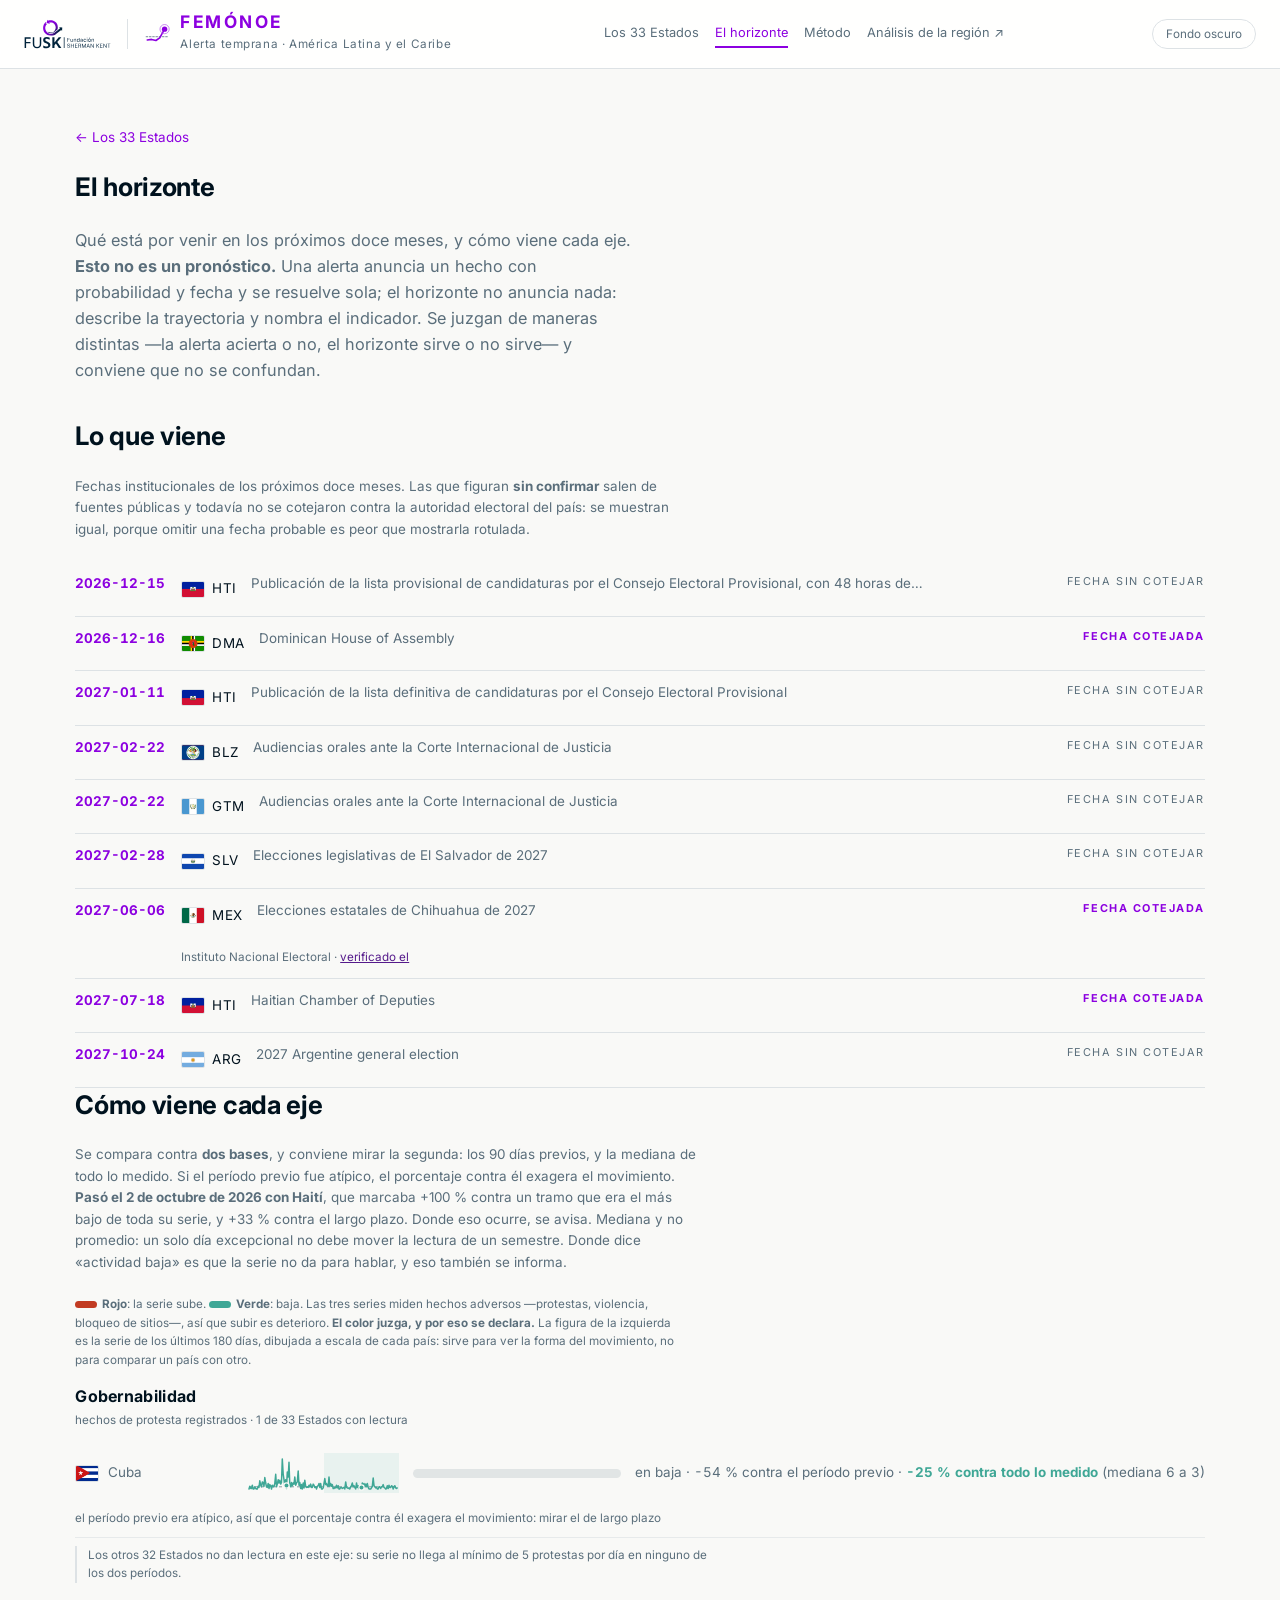
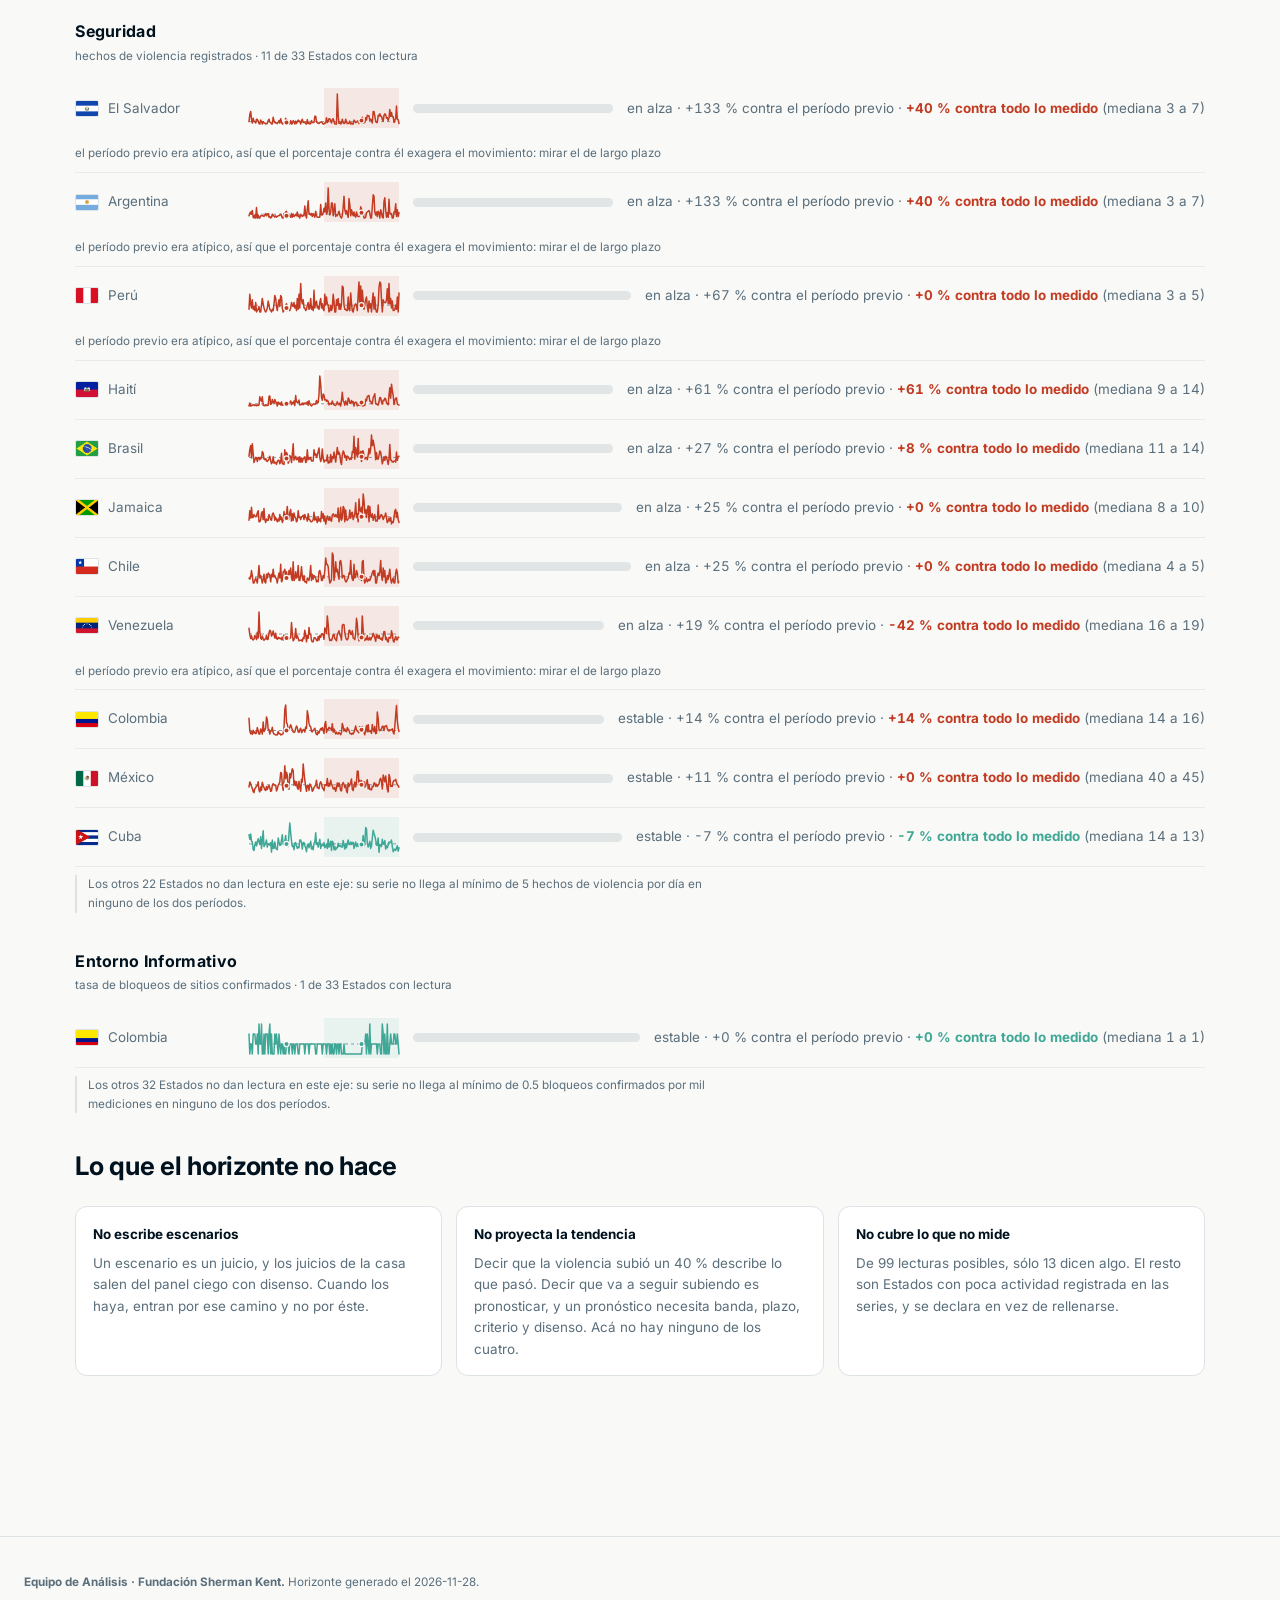
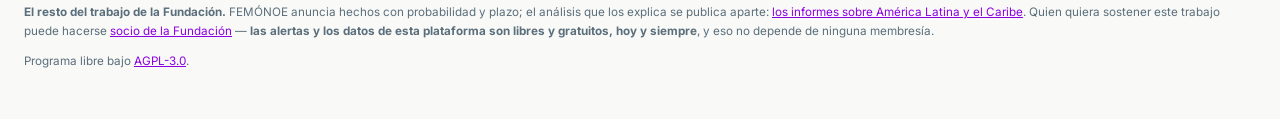
<file: horizonte.html>
<!doctype html>
<html lang="es">
<head>
<meta charset="utf-8">
<meta name="viewport" content="width=device-width, initial-scale=1">
<!-- Medicion. Es la MISMA etiqueta de la Fundacion que ya usa SIWA: una sola
     propiedad y un solo flujo para las tres plataformas, que se separan despues
     por nombre de host. Si la propiedad cambia, se cambia SOLO esta linea.
     * anonymize_ip: la IP del visitante se recorta antes de guardarse.
     * linker.domains nombra los CUATRO dominios de la casa. Sin eso, un salto
       entre plataformas crea un usuario nuevo y una sesion nueva, y el dato de
       que las plataformas se alimentan entre si no se podria demostrar.
     * El evento de entrada NO se dispara aca. La casa lo crea del lado de
       Analytics, como `siwa_entrada`, a partir de page_view y la direccion.
     * PENDIENTE DE LA DIRECCION: esto instala cookies de medicion; corresponde
       el aviso de privacidad y el consentimiento (Ley 25.326). -->
<script>
  window.FEMONOE_GA = "G-L9ZDDH81GB";
</script>
<script async src="https://www.googletagmanager.com/gtag/js?id=G-L9ZDDH81GB"></script>
<script>
  window.dataLayer = window.dataLayer || [];
  function gtag(){dataLayer.push(arguments);}
  gtag('js', new Date());
  gtag('config', window.FEMONOE_GA, {
    anonymize_ip: true,
    linker: { domains: ['fundacionkent.org', 'siwa.fundacionkent.org',
                        'femonoe.fundacionkent.org', 'ysyry.fundacionkent.org'] }
  });
</script>
<title>El horizonte · FEMÓNOE</title>
<meta name="description" content="Lo que viene en los 33 Estados: calendario institucional, cómo viene cada eje y qué está mirando la plataforma.">
<!-- Cómo se ve el enlace al compartirse. La tarjeta la genera
     `herramientas/tarjeta_redes.py` con la paleta del manual: no es un PNG
     suelto que alguien dibujó una vez. -->
<meta property="og:type" content="website">
<meta property="og:site_name" content="FEMÓNOE · Fundación Sherman Kent">
<meta property="og:locale" content="es_AR">
<meta property="og:title" content="El horizonte · FEMÓNOE">
<meta property="og:description" content="Lo que viene en los 33 Estados: calendario institucional, cómo viene cada eje y qué está mirando la plataforma.">
<link rel="canonical" href="https://femonoe.fundacionkent.org/horizonte.html">
<meta property="og:url" content="https://femonoe.fundacionkent.org/horizonte.html">
<meta property="og:image" content="https://femonoe.fundacionkent.org/marca/femonoe-compartir.png?v=b9ab0bce">
<meta property="og:image:width" content="1200">
<meta property="og:image:height" content="630">
<meta property="og:image:alt" content="FEMÓNOE · alerta temprana para América Latina y el Caribe">
<meta name="twitter:card" content="summary_large_image">
<meta name="twitter:title" content="El horizonte · FEMÓNOE">
<meta name="twitter:description" content="Lo que viene en los 33 Estados: calendario institucional, cómo viene cada eje y qué está mirando la plataforma.">
<meta name="twitter:image" content="https://femonoe.fundacionkent.org/marca/femonoe-compartir.png?v=b9ab0bce">
<meta name="description" content="Qué viene en los próximos doce meses en América
  Latina y el Caribe, y cómo viene cada eje. No es un pronóstico: es qué mirar.">
<link rel="preconnect" href="https://fonts.gstatic.com" crossorigin>
<link rel="stylesheet" href="https://fonts.googleapis.com/css2?family=Inter:wght@400;500;700&display=swap">
<link rel="stylesheet" href="estilos.css?v=2e6076b7">
</head>
<body>

<div class="franja">
  <div class="marca">
    <a href="https://fundacionkent.org/?utm_source=femonoe&amp;utm_medium=referral&amp;utm_campaign=tablero" target="_blank" rel="noopener"
       title="Ir a la web de la Fundación Sherman Kent">
      <img class="logo claro" src="marca/fusk-lockup-color.svg" alt="Fundación Sherman Kent">
      <img class="logo oscuro" src="marca/fusk-lockup-blanco.svg" alt="Fundación Sherman Kent"></a>
    <div class="sep"></div>
    <a class="nombre" href="index.html" title="Volver a la portada de FEMÓNOE">
      <img class="icono" src="marca/femonoe-marca.svg" alt="">
      <div><h1>FEMÓNOE</h1><small>Alerta temprana · América Latina y el Caribe</small></div>
    </a>
  </div>
  <nav class="franja-nav"><a href="index.html">Los 33 Estados</a>
    <span class="nav-aqui" aria-current="page">El horizonte</span>
    <a href="metodo.html">Método</a>
    <a href="https://fundacionkent.org/articulos/?utm_source=femonoe&amp;utm_medium=referral&amp;utm_campaign=franja" target="_blank" rel="noopener">Análisis de la región ↗</a></nav>
  <div class="franja-derecha">
    <button type="button" id="tema" class="tema" aria-pressed="false">Fondo oscuro</button>
  </div>
</div>

<main class="dictamen ancho">
  <a class="volver" href="index.html">&larr; Los 33 Estados</a>

  <div class="hero">
    <h2>El horizonte</h2>
    <p>Qué está por venir en los próximos doce meses, y cómo viene cada eje.
      <b>Esto no es un pronóstico.</b> Una alerta anuncia un hecho con
      probabilidad y fecha y se resuelve sola; el horizonte no anuncia nada:
      describe la trayectoria y nombra el indicador. Se juzgan de maneras
      distintas —la alerta acierta o no, el horizonte sirve o no sirve— y
      conviene que no se confundan.</p>
  </div>

  <h2>Lo que viene</h2>
  <p class="referencia">Fechas institucionales de los próximos doce meses. Las
    que figuran <b>sin confirmar</b> salen de fuentes públicas y todavía no se
    cotejaron contra la autoridad electoral del país: se muestran igual, porque
    omitir una fecha probable es peor que mostrarla rotulada.</p>
  <ul class="calendario"><li><time>2026-12-15</time><span class="pais"><img class="bandera" src="banderas/HTI.png" alt="" width="24" height="17" loading="lazy"><span class="iso">HTI</span></span><span class="que">Publicación de la lista provisional de candidaturas por el Consejo Electoral Provisional, con 48 horas de…</span><span class="sello porconf">fecha sin cotejar</span></li><li><time>2026-12-16</time><span class="pais"><img class="bandera" src="banderas/DMA.png" alt="" width="24" height="17" loading="lazy"><span class="iso">DMA</span></span><span class="que">Dominican House of Assembly</span><span class="sello ok">fecha cotejada</span></li><li><time>2027-01-11</time><span class="pais"><img class="bandera" src="banderas/HTI.png" alt="" width="24" height="17" loading="lazy"><span class="iso">HTI</span></span><span class="que">Publicación de la lista definitiva de candidaturas por el Consejo Electoral Provisional</span><span class="sello porconf">fecha sin cotejar</span></li><li><time>2027-02-22</time><span class="pais"><img class="bandera" src="banderas/BLZ.png" alt="" width="24" height="17" loading="lazy"><span class="iso">BLZ</span></span><span class="que">Audiencias orales ante la Corte Internacional de Justicia</span><span class="sello porconf">fecha sin cotejar</span></li><li><time>2027-02-22</time><span class="pais"><img class="bandera" src="banderas/GTM.png" alt="" width="24" height="17" loading="lazy"><span class="iso">GTM</span></span><span class="que">Audiencias orales ante la Corte Internacional de Justicia</span><span class="sello porconf">fecha sin cotejar</span></li><li><time>2027-02-28</time><span class="pais"><img class="bandera" src="banderas/SLV.png" alt="" width="24" height="17" loading="lazy"><span class="iso">SLV</span></span><span class="que">Elecciones legislativas de El Salvador de 2027</span><span class="sello porconf">fecha sin cotejar</span></li><li><time>2027-06-06</time><span class="pais"><img class="bandera" src="banderas/MEX.png" alt="" width="24" height="17" loading="lazy"><span class="iso">MEX</span></span><span class="que">Elecciones estatales de Chihuahua de 2027</span><span class="sello ok">fecha cotejada</span><span class="nota-fecha">Instituto Nacional Electoral · <a href="" target="_blank" rel="noopener">verificado el </a></span></li><li><time>2027-07-18</time><span class="pais"><img class="bandera" src="banderas/HTI.png" alt="" width="24" height="17" loading="lazy"><span class="iso">HTI</span></span><span class="que">Haitian Chamber of Deputies</span><span class="sello ok">fecha cotejada</span></li><li><time>2027-10-24</time><span class="pais"><img class="bandera" src="banderas/ARG.png" alt="" width="24" height="17" loading="lazy"><span class="iso">ARG</span></span><span class="que">2027 Argentine general election</span><span class="sello porconf">fecha sin cotejar</span></li></ul>

  <h2>Cómo viene cada eje</h2>
  <p class="referencia">Se compara contra <b>dos bases</b>, y conviene mirar la
    segunda: los 90 días previos, y la mediana de todo lo medido. Si el
    período previo fue atípico, el porcentaje contra él exagera el movimiento.
    <b>Pasó el 2 de octubre de 2026 con Haití</b>, que marcaba +100 % contra un
    tramo que era el más bajo de toda su serie, y +33 % contra el largo plazo.
    Donde eso ocurre, se avisa. Mediana y no promedio: un solo día excepcional no
    debe mover la lectura de un semestre. Donde dice «actividad baja» es que la
    serie no da para hablar, y eso también se informa.</p>
  <p class="leyenda-color"><span class="llave sube"></span><b>Rojo</b>: la serie
    sube. <span class="llave baja"></span><b>Verde</b>: baja. Las tres series
    miden hechos adversos —protestas, violencia, bloqueo de sitios—, así que
    subir es deterioro. <b>El color juzga, y por eso se declara.</b> La figura
    de la izquierda es la serie de los últimos 180 días, dibujada a escala de
    cada país: sirve para ver la forma del movimiento, no para comparar un país
    con otro.</p>
  <section class="bloque-eje"><h3>gobernabilidad</h3><p class="de-donde" title="serie: eventos_protesta">hechos de protesta registrados · 1 de 33 Estados con lectura</p><ul class="bandas"><li class="baja revela"><span class="banda"><img class="bandera" src="banderas/CUB.png" alt="" width="24" height="17" loading="lazy"><span>Cuba</span></span><svg class="chispa baja" viewBox="0 0 150 40" width="150" height="40" role="img"><title>Cuba · gobernabilidad. Los 180 días de la serie. El tramo sombreado es el período reciente, que se compara con el anterior: mediana 6 a 3. La línea punteada es la mediana de todo lo medido.</title><rect class="tramo" x="75.0" y="0" width="75.0" height="40"/><line class="mediana" x1="0" y1="33.8" x2="150" y2="33.8"/><polyline class="linea trazo" points="0.0,36.0 0.8,33.3 1.7,35.5 2.5,35.5 3.3,32.2 4.2,36.0 5.0,36.0 5.8,33.8 6.7,35.5 7.5,36.0 8.3,36.0 9.2,33.3 10.0,34.4 10.8,27.8 11.7,32.2 12.5,33.8 13.3,28.9 14.2,29.5 15.0,33.3 15.8,24.5 16.7,30.0 17.5,33.8 18.3,34.4 19.2,30.5 20.0,35.5 20.8,31.6 21.7,32.7 22.5,36.0 23.3,32.2 24.2,33.8 25.0,33.3 25.8,30.5 26.7,21.3 27.5,33.8 28.3,31.1 29.2,26.7 30.0,30.0 30.8,27.3 31.7,31.1 32.5,29.5 33.3,6.0 34.2,21.3 35.0,26.7 35.8,33.8 36.7,26.7 37.5,35.5 38.3,19.1 39.2,24.0 40.0,9.3 40.8,32.2 41.7,33.8 42.5,29.5 43.3,32.7 44.2,30.0 45.0,31.1 45.8,24.0 46.7,32.2 47.5,30.0 48.3,28.9 49.2,18.0 50.0,32.2 50.8,29.5 51.7,35.5 52.5,31.6 53.3,36.0 54.2,30.0 55.0,34.9 55.8,27.3 56.7,33.3 57.5,34.4 58.3,33.8 59.2,34.4 60.0,32.2 60.8,33.8 61.7,31.1 62.5,34.4 63.3,34.4 64.2,31.1 65.0,32.2 65.8,34.4 66.7,33.8 67.5,36.0 68.3,33.3 69.2,32.7 70.0,30.5 70.8,34.4 71.7,30.5 72.5,36.0 73.3,36.0 74.2,34.9 75.0,30.5 75.8,25.6 76.7,31.6 77.5,30.5 78.3,32.7 79.2,33.3 80.0,24.0 80.8,33.3 81.7,30.5 82.5,33.3 83.3,31.6 84.2,35.5 85.0,35.5 85.8,34.4 86.7,34.9 87.5,32.2 88.3,34.9 89.2,32.7 90.0,36.0 90.8,36.0 91.7,34.4 92.5,34.4 93.3,35.5 94.2,34.9 95.0,34.4 95.8,36.0 96.7,28.9 97.5,34.4 98.3,34.9 99.2,35.5 100.0,34.9 100.8,36.0 101.7,33.8 102.5,32.7 103.3,30.0 104.2,33.8 105.0,32.7 105.8,34.4 106.7,36.0 107.5,30.0 108.3,34.4 109.2,32.7 110.0,35.5 110.8,35.5 111.7,36.0 112.5,34.9 113.3,30.0 114.2,34.4 115.0,30.5 115.8,33.8 116.7,31.1 117.5,33.8 118.3,30.5 119.2,34.4 120.0,36.0 120.8,36.0 121.7,36.0 122.5,34.9 123.3,33.3 124.2,25.1 125.0,32.7 125.8,33.8 126.7,34.9 127.5,34.4 128.3,36.0 129.2,36.0 130.0,33.8 130.8,33.8 131.7,35.5 132.5,33.8 133.3,33.8 134.2,31.6 135.0,34.4 135.8,34.9 136.7,36.0 137.5,35.5 138.3,32.7 139.2,35.5 140.0,32.2 140.8,34.4 141.7,34.4 142.5,32.7 143.3,33.3 144.2,36.0 145.0,33.8 145.8,32.7 146.7,34.9 147.5,35.5 148.3,34.9 149.2,34.4 150.0,34.9" stroke-dasharray="635" style="--largo:635"/><circle class="punto" cx="37.5" cy="32.5" r="2.6"/><circle class="punto" cx="112.5" cy="34.4" r="2.6"/></svg><span class="riel"><span class="lleno avanza" style="--hasta:54%"></span></span><span class="cuenta">en baja · -54 % contra el período previo · <b>-25 % contra todo lo medido</b> (mediana 6 a 3)</span><span class="nota-fecha">el período previo era atípico, así que el porcentaje contra él exagera el movimiento: mirar el de largo plazo</span></li></ul><p class="callados">Los otros 32 Estados no dan lectura en este eje: su serie no llega al mínimo de 5 protestas por día en ninguno de los dos períodos.</p></section><section class="bloque-eje"><h3>seguridad</h3><p class="de-donde" title="serie: eventos_violencia">hechos de violencia registrados · 11 de 33 Estados con lectura</p><ul class="bandas"><li class="sube revela"><span class="banda"><img class="bandera" src="banderas/SLV.png" alt="" width="24" height="17" loading="lazy"><span>El Salvador</span></span><svg class="chispa sube" viewBox="0 0 150 40" width="150" height="40" role="img"><title>El Salvador · seguridad. Los 180 días de la serie. El tramo sombreado es el período reciente, que se compara con el anterior: mediana 3 a 7. La línea punteada es la mediana de todo lo medido.</title><rect class="tramo" x="75.0" y="0" width="75.0" height="40"/><line class="mediana" x1="0" y1="33.6" x2="150" y2="33.6"/><polyline class="linea trazo" points="0.0,33.6 0.8,26.8 1.7,23.4 2.5,31.2 3.3,35.0 4.2,30.2 5.0,33.6 5.8,33.6 6.7,35.0 7.5,31.2 8.3,31.2 9.2,33.1 10.0,35.5 10.8,36.0 11.7,32.1 12.5,33.6 13.3,36.0 14.2,33.6 15.0,35.0 15.8,35.0 16.7,36.0 17.5,35.5 18.3,35.5 19.2,32.6 20.0,31.2 20.8,34.1 21.7,34.5 22.5,36.0 23.3,36.0 24.2,29.2 25.0,33.1 25.8,34.5 26.7,35.0 27.5,35.0 28.3,35.5 29.2,34.1 30.0,32.6 30.8,35.0 31.7,30.7 32.5,34.1 33.3,36.0 34.2,35.5 35.0,35.5 35.8,34.1 36.7,30.2 37.5,35.0 38.3,32.1 39.2,32.6 40.0,36.0 40.8,35.5 41.7,32.6 42.5,36.0 43.3,35.5 44.2,32.6 45.0,33.6 45.8,36.0 46.7,33.1 47.5,35.5 48.3,33.6 49.2,32.1 50.0,33.6 50.8,33.1 51.7,36.0 52.5,33.1 53.3,31.2 54.2,34.5 55.0,34.5 55.8,34.1 56.7,35.5 57.5,36.0 58.3,31.6 59.2,35.5 60.0,34.5 60.8,36.0 61.7,35.5 62.5,32.6 63.3,34.5 64.2,34.5 65.0,34.5 65.8,28.3 66.7,28.3 67.5,33.6 68.3,35.0 69.2,35.0 70.0,35.5 70.8,34.5 71.7,34.1 72.5,34.1 73.3,35.0 74.2,36.0 75.0,36.0 75.8,35.0 76.7,35.0 77.5,29.7 78.3,34.5 79.2,33.1 80.0,30.7 80.8,30.7 81.7,33.1 82.5,35.0 83.3,31.6 84.2,30.7 85.0,33.6 85.8,36.0 86.7,35.5 87.5,36.0 88.3,6.0 89.2,27.8 90.0,35.5 90.8,34.1 91.7,36.0 92.5,35.0 93.3,31.2 94.2,34.5 95.0,35.5 95.8,35.0 96.7,31.2 97.5,34.5 98.3,35.5 99.2,35.5 100.0,35.0 100.8,33.1 101.7,36.0 102.5,35.0 103.3,36.0 104.2,36.0 105.0,32.1 105.8,33.1 106.7,34.5 107.5,34.5 108.3,33.1 109.2,33.1 110.0,35.5 110.8,32.6 111.7,34.5 112.5,32.1 113.3,29.2 114.2,35.0 115.0,34.5 115.8,34.5 116.7,29.7 117.5,32.1 118.3,27.3 119.2,27.8 120.0,27.8 120.8,32.6 121.7,31.2 122.5,32.1 123.3,35.0 124.2,23.4 125.0,23.4 125.8,27.8 126.7,33.6 127.5,34.5 128.3,34.5 129.2,27.3 130.0,28.3 130.8,25.8 131.7,28.3 132.5,28.3 133.3,31.6 134.2,33.1 135.0,27.3 135.8,25.8 136.7,26.8 137.5,30.2 138.3,29.7 139.2,32.6 140.0,29.7 140.8,21.5 141.7,28.3 142.5,24.4 143.3,28.7 144.2,28.7 145.0,34.5 145.8,32.6 146.7,30.2 147.5,18.1 148.3,31.2 149.2,31.6 150.0,35.5" stroke-dasharray="520" style="--largo:520"/><circle class="punto" cx="37.5" cy="34.5" r="2.6"/><circle class="punto" cx="112.5" cy="32.6" r="2.6"/></svg><span class="riel"><span class="lleno avanza" style="--hasta:100%"></span></span><span class="cuenta">en alza · +133 % contra el período previo · <b>+40 % contra todo lo medido</b> (mediana 3 a 7)</span><span class="nota-fecha">el período previo era atípico, así que el porcentaje contra él exagera el movimiento: mirar el de largo plazo</span></li><li class="sube revela"><span class="banda"><img class="bandera" src="banderas/ARG.png" alt="" width="24" height="17" loading="lazy"><span>Argentina</span></span><svg class="chispa sube" viewBox="0 0 150 40" width="150" height="40" role="img"><title>Argentina · seguridad. Los 180 días de la serie. El tramo sombreado es el período reciente, que se compara con el anterior: mediana 3 a 7. La línea punteada es la mediana de todo lo medido.</title><rect class="tramo" x="75.0" y="0" width="75.0" height="40"/><line class="mediana" x1="0" y1="32.2" x2="150" y2="32.2"/><polyline class="linea trazo" points="0.0,33.8 0.8,31.5 1.7,30.0 2.5,32.2 3.3,28.5 4.2,35.2 5.0,36.0 5.8,33.0 6.7,36.0 7.5,25.5 8.3,36.0 9.2,33.0 10.0,36.0 10.8,36.0 11.7,33.8 12.5,33.8 13.3,33.8 14.2,33.8 15.0,34.5 15.8,33.0 16.7,31.5 17.5,33.8 18.3,32.2 19.2,31.5 20.0,35.2 20.8,34.5 21.7,36.0 22.5,35.2 23.3,32.2 24.2,33.8 25.0,33.8 25.8,35.2 26.7,33.8 27.5,35.2 28.3,34.5 29.2,33.8 30.0,33.8 30.8,33.0 31.7,32.2 32.5,33.8 33.3,36.0 34.2,36.0 35.0,31.5 35.8,32.2 36.7,30.0 37.5,29.2 38.3,33.8 39.2,31.5 40.0,32.2 40.8,34.5 41.7,35.2 42.5,31.5 43.3,35.2 44.2,32.2 45.0,34.5 45.8,33.8 46.7,32.2 47.5,33.8 48.3,30.0 49.2,34.5 50.0,33.8 50.8,36.0 51.7,32.2 52.5,33.8 53.3,34.5 54.2,33.0 55.0,33.8 55.8,24.0 56.7,33.0 57.5,36.0 58.3,27.0 59.2,18.8 60.0,32.2 60.8,31.5 61.7,33.0 62.5,31.5 63.3,34.5 64.2,31.5 65.0,33.0 65.8,35.2 66.7,29.2 67.5,33.8 68.3,35.2 69.2,35.2 70.0,35.2 70.8,35.2 71.7,22.5 72.5,33.0 73.3,33.0 74.2,30.8 75.0,26.2 75.8,30.0 76.7,21.0 77.5,32.2 78.3,30.0 79.2,6.0 80.0,27.0 80.8,33.0 81.7,30.0 82.5,21.0 83.3,21.0 84.2,33.8 85.0,28.5 85.8,21.8 86.7,34.5 87.5,33.0 88.3,33.8 89.2,31.5 90.0,29.2 90.8,33.0 91.7,35.2 92.5,36.0 93.3,33.8 94.2,24.8 95.0,14.2 95.8,27.8 96.7,31.5 97.5,28.5 98.3,32.2 99.2,35.2 100.0,16.5 100.8,22.5 101.7,33.8 102.5,27.8 103.3,30.8 104.2,33.8 105.0,30.0 105.8,33.8 106.7,35.2 107.5,30.0 108.3,33.8 109.2,34.5 110.0,34.5 110.8,33.8 111.7,24.8 112.5,27.0 113.3,29.2 114.2,30.0 115.0,36.0 115.8,36.0 116.7,35.2 117.5,30.8 118.3,30.0 119.2,29.2 120.0,28.5 120.8,30.8 121.7,36.0 122.5,36.0 123.3,24.8 124.2,12.8 125.0,14.2 125.8,30.0 126.7,33.0 127.5,30.0 128.3,34.5 129.2,29.2 130.0,30.8 130.8,36.0 131.7,27.8 132.5,30.8 133.3,35.2 134.2,36.0 135.0,19.5 135.8,15.8 136.7,28.5 137.5,35.2 138.3,30.8 139.2,35.2 140.0,17.2 140.8,30.8 141.7,32.2 142.5,31.5 143.3,36.0 144.2,36.0 145.0,30.0 145.8,30.8 146.7,21.8 147.5,34.5 148.3,27.8 149.2,34.5 150.0,30.8" stroke-dasharray="788" style="--largo:788"/><circle class="punto" cx="37.5" cy="33.8" r="2.6"/><circle class="punto" cx="112.5" cy="30.8" r="2.6"/></svg><span class="riel"><span class="lleno avanza" style="--hasta:100%"></span></span><span class="cuenta">en alza · +133 % contra el período previo · <b>+40 % contra todo lo medido</b> (mediana 3 a 7)</span><span class="nota-fecha">el período previo era atípico, así que el porcentaje contra él exagera el movimiento: mirar el de largo plazo</span></li><li class="sube revela"><span class="banda"><img class="bandera" src="banderas/PER.png" alt="" width="24" height="17" loading="lazy"><span>Perú</span></span><svg class="chispa sube" viewBox="0 0 150 40" width="150" height="40" role="img"><title>Perú · seguridad. Los 180 días de la serie. El tramo sombreado es el período reciente, que se compara con el anterior: mediana 3 a 5. La línea punteada es la mediana de todo lo medido.</title><rect class="tramo" x="75.0" y="0" width="75.0" height="40"/><line class="mediana" x1="0" y1="29.2" x2="150" y2="29.2"/><polyline class="linea trazo" points="0.0,33.3 0.8,18.3 1.7,27.8 2.5,31.9 3.3,23.7 4.2,33.3 5.0,30.5 5.8,34.6 6.7,26.5 7.5,36.0 8.3,34.6 9.2,33.3 10.0,30.5 10.8,36.0 11.7,36.0 12.5,29.2 13.3,22.4 14.2,27.8 15.0,31.9 15.8,34.6 16.7,36.0 17.5,34.6 18.3,31.9 19.2,25.1 20.0,29.2 20.8,33.3 21.7,34.6 22.5,36.0 23.3,33.3 24.2,34.6 25.0,27.8 25.8,19.6 26.7,22.4 27.5,30.5 28.3,34.6 29.2,27.8 30.0,23.7 30.8,30.5 31.7,19.6 32.5,21.0 33.3,31.9 34.2,36.0 35.0,34.6 35.8,33.3 36.7,30.5 37.5,27.8 38.3,34.6 39.2,31.9 40.0,33.3 40.8,34.6 41.7,31.9 42.5,26.5 43.3,29.2 44.2,30.5 45.0,26.5 45.8,31.9 46.7,29.2 47.5,34.6 48.3,22.4 49.2,33.3 50.0,18.3 50.8,31.9 51.7,7.4 52.5,23.7 53.3,27.8 54.2,23.7 55.0,31.9 55.8,31.9 56.7,34.6 57.5,33.3 58.3,29.2 59.2,26.5 60.0,33.3 60.8,31.9 61.7,22.4 62.5,33.3 63.3,30.5 64.2,34.6 65.0,14.2 65.8,31.9 66.7,26.5 67.5,25.1 68.3,31.9 69.2,30.5 70.0,33.3 70.8,26.5 71.7,22.4 72.5,31.9 73.3,27.8 74.2,33.3 75.0,34.6 75.8,18.3 76.7,29.2 77.5,21.0 78.3,27.8 79.2,29.2 80.0,36.0 80.8,34.6 81.7,29.2 82.5,34.6 83.3,31.9 84.2,18.3 85.0,25.1 85.8,36.0 86.7,36.0 87.5,23.7 88.3,29.2 89.2,22.4 90.0,33.3 90.8,27.8 91.7,33.3 92.5,27.8 93.3,10.1 94.2,11.5 95.0,29.2 95.8,33.3 96.7,33.3 97.5,34.6 98.3,34.6 99.2,21.0 100.0,33.3 100.8,34.6 101.7,16.9 102.5,27.8 103.3,34.6 104.2,36.0 105.0,31.9 105.8,29.2 106.7,27.8 107.5,29.2 108.3,34.6 109.2,18.3 110.0,6.0 110.8,30.5 111.7,10.1 112.5,29.2 113.3,14.2 114.2,25.1 115.0,33.3 115.8,27.8 116.7,23.7 117.5,21.0 118.3,30.5 119.2,36.0 120.0,25.1 120.8,31.9 121.7,27.8 122.5,36.0 123.3,25.1 124.2,16.9 125.0,33.3 125.8,21.0 126.7,33.3 127.5,36.0 128.3,36.0 129.2,29.2 130.0,11.5 130.8,6.0 131.7,7.4 132.5,23.7 133.3,36.0 134.2,23.7 135.0,26.5 135.8,26.5 136.7,26.5 137.5,23.7 138.3,12.8 139.2,27.8 140.0,7.4 140.8,27.8 141.7,22.4 142.5,31.9 143.3,25.1 144.2,34.6 145.0,34.6 145.8,33.3 146.7,29.2 147.5,33.3 148.3,21.0 149.2,36.0 150.0,16.9" stroke-dasharray="1274" style="--largo:1274"/><circle class="punto" cx="37.5" cy="31.9" r="2.6"/><circle class="punto" cx="112.5" cy="29.2" r="2.6"/></svg><span class="riel"><span class="lleno avanza" style="--hasta:67%"></span></span><span class="cuenta">en alza · +67 % contra el período previo · <b>+0 % contra todo lo medido</b> (mediana 3 a 5)</span><span class="nota-fecha">el período previo era atípico, así que el porcentaje contra él exagera el movimiento: mirar el de largo plazo</span></li><li class="sube revela"><span class="banda"><img class="bandera" src="banderas/HTI.png" alt="" width="24" height="17" loading="lazy"><span>Haití</span></span><svg class="chispa sube" viewBox="0 0 150 40" width="150" height="40" role="img"><title>Haití · seguridad. Los 180 días de la serie. El tramo sombreado es el período reciente, que se compara con el anterior: mediana 9 a 14. La línea punteada es la mediana de todo lo medido.</title><rect class="tramo" x="75.0" y="0" width="75.0" height="40"/><line class="mediana" x1="0" y1="33.8" x2="150" y2="33.8"/><polyline class="linea trazo" points="0.0,36.0 0.8,33.0 1.7,36.0 2.5,35.8 3.3,35.2 4.2,34.8 5.0,35.0 5.8,35.5 6.7,35.0 7.5,35.8 8.3,34.8 9.2,35.5 10.0,35.0 10.8,26.8 11.7,30.0 12.5,31.2 13.3,26.8 14.2,35.2 15.0,35.5 15.8,35.8 16.7,34.5 17.5,35.5 18.3,35.5 19.2,35.2 20.0,26.5 20.8,26.0 21.7,34.5 22.5,33.8 23.3,29.5 24.2,32.5 25.0,33.2 25.8,29.5 26.7,32.0 27.5,32.5 28.3,36.0 29.2,32.0 30.0,34.0 30.8,33.0 31.7,35.0 32.5,32.0 33.3,35.2 34.2,35.2 35.0,34.8 35.8,34.8 36.7,34.2 37.5,32.5 38.3,32.2 39.2,34.0 40.0,34.2 40.8,32.5 41.7,31.0 42.5,34.8 43.3,32.5 44.2,33.5 45.0,31.0 45.8,35.5 46.7,25.5 47.5,32.0 48.3,32.0 49.2,32.5 50.0,30.0 50.8,35.0 51.7,34.5 52.5,34.5 53.3,33.0 54.2,34.8 55.0,33.0 55.8,33.8 56.7,33.0 57.5,34.0 58.3,31.8 59.2,35.2 60.0,30.8 60.8,33.8 61.7,35.2 62.5,36.0 63.3,34.8 64.2,34.2 65.0,33.8 65.8,34.5 66.7,33.8 67.5,30.5 68.3,33.0 69.2,32.5 70.0,24.5 70.8,6.0 71.7,14.2 72.5,27.5 73.3,30.2 74.2,24.0 75.0,25.2 75.8,30.0 76.7,29.5 77.5,31.2 78.3,30.2 79.2,31.5 80.0,34.8 80.8,34.0 81.7,33.5 82.5,34.2 83.3,31.0 84.2,33.5 85.0,34.8 85.8,35.2 86.7,35.5 87.5,34.0 88.3,31.8 89.2,34.2 90.0,34.8 90.8,33.0 91.7,36.0 92.5,30.2 93.3,22.2 94.2,31.0 95.0,32.0 95.8,35.2 96.7,31.0 97.5,33.8 98.3,35.0 99.2,28.0 100.0,29.2 100.8,33.2 101.7,33.2 102.5,30.5 103.3,32.5 104.2,31.5 105.0,36.0 105.8,32.8 106.7,32.2 107.5,32.5 108.3,35.8 109.2,35.2 110.0,35.0 110.8,35.2 111.7,34.8 112.5,34.2 113.3,35.5 114.2,36.0 115.0,34.8 115.8,35.5 116.7,29.2 117.5,30.8 118.3,26.5 119.2,26.0 120.0,25.5 120.8,31.2 121.7,31.2 122.5,33.5 123.3,33.8 124.2,27.5 125.0,25.8 125.8,23.8 126.7,33.8 127.5,34.0 128.3,34.8 129.2,35.0 130.0,31.8 130.8,27.5 131.7,28.0 132.5,32.2 133.3,34.0 134.2,30.2 135.0,30.8 135.8,28.2 136.7,28.8 137.5,32.8 138.3,34.0 139.2,34.8 140.0,25.0 140.8,17.8 141.7,28.2 142.5,14.2 143.3,20.5 144.2,25.5 145.0,34.5 145.8,30.8 146.7,28.2 147.5,27.8 148.3,34.0 149.2,34.8 150.0,35.0" stroke-dasharray="530" style="--largo:530"/><circle class="punto" cx="37.5" cy="33.8" r="2.6"/><circle class="punto" cx="112.5" cy="32.4" r="2.6"/></svg><span class="riel"><span class="lleno avanza" style="--hasta:61%"></span></span><span class="cuenta">en alza · +61 % contra el período previo · <b>+61 % contra todo lo medido</b> (mediana 9 a 14)</span></li><li class="sube revela"><span class="banda"><img class="bandera" src="banderas/BRA.png" alt="" width="24" height="17" loading="lazy"><span>Brasil</span></span><svg class="chispa sube" viewBox="0 0 150 40" width="150" height="40" role="img"><title>Brasil · seguridad. Los 180 días de la serie. El tramo sombreado es el período reciente, que se compara con el anterior: mediana 11 a 14. La línea punteada es la mediana de todo lo medido.</title><rect class="tramo" x="75.0" y="0" width="75.0" height="40"/><line class="mediana" x1="0" y1="28.4" x2="150" y2="28.4"/><polyline class="linea trazo" points="0.0,27.2 0.8,20.7 1.7,16.6 2.5,28.9 3.3,14.8 4.2,24.8 5.0,33.6 5.8,31.3 6.7,28.4 7.5,28.9 8.3,32.5 9.2,28.9 10.0,28.4 10.8,30.7 11.7,28.4 12.5,29.5 13.3,22.5 14.2,24.2 15.0,30.1 15.8,30.7 16.7,29.5 17.5,31.9 18.3,32.5 19.2,31.3 20.0,30.1 20.8,27.2 21.7,31.9 22.5,34.8 23.3,33.1 24.2,27.8 25.0,34.2 25.8,33.1 26.7,33.6 27.5,35.4 28.3,32.5 29.2,31.3 30.0,31.3 30.8,34.8 31.7,32.5 32.5,24.2 33.3,34.8 34.2,34.8 35.0,35.4 35.8,20.7 36.7,30.7 37.5,23.6 38.3,25.4 39.2,34.2 40.0,31.9 40.8,26.6 41.7,27.8 42.5,33.6 43.3,25.4 44.2,14.8 45.0,31.3 45.8,29.5 46.7,27.2 47.5,30.7 48.3,30.1 49.2,28.4 50.0,33.1 50.8,27.8 51.7,33.1 52.5,28.9 53.3,33.1 54.2,29.5 55.0,29.5 55.8,27.8 56.7,33.6 57.5,32.5 58.3,20.7 59.2,30.7 60.0,28.4 60.8,30.1 61.7,28.4 62.5,31.9 63.3,31.9 64.2,31.9 65.0,20.7 65.8,26.0 66.7,24.8 67.5,28.4 68.3,26.0 69.2,22.5 70.0,18.9 70.8,28.4 71.7,32.5 72.5,29.5 73.3,20.1 74.2,29.5 75.0,33.1 75.8,31.3 76.7,31.3 77.5,31.9 78.3,26.0 79.2,34.2 80.0,32.5 80.8,33.6 81.7,25.4 82.5,33.1 83.3,27.8 84.2,29.5 85.0,23.1 85.8,27.8 86.7,33.1 87.5,25.4 88.3,18.4 89.2,25.4 90.0,23.1 90.8,25.4 91.7,33.1 92.5,35.4 93.3,26.0 94.2,21.9 95.0,23.6 95.8,28.4 96.7,26.6 97.5,31.3 98.3,27.2 99.2,27.8 100.0,29.5 100.8,30.7 101.7,28.9 102.5,30.1 103.3,22.5 104.2,23.6 105.0,7.2 105.8,30.1 106.7,18.4 107.5,23.6 108.3,27.8 109.2,9.5 110.0,27.2 110.8,28.9 111.7,22.5 112.5,32.5 113.3,21.9 114.2,21.9 115.0,27.2 115.8,30.1 116.7,28.4 117.5,28.4 118.3,30.7 119.2,26.0 120.0,19.5 120.8,24.8 121.7,19.5 122.5,6.0 123.3,16.6 124.2,11.3 125.0,16.0 125.8,20.7 126.7,30.7 127.5,23.6 128.3,30.1 129.2,30.1 130.0,26.6 130.8,21.9 131.7,23.1 132.5,28.9 133.3,34.8 134.2,31.3 135.0,27.8 135.8,31.3 136.7,27.2 137.5,28.4 138.3,31.3 139.2,35.4 140.0,30.1 140.8,15.4 141.7,31.3 142.5,31.3 143.3,33.1 144.2,33.1 145.0,31.9 145.8,31.9 146.7,33.1 147.5,23.1 148.3,31.3 149.2,27.8 150.0,27.2" stroke-dasharray="893" style="--largo:893"/><circle class="punto" cx="37.5" cy="29.5" r="2.6"/><circle class="punto" cx="112.5" cy="27.8" r="2.6"/></svg><span class="riel"><span class="lleno avanza" style="--hasta:27%"></span></span><span class="cuenta">en alza · +27 % contra el período previo · <b>+8 % contra todo lo medido</b> (mediana 11 a 14)</span></li><li class="sube revela"><span class="banda"><img class="bandera" src="banderas/JAM.png" alt="" width="24" height="17" loading="lazy"><span>Jamaica</span></span><svg class="chispa sube" viewBox="0 0 150 40" width="150" height="40" role="img"><title>Jamaica · seguridad. Los 180 días de la serie. El tramo sombreado es el período reciente, que se compara con el anterior: mediana 8 a 10. La línea punteada es la mediana de todo lo medido.</title><rect class="tramo" x="75.0" y="0" width="75.0" height="40"/><line class="mediana" x1="0" y1="28.7" x2="150" y2="28.7"/><polyline class="linea trazo" points="0.0,32.3 0.8,22.8 1.7,30.1 2.5,19.2 3.3,29.4 4.2,29.4 5.0,26.5 5.8,28.0 6.7,28.7 7.5,28.0 8.3,25.0 9.2,22.8 10.0,33.8 10.8,33.8 11.7,31.6 12.5,25.0 13.3,23.6 14.2,31.6 15.0,20.6 15.8,31.6 16.7,34.5 17.5,30.9 18.3,32.3 19.2,32.3 20.0,26.5 20.8,28.7 21.7,31.6 22.5,32.3 23.3,26.5 24.2,25.0 25.0,27.2 25.8,32.3 26.7,29.4 27.5,31.6 28.3,33.8 29.2,30.9 30.0,33.1 30.8,26.5 31.7,31.6 32.5,29.4 33.3,34.5 34.2,32.3 35.0,23.6 35.8,30.9 36.7,26.5 37.5,25.8 38.3,18.4 39.2,31.6 40.0,31.6 40.8,24.3 41.7,21.4 42.5,33.1 43.3,25.8 44.2,32.3 45.0,25.0 45.8,28.7 46.7,30.1 47.5,33.8 48.3,32.3 49.2,22.8 50.0,29.4 50.8,28.7 51.7,31.6 52.5,28.7 53.3,28.7 54.2,27.2 55.0,31.6 55.8,26.5 56.7,29.4 57.5,30.1 58.3,33.1 59.2,25.8 60.0,31.6 60.8,31.6 61.7,33.8 62.5,33.8 63.3,33.1 64.2,31.6 65.0,24.3 65.8,32.3 66.7,29.4 67.5,31.6 68.3,34.5 69.2,28.7 70.0,33.1 70.8,30.9 71.7,33.8 72.5,23.6 73.3,30.1 74.2,25.8 75.0,33.1 75.8,28.0 76.7,36.0 77.5,32.3 78.3,28.0 79.2,30.9 80.0,32.3 80.8,28.7 81.7,32.3 82.5,33.1 83.3,27.2 84.2,25.8 85.0,27.2 85.8,28.7 86.7,26.5 87.5,28.0 88.3,29.4 89.2,19.9 90.0,33.8 90.8,30.9 91.7,19.2 92.5,32.3 93.3,30.1 94.2,18.4 95.0,19.9 95.8,33.8 96.7,22.1 97.5,31.6 98.3,32.3 99.2,30.9 100.0,30.1 100.8,22.1 101.7,30.1 102.5,25.0 103.3,24.3 104.2,31.6 105.0,28.7 105.8,25.8 106.7,14.8 107.5,29.4 108.3,25.8 109.2,33.8 110.0,11.1 110.8,22.1 111.7,23.6 112.5,19.2 113.3,25.8 114.2,6.0 115.0,12.6 115.8,25.0 116.7,21.4 117.5,29.4 118.3,22.1 119.2,17.7 120.0,33.8 120.8,18.4 121.7,28.0 122.5,29.4 123.3,25.8 124.2,32.3 125.0,28.7 125.8,26.5 126.7,33.1 127.5,33.1 128.3,33.1 129.2,17.0 130.0,30.9 130.8,30.1 131.7,27.2 132.5,26.5 133.3,28.0 134.2,31.6 135.0,29.4 135.8,28.0 136.7,25.0 137.5,30.1 138.3,34.5 139.2,33.1 140.0,30.1 140.8,33.1 141.7,29.4 142.5,36.0 143.3,33.8 144.2,34.5 145.0,30.1 145.8,22.8 146.7,21.4 147.5,29.4 148.3,24.3 149.2,31.6 150.0,34.5" stroke-dasharray="929" style="--largo:929"/><circle class="punto" cx="37.5" cy="30.1" r="2.6"/><circle class="punto" cx="112.5" cy="28.7" r="2.6"/></svg><span class="riel"><span class="lleno avanza" style="--hasta:25%"></span></span><span class="cuenta">en alza · +25 % contra el período previo · <b>+0 % contra todo lo medido</b> (mediana 8 a 10)</span></li><li class="sube revela"><span class="banda"><img class="bandera" src="banderas/CHL.png" alt="" width="24" height="17" loading="lazy"><span>Chile</span></span><svg class="chispa sube" viewBox="0 0 150 40" width="150" height="40" role="img"><title>Chile · seguridad. Los 180 días de la serie. El tramo sombreado es el período reciente, que se compara con el anterior: mediana 4 a 5. La línea punteada es la mediana de todo lo medido.</title><rect class="tramo" x="75.0" y="0" width="75.0" height="40"/><line class="mediana" x1="0" y1="29.8" x2="150" y2="29.8"/><polyline class="linea trazo" points="0.0,31.0 0.8,32.2 1.7,29.8 2.5,23.5 3.3,28.5 4.2,36.0 5.0,36.0 5.8,33.5 6.7,31.0 7.5,33.5 8.3,36.0 9.2,28.5 10.0,18.5 10.8,31.0 11.7,28.5 12.5,32.2 13.3,36.0 14.2,32.2 15.0,27.2 15.8,34.8 16.7,36.0 17.5,27.2 18.3,31.0 19.2,26.0 20.0,27.2 20.8,28.5 21.7,34.8 22.5,27.2 23.3,29.8 24.2,22.2 25.0,29.8 25.8,28.5 26.7,31.0 27.5,32.2 28.3,36.0 29.2,29.8 30.0,26.0 30.8,31.0 31.7,17.2 32.5,34.8 33.3,33.5 34.2,24.8 35.0,24.8 35.8,22.2 36.7,31.0 37.5,24.8 38.3,32.2 39.2,29.8 40.0,23.5 40.8,27.2 41.7,21.0 42.5,31.0 43.3,33.5 44.2,14.8 45.0,33.5 45.8,32.2 46.7,24.8 47.5,31.0 48.3,29.8 49.2,18.5 50.0,33.5 50.8,33.5 51.7,28.5 52.5,19.8 53.3,29.8 54.2,33.5 55.0,28.5 55.8,34.8 56.7,34.8 57.5,36.0 58.3,31.0 59.2,32.2 60.0,33.5 60.8,28.5 61.7,18.5 62.5,33.5 63.3,27.2 64.2,32.2 65.0,28.5 65.8,29.8 66.7,31.0 67.5,34.8 68.3,33.5 69.2,34.8 70.0,24.8 70.8,23.5 71.7,27.2 72.5,33.5 73.3,33.5 74.2,28.5 75.0,31.0 75.8,23.5 76.7,11.0 77.5,17.2 78.3,17.2 79.2,19.8 80.0,29.8 80.8,36.0 81.7,34.8 82.5,32.2 83.3,6.0 84.2,8.5 85.0,33.5 85.8,27.2 86.7,14.8 87.5,24.8 88.3,22.2 89.2,28.5 90.0,32.2 90.8,14.8 91.7,13.5 92.5,18.5 93.3,31.0 94.2,28.5 95.0,28.5 95.8,32.2 96.7,34.8 97.5,34.8 98.3,32.2 99.2,31.0 100.0,26.0 100.8,27.2 101.7,13.5 102.5,27.2 103.3,32.2 104.2,33.5 105.0,17.2 105.8,31.0 106.7,29.8 107.5,23.5 108.3,26.0 109.2,29.8 110.0,31.0 110.8,32.2 111.7,31.0 112.5,33.5 113.3,14.8 114.2,13.5 115.0,32.2 115.8,36.0 116.7,33.5 117.5,31.0 118.3,34.8 119.2,33.5 120.0,32.2 120.8,33.5 121.7,31.0 122.5,28.5 123.3,26.0 124.2,23.5 125.0,28.5 125.8,23.5 126.7,36.0 127.5,36.0 128.3,29.8 129.2,26.0 130.0,28.5 130.8,24.8 131.7,13.5 132.5,28.5 133.3,33.5 134.2,21.0 135.0,29.8 135.8,23.5 136.7,36.0 137.5,34.8 138.3,28.5 139.2,32.2 140.0,27.2 140.8,22.2 141.7,32.2 142.5,36.0 143.3,33.5 144.2,31.0 145.0,36.0 145.8,36.0 146.7,26.0 147.5,22.2 148.3,26.0 149.2,36.0 150.0,33.5" stroke-dasharray="1031" style="--largo:1031"/><circle class="punto" cx="37.5" cy="31.0" r="2.6"/><circle class="punto" cx="112.5" cy="29.8" r="2.6"/></svg><span class="riel"><span class="lleno avanza" style="--hasta:25%"></span></span><span class="cuenta">en alza · +25 % contra el período previo · <b>+0 % contra todo lo medido</b> (mediana 4 a 5)</span></li><li class="sube revela"><span class="banda"><img class="bandera" src="banderas/VEN.png" alt="" width="24" height="17" loading="lazy"><span>Venezuela</span></span><svg class="chispa sube" viewBox="0 0 150 40" width="150" height="40" role="img"><title>Venezuela · seguridad. Los 180 días de la serie. El tramo sombreado es el período reciente, que se compara con el anterior: mediana 16 a 19. La línea punteada es la mediana de todo lo medido.</title><rect class="tramo" x="75.0" y="0" width="75.0" height="40"/><line class="mediana" x1="0" y1="28.0" x2="150" y2="28.0"/><polyline class="linea trazo" points="0.0,22.3 0.8,28.4 1.7,32.6 2.5,29.7 3.3,33.1 4.2,34.0 5.0,33.1 5.8,29.4 6.7,31.4 7.5,33.6 8.3,26.2 9.2,32.1 10.0,6.0 10.8,25.3 11.7,32.1 12.5,33.3 13.3,30.1 14.2,32.8 15.0,34.3 15.8,33.1 16.7,33.1 17.5,29.2 18.3,33.6 19.2,33.1 20.0,27.0 20.8,24.3 21.7,25.3 22.5,30.1 23.3,28.4 24.2,25.0 25.0,28.7 25.8,32.1 26.7,27.2 27.5,32.3 28.3,33.3 29.2,31.4 30.0,32.6 30.8,31.9 31.7,32.6 32.5,33.6 33.3,31.1 34.2,34.0 35.0,28.9 35.8,32.1 36.7,32.8 37.5,32.8 38.3,33.1 39.2,31.6 40.0,32.8 40.8,32.6 41.7,31.6 42.5,16.5 43.3,27.2 44.2,34.8 45.0,33.6 45.8,31.4 46.7,22.6 47.5,32.3 48.3,29.7 49.2,32.6 50.0,34.8 50.8,34.5 51.7,34.3 52.5,33.8 53.3,35.3 54.2,31.6 55.0,32.6 55.8,24.3 56.7,28.4 57.5,35.8 58.3,29.4 59.2,32.3 60.0,21.6 60.8,28.2 61.7,28.7 62.5,34.3 63.3,35.8 64.2,35.8 65.0,31.9 65.8,31.6 66.7,32.6 67.5,34.3 68.3,34.8 69.2,30.4 70.0,34.0 70.8,29.4 71.7,31.4 72.5,28.0 73.3,27.7 74.2,29.2 75.0,33.3 75.8,22.1 76.7,22.8 77.5,27.5 78.3,9.9 79.2,18.7 80.0,30.4 80.8,34.5 81.7,34.0 82.5,34.5 83.3,32.3 84.2,28.4 85.0,28.7 85.8,32.6 86.7,33.3 87.5,34.8 88.3,28.2 89.2,27.0 90.0,24.8 90.8,28.4 91.7,30.4 92.5,34.0 93.3,19.2 94.2,18.4 95.0,18.7 95.8,26.7 96.7,31.4 97.5,33.6 98.3,33.8 99.2,32.1 100.0,24.5 100.8,24.3 101.7,28.2 102.5,28.4 103.3,24.8 104.2,32.1 105.0,32.6 105.8,33.6 106.7,27.2 107.5,12.3 108.3,17.7 109.2,31.1 110.0,34.8 110.8,29.2 111.7,33.3 112.5,31.4 113.3,10.1 114.2,24.3 115.0,32.8 115.8,34.5 116.7,32.3 117.5,33.6 118.3,29.7 119.2,34.0 120.0,33.8 120.8,31.4 121.7,34.0 122.5,31.9 123.3,30.9 124.2,27.2 125.0,29.2 125.8,31.9 126.7,35.3 127.5,28.9 128.3,29.7 129.2,32.3 130.0,29.2 130.8,32.3 131.7,33.3 132.5,32.1 133.3,34.3 134.2,30.1 135.0,25.5 135.8,25.8 136.7,33.6 137.5,31.6 138.3,34.8 139.2,36.0 140.0,31.4 140.8,31.6 141.7,32.1 142.5,24.8 143.3,28.2 144.2,34.8 145.0,36.0 145.8,33.1 146.7,30.4 147.5,33.8 148.3,33.8 149.2,30.9 150.0,31.9" stroke-dasharray="726" style="--largo:726"/><circle class="punto" cx="37.5" cy="32.1" r="2.6"/><circle class="punto" cx="112.5" cy="31.4" r="2.6"/></svg><span class="riel"><span class="lleno avanza" style="--hasta:19%"></span></span><span class="cuenta">en alza · +19 % contra el período previo · <b>-42 % contra todo lo medido</b> (mediana 16 a 19)</span><span class="nota-fecha">el período previo era atípico, así que el porcentaje contra él exagera el movimiento: mirar el de largo plazo</span></li><li class="sube revela"><span class="banda"><img class="bandera" src="banderas/COL.png" alt="" width="24" height="17" loading="lazy"><span>Colombia</span></span><svg class="chispa sube" viewBox="0 0 150 40" width="150" height="40" role="img"><title>Colombia · seguridad. Los 180 días de la serie. El tramo sombreado es el período reciente, que se compara con el anterior: mediana 14 a 16. La línea punteada es la mediana de todo lo medido.</title><rect class="tramo" x="75.0" y="0" width="75.0" height="40"/><line class="mediana" x1="0" y1="31.5" x2="150" y2="31.5"/><polyline class="linea trazo" points="0.0,19.2 0.8,32.1 1.7,34.7 2.5,32.8 3.3,35.4 4.2,31.2 5.0,34.1 5.8,32.8 6.7,34.7 7.5,33.7 8.3,28.6 9.2,31.8 10.0,35.0 10.8,35.0 11.7,29.9 12.5,31.2 13.3,35.0 14.2,23.1 15.0,32.5 15.8,31.2 16.7,28.9 17.5,17.9 18.3,20.8 19.2,30.2 20.0,30.5 20.8,35.0 21.7,31.8 22.5,31.8 23.3,28.3 24.2,33.7 25.0,35.0 25.8,35.4 26.7,36.0 27.5,36.0 28.3,35.7 29.2,32.5 30.0,34.7 30.8,34.4 31.7,36.0 32.5,35.4 33.3,35.4 34.2,34.4 35.0,28.6 35.8,10.5 36.7,6.0 37.5,23.7 38.3,25.0 39.2,30.5 40.0,30.8 40.8,28.3 41.7,25.7 42.5,28.3 43.3,30.8 44.2,33.1 45.0,33.4 45.8,33.1 46.7,29.2 47.5,27.0 48.3,28.9 49.2,32.8 50.0,33.4 50.8,30.8 51.7,29.2 52.5,33.7 53.3,32.5 54.2,30.5 55.0,30.5 55.8,33.1 56.7,27.9 57.5,29.5 58.3,11.8 59.2,16.6 60.0,24.4 60.8,27.0 61.7,27.9 62.5,32.5 63.3,32.8 64.2,31.2 65.0,30.5 65.8,29.2 66.7,33.4 67.5,35.4 68.3,35.7 69.2,32.5 70.0,34.1 70.8,31.8 71.7,29.5 72.5,30.5 73.3,28.6 74.2,31.2 75.0,34.4 75.8,25.4 76.7,22.5 77.5,33.4 78.3,30.2 79.2,30.5 80.0,28.3 80.8,29.5 81.7,29.2 82.5,31.5 83.3,24.7 84.2,33.1 85.0,29.9 85.8,32.8 86.7,35.0 87.5,33.1 88.3,34.7 89.2,35.0 90.0,33.4 90.8,34.4 91.7,35.7 92.5,33.4 93.3,24.4 94.2,27.6 95.0,32.1 95.8,29.9 96.7,32.1 97.5,32.8 98.3,28.6 99.2,30.2 100.0,31.2 100.8,34.4 101.7,34.4 102.5,35.4 103.3,34.1 104.2,35.0 105.0,33.4 105.8,30.5 106.7,27.0 107.5,31.2 108.3,32.1 109.2,33.1 110.0,33.7 110.8,27.6 111.7,29.9 112.5,29.2 113.3,27.6 114.2,31.8 115.0,33.4 115.8,35.7 116.7,30.8 117.5,26.6 118.3,32.8 119.2,25.7 120.0,32.8 120.8,32.1 121.7,32.1 122.5,34.4 123.3,25.4 124.2,30.8 125.0,32.8 125.8,27.6 126.7,34.7 127.5,34.1 128.3,13.1 129.2,19.5 130.0,30.8 130.8,31.8 131.7,30.8 132.5,29.9 133.3,27.3 134.2,27.3 135.0,31.5 135.8,27.3 136.7,27.3 137.5,26.6 138.3,29.9 139.2,30.8 140.0,32.1 140.8,30.8 141.7,31.2 142.5,30.8 143.3,29.9 144.2,33.4 145.0,35.0 145.8,27.6 146.7,15.7 147.5,6.6 148.3,21.8 149.2,29.2 150.0,32.5" stroke-dasharray="654" style="--largo:654"/><circle class="punto" cx="37.5" cy="31.5" r="2.6"/><circle class="punto" cx="112.5" cy="30.8" r="2.6"/></svg><span class="riel"><span class="lleno avanza" style="--hasta:14%"></span></span><span class="cuenta">estable · +14 % contra el período previo · <b>+14 % contra todo lo medido</b> (mediana 14 a 16)</span></li><li class="sube revela"><span class="banda"><img class="bandera" src="banderas/MEX.png" alt="" width="24" height="17" loading="lazy"><span>México</span></span><svg class="chispa sube" viewBox="0 0 150 40" width="150" height="40" role="img"><title>México · seguridad. Los 180 días de la serie. El tramo sombreado es el período reciente, que se compara con el anterior: mediana 40 a 45. La línea punteada es la mediana de todo lo medido.</title><rect class="tramo" x="75.0" y="0" width="75.0" height="40"/><line class="mediana" x1="0" y1="26.8" x2="150" y2="26.8"/><polyline class="linea trazo" points="0.0,29.0 0.8,23.9 1.7,25.7 2.5,28.2 3.3,30.5 4.2,33.5 5.0,34.6 5.8,30.5 6.7,29.8 7.5,27.8 8.3,27.8 9.2,23.7 10.0,32.3 10.8,33.9 11.7,29.0 12.5,32.3 13.3,24.3 14.2,27.8 15.0,29.4 15.8,31.7 16.7,32.5 17.5,28.4 18.3,31.5 19.2,29.0 20.0,27.4 20.8,29.8 21.7,33.3 22.5,32.9 23.3,27.4 24.2,25.7 25.0,26.8 25.8,27.4 26.7,27.2 27.5,32.9 28.3,31.1 29.2,27.2 30.0,25.9 30.8,23.9 31.7,14.6 32.5,15.2 33.3,26.5 34.2,32.3 35.0,22.0 35.8,7.8 36.7,20.8 37.5,14.2 38.3,17.3 39.2,30.7 40.0,31.1 40.8,15.5 41.7,20.0 42.5,15.0 43.3,10.7 44.2,12.6 45.0,27.2 45.8,23.1 46.7,27.6 47.5,23.7 48.3,29.6 49.2,31.3 50.0,23.3 50.8,28.8 51.7,33.3 52.5,21.2 53.3,24.1 54.2,6.0 55.0,14.8 55.8,22.2 56.7,28.8 57.5,33.3 58.3,27.2 59.2,27.4 60.0,32.5 60.8,25.9 61.7,27.6 62.5,29.0 63.3,33.3 64.2,32.1 65.0,29.6 65.8,28.4 66.7,26.8 67.5,22.2 68.3,29.8 69.2,29.8 70.0,30.7 70.8,25.9 71.7,23.7 72.5,25.5 73.3,29.8 74.2,30.9 75.0,32.7 75.8,26.8 76.7,26.8 77.5,27.4 78.3,20.4 79.2,28.4 80.0,25.3 80.8,28.0 81.7,22.2 82.5,26.1 83.3,27.8 84.2,30.7 85.0,31.1 85.8,29.4 86.7,33.3 87.5,30.2 88.3,24.9 89.2,28.6 90.0,24.9 90.8,27.8 91.7,32.5 92.5,32.9 93.3,26.3 94.2,24.5 95.0,26.3 95.8,29.6 96.7,27.2 97.5,32.9 98.3,34.8 99.2,24.9 100.0,28.4 100.8,27.2 101.7,24.3 102.5,21.0 103.3,31.3 104.2,32.7 105.0,28.0 105.8,24.1 106.7,28.8 107.5,23.9 108.3,13.0 109.2,13.4 110.0,26.8 110.8,22.2 111.7,25.7 112.5,22.6 113.3,27.0 114.2,28.0 115.0,23.7 115.8,29.0 116.7,27.6 117.5,23.9 118.3,21.8 119.2,30.7 120.0,26.5 120.8,31.5 121.7,31.3 122.5,31.9 123.3,28.4 124.2,28.8 125.0,24.9 125.8,24.9 126.7,28.2 127.5,26.3 128.3,28.4 129.2,27.0 130.0,26.1 130.8,21.8 131.7,20.2 132.5,23.5 133.3,30.9 134.2,16.9 135.0,20.4 135.8,23.7 136.7,17.9 137.5,25.5 138.3,31.3 139.2,33.9 140.0,16.5 140.8,19.2 141.7,28.4 142.5,28.0 143.3,28.2 144.2,23.7 145.0,22.4 145.8,22.4 146.7,21.4 147.5,24.5 148.3,26.8 149.2,27.6 150.0,29.4" stroke-dasharray="771" style="--largo:771"/><circle class="punto" cx="37.5" cy="27.7" r="2.6"/><circle class="punto" cx="112.5" cy="26.8" r="2.6"/></svg><span class="riel"><span class="lleno avanza" style="--hasta:11%"></span></span><span class="cuenta">estable · +11 % contra el período previo · <b>+0 % contra todo lo medido</b> (mediana 40 a 45)</span></li><li class="baja revela"><span class="banda"><img class="bandera" src="banderas/CUB.png" alt="" width="24" height="17" loading="lazy"><span>Cuba</span></span><svg class="chispa baja" viewBox="0 0 150 40" width="150" height="40" role="img"><title>Cuba · seguridad. Los 180 días de la serie. El tramo sombreado es el período reciente, que se compara con el anterior: mediana 14 a 13. La línea punteada es la mediana de todo lo medido.</title><rect class="tramo" x="75.0" y="0" width="75.0" height="40"/><line class="mediana" x1="0" y1="26.9" x2="150" y2="26.9"/><polyline class="linea trazo" points="0.0,17.7 0.8,22.3 1.7,17.1 2.5,24.3 3.3,24.9 4.2,32.7 5.0,33.4 5.8,28.2 6.7,24.9 7.5,28.8 8.3,24.9 9.2,21.7 10.0,24.9 10.8,27.5 11.7,19.7 12.5,31.4 13.3,23.6 14.2,13.8 15.0,29.5 15.8,28.2 16.7,25.6 17.5,23.0 18.3,30.1 19.2,26.9 20.0,26.9 20.8,28.2 21.7,25.6 22.5,35.3 23.3,23.0 24.2,31.4 25.0,31.4 25.8,24.9 26.7,30.8 27.5,32.1 28.3,32.7 29.2,21.0 30.0,24.9 30.8,28.2 31.7,28.2 32.5,23.0 33.3,17.7 34.2,27.5 35.0,26.9 35.8,24.3 36.7,18.4 37.5,28.8 38.3,24.3 39.2,29.5 40.0,16.4 40.8,6.0 41.7,16.4 42.5,23.6 43.3,29.5 44.2,28.8 45.0,32.7 45.8,26.2 46.7,25.6 47.5,28.8 48.3,31.4 49.2,29.5 50.0,30.8 50.8,23.0 51.7,23.0 52.5,25.6 53.3,32.1 54.2,25.6 55.0,25.6 55.8,28.8 56.7,30.8 57.5,34.7 58.3,28.2 59.2,26.9 60.0,30.8 60.8,28.2 61.7,24.3 62.5,32.1 63.3,29.5 64.2,32.7 65.0,26.2 65.8,25.6 66.7,15.8 67.5,27.5 68.3,25.6 69.2,30.1 70.0,26.2 70.8,22.3 71.7,31.4 72.5,28.2 73.3,27.5 74.2,28.8 75.0,25.6 75.8,30.8 76.7,29.5 77.5,26.9 78.3,31.4 79.2,22.3 80.0,30.1 80.8,28.2 81.7,24.3 82.5,33.4 83.3,24.3 84.2,25.6 85.0,32.7 85.8,29.5 86.7,32.7 87.5,30.8 88.3,30.8 89.2,26.2 90.0,29.5 90.8,28.8 91.7,28.8 92.5,30.1 93.3,30.1 94.2,23.6 95.0,27.5 95.8,32.1 96.7,26.9 97.5,30.8 98.3,26.2 99.2,23.0 100.0,27.5 100.8,27.5 101.7,24.9 102.5,27.5 103.3,25.6 104.2,25.6 105.0,31.4 105.8,27.5 106.7,24.9 107.5,29.5 108.3,26.9 109.2,29.5 110.0,27.5 110.8,26.9 111.7,29.5 112.5,30.1 113.3,26.9 114.2,18.4 115.0,28.8 115.8,27.5 116.7,10.6 117.5,11.9 118.3,26.2 119.2,30.1 120.0,27.5 120.8,24.3 121.7,31.4 122.5,28.8 123.3,21.0 124.2,13.2 125.0,16.4 125.8,19.0 126.7,23.0 127.5,28.2 128.3,28.2 129.2,21.0 130.0,35.3 130.8,27.5 131.7,28.2 132.5,29.5 133.3,22.3 134.2,26.9 135.0,26.9 135.8,23.6 136.7,32.1 137.5,28.8 138.3,30.8 139.2,28.2 140.0,24.9 140.8,25.6 141.7,25.6 142.5,23.0 143.3,29.5 144.2,34.7 145.0,33.4 145.8,32.1 146.7,33.4 147.5,30.8 148.3,28.8 149.2,34.0 150.0,30.8" stroke-dasharray="820" style="--largo:820"/><circle class="punto" cx="37.5" cy="26.9" r="2.6"/><circle class="punto" cx="112.5" cy="27.5" r="2.6"/></svg><span class="riel"><span class="lleno avanza" style="--hasta:7%"></span></span><span class="cuenta">estable · -7 % contra el período previo · <b>-7 % contra todo lo medido</b> (mediana 14 a 13)</span></li></ul><p class="callados">Los otros 22 Estados no dan lectura en este eje: su serie no llega al mínimo de 5 hechos de violencia por día en ninguno de los dos períodos.</p></section><section class="bloque-eje"><h3>entorno informativo</h3><p class="de-donde" title="serie: ooni_tasa">tasa de bloqueos de sitios confirmados · 1 de 33 Estados con lectura</p><ul class="bandas"><li class="baja revela"><span class="banda"><img class="bandera" src="banderas/COL.png" alt="" width="24" height="17" loading="lazy"><span>Colombia</span></span><svg class="chispa baja" viewBox="0 0 150 40" width="150" height="40" role="img"><title>Colombia · entorno informativo. Los 180 días de la serie. El tramo sombreado es el período reciente, que se compara con el anterior: mediana 1 a 1. La línea punteada es la mediana de todo lo medido.</title><rect class="tramo" x="75.0" y="0" width="75.0" height="40"/><line class="mediana" x1="0" y1="26.0" x2="150" y2="26.0"/><polyline class="linea trazo" points="0.0,16.0 0.8,36.0 1.7,26.0 2.5,26.0 3.3,36.0 4.2,16.0 5.0,16.0 5.8,16.0 6.7,26.0 7.5,26.0 8.3,16.0 9.2,36.0 10.0,6.0 10.8,26.0 11.7,26.0 12.5,6.0 13.3,36.0 14.2,36.0 15.0,16.0 15.8,36.0 16.7,16.0 17.5,16.0 18.3,16.0 19.2,36.0 20.0,16.0 20.8,6.0 21.7,36.0 22.5,16.0 23.3,36.0 24.2,36.0 25.0,36.0 25.8,16.0 26.7,26.0 27.5,16.0 28.3,26.0 29.2,36.0 30.0,16.0 30.8,26.0 31.7,36.0 32.5,26.0 33.3,26.0 34.2,36.0 35.0,26.0 35.8,36.0 36.7,36.0 37.5,26.0 38.3,26.0 39.2,26.0 40.0,36.0 40.8,26.0 41.7,26.0 42.5,26.0 43.3,36.0 44.2,26.0 45.0,26.0 45.8,36.0 46.7,26.0 47.5,26.0 48.3,26.0 49.2,36.0 50.0,36.0 50.8,26.0 51.7,26.0 52.5,26.0 53.3,26.0 54.2,26.0 55.0,26.0 55.8,36.0 56.7,26.0 57.5,26.0 58.3,26.0 59.2,26.0 60.0,36.0 60.8,26.0 61.7,26.0 62.5,26.0 63.3,26.0 64.2,26.0 65.0,26.0 65.8,26.0 66.7,36.0 67.5,36.0 68.3,26.0 69.2,26.0 70.0,26.0 70.8,26.0 71.7,26.0 72.5,26.0 73.3,36.0 74.2,26.0 75.0,26.0 75.8,26.0 76.7,26.0 77.5,36.0 78.3,26.0 79.2,26.0 80.0,26.0 80.8,36.0 81.7,26.0 82.5,36.0 83.3,26.0 84.2,36.0 85.0,36.0 85.8,26.0 86.7,26.0 87.5,36.0 88.3,26.0 89.2,26.0 90.0,36.0 90.8,26.0 91.7,26.0 92.5,36.0 93.3,36.0 94.2,36.0 95.0,26.0 95.8,36.0 96.7,36.0 97.5,36.0 98.3,36.0 99.2,36.0 100.0,36.0 100.8,36.0 101.7,36.0 102.5,36.0 103.3,36.0 104.2,36.0 105.0,36.0 105.8,36.0 106.7,36.0 107.5,36.0 108.3,36.0 109.2,36.0 110.0,36.0 110.8,36.0 111.7,36.0 112.5,36.0 113.3,26.0 114.2,26.0 115.0,26.0 115.8,26.0 116.7,16.0 117.5,36.0 118.3,16.0 119.2,26.0 120.0,36.0 120.8,6.0 121.7,36.0 122.5,26.0 123.3,26.0 124.2,26.0 125.0,26.0 125.8,26.0 126.7,26.0 127.5,26.0 128.3,36.0 129.2,26.0 130.0,26.0 130.8,26.0 131.7,36.0 132.5,36.0 133.3,6.0 134.2,16.0 135.0,36.0 135.8,16.0 136.7,36.0 137.5,36.0 138.3,6.0 139.2,36.0 140.0,36.0 140.8,26.0 141.7,16.0 142.5,26.0 143.3,26.0 144.2,26.0 145.0,16.0 145.8,16.0 146.7,26.0 147.5,26.0 148.3,16.0 149.2,26.0 150.0,36.0" stroke-dasharray="1337" style="--largo:1337"/><circle class="punto" cx="37.5" cy="26.0" r="2.6"/><circle class="punto" cx="112.5" cy="26.0" r="2.6"/></svg><span class="riel"><span class="lleno avanza" style="--hasta:0%"></span></span><span class="cuenta">estable · +0 % contra el período previo · <b>+0 % contra todo lo medido</b> (mediana 1 a 1)</span></li></ul><p class="callados">Los otros 32 Estados no dan lectura en este eje: su serie no llega al mínimo de 0.5 bloqueos confirmados por mil mediciones en ninguno de los dos períodos.</p></section>

  <h2>Lo que el horizonte no hace</h2>
  <ul class="no-hace">
    <li><b>No escribe escenarios</b><p>Un escenario es un juicio, y los juicios
      de la casa salen del panel ciego con disenso. Cuando los haya, entran por
      ese camino y no por éste.</p></li>
    <li><b>No proyecta la tendencia</b><p>Decir que la violencia subió un 40 %
      describe lo que pasó. Decir que va a seguir subiendo es pronosticar, y un
      pronóstico necesita banda, plazo, criterio y disenso. Acá no hay ninguno
      de los cuatro.</p></li>
    <li><b>No cubre lo que no mide</b><p>De 99 lecturas posibles, sólo
      13 dicen algo. El resto son Estados con poca actividad registrada
      en las series, y se declara en vez de rellenarse.</p></li>
  </ul>
</main>

<footer>
  <b>Equipo de Análisis · Fundación Sherman Kent.</b> Horizonte generado el 2026-11-28.

  <p><b>El resto del trabajo de la Fundación.</b> FEMÓNOE anuncia
  hechos con probabilidad y plazo; el análisis que los explica se publica aparte:
  <a href="https://fundacionkent.org/articulos/?utm_source=femonoe&amp;utm_medium=referral&amp;utm_campaign=pie" target="_blank" rel="noopener">los informes sobre América
  Latina y el Caribe</a>. Quien quiera sostener este trabajo puede hacerse
  <a href="https://fundacionkent.org/membresias/?utm_source=femonoe&amp;utm_medium=referral&amp;utm_campaign=pie" target="_blank" rel="noopener">socio de la Fundación</a>
  — <b>las alertas y los datos de esta plataforma son libres y gratuitos, hoy y
  siempre</b>, y eso no depende de ninguna membresía.</p>
  <p>Programa libre bajo <a href="https://www.gnu.org/licenses/agpl-3.0.html"
  target="_blank" rel="noopener">AGPL-3.0</a>.</p>
</footer>

<script>
  (function () {
    var raiz = document.documentElement, boton = document.getElementById("tema");
    function poner(modo) {
      raiz.setAttribute("data-tema", modo);
      boton.textContent = modo === "oscuro" ? "Fondo claro" : "Fondo oscuro";
      boton.setAttribute("aria-pressed", modo === "oscuro" ? "true" : "false");
    }
    var guardado = null;
    try { guardado = localStorage.getItem("femonoe-tema"); } catch (e) { guardado = null; }
    poner(guardado === "oscuro" ? "oscuro" : "claro");
    boton.onclick = function () {
      var nuevo = raiz.getAttribute("data-tema") === "oscuro" ? "claro" : "oscuro";
      poner(nuevo);
      try { localStorage.setItem("femonoe-tema", nuevo); } catch (e) { /* sin memoria */ }
    };
  })();</script>
<script>
  // Lo que llega a la vista, entra.
  //
  // **Por qué no usa `IntersectionObserver`.** Es la herramienta correcta para
  // esto, pero el 2/10/2026 no entregó una sola llamada en el entorno donde la
  // Oficina verifica, ni siquiera creada a mano sobre un elemento a la vista.
  // Puede ser una limitación de ese entorno y no del navegador del lector —
  // pero **una función que no se puede comprobar no se publica**. Un recorrido
  // sobre la posición de cada pieza es más tosco, se puede medir, y con unas
  // decenas de piezas no cuesta nada.
  //
  // El estado por defecto del sitio es «todo a la vista»: si este programa no
  // corre, no se pierde nada. La animación se agrega; nunca se resta.
  (function () {
    var piezas = [].slice.call(document.querySelectorAll(".revela"));
    if (!piezas.length) { return; }
    var pedido = false;
    function mirar() {
      pedido = false;
      var alto = window.innerHeight || document.documentElement.clientHeight;
      for (var i = piezas.length - 1; i >= 0; i--) {
        var r = piezas[i].getBoundingClientRect();
        // Entra cuando su borde superior cruza el 92 % de la pantalla: un poco
        // antes de llegar abajo del todo, para que no aparezca de golpe.
        //
        // **Sin exigir que siga a la vista.** La primera versión pedía además
        // `r.bottom > 0`, y entonces una pieza que se pasaba de largo sin haber
        // sido mirada —por un salto de ancla, por una vuelta atrás, por rodar
        // rápido— quedaba invisible para siempre. Una animación de entrada que
        // puede dejar una sección en blanco no es una animación: es un defecto.
        if (r.top < alto * 0.92) {
          piezas[i].classList.add("visible");
          piezas.splice(i, 1);          // entra una vez y se deja de mirar
        }
      }
      if (!piezas.length) {
        window.removeEventListener("scroll", pedir);
        window.removeEventListener("resize", pedir);
      }
    }
    // Sin `requestAnimationFrame`: el 2/10/2026 no se entregó de forma fiable
    // en el entorno donde la Oficina verifica, y una entrada que a veces no
    // ocurre deja secciones en blanco. El freno por tiempo es más tosco y se
    // puede medir. Con unas decenas de piezas, el costo es imperceptible.
    var ultimo = 0;
    function pedir() {
      var ahora = Date.now();
      if (pedido || ahora - ultimo < 80) { return; }
      ultimo = ahora;
      pedido = true;
      setTimeout(mirar, 0);
    }
    window.addEventListener("scroll", pedir, { passive: true });
    window.addEventListener("resize", pedir);
    mirar();
  })();
</script>
</body>
</html>
</file>
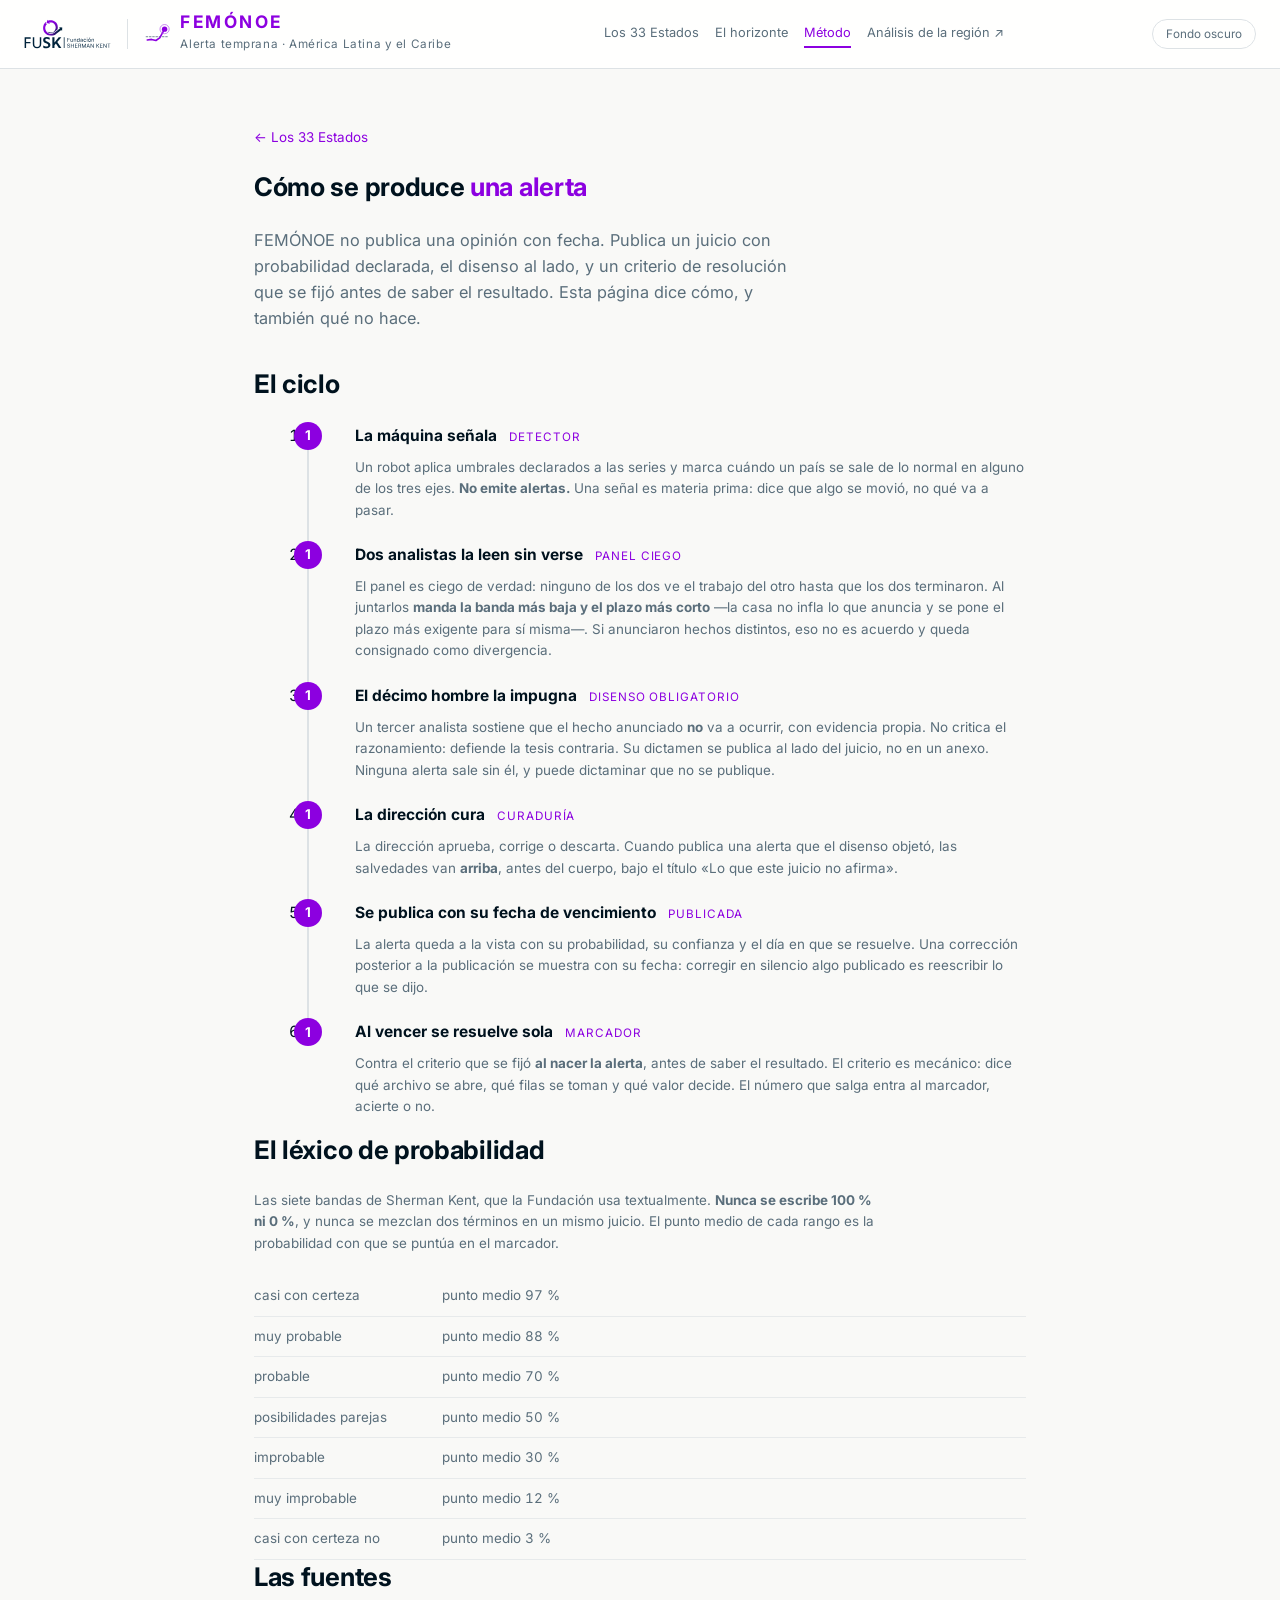
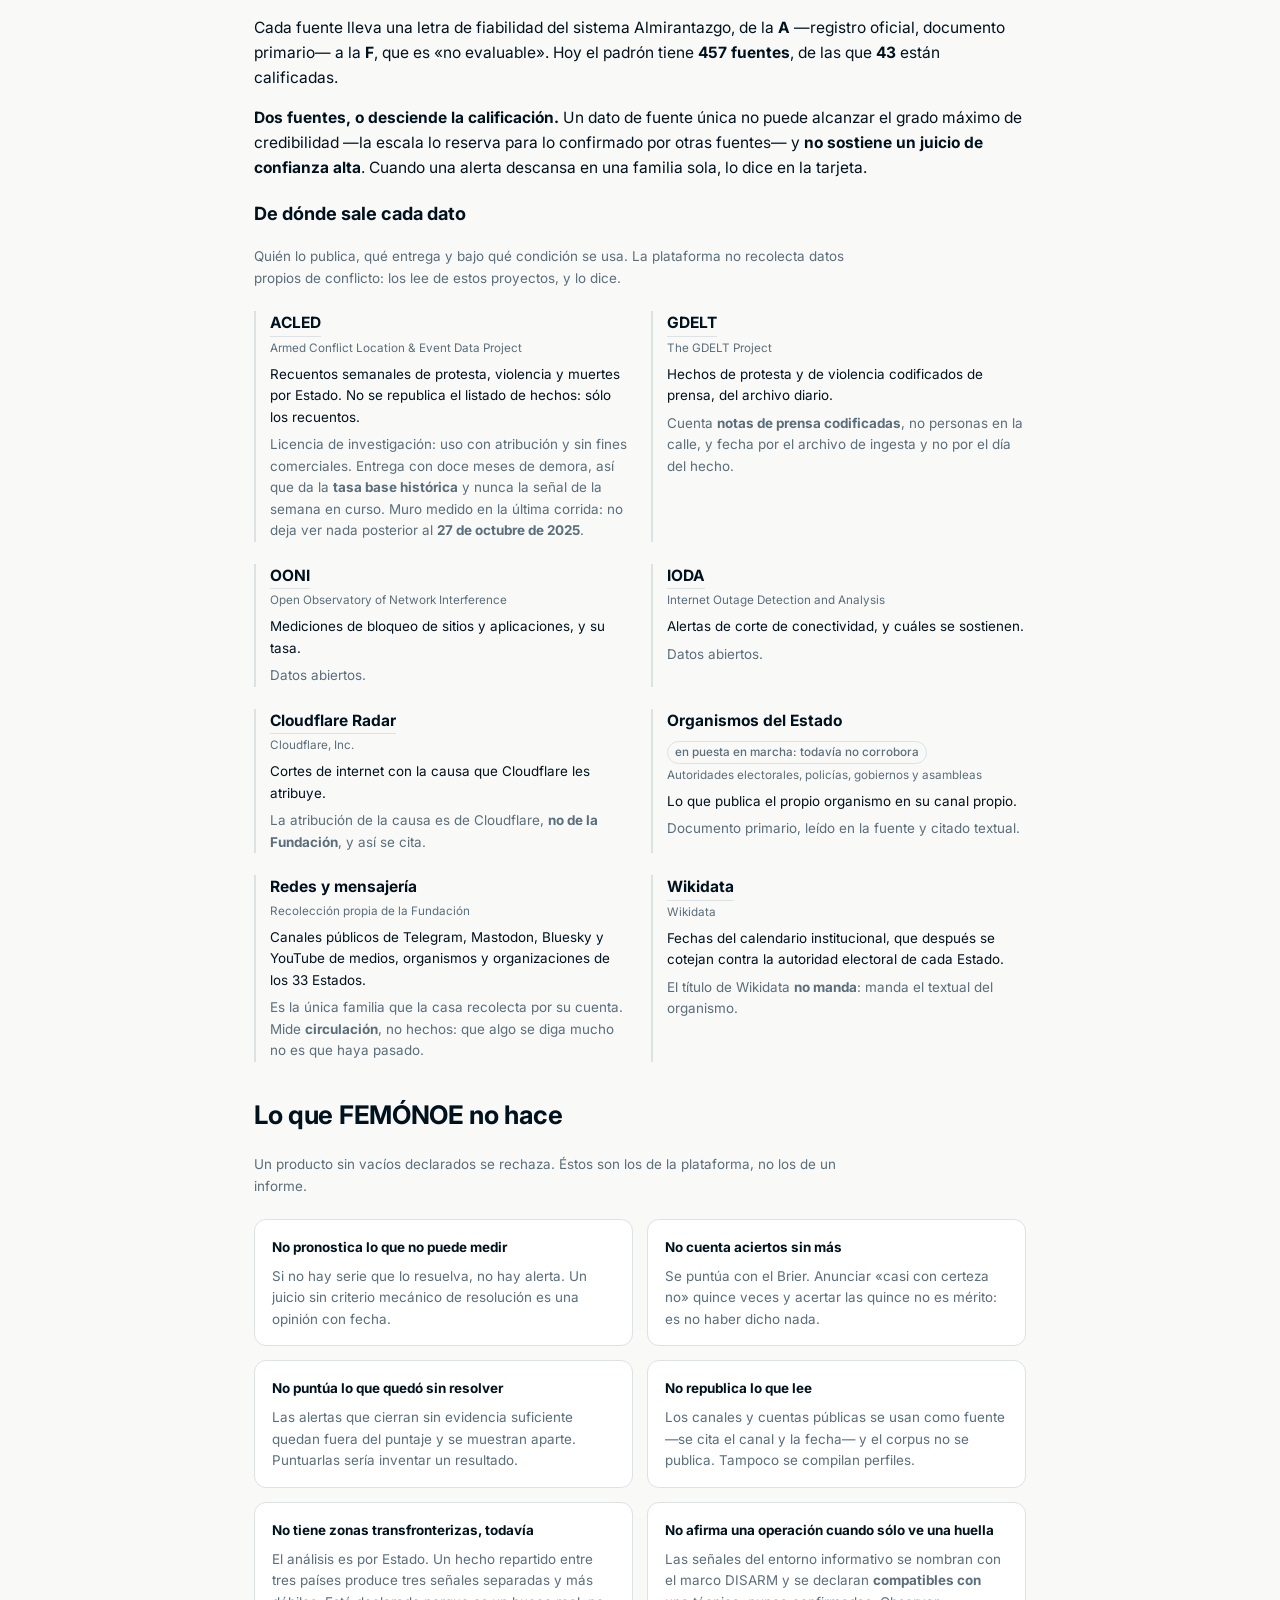
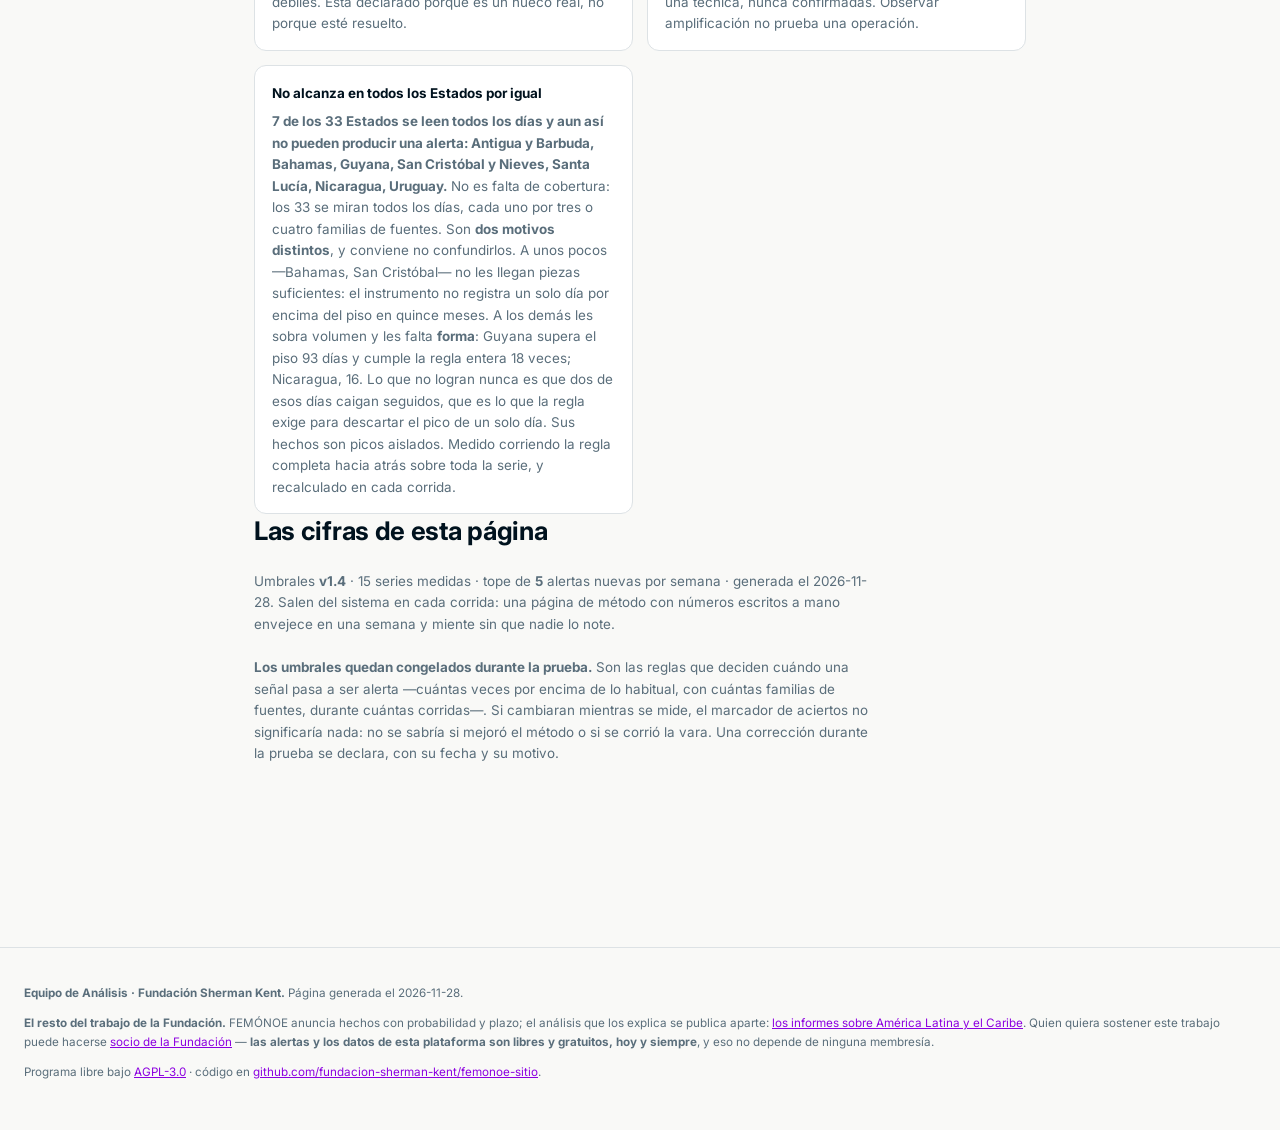
<file: metodo.html>
<!doctype html>
<html lang="es">
<head>
<meta charset="utf-8">
<meta name="viewport" content="width=device-width, initial-scale=1">
<!-- Medicion. Es la MISMA etiqueta de la Fundacion que ya usa SIWA: una sola
     propiedad y un solo flujo para las tres plataformas, que se separan despues
     por nombre de host. Si la propiedad cambia, se cambia SOLO esta linea.
     * anonymize_ip: la IP del visitante se recorta antes de guardarse.
     * linker.domains nombra los CUATRO dominios de la casa. Sin eso, un salto
       entre plataformas crea un usuario nuevo y una sesion nueva, y el dato de
       que las plataformas se alimentan entre si no se podria demostrar.
     * El evento de entrada NO se dispara aca. La casa lo crea del lado de
       Analytics, como `siwa_entrada`, a partir de page_view y la direccion.
     * PENDIENTE DE LA DIRECCION: esto instala cookies de medicion; corresponde
       el aviso de privacidad y el consentimiento (Ley 25.326). -->
<script>
  window.FEMONOE_GA = "G-L9ZDDH81GB";
</script>
<script async src="https://www.googletagmanager.com/gtag/js?id=G-L9ZDDH81GB"></script>
<script>
  window.dataLayer = window.dataLayer || [];
  function gtag(){dataLayer.push(arguments);}
  gtag('js', new Date());
  gtag('config', window.FEMONOE_GA, {
    anonymize_ip: true,
    linker: { domains: ['fundacionkent.org', 'siwa.fundacionkent.org',
                        'femonoe.fundacionkent.org', 'ysyry.fundacionkent.org'] }
  });
</script>
<title>Cómo trabaja FEMÓNOE · método</title>
<meta name="description" content="La máquina señala, dos analistas la leen sin verse, el décimo hombre la impugna y al vencer se resuelve sola contra el criterio fijado al nacer.">
<!-- Cómo se ve el enlace al compartirse. La tarjeta la genera
     `herramientas/tarjeta_redes.py` con la paleta del manual: no es un PNG
     suelto que alguien dibujó una vez. -->
<meta property="og:type" content="website">
<meta property="og:site_name" content="FEMÓNOE · Fundación Sherman Kent">
<meta property="og:locale" content="es_AR">
<meta property="og:title" content="Cómo trabaja FEMÓNOE · el método">
<meta property="og:description" content="La máquina señala, dos analistas la leen sin verse, el décimo hombre la impugna y al vencer se resuelve sola contra el criterio fijado al nacer.">
<link rel="canonical" href="https://femonoe.fundacionkent.org/metodo.html">
<meta property="og:url" content="https://femonoe.fundacionkent.org/metodo.html">
<meta property="og:image" content="https://femonoe.fundacionkent.org/marca/femonoe-compartir.png?v=b9ab0bce">
<meta property="og:image:width" content="1200">
<meta property="og:image:height" content="630">
<meta property="og:image:alt" content="FEMÓNOE · alerta temprana para América Latina y el Caribe">
<meta name="twitter:card" content="summary_large_image">
<meta name="twitter:title" content="Cómo trabaja FEMÓNOE · el método">
<meta name="twitter:description" content="La máquina señala, dos analistas la leen sin verse, el décimo hombre la impugna y al vencer se resuelve sola contra el criterio fijado al nacer.">
<meta name="twitter:image" content="https://femonoe.fundacionkent.org/marca/femonoe-compartir.png?v=b9ab0bce">
<meta name="description" content="El ciclo de una alerta de FEMÓNOE: panel ciego,
  disenso publicado y criterio de resolución fijado antes de saber el resultado.">
<link rel="preconnect" href="https://fonts.gstatic.com" crossorigin>
<link rel="stylesheet" href="https://fonts.googleapis.com/css2?family=Inter:wght@400;500;700&display=swap">
<link rel="stylesheet" href="estilos.css?v=2e6076b7">
</head>
<body>

<div class="franja">
  <div class="marca">
    <a href="https://fundacionkent.org/?utm_source=femonoe&amp;utm_medium=referral&amp;utm_campaign=tablero" target="_blank" rel="noopener"
       title="Ir a la web de la Fundación Sherman Kent">
      <img class="logo claro" src="marca/fusk-lockup-color.svg" alt="Fundación Sherman Kent">
      <img class="logo oscuro" src="marca/fusk-lockup-blanco.svg" alt="Fundación Sherman Kent"></a>
    <div class="sep"></div>
    <a class="nombre" href="index.html" title="Volver a la portada de FEMÓNOE">
      <img class="icono" src="marca/femonoe-marca.svg" alt="">
      <div><h1>FEMÓNOE</h1><small>Alerta temprana · América Latina y el Caribe</small></div>
    </a>
  </div>
  <nav class="franja-nav"><a href="index.html">Los 33 Estados</a>
    <a href="horizonte.html">El horizonte</a>
    <span class="nav-aqui" aria-current="page">Método</span>
    <a href="https://fundacionkent.org/articulos/?utm_source=femonoe&amp;utm_medium=referral&amp;utm_campaign=franja" target="_blank" rel="noopener">Análisis de la región ↗</a></nav>
  <div class="franja-derecha">
    <button type="button" id="tema" class="tema" aria-pressed="false">Fondo oscuro</button>
  </div>
</div>

<main class="dictamen">
  <a class="volver" href="index.html">&larr; Los 33 Estados</a>

  <div class="hero">
    <h2>Cómo se produce <em>una alerta</em></h2>
    <p>FEMÓNOE no publica una opinión con fecha. Publica un juicio con
      probabilidad declarada, el disenso al lado, y un criterio de resolución
      que se fijó antes de saber el resultado. Esta página dice cómo, y también
      qué no hace.</p>
  </div>

  <h2 class="revela">El ciclo</h2>
  <ol class="ciclo"><li><b>La máquina señala</b> <span class="etapa">detector</span><p>Un robot aplica umbrales declarados a las series y marca cuándo un país se sale de lo normal en alguno de los tres ejes. <b>No emite alertas.</b> Una señal es materia prima: dice que algo se movió, no qué va a pasar.</p></li><li><b>Dos analistas la leen sin verse</b> <span class="etapa">panel ciego</span><p>El panel es ciego de verdad: ninguno de los dos ve el trabajo del otro hasta que los dos terminaron. Al juntarlos <b>manda la banda más baja y el plazo más corto</b> —la casa no infla lo que anuncia y se pone el plazo más exigente para sí misma—. Si anunciaron hechos distintos, eso no es acuerdo y queda consignado como divergencia.</p></li><li><b>El décimo hombre la impugna</b> <span class="etapa">disenso obligatorio</span><p>Un tercer analista sostiene que el hecho anunciado <b>no</b> va a ocurrir, con evidencia propia. No critica el razonamiento: defiende la tesis contraria. Su dictamen se publica al lado del juicio, no en un anexo. Ninguna alerta sale sin él, y puede dictaminar que no se publique.</p></li><li><b>La dirección cura</b> <span class="etapa">curaduría</span><p>La dirección aprueba, corrige o descarta. Cuando publica una alerta que el disenso objetó, las salvedades van <b>arriba</b>, antes del cuerpo, bajo el título «Lo que este juicio no afirma».</p></li><li><b>Se publica con su fecha de vencimiento</b> <span class="etapa">publicada</span><p>La alerta queda a la vista con su probabilidad, su confianza y el día en que se resuelve. Una corrección posterior a la publicación se muestra con su fecha: corregir en silencio algo publicado es reescribir lo que se dijo.</p></li><li><b>Al vencer se resuelve sola</b> <span class="etapa">marcador</span><p>Contra el criterio que se fijó <b>al nacer la alerta</b>, antes de saber el resultado. El criterio es mecánico: dice qué archivo se abre, qué filas se toman y qué valor decide. El número que salga entra al marcador, acierte o no.</p></li></ol>

  <h2 class="revela">El léxico de probabilidad</h2>
  <p class="referencia">Las siete bandas de Sherman Kent, que la Fundación usa
    textualmente. <b>Nunca se escribe 100 % ni 0 %</b>, y nunca se mezclan dos
    términos en un mismo juicio. El punto medio de cada rango es la probabilidad
    con que se puntúa en el marcador.</p>
  <ul class="bandas"><li><span class="banda">casi con certeza</span><span class="riel"><span class="anuncio" style="left:97%"></span></span><span class="cuenta">punto medio 97 %</span></li><li><span class="banda">muy probable</span><span class="riel"><span class="anuncio" style="left:88%"></span></span><span class="cuenta">punto medio 88 %</span></li><li><span class="banda">probable</span><span class="riel"><span class="anuncio" style="left:70%"></span></span><span class="cuenta">punto medio 70 %</span></li><li><span class="banda">posibilidades parejas</span><span class="riel"><span class="anuncio" style="left:50%"></span></span><span class="cuenta">punto medio 50 %</span></li><li><span class="banda">improbable</span><span class="riel"><span class="anuncio" style="left:30%"></span></span><span class="cuenta">punto medio 30 %</span></li><li><span class="banda">muy improbable</span><span class="riel"><span class="anuncio" style="left:12%"></span></span><span class="cuenta">punto medio 12 %</span></li><li><span class="banda">casi con certeza no</span><span class="riel"><span class="anuncio" style="left:3%"></span></span><span class="cuenta">punto medio 3 %</span></li></ul>

  <h2 class="revela">Las fuentes</h2>
  <p>Cada fuente lleva una letra de fiabilidad del sistema Almirantazgo, de la
    <b>A</b> —registro oficial, documento primario— a la <b>F</b>, que es
    «no evaluable». Hoy el padrón tiene <b>457 fuentes</b>, de las que
    <b>43</b> están calificadas.</p>
  <p><b>Dos fuentes, o desciende la calificación.</b> Un dato de fuente única no
    puede alcanzar el grado máximo de credibilidad —la escala lo reserva para lo
    confirmado por otras fuentes— y <b>no sostiene un juicio de confianza
    alta</b>. Cuando una alerta descansa en una familia sola, lo dice en la
    tarjeta.</p>

  <h3>De dónde sale cada dato</h3>
  <p class="referencia">Quién lo publica, qué entrega y bajo qué condición se usa.
    La plataforma no recolecta datos propios de conflicto: los lee de estos
    proyectos, y lo dice.</p>
  <ul class="creditos"><li><h4><a href="https://acleddata.com/" rel="noopener">ACLED</a></h4><p class="quien">Armed Conflict Location &amp; Event Data Project</p><p>Recuentos semanales de protesta, violencia y muertes por Estado. No se republica el listado de hechos: sólo los recuentos.</p><p class="condicion">Licencia de investigación: uso con atribución y sin fines comerciales. Entrega con doce meses de demora, así que da la <b>tasa base histórica</b> y nunca la señal de la semana en curso. Muro medido en la última corrida: no deja ver nada posterior al <b>27 de octubre de 2025</b>.</p></li><li><h4><a href="https://www.gdeltproject.org/" rel="noopener">GDELT</a></h4><p class="quien">The GDELT Project</p><p>Hechos de protesta y de violencia codificados de prensa, del archivo diario.</p><p class="condicion">Cuenta <b>notas de prensa codificadas</b>, no personas en la calle, y fecha por el archivo de ingesta y no por el día del hecho.</p></li><li><h4><a href="https://ooni.org/" rel="noopener">OONI</a></h4><p class="quien">Open Observatory of Network Interference</p><p>Mediciones de bloqueo de sitios y aplicaciones, y su tasa.</p><p class="condicion">Datos abiertos.</p></li><li><h4><a href="https://ioda.inetintel.cc.gatech.edu/" rel="noopener">IODA</a></h4><p class="quien">Internet Outage Detection and Analysis</p><p>Alertas de corte de conectividad, y cuáles se sostienen.</p><p class="condicion">Datos abiertos.</p></li><li><h4><a href="https://radar.cloudflare.com/" rel="noopener">Cloudflare Radar</a></h4><p class="quien">Cloudflare, Inc.</p><p>Cortes de internet con la causa que Cloudflare les atribuye.</p><p class="condicion">La atribución de la causa es de Cloudflare, <b>no de la Fundación</b>, y así se cita.</p></li><li><h4><b>Organismos del Estado</b><span class="puesta">en puesta en marcha: todavía no corrobora</span></h4><p class="quien">Autoridades electorales, policías, gobiernos y asambleas</p><p>Lo que publica el propio organismo en su canal propio.</p><p class="condicion">Documento primario, leído en la fuente y citado textual.</p></li><li><h4><b>Redes y mensajería</b></h4><p class="quien">Recolección propia de la Fundación</p><p>Canales públicos de Telegram, Mastodon, Bluesky y YouTube de medios, organismos y organizaciones de los 33 Estados.</p><p class="condicion">Es la única familia que la casa recolecta por su cuenta. Mide <b>circulación</b>, no hechos: que algo se diga mucho no es que haya pasado.</p></li><li><h4><a href="https://www.wikidata.org/" rel="noopener">Wikidata</a></h4><p class="quien">Wikidata</p><p>Fechas del calendario institucional, que después se cotejan contra la autoridad electoral de cada Estado.</p><p class="condicion">El título de Wikidata <b>no manda</b>: manda el textual del organismo.</p></li></ul>

  <h2 class="revela">Lo que FEMÓNOE no hace</h2>
  <p class="referencia">Un producto sin vacíos declarados se rechaza. Éstos son
    los de la plataforma, no los de un informe.</p>
  <ul class="no-hace"><li><b>No pronostica lo que no puede medir</b><p>Si no hay serie que lo resuelva, no hay alerta. Un juicio sin criterio mecánico de resolución es una opinión con fecha.</p></li><li><b>No cuenta aciertos sin más</b><p>Se puntúa con el Brier. Anunciar «casi con certeza no» quince veces y acertar las quince no es mérito: es no haber dicho nada.</p></li><li><b>No puntúa lo que quedó sin resolver</b><p>Las alertas que cierran sin evidencia suficiente quedan fuera del puntaje y se muestran aparte. Puntuarlas sería inventar un resultado.</p></li><li><b>No republica lo que lee</b><p>Los canales y cuentas públicas se usan como fuente —se cita el canal y la fecha— y el corpus no se publica. Tampoco se compilan perfiles.</p></li><li><b>No tiene zonas transfronterizas, todavía</b><p>El análisis es por Estado. Un hecho repartido entre tres países produce tres señales separadas y más débiles. Está declarado porque es un hueco real, no porque esté resuelto.</p></li><li><b>No afirma una operación cuando sólo ve una huella</b><p>Las señales del entorno informativo se nombran con el marco DISARM y se declaran <b>compatibles con</b> una técnica, nunca confirmadas. Observar amplificación no prueba una operación.</p></li><li><b>No alcanza en todos los Estados por igual</b><p><b>7 de los 33 Estados se leen todos los días y aun así no pueden producir una alerta: Antigua y Barbuda, Bahamas, Guyana, San Cristóbal y Nieves, Santa Lucía, Nicaragua, Uruguay.</b> No es falta de cobertura: los 33 se miran todos los días, cada uno por tres o cuatro familias de fuentes. Son <b>dos motivos distintos</b>, y conviene no confundirlos. A unos pocos —Bahamas, San Cristóbal— no les llegan piezas suficientes: el instrumento no registra un solo día por encima del piso en quince meses. A los demás les sobra volumen y les falta <b>forma</b>: Guyana supera el piso 93 días y cumple la regla entera 18 veces; Nicaragua, 16. Lo que no logran nunca es que dos de esos días caigan seguidos, que es lo que la regla exige para descartar el pico de un solo día. Sus hechos son picos aislados. Medido corriendo la regla completa hacia atrás sobre toda la serie, y recalculado en cada corrida.</p></li></ul>

  <h2 class="revela">Las cifras de esta página</h2>
  <p class="referencia">Umbrales <b>v1.4</b> · 15 series medidas ·
    tope de <b>5</b> alertas nuevas por semana · generada el 2026-11-28.
    Salen del sistema en cada corrida: una página de método con números
    escritos a mano envejece en una semana y miente sin que nadie lo note.</p>
  <p class="referencia"><b>Los umbrales quedan congelados durante la prueba.</b>
    Son las reglas que deciden cuándo una señal pasa a ser alerta —cuántas veces
    por encima de lo habitual, con cuántas familias de fuentes, durante cuántas
    corridas—. Si cambiaran mientras se mide, el marcador de aciertos no
    significaría nada: no se sabría si mejoró el método o si se corrió la vara.
    Una corrección durante la prueba se declara, con su fecha y su motivo.</p>
</main>

<footer>
  <b>Equipo de Análisis · Fundación Sherman Kent.</b> Página generada el 2026-11-28.

  <p><b>El resto del trabajo de la Fundación.</b> FEMÓNOE anuncia
  hechos con probabilidad y plazo; el análisis que los explica se publica aparte:
  <a href="https://fundacionkent.org/articulos/?utm_source=femonoe&amp;utm_medium=referral&amp;utm_campaign=pie" target="_blank" rel="noopener">los informes sobre América
  Latina y el Caribe</a>. Quien quiera sostener este trabajo puede hacerse
  <a href="https://fundacionkent.org/membresias/?utm_source=femonoe&amp;utm_medium=referral&amp;utm_campaign=pie" target="_blank" rel="noopener">socio de la Fundación</a>
  — <b>las alertas y los datos de esta plataforma son libres y gratuitos, hoy y
  siempre</b>, y eso no depende de ninguna membresía.</p>

  <p>Programa libre bajo <a href="https://www.gnu.org/licenses/agpl-3.0.html"
  target="_blank" rel="noopener">AGPL-3.0</a> · código en
  <a href="https://github.com/fundacion-sherman-kent/femonoe-sitio" target="_blank"
  rel="noopener">github.com/fundacion-sherman-kent/femonoe-sitio</a>.</p>
</footer>

<script>
  (function () {
    var raiz = document.documentElement, boton = document.getElementById("tema");
    function poner(modo) {
      raiz.setAttribute("data-tema", modo);
      boton.textContent = modo === "oscuro" ? "Fondo claro" : "Fondo oscuro";
      boton.setAttribute("aria-pressed", modo === "oscuro" ? "true" : "false");
    }
    var guardado = null;
    try { guardado = localStorage.getItem("femonoe-tema"); } catch (e) { guardado = null; }
    poner(guardado === "oscuro" ? "oscuro" : "claro");
    boton.onclick = function () {
      var nuevo = raiz.getAttribute("data-tema") === "oscuro" ? "claro" : "oscuro";
      poner(nuevo);
      try { localStorage.setItem("femonoe-tema", nuevo); } catch (e) { /* sin memoria */ }
    };
  })();</script>
<script>
  // Lo que llega a la vista, entra.
  //
  // **Por qué no usa `IntersectionObserver`.** Es la herramienta correcta para
  // esto, pero el 2/10/2026 no entregó una sola llamada en el entorno donde la
  // Oficina verifica, ni siquiera creada a mano sobre un elemento a la vista.
  // Puede ser una limitación de ese entorno y no del navegador del lector —
  // pero **una función que no se puede comprobar no se publica**. Un recorrido
  // sobre la posición de cada pieza es más tosco, se puede medir, y con unas
  // decenas de piezas no cuesta nada.
  //
  // El estado por defecto del sitio es «todo a la vista»: si este programa no
  // corre, no se pierde nada. La animación se agrega; nunca se resta.
  (function () {
    var piezas = [].slice.call(document.querySelectorAll(".revela"));
    if (!piezas.length) { return; }
    var pedido = false;
    function mirar() {
      pedido = false;
      var alto = window.innerHeight || document.documentElement.clientHeight;
      for (var i = piezas.length - 1; i >= 0; i--) {
        var r = piezas[i].getBoundingClientRect();
        // Entra cuando su borde superior cruza el 92 % de la pantalla: un poco
        // antes de llegar abajo del todo, para que no aparezca de golpe.
        //
        // **Sin exigir que siga a la vista.** La primera versión pedía además
        // `r.bottom > 0`, y entonces una pieza que se pasaba de largo sin haber
        // sido mirada —por un salto de ancla, por una vuelta atrás, por rodar
        // rápido— quedaba invisible para siempre. Una animación de entrada que
        // puede dejar una sección en blanco no es una animación: es un defecto.
        if (r.top < alto * 0.92) {
          piezas[i].classList.add("visible");
          piezas.splice(i, 1);          // entra una vez y se deja de mirar
        }
      }
      if (!piezas.length) {
        window.removeEventListener("scroll", pedir);
        window.removeEventListener("resize", pedir);
      }
    }
    // Sin `requestAnimationFrame`: el 2/10/2026 no se entregó de forma fiable
    // en el entorno donde la Oficina verifica, y una entrada que a veces no
    // ocurre deja secciones en blanco. El freno por tiempo es más tosco y se
    // puede medir. Con unas decenas de piezas, el costo es imperceptible.
    var ultimo = 0;
    function pedir() {
      var ahora = Date.now();
      if (pedido || ahora - ultimo < 80) { return; }
      ultimo = ahora;
      pedido = true;
      setTimeout(mirar, 0);
    }
    window.addEventListener("scroll", pedir, { passive: true });
    window.addEventListener("resize", pedir);
    mirar();
  })();
</script>
</body>
</html>
</file>
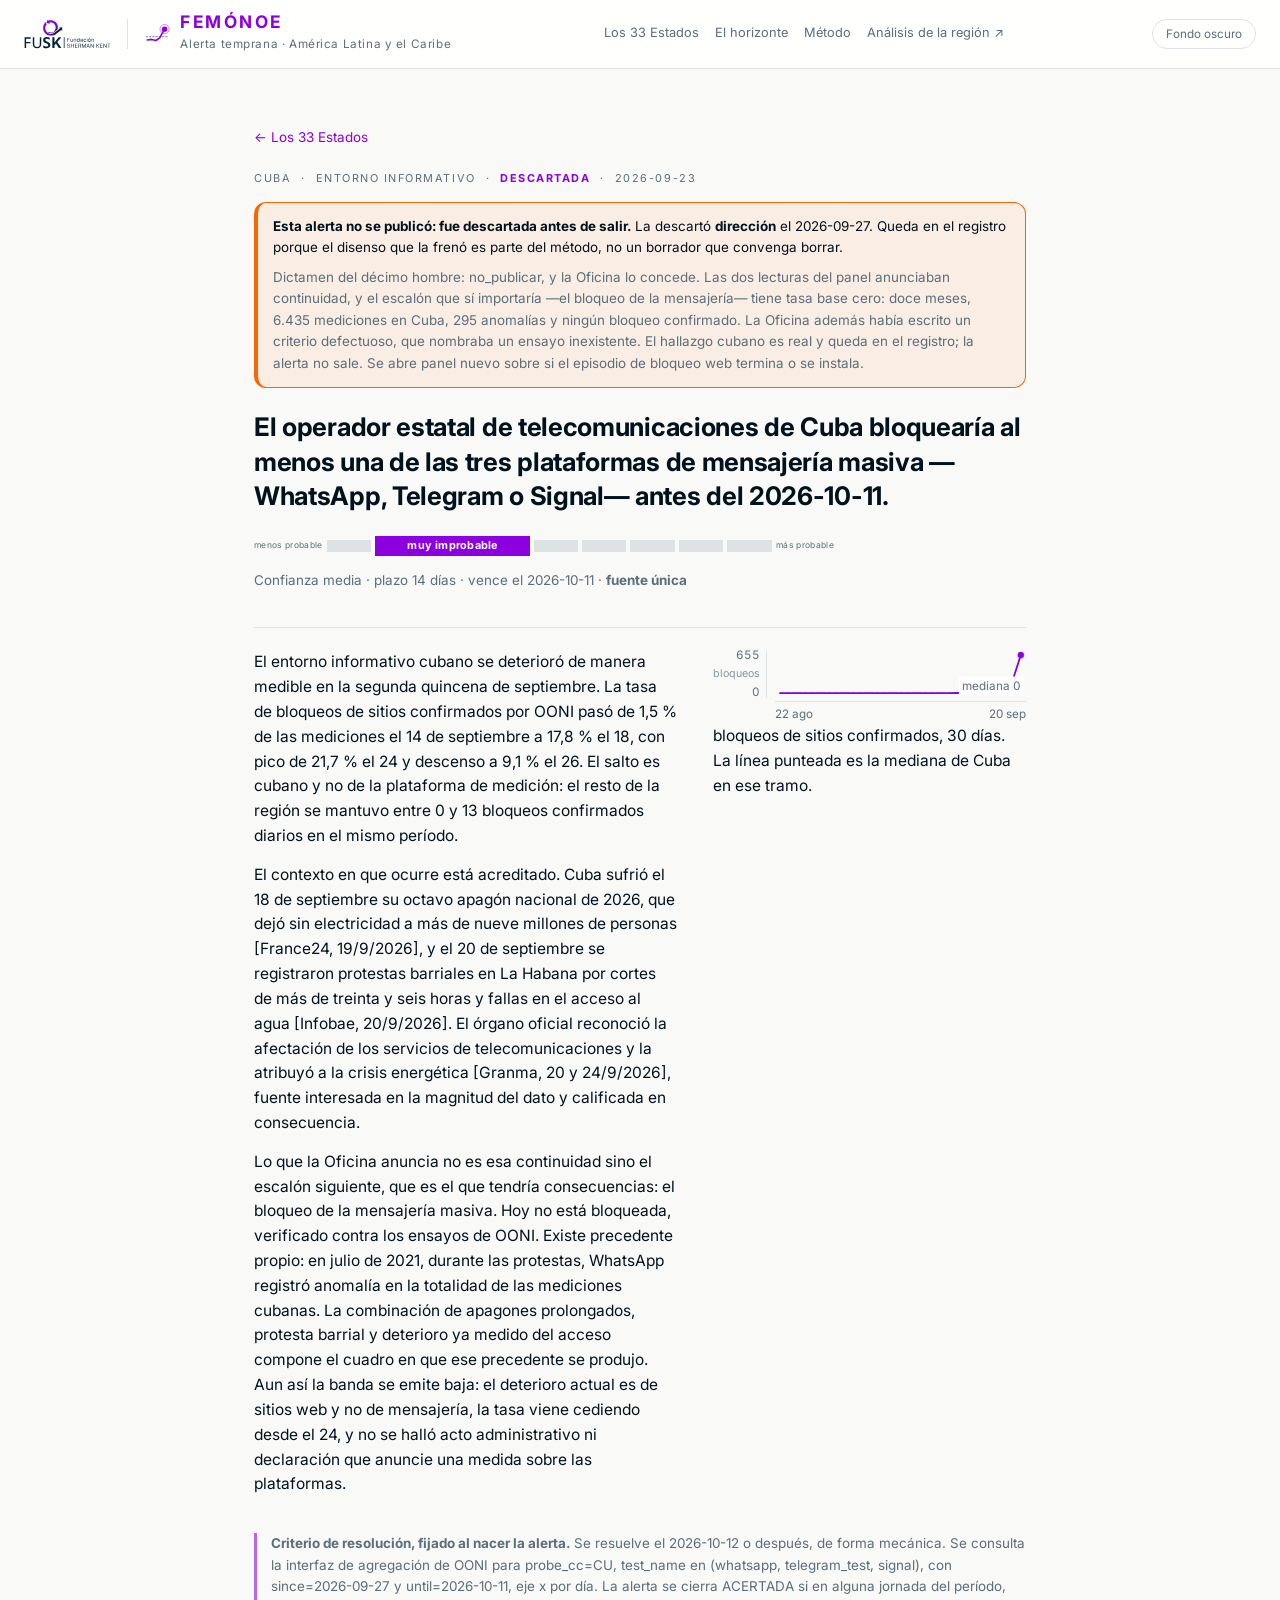
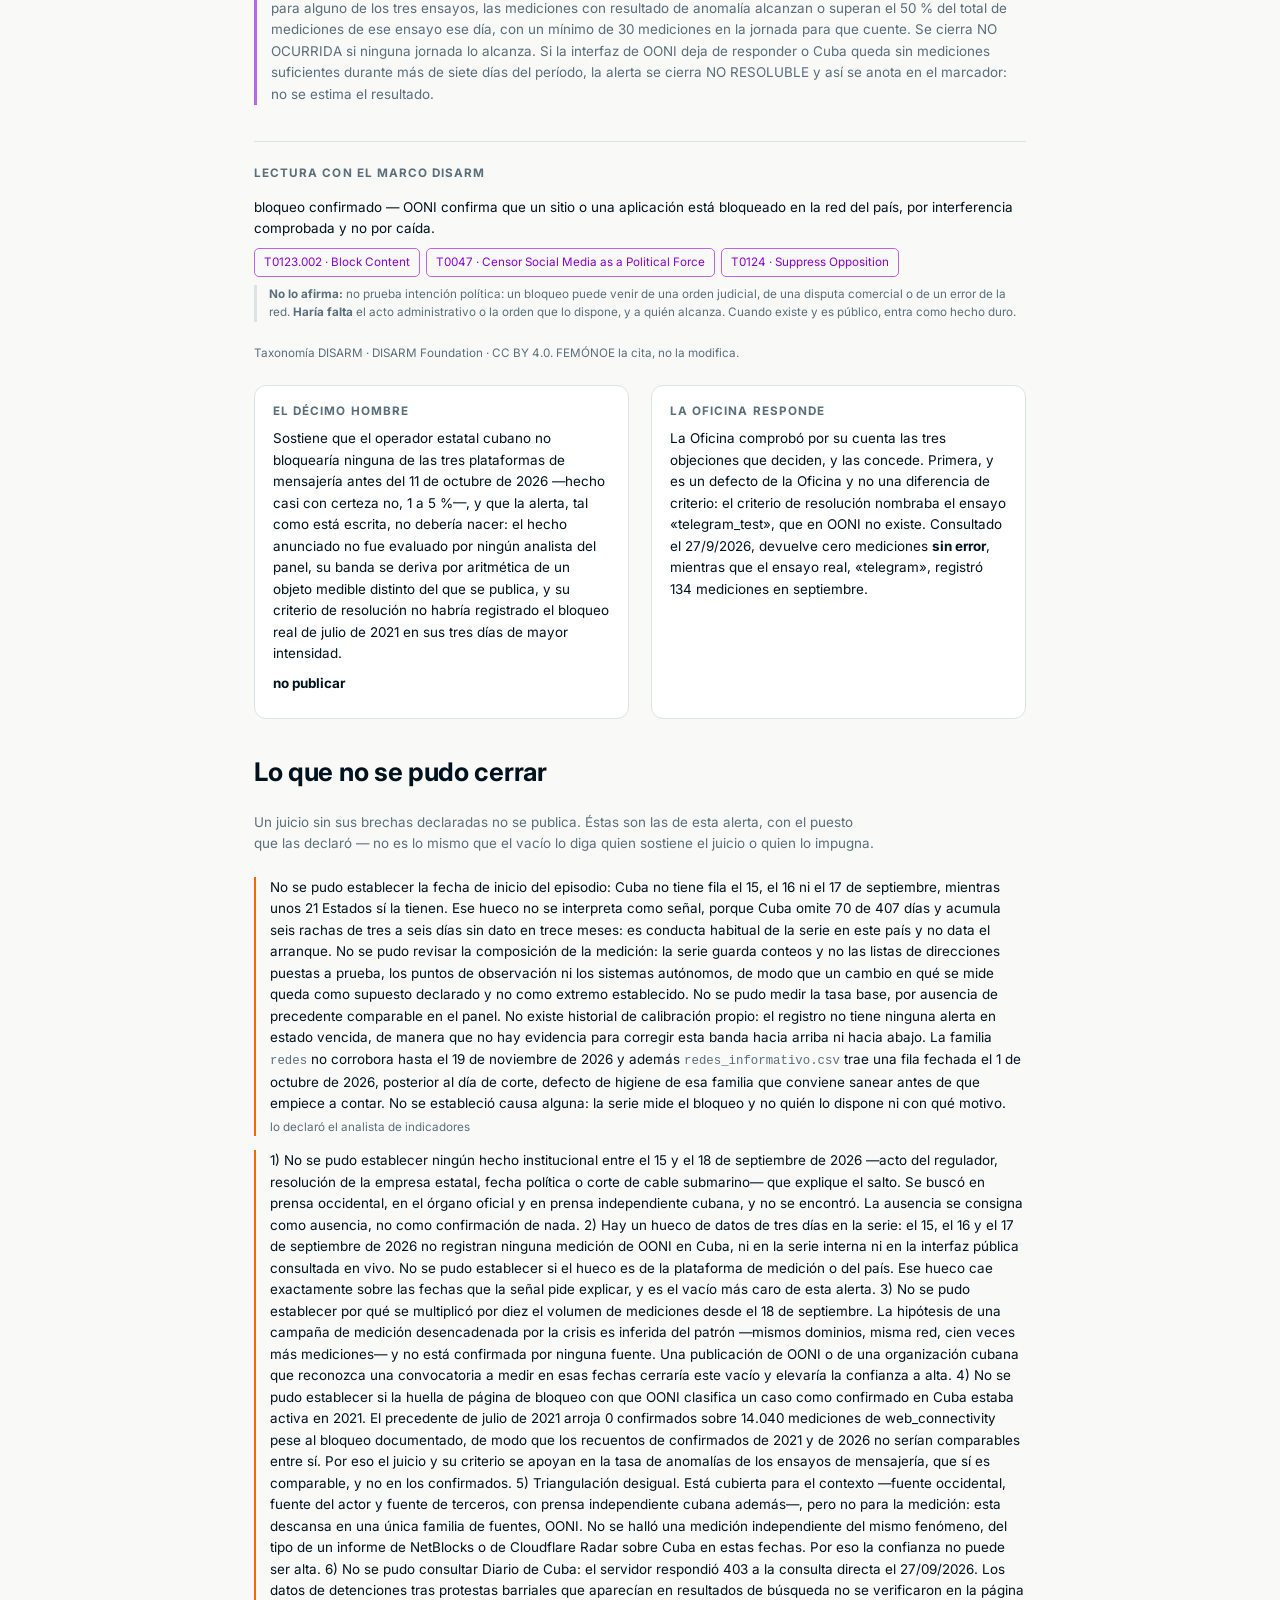
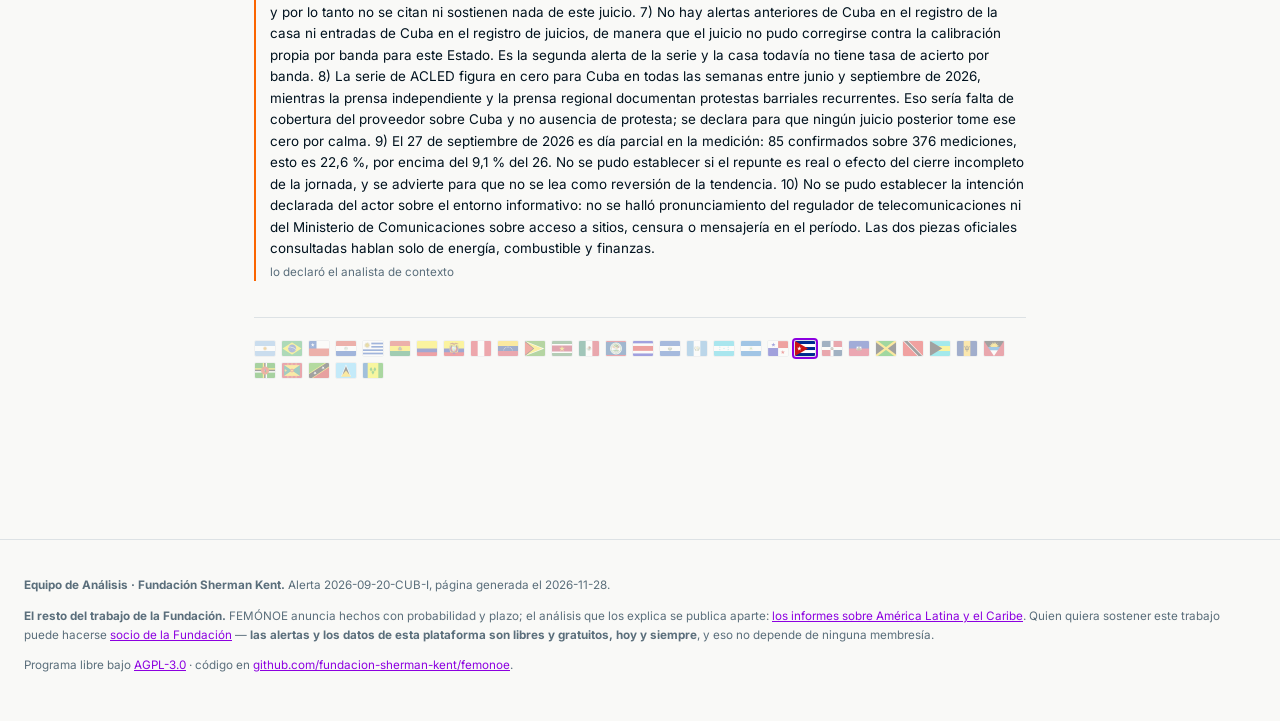
<file: alerta/2026-09-20-CUB-I.html>
<!doctype html>
<html lang="es">
<head>
<meta charset="utf-8">
<meta name="viewport" content="width=device-width, initial-scale=1">
<!-- Medicion. Es la MISMA etiqueta de la Fundacion que ya usa SIWA: una sola
     propiedad y un solo flujo para las tres plataformas, que se separan despues
     por nombre de host. Si la propiedad cambia, se cambia SOLO esta linea.
     * anonymize_ip: la IP del visitante se recorta antes de guardarse.
     * linker.domains nombra los CUATRO dominios de la casa. Sin eso, un salto
       entre plataformas crea un usuario nuevo y una sesion nueva, y el dato de
       que las plataformas se alimentan entre si no se podria demostrar.
     * El evento de entrada NO se dispara aca. La casa lo crea del lado de
       Analytics, como `siwa_entrada`, a partir de page_view y la direccion.
     * PENDIENTE DE LA DIRECCION: esto instala cookies de medicion; corresponde
       el aviso de privacidad y el consentimiento (Ley 25.326). -->
<script>
  window.FEMONOE_GA = "G-L9ZDDH81GB";
</script>
<script async src="https://www.googletagmanager.com/gtag/js?id=G-L9ZDDH81GB"></script>
<script>
  window.dataLayer = window.dataLayer || [];
  function gtag(){dataLayer.push(arguments);}
  gtag('js', new Date());
  gtag('config', window.FEMONOE_GA, {
    anonymize_ip: true,
    linker: { domains: ['fundacionkent.org', 'siwa.fundacionkent.org',
                        'femonoe.fundacionkent.org', 'ysyry.fundacionkent.org'] }
  });
  // LIMPIA LA DIRECCION DESPUES DE QUE ANALYTICS LA LEYO.
  //
  // El enlace de la casa es `https://femonoe.fundacionkent.org/` y nada mas.
  // Lo largo lo agrega Google: cuando alguien llega desde otro dominio de la
  // Fundacion, el *linker* de Analytics pega un parametro `_gl` de unos cien
  // caracteres. Quien copia la direccion de la barra comparte ESO, y un enlace
  // asi parece roto o rastreador y se comparte menos.
  //
  // `gtag('config')` ya consumio el parametro arriba, de forma sincronica, asi
  // que sacarlo de la barra no rompe la medicion entre dominios: la sesion ya
  // quedo unida. Se saca SOLO `_gl`; los `utm_` se dejan, porque son la unica
  // manera de saber que campana trajo a alguien.
  try {
    var u = new URL(window.location.href);
    if (u.searchParams.has('_gl')) {
      u.searchParams.delete('_gl');
      history.replaceState(null, '', u.pathname + (u.search || '') + u.hash);
    }
  } catch (e) { /* una barra rara no justifica romper la pagina */ }
</script>
<title>Cuba · entorno informativo · FEMÓNOE</title>
<meta name="description" content="Una alerta de FEMÓNOE, con su probabilidad declarada, su plazo, el dictamen del décimo hombre y el criterio fijado al nacer.">
<!-- Cómo se ve el enlace al compartirse. La tarjeta la genera
     `herramientas/tarjeta_redes.py` con la paleta del manual: no es un PNG
     suelto que alguien dibujó una vez. -->
<meta property="og:type" content="website">
<meta property="og:site_name" content="FEMÓNOE · Fundación Sherman Kent">
<meta property="og:locale" content="es_AR">
<meta property="og:title" content="Cuba · entorno informativo · FEMÓNOE">
<meta property="og:description" content="Una alerta de FEMÓNOE, con su probabilidad declarada, su plazo, el dictamen del décimo hombre y el criterio fijado al nacer.">
<link rel="canonical" href="https://femonoe.fundacionkent.org/alerta/2026-09-20-CUB-I.html">
<meta property="og:url" content="https://femonoe.fundacionkent.org/alerta/2026-09-20-CUB-I.html">
<meta property="og:image" content="https://femonoe.fundacionkent.org/marca/femonoe-compartir.png?v=b9ab0bce">
<meta property="og:image:width" content="1200">
<meta property="og:image:height" content="630">
<meta property="og:image:alt" content="FEMÓNOE · alerta temprana para América Latina y el Caribe">
<meta name="twitter:card" content="summary_large_image">
<meta name="twitter:title" content="Cuba · entorno informativo · FEMÓNOE">
<meta name="twitter:description" content="Una alerta de FEMÓNOE, con su probabilidad declarada, su plazo, el dictamen del décimo hombre y el criterio fijado al nacer.">
<meta name="twitter:image" content="https://femonoe.fundacionkent.org/marca/femonoe-compartir.png?v=b9ab0bce">
<link rel="preconnect" href="https://fonts.gstatic.com" crossorigin>
<link rel="stylesheet" href="https://fonts.googleapis.com/css2?family=Inter:wght@400;500;700&display=swap">
<link rel="stylesheet" href="../estilos.css?v=2e6076b7">
</head>
<body>

<div class="franja">
  <div class="marca">
    <a href="https://fundacionkent.org/?utm_source=femonoe&amp;utm_medium=referral&amp;utm_campaign=tablero" target="_blank" rel="noopener"
       title="Ir a la web de la Fundación Sherman Kent">
      <img class="logo claro" src="../marca/fusk-lockup-color.svg" alt="Fundación Sherman Kent">
      <img class="logo oscuro" src="../marca/fusk-lockup-blanco.svg" alt="Fundación Sherman Kent"></a>
    <div class="sep"></div>
    <a class="nombre" href="../index.html" title="Volver a la portada de FEMÓNOE">
      <img class="icono" src="../marca/femonoe-marca.svg" alt="">
      <div><h1>FEMÓNOE</h1><small>Alerta temprana · América Latina y el Caribe</small></div>
    </a>
  </div>
  <nav class="franja-nav"><a href="../index.html">Los 33 Estados</a>
    <a href="../horizonte.html">El horizonte</a>
    <a href="../metodo.html">Método</a>
    <a href="https://fundacionkent.org/articulos/?utm_source=femonoe&amp;utm_medium=referral&amp;utm_campaign=franja" target="_blank" rel="noopener">Análisis de la región ↗</a></nav>
  <div class="franja-derecha">
    <button type="button" id="tema" class="tema" aria-pressed="false">Fondo oscuro</button>
  </div>
</div>

<main class="dictamen">
  <a class="volver" href="../index.html">&larr; Los 33 Estados</a>
  <div class="sello"><span>Cuba</span> · <span>entorno informativo</span> ·
    <b>descartada</b> · <span>2026-09-23</span></div>
  <div class="descarte" role="note"><b>Esta alerta no se publicó: fue descartada antes de salir.</b> La descartó <b>dirección</b> el 2026-09-27. Queda en el registro porque el disenso que la frenó es parte del método, no un borrador que convenga borrar.<p>Dictamen del décimo hombre: no_publicar, y la Oficina lo concede. Las dos lecturas del panel anunciaban continuidad, y el escalón que sí importaría —el bloqueo de la mensajería— tiene tasa base cero: doce meses, 6.435 mediciones en Cuba, 295 anomalías y ningún bloqueo confirmado. La Oficina además había escrito un criterio defectuoso, que nombraba un ensayo inexistente. El hallazgo cubano es real y queda en el registro; la alerta no sale. Se abre panel nuevo sobre si el episodio de bloqueo web termina o se instala.</p></div>
  <h2>El operador estatal de telecomunicaciones de Cuba bloquearía al menos una de las tres plataformas de mensajería masiva —WhatsApp, Telegram o Signal— antes del 2026-10-11.</h2>
  <div class="kent" role="img" aria-label="Probabilidad: muy improbable"><small>menos probable</small><span class="paso" title="casi con certeza no"></span><span class="paso aqui" title="muy improbable">muy improbable</span><span class="paso" title="improbable"></span><span class="paso" title="posibilidades parejas"></span><span class="paso" title="probable"></span><span class="paso" title="muy probable"></span><span class="paso" title="casi con certeza"></span><small>más probable</small></div>
  <p class="resumen">Confianza media · plazo 14 días · vence el 2026-10-11 · <b>fuente única</b></p>

  

  <div class="cuerpo">
    <div><p>El entorno informativo cubano se deterioró de manera medible en la segunda quincena de septiembre. La tasa de bloqueos de sitios confirmados por OONI pasó de 1,5 % de las mediciones el 14 de septiembre a 17,8 % el 18, con pico de 21,7 % el 24 y descenso a 9,1 % el 26. El salto es cubano y no de la plataforma de medición: el resto de la región se mantuvo entre 0 y 13 bloqueos confirmados diarios en el mismo período.</p><p>El contexto en que ocurre está acreditado. Cuba sufrió el 18 de septiembre su octavo apagón nacional de 2026, que dejó sin electricidad a más de nueve millones de personas [France24, 19/9/2026], y el 20 de septiembre se registraron protestas barriales en La Habana por cortes de más de treinta y seis horas y fallas en el acceso al agua [Infobae, 20/9/2026]. El órgano oficial reconoció la afectación de los servicios de telecomunicaciones y la atribuyó a la crisis energética [Granma, 20 y 24/9/2026], fuente interesada en la magnitud del dato y calificada en consecuencia.</p><p>Lo que la Oficina anuncia no es esa continuidad sino el escalón siguiente, que es el que tendría consecuencias: el bloqueo de la mensajería masiva. Hoy no está bloqueada, verificado contra los ensayos de OONI. Existe precedente propio: en julio de 2021, durante las protestas, WhatsApp registró anomalía en la totalidad de las mediciones cubanas. La combinación de apagones prolongados, protesta barrial y deterioro ya medido del acceso compone el cuadro en que ese precedente se produjo. Aun así la banda se emite baja: el deterioro actual es de sitios web y no de mensajería, la tasa viene cediendo desde el 24, y no se halló acto administrativo ni declaración que anuncie una medida sobre las plataformas.</p></div>
    <figure style="margin:0"><div class="serie"><div class="eje-y"><span>655</span><span class="unidad">bloqueos</span><span>0</span></div><div class="trama"><svg class="chispa" viewBox="0 0 250 48" role="img" preserveAspectRatio="none" aria-label="Los últimos 31 días de la serie"><line x1="5" y1="43.0" x2="245" y2="43.0" stroke="var(--acero)" stroke-width="1" stroke-dasharray="3 3"/><polyline class="trazo" points="5.0,43.0 13.0,43.0 21.0,43.0 29.0,43.0 37.0,43.0 45.0,43.0 53.0,43.0 61.0,43.0 69.0,43.0 77.0,43.0 85.0,43.0 93.0,43.0 101.0,43.0 109.0,43.0 117.0,43.0 125.0,43.0 133.0,43.0 141.0,43.0 149.0,42.9 157.0,43.0 165.0,43.0 173.0,43.0 181.0,42.7 189.0,43.0 197.0,42.9 205.0,43.0 213.0,43.0 221.0,43.0 229.0,29.9 237.0,29.9 245.0,5.0" fill="none" stroke="var(--violeta)" stroke-width="1.8" stroke-linejoin="round" stroke-linecap="round" stroke-dasharray="266" style="--largo:266"/><circle class="punta" cx="245.0" cy="5.0" r="3.2" fill="var(--violeta)"/></svg><span class="rot-mediana" style="--y:100.0%">mediana 0</span></div><div class="eje-x"><span>22 ago</span><span>20 sep</span></div></div><figcaption title="serie: ooni_confirmados">bloqueos de sitios confirmados, 30 días. La línea punteada es la mediana de Cuba en ese tramo.</figcaption></figure>
  </div>

  

  <p class="criterio"><b>Criterio de resolución, fijado al nacer la alerta.</b>
    Se resuelve el 2026-10-12 o después, de forma mecánica. Se consulta la interfaz de agregación de OONI para probe_cc=CU, test_name en (whatsapp, telegram_test, signal), con since=2026-09-27 y until=2026-10-11, eje x por día. La alerta se cierra ACERTADA si en alguna jornada del período, para alguno de los tres ensayos, las mediciones con resultado de anomalía alcanzan o superan el 50 % del total de mediciones de ese ensayo ese día, con un mínimo de 30 mediciones en la jornada para que cuente. Se cierra NO OCURRIDA si ninguna jornada lo alcanza. Si la interfaz de OONI deja de responder o Cuba queda sin mediciones suficientes durante más de siete días del período, la alerta se cierra NO RESOLUBLE y así se anota en el marcador: no se estima el resultado.</p>

  <section class="disarm"><h3>Lectura con el marco DISARM</h3><p class="observable">bloqueo confirmado — OONI confirma que un sitio o una aplicación está bloqueado en la red del país, por interferencia comprobada y no por caída.</p><div class="tecnicas"><span class="tecnica" title="TA18">T0123.002 · Block Content</span><span class="tecnica" title="TA18">T0047 · Censor Social Media as a Political Force</span><span class="tecnica" title="TA18">T0124 · Suppress Opposition</span></div><p class="salvedad"><b>No lo afirma:</b> no prueba intención política: un bloqueo puede venir de una orden judicial, de una disputa comercial o de un error de la red. <b>Haría falta</b> el acto administrativo o la orden que lo dispone, y a quién alcanza. Cuando existe y es público, entra como hecho duro.</p><p class="credito">Taxonomía DISARM · DISARM Foundation · CC BY 4.0. FEMÓNOE la cita, no la modifica.</p></section>

  <div class="dos-voces"><div><h3>El décimo hombre</h3><p>Sostiene que el operador estatal cubano no bloquearía ninguna de las tres plataformas de mensajería antes del 11 de octubre de 2026 —hecho casi con certeza no, 1 a 5 %—, y que la alerta, tal como está escrita, no debería nacer: el hecho anunciado no fue evaluado por ningún analista del panel, su banda se deriva por aritmética de un objeto medible distinto del que se publica, y su criterio de resolución no habría registrado el bloqueo real de julio de 2021 en sus tres días de mayor intensidad.</p><p><b>no publicar</b></p></div><div><h3>La Oficina responde</h3><p>La Oficina comprobó por su cuenta las tres objeciones que deciden, y las concede. Primera, y es un defecto de la Oficina y no una diferencia de criterio: el criterio de resolución nombraba el ensayo «telegram_test», que en OONI no existe. Consultado el 27/9/2026, devuelve cero mediciones <b>sin error</b>, mientras que el ensayo real, «telegram», registró 134 mediciones en septiembre.</p></div></div>

  <section class="vacios"><h2>Lo que no se pudo cerrar</h2><p class="referencia">Un juicio sin sus brechas declaradas no se publica. Éstas son las de esta alerta, con el puesto que las declaró — no es lo mismo que el vacío lo diga quien sostiene el juicio o quien lo impugna.</p><ul><li>No se pudo establecer la fecha de inicio del episodio: Cuba no tiene fila el 15, el 16 ni el 17 de septiembre, mientras unos 21 Estados sí la tienen. Ese hueco no se interpreta como señal, porque Cuba omite 70 de 407 días y acumula seis rachas de tres a seis días sin dato en trece meses: es conducta habitual de la serie en este país y no data el arranque. No se pudo revisar la composición de la medición: la serie guarda conteos y no las listas de direcciones puestas a prueba, los puntos de observación ni los sistemas autónomos, de modo que un cambio en qué se mide queda como supuesto declarado y no como extremo establecido. No se pudo medir la tasa base, por ausencia de precedente comparable en el panel. No existe historial de calibración propio: el registro no tiene ninguna alerta en estado vencida, de manera que no hay evidencia para corregir esta banda hacia arriba ni hacia abajo. La familia <code>redes</code> no corrobora hasta el 19 de noviembre de 2026 y además <code>redes_informativo.csv</code> trae una fila fechada el 1 de octubre de 2026, posterior al día de corte, defecto de higiene de esa familia que conviene sanear antes de que empiece a contar. No se estableció causa alguna: la serie mide el bloqueo y no quién lo dispone ni con qué motivo.<span class="quien">lo declaró el analista de indicadores</span></li><li>1) No se pudo establecer ningún hecho institucional entre el 15 y el 18 de septiembre de 2026 —acto del regulador, resolución de la empresa estatal, fecha política o corte de cable submarino— que explique el salto. Se buscó en prensa occidental, en el órgano oficial y en prensa independiente cubana, y no se encontró. La ausencia se consigna como ausencia, no como confirmación de nada. 2) Hay un hueco de datos de tres días en la serie: el 15, el 16 y el 17 de septiembre de 2026 no registran ninguna medición de OONI en Cuba, ni en la serie interna ni en la interfaz pública consultada en vivo. No se pudo establecer si el hueco es de la plataforma de medición o del país. Ese hueco cae exactamente sobre las fechas que la señal pide explicar, y es el vacío más caro de esta alerta. 3) No se pudo establecer por qué se multiplicó por diez el volumen de mediciones desde el 18 de septiembre. La hipótesis de una campaña de medición desencadenada por la crisis es inferida del patrón —mismos dominios, misma red, cien veces más mediciones— y no está confirmada por ninguna fuente. Una publicación de OONI o de una organización cubana que reconozca una convocatoria a medir en esas fechas cerraría este vacío y elevaría la confianza a alta. 4) No se pudo establecer si la huella de página de bloqueo con que OONI clasifica un caso como confirmado en Cuba estaba activa en 2021. El precedente de julio de 2021 arroja 0 confirmados sobre 14.040 mediciones de web_connectivity pese al bloqueo documentado, de modo que los recuentos de confirmados de 2021 y de 2026 no serían comparables entre sí. Por eso el juicio y su criterio se apoyan en la tasa de anomalías de los ensayos de mensajería, que sí es comparable, y no en los confirmados. 5) Triangulación desigual. Está cubierta para el contexto —fuente occidental, fuente del actor y fuente de terceros, con prensa independiente cubana además—, pero no para la medición: esta descansa en una única familia de fuentes, OONI. No se halló una medición independiente del mismo fenómeno, del tipo de un informe de NetBlocks o de Cloudflare Radar sobre Cuba en estas fechas. Por eso la confianza no puede ser alta. 6) No se pudo consultar Diario de Cuba: el servidor respondió 403 a la consulta directa el 27/09/2026. Los datos de detenciones tras protestas barriales que aparecían en resultados de búsqueda no se verificaron en la página y por lo tanto no se citan ni sostienen nada de este juicio. 7) No hay alertas anteriores de Cuba en el registro de la casa ni entradas de Cuba en el registro de juicios, de manera que el juicio no pudo corregirse contra la calibración propia por banda para este Estado. Es la segunda alerta de la serie y la casa todavía no tiene tasa de acierto por banda. 8) La serie de ACLED figura en cero para Cuba en todas las semanas entre junio y septiembre de 2026, mientras la prensa independiente y la prensa regional documentan protestas barriales recurrentes. Eso sería falta de cobertura del proveedor sobre Cuba y no ausencia de protesta; se declara para que ningún juicio posterior tome ese cero por calma. 9) El 27 de septiembre de 2026 es día parcial en la medición: 85 confirmados sobre 376 mediciones, esto es 22,6 %, por encima del 9,1 % del 26. No se pudo establecer si el repunte es real o efecto del cierre incompleto de la jornada, y se advierte para que no se lea como reversión de la tendencia. 10) No se pudo establecer la intención declarada del actor sobre el entorno informativo: no se halló pronunciamiento del regulador de telecomunicaciones ni del Ministerio de Comunicaciones sobre acceso a sitios, censura o mensajería en el período. Las dos piezas oficiales consultadas hablan solo de energía, combustible y finanzas.<span class="quien">lo declaró el analista de contexto</span></li></ul></section>

  <div class="tira" title="Los 33 Estados; en violeta, el de esta alerta"><img src="../banderas/ARG.png" alt="Argentina"><img src="../banderas/BRA.png" alt="Brasil"><img src="../banderas/CHL.png" alt="Chile"><img src="../banderas/PRY.png" alt="Paraguay"><img src="../banderas/URY.png" alt="Uruguay"><img src="../banderas/BOL.png" alt="Bolivia"><img src="../banderas/COL.png" alt="Colombia"><img src="../banderas/ECU.png" alt="Ecuador"><img src="../banderas/PER.png" alt="Perú"><img src="../banderas/VEN.png" alt="Venezuela"><img src="../banderas/GUY.png" alt="Guyana"><img src="../banderas/SUR.png" alt="Surinam"><img src="../banderas/MEX.png" alt="México"><img src="../banderas/BLZ.png" alt="Belice"><img src="../banderas/CRI.png" alt="Costa Rica"><img src="../banderas/SLV.png" alt="El Salvador"><img src="../banderas/GTM.png" alt="Guatemala"><img src="../banderas/HND.png" alt="Honduras"><img src="../banderas/NIC.png" alt="Nicaragua"><img src="../banderas/PAN.png" alt="Panamá"><img src="../banderas/CUB.png" alt="Cuba" class="viva"><img src="../banderas/DOM.png" alt="República Dominicana"><img src="../banderas/HTI.png" alt="Haití"><img src="../banderas/JAM.png" alt="Jamaica"><img src="../banderas/TTO.png" alt="Trinidad y Tobago"><img src="../banderas/BHS.png" alt="Bahamas"><img src="../banderas/BRB.png" alt="Barbados"><img src="../banderas/ATG.png" alt="Antigua y Barbuda"><img src="../banderas/DMA.png" alt="Dominica"><img src="../banderas/GRD.png" alt="Granada"><img src="../banderas/KNA.png" alt="San Cristóbal y Nieves"><img src="../banderas/LCA.png" alt="Santa Lucía"><img src="../banderas/VCT.png" alt="San Vicente y las Granadinas"></div>
</main>

<script>
  (function () {
    var raiz = document.documentElement, boton = document.getElementById("tema");
    function poner(modo) {
      raiz.setAttribute("data-tema", modo);
      boton.textContent = modo === "oscuro" ? "Fondo claro" : "Fondo oscuro";
      boton.setAttribute("aria-pressed", modo === "oscuro" ? "true" : "false");
    }
    var guardado = null;
    try { guardado = localStorage.getItem("femonoe-tema"); } catch (e) { guardado = null; }
    poner(guardado === "oscuro" ? "oscuro" : "claro");
    boton.onclick = function () {
      var nuevo = raiz.getAttribute("data-tema") === "oscuro" ? "claro" : "oscuro";
      poner(nuevo);
      try { localStorage.setItem("femonoe-tema", nuevo); } catch (e) { /* sin memoria */ }
    };
  })();</script>

<footer>
  <b>Equipo de Análisis · Fundación Sherman Kent.</b> Alerta 2026-09-20-CUB-I, página generada el 2026-11-28.

  <p><b>El resto del trabajo de la Fundación.</b> FEMÓNOE anuncia
  hechos con probabilidad y plazo; el análisis que los explica se publica aparte:
  <a href="https://fundacionkent.org/articulos/?utm_source=femonoe&amp;utm_medium=referral&amp;utm_campaign=pie" target="_blank" rel="noopener">los informes sobre América
  Latina y el Caribe</a>. Quien quiera sostener este trabajo puede hacerse
  <a href="https://fundacionkent.org/membresias/?utm_source=femonoe&amp;utm_medium=referral&amp;utm_campaign=pie" target="_blank" rel="noopener">socio de la Fundación</a>
  — <b>las alertas y los datos de esta plataforma son libres y gratuitos, hoy y
  siempre</b>, y eso no depende de ninguna membresía.</p>

  <p>Programa libre bajo <a href="https://www.gnu.org/licenses/agpl-3.0.html" target="_blank"
  rel="noopener">AGPL-3.0</a> · código en
  <a href="https://github.com/fundacion-sherman-kent/femonoe" target="_blank"
  rel="noopener">github.com/fundacion-sherman-kent/femonoe</a>.</p>
</footer>
<script>
  // Lo que llega a la vista, entra.
  //
  // **Por qué no usa `IntersectionObserver`.** Es la herramienta correcta para
  // esto, pero el 2/10/2026 no entregó una sola llamada en el entorno donde la
  // Oficina verifica, ni siquiera creada a mano sobre un elemento a la vista.
  // Puede ser una limitación de ese entorno y no del navegador del lector —
  // pero **una función que no se puede comprobar no se publica**. Un recorrido
  // sobre la posición de cada pieza es más tosco, se puede medir, y con unas
  // decenas de piezas no cuesta nada.
  //
  // El estado por defecto del sitio es «todo a la vista»: si este programa no
  // corre, no se pierde nada. La animación se agrega; nunca se resta.
  (function () {
    var piezas = [].slice.call(document.querySelectorAll(".revela"));
    if (!piezas.length) { return; }
    var pedido = false;
    function mirar() {
      pedido = false;
      var alto = window.innerHeight || document.documentElement.clientHeight;
      for (var i = piezas.length - 1; i >= 0; i--) {
        var r = piezas[i].getBoundingClientRect();
        // Entra cuando su borde superior cruza el 92 % de la pantalla: un poco
        // antes de llegar abajo del todo, para que no aparezca de golpe.
        //
        // **Sin exigir que siga a la vista.** La primera versión pedía además
        // `r.bottom > 0`, y entonces una pieza que se pasaba de largo sin haber
        // sido mirada —por un salto de ancla, por una vuelta atrás, por rodar
        // rápido— quedaba invisible para siempre. Una animación de entrada que
        // puede dejar una sección en blanco no es una animación: es un defecto.
        if (r.top < alto * 0.92) {
          piezas[i].classList.add("visible");
          piezas.splice(i, 1);          // entra una vez y se deja de mirar
        }
      }
      if (!piezas.length) {
        window.removeEventListener("scroll", pedir);
        window.removeEventListener("resize", pedir);
      }
    }
    // Sin `requestAnimationFrame`: el 2/10/2026 no se entregó de forma fiable
    // en el entorno donde la Oficina verifica, y una entrada que a veces no
    // ocurre deja secciones en blanco. El freno por tiempo es más tosco y se
    // puede medir. Con unas decenas de piezas, el costo es imperceptible.
    var ultimo = 0;
    function pedir() {
      var ahora = Date.now();
      if (pedido || ahora - ultimo < 80) { return; }
      ultimo = ahora;
      pedido = true;
      setTimeout(mirar, 0);
    }
    window.addEventListener("scroll", pedir, { passive: true });
    window.addEventListener("resize", pedir);
    mirar();
  })();
</script>
</body>
</html>
</file>
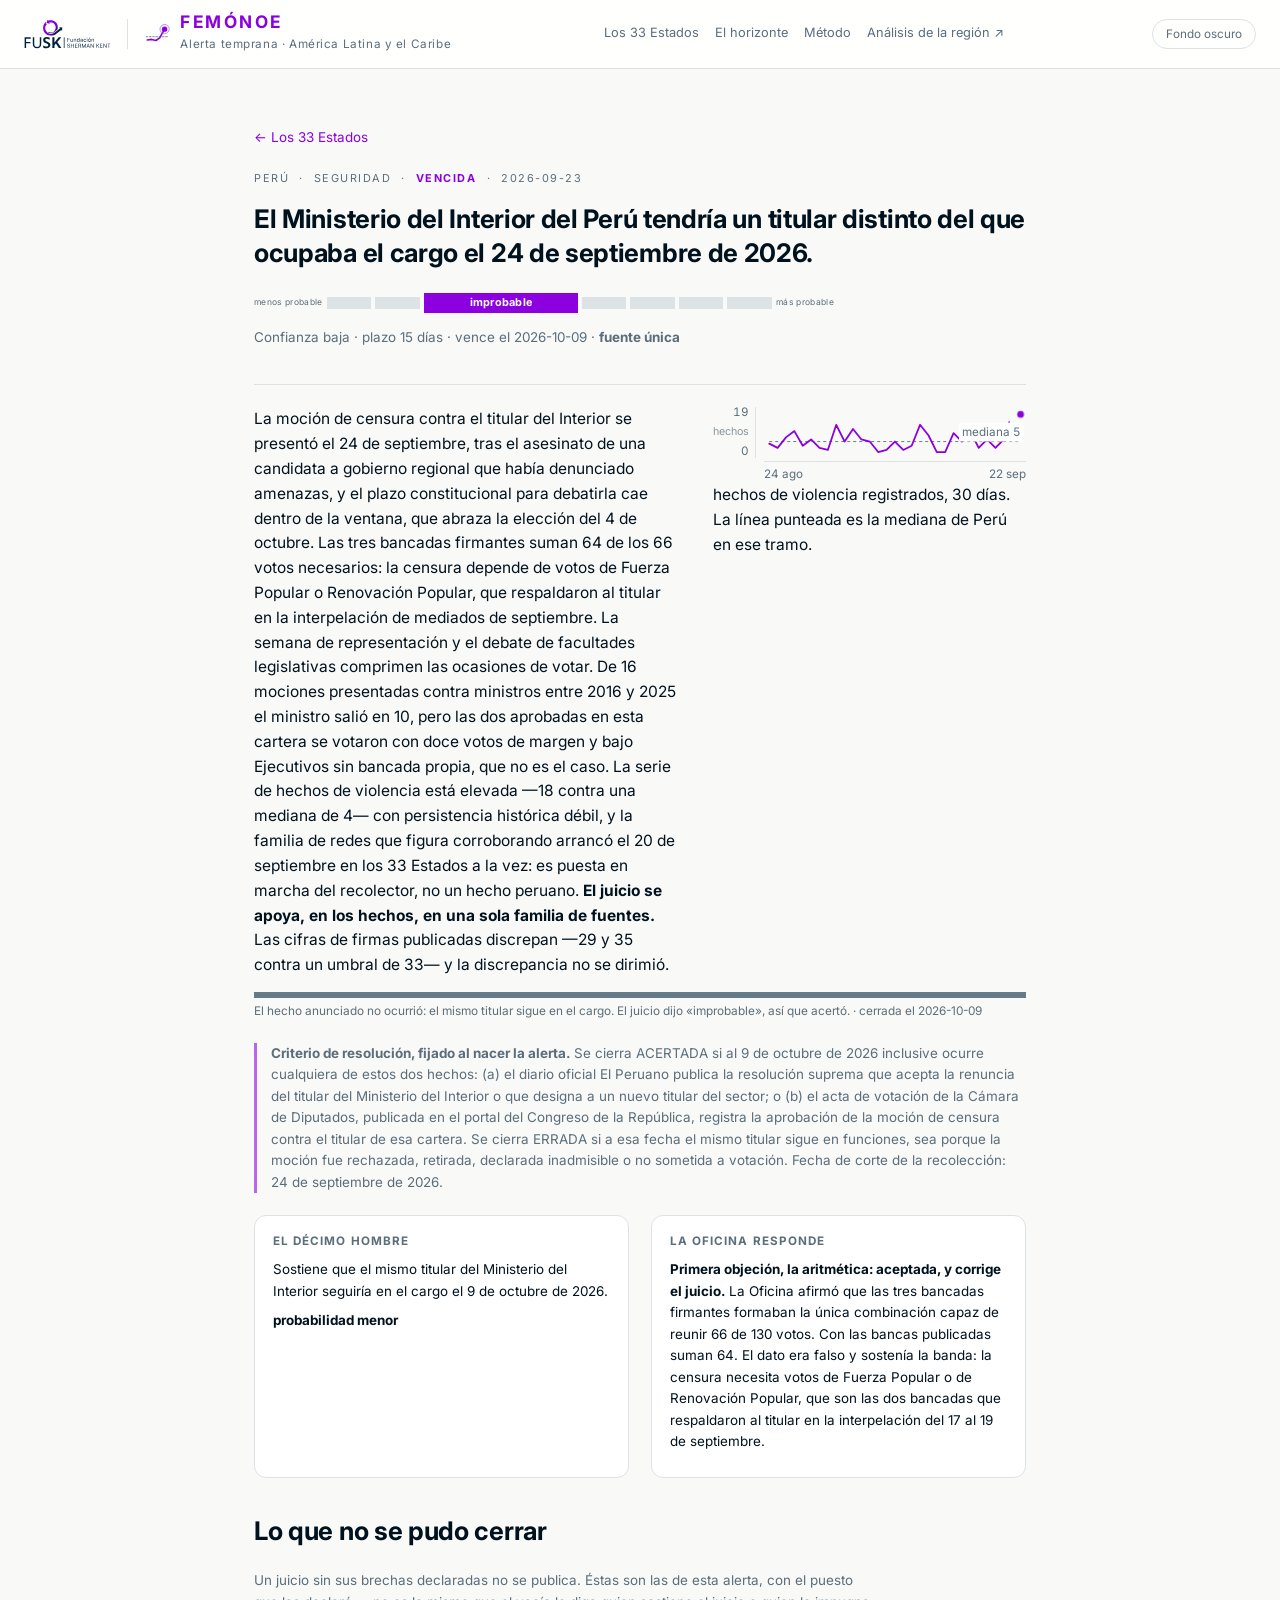
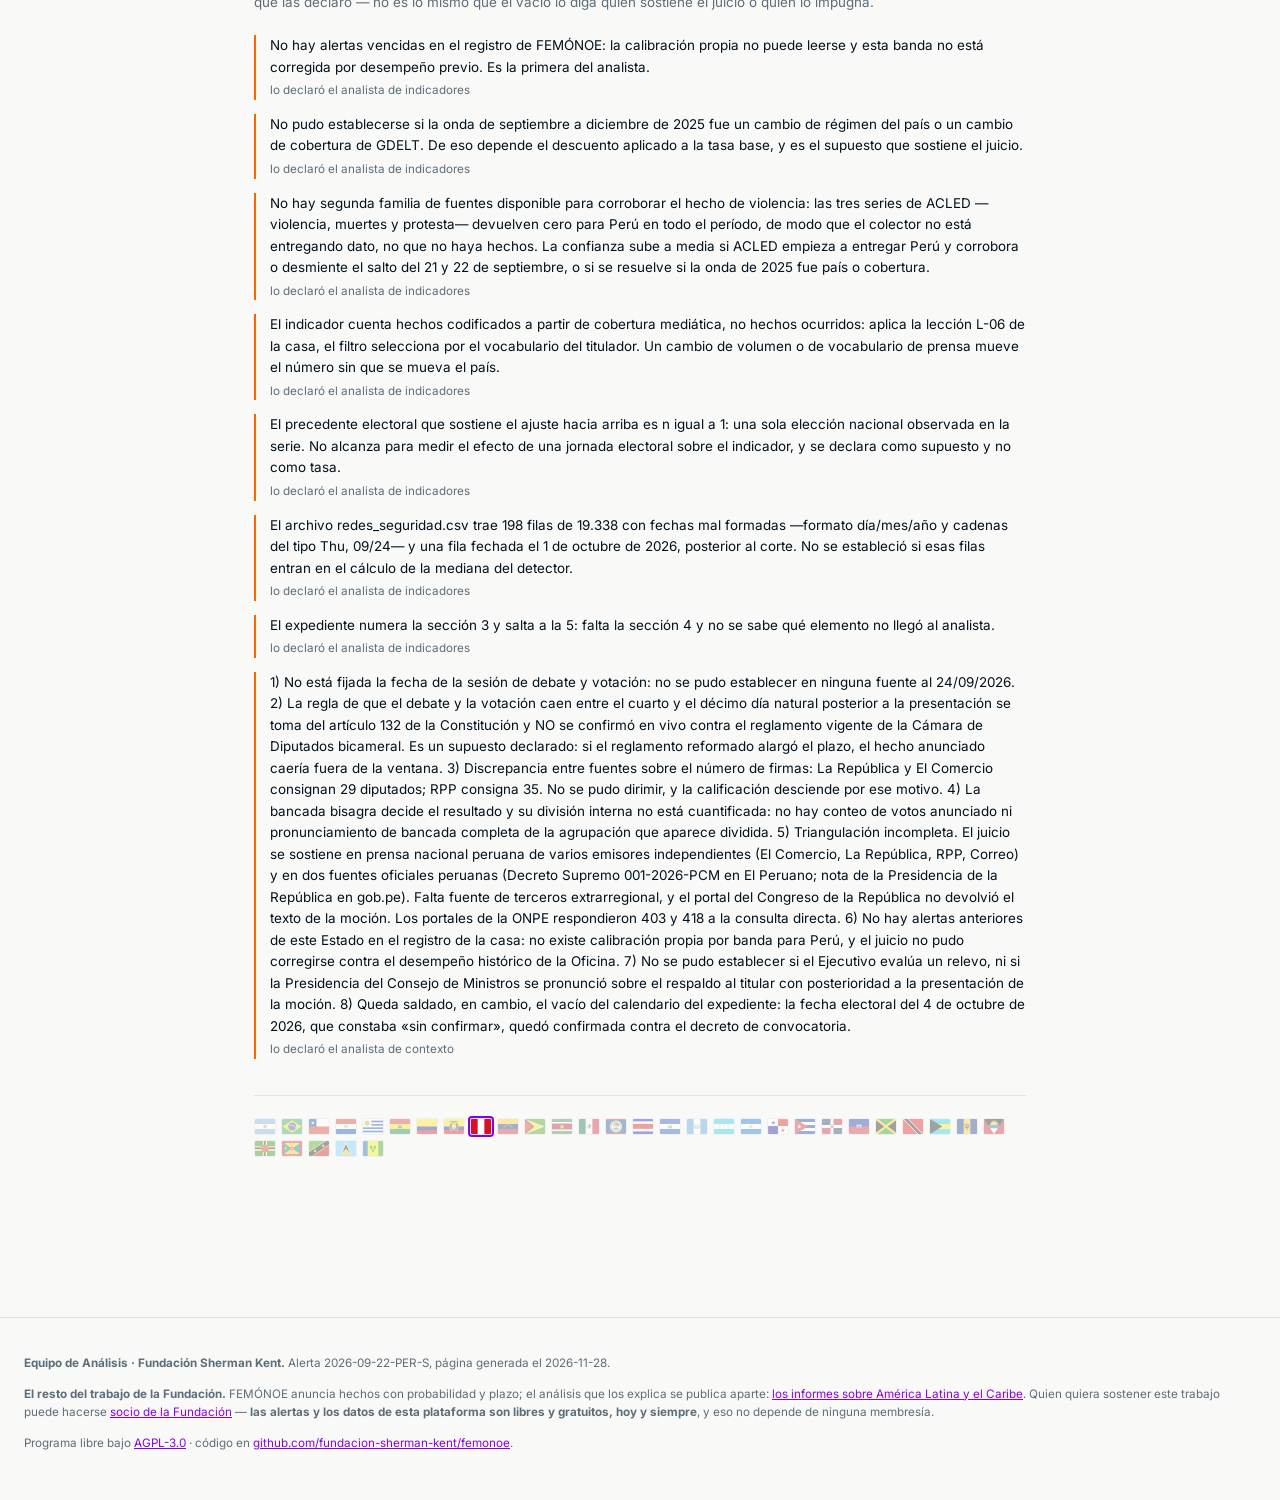
<file: alerta/2026-09-22-PER-S.html>
<!doctype html>
<html lang="es">
<head>
<meta charset="utf-8">
<meta name="viewport" content="width=device-width, initial-scale=1">
<!-- Medicion. Es la MISMA etiqueta de la Fundacion que ya usa SIWA: una sola
     propiedad y un solo flujo para las tres plataformas, que se separan despues
     por nombre de host. Si la propiedad cambia, se cambia SOLO esta linea.
     * anonymize_ip: la IP del visitante se recorta antes de guardarse.
     * linker.domains nombra los CUATRO dominios de la casa. Sin eso, un salto
       entre plataformas crea un usuario nuevo y una sesion nueva, y el dato de
       que las plataformas se alimentan entre si no se podria demostrar.
     * El evento de entrada NO se dispara aca. La casa lo crea del lado de
       Analytics, como `siwa_entrada`, a partir de page_view y la direccion.
     * PENDIENTE DE LA DIRECCION: esto instala cookies de medicion; corresponde
       el aviso de privacidad y el consentimiento (Ley 25.326). -->
<script>
  window.FEMONOE_GA = "G-L9ZDDH81GB";
</script>
<script async src="https://www.googletagmanager.com/gtag/js?id=G-L9ZDDH81GB"></script>
<script>
  window.dataLayer = window.dataLayer || [];
  function gtag(){dataLayer.push(arguments);}
  gtag('js', new Date());
  gtag('config', window.FEMONOE_GA, {
    anonymize_ip: true,
    linker: { domains: ['fundacionkent.org', 'siwa.fundacionkent.org',
                        'femonoe.fundacionkent.org', 'ysyry.fundacionkent.org'] }
  });
  // LIMPIA LA DIRECCION DESPUES DE QUE ANALYTICS LA LEYO.
  //
  // El enlace de la casa es `https://femonoe.fundacionkent.org/` y nada mas.
  // Lo largo lo agrega Google: cuando alguien llega desde otro dominio de la
  // Fundacion, el *linker* de Analytics pega un parametro `_gl` de unos cien
  // caracteres. Quien copia la direccion de la barra comparte ESO, y un enlace
  // asi parece roto o rastreador y se comparte menos.
  //
  // `gtag('config')` ya consumio el parametro arriba, de forma sincronica, asi
  // que sacarlo de la barra no rompe la medicion entre dominios: la sesion ya
  // quedo unida. Se saca SOLO `_gl`; los `utm_` se dejan, porque son la unica
  // manera de saber que campana trajo a alguien.
  try {
    var u = new URL(window.location.href);
    if (u.searchParams.has('_gl')) {
      u.searchParams.delete('_gl');
      history.replaceState(null, '', u.pathname + (u.search || '') + u.hash);
    }
  } catch (e) { /* una barra rara no justifica romper la pagina */ }
</script>
<title>Perú · seguridad · FEMÓNOE</title>
<meta name="description" content="Una alerta de FEMÓNOE, con su probabilidad declarada, su plazo, el dictamen del décimo hombre y el criterio fijado al nacer.">
<!-- Cómo se ve el enlace al compartirse. La tarjeta la genera
     `herramientas/tarjeta_redes.py` con la paleta del manual: no es un PNG
     suelto que alguien dibujó una vez. -->
<meta property="og:type" content="website">
<meta property="og:site_name" content="FEMÓNOE · Fundación Sherman Kent">
<meta property="og:locale" content="es_AR">
<meta property="og:title" content="Perú · seguridad · FEMÓNOE">
<meta property="og:description" content="Una alerta de FEMÓNOE, con su probabilidad declarada, su plazo, el dictamen del décimo hombre y el criterio fijado al nacer.">
<link rel="canonical" href="https://femonoe.fundacionkent.org/alerta/2026-09-22-PER-S.html">
<meta property="og:url" content="https://femonoe.fundacionkent.org/alerta/2026-09-22-PER-S.html">
<meta property="og:image" content="https://femonoe.fundacionkent.org/marca/femonoe-compartir.png?v=b9ab0bce">
<meta property="og:image:width" content="1200">
<meta property="og:image:height" content="630">
<meta property="og:image:alt" content="FEMÓNOE · alerta temprana para América Latina y el Caribe">
<meta name="twitter:card" content="summary_large_image">
<meta name="twitter:title" content="Perú · seguridad · FEMÓNOE">
<meta name="twitter:description" content="Una alerta de FEMÓNOE, con su probabilidad declarada, su plazo, el dictamen del décimo hombre y el criterio fijado al nacer.">
<meta name="twitter:image" content="https://femonoe.fundacionkent.org/marca/femonoe-compartir.png?v=b9ab0bce">
<link rel="preconnect" href="https://fonts.gstatic.com" crossorigin>
<link rel="stylesheet" href="https://fonts.googleapis.com/css2?family=Inter:wght@400;500;700&display=swap">
<link rel="stylesheet" href="../estilos.css?v=2e6076b7">
</head>
<body>

<div class="franja">
  <div class="marca">
    <a href="https://fundacionkent.org/?utm_source=femonoe&amp;utm_medium=referral&amp;utm_campaign=tablero" target="_blank" rel="noopener"
       title="Ir a la web de la Fundación Sherman Kent">
      <img class="logo claro" src="../marca/fusk-lockup-color.svg" alt="Fundación Sherman Kent">
      <img class="logo oscuro" src="../marca/fusk-lockup-blanco.svg" alt="Fundación Sherman Kent"></a>
    <div class="sep"></div>
    <a class="nombre" href="../index.html" title="Volver a la portada de FEMÓNOE">
      <img class="icono" src="../marca/femonoe-marca.svg" alt="">
      <div><h1>FEMÓNOE</h1><small>Alerta temprana · América Latina y el Caribe</small></div>
    </a>
  </div>
  <nav class="franja-nav"><a href="../index.html">Los 33 Estados</a>
    <a href="../horizonte.html">El horizonte</a>
    <a href="../metodo.html">Método</a>
    <a href="https://fundacionkent.org/articulos/?utm_source=femonoe&amp;utm_medium=referral&amp;utm_campaign=franja" target="_blank" rel="noopener">Análisis de la región ↗</a></nav>
  <div class="franja-derecha">
    <button type="button" id="tema" class="tema" aria-pressed="false">Fondo oscuro</button>
  </div>
</div>

<main class="dictamen">
  <a class="volver" href="../index.html">&larr; Los 33 Estados</a>
  <div class="sello"><span>Perú</span> · <span>seguridad</span> ·
    <b>vencida</b> · <span>2026-09-23</span></div>
  
  <h2>El Ministerio del Interior del Perú tendría un titular distinto del que ocupaba el cargo el 24 de septiembre de 2026.</h2>
  <div class="kent" role="img" aria-label="Probabilidad: improbable"><small>menos probable</small><span class="paso" title="casi con certeza no"></span><span class="paso" title="muy improbable"></span><span class="paso aqui" title="improbable">improbable</span><span class="paso" title="posibilidades parejas"></span><span class="paso" title="probable"></span><span class="paso" title="muy probable"></span><span class="paso" title="casi con certeza"></span><small>más probable</small></div>
  <p class="resumen">Confianza baja · plazo 15 días · vence el 2026-10-09 · <b>fuente única</b></p>

  

  <div class="cuerpo">
    <div><p>La moción de censura contra el titular del Interior se presentó el 24 de septiembre, tras el asesinato de una candidata a gobierno regional que había denunciado amenazas, y el plazo constitucional para debatirla cae dentro de la ventana, que abraza la elección del 4 de octubre. Las tres bancadas firmantes suman 64 de los 66 votos necesarios: la censura depende de votos de Fuerza Popular o Renovación Popular, que respaldaron al titular en la interpelación de mediados de septiembre. La semana de representación y el debate de facultades legislativas comprimen las ocasiones de votar. De 16 mociones presentadas contra ministros entre 2016 y 2025 el ministro salió en 10, pero las dos aprobadas en esta cartera se votaron con doce votos de margen y bajo Ejecutivos sin bancada propia, que no es el caso. La serie de hechos de violencia está elevada —18 contra una mediana de 4— con persistencia histórica débil, y la familia de redes que figura corroborando arrancó el 20 de septiembre en los 33 Estados a la vez: es puesta en marcha del recolector, no un hecho peruano. <b>El juicio se apoya, en los hechos, en una sola familia de fuentes.</b> Las cifras de firmas publicadas discrepan —29 y 35 contra un umbral de 33— y la discrepancia no se dirimió.</p></div>
    <figure style="margin:0"><div class="serie"><div class="eje-y"><span>19</span><span class="unidad">hechos</span><span>0</span></div><div class="trama"><svg class="chispa" viewBox="0 0 250 48" role="img" preserveAspectRatio="none" aria-label="Los últimos 31 días de la serie"><line x1="5" y1="33.0" x2="245" y2="33.0" stroke="var(--acero)" stroke-width="1" stroke-dasharray="3 3"/><polyline class="trazo" points="5.0,35.0 13.0,39.0 21.0,29.0 29.0,23.0 37.0,37.0 45.0,31.0 53.0,39.0 61.0,41.0 69.0,17.0 77.0,33.0 85.0,21.0 93.0,31.0 101.0,33.0 109.0,43.0 117.0,41.0 125.0,33.0 133.0,41.0 141.0,37.0 149.0,17.0 157.0,27.0 165.0,43.0 173.0,43.0 181.0,25.0 189.0,33.0 197.0,23.0 205.0,39.0 213.0,31.0 221.0,39.0 229.0,31.0 237.0,5.0 245.0,7.0" fill="none" stroke="var(--violeta)" stroke-width="1.8" stroke-linejoin="round" stroke-linecap="round" stroke-dasharray="400" style="--largo:400"/><circle class="punta" cx="245.0" cy="7.0" r="3.2" fill="var(--violeta)"/></svg><span class="rot-mediana" style="--y:73.7%">mediana 5</span></div><div class="eje-x"><span>24 ago</span><span>22 sep</span></div></div><figcaption title="serie: eventos_violencia">hechos de violencia registrados, 30 días. La línea punteada es la mediana de Perú en ese tramo.</figcaption></figure>
  </div>

  <div class="plazo"><div class="riel"><span class="lleno no-ocurrio" style="width:100%"></span></div><small>El hecho anunciado no ocurrió: el mismo titular sigue en el cargo. El juicio dijo «improbable», así que acertó. · cerrada el 2026-10-09</small></div>

  <p class="criterio"><b>Criterio de resolución, fijado al nacer la alerta.</b>
    Se cierra ACERTADA si al 9 de octubre de 2026 inclusive ocurre cualquiera de estos dos hechos: (a) el diario oficial El Peruano publica la resolución suprema que acepta la renuncia del titular del Ministerio del Interior o que designa a un nuevo titular del sector; o (b) el acta de votación de la Cámara de Diputados, publicada en el portal del Congreso de la República, registra la aprobación de la moción de censura contra el titular de esa cartera. Se cierra ERRADA si a esa fecha el mismo titular sigue en funciones, sea porque la moción fue rechazada, retirada, declarada inadmisible o no sometida a votación. Fecha de corte de la recolección: 24 de septiembre de 2026.</p>

  

  <div class="dos-voces"><div><h3>El décimo hombre</h3><p>Sostiene que el mismo titular del Ministerio del Interior seguiría en el cargo el 9 de octubre de 2026.</p><p><b>probabilidad menor</b></p></div><div><h3>La Oficina responde</h3><p><b>Primera objeción, la aritmética: aceptada, y corrige el juicio.</b> La Oficina afirmó que las tres bancadas firmantes formaban la única combinación capaz de reunir 66 de 130 votos. Con las bancas publicadas suman 64. El dato era falso y sostenía la banda: la censura necesita votos de Fuerza Popular o de Renovación Popular, que son las dos bancadas que respaldaron al titular en la interpelación del 17 al 19 de septiembre.</p></div></div>

  <section class="vacios"><h2>Lo que no se pudo cerrar</h2><p class="referencia">Un juicio sin sus brechas declaradas no se publica. Éstas son las de esta alerta, con el puesto que las declaró — no es lo mismo que el vacío lo diga quien sostiene el juicio o quien lo impugna.</p><ul><li>No hay alertas vencidas en el registro de FEMÓNOE: la calibración propia no puede leerse y esta banda no está corregida por desempeño previo. Es la primera del analista.<span class="quien">lo declaró el analista de indicadores</span></li><li>No pudo establecerse si la onda de septiembre a diciembre de 2025 fue un cambio de régimen del país o un cambio de cobertura de GDELT. De eso depende el descuento aplicado a la tasa base, y es el supuesto que sostiene el juicio.<span class="quien">lo declaró el analista de indicadores</span></li><li>No hay segunda familia de fuentes disponible para corroborar el hecho de violencia: las tres series de ACLED —violencia, muertes y protesta— devuelven cero para Perú en todo el período, de modo que el colector no está entregando dato, no que no haya hechos. La confianza sube a media si ACLED empieza a entregar Perú y corrobora o desmiente el salto del 21 y 22 de septiembre, o si se resuelve si la onda de 2025 fue país o cobertura.<span class="quien">lo declaró el analista de indicadores</span></li><li>El indicador cuenta hechos codificados a partir de cobertura mediática, no hechos ocurridos: aplica la lección L-06 de la casa, el filtro selecciona por el vocabulario del titulador. Un cambio de volumen o de vocabulario de prensa mueve el número sin que se mueva el país.<span class="quien">lo declaró el analista de indicadores</span></li><li>El precedente electoral que sostiene el ajuste hacia arriba es n igual a 1: una sola elección nacional observada en la serie. No alcanza para medir el efecto de una jornada electoral sobre el indicador, y se declara como supuesto y no como tasa.<span class="quien">lo declaró el analista de indicadores</span></li><li>El archivo redes_seguridad.csv trae 198 filas de 19.338 con fechas mal formadas —formato día/mes/año y cadenas del tipo Thu, 09/24— y una fila fechada el 1 de octubre de 2026, posterior al corte. No se estableció si esas filas entran en el cálculo de la mediana del detector.<span class="quien">lo declaró el analista de indicadores</span></li><li>El expediente numera la sección 3 y salta a la 5: falta la sección 4 y no se sabe qué elemento no llegó al analista.<span class="quien">lo declaró el analista de indicadores</span></li><li>1) No está fijada la fecha de la sesión de debate y votación: no se pudo establecer en ninguna fuente al 24/09/2026. 2) La regla de que el debate y la votación caen entre el cuarto y el décimo día natural posterior a la presentación se toma del artículo 132 de la Constitución y NO se confirmó en vivo contra el reglamento vigente de la Cámara de Diputados bicameral. Es un supuesto declarado: si el reglamento reformado alargó el plazo, el hecho anunciado caería fuera de la ventana. 3) Discrepancia entre fuentes sobre el número de firmas: La República y El Comercio consignan 29 diputados; RPP consigna 35. No se pudo dirimir, y la calificación desciende por ese motivo. 4) La bancada bisagra decide el resultado y su división interna no está cuantificada: no hay conteo de votos anunciado ni pronunciamiento de bancada completa de la agrupación que aparece dividida. 5) Triangulación incompleta. El juicio se sostiene en prensa nacional peruana de varios emisores independientes (El Comercio, La República, RPP, Correo) y en dos fuentes oficiales peruanas (Decreto Supremo 001-2026-PCM en El Peruano; nota de la Presidencia de la República en gob.pe). Falta fuente de terceros extrarregional, y el portal del Congreso de la República no devolvió el texto de la moción. Los portales de la ONPE respondieron 403 y 418 a la consulta directa. 6) No hay alertas anteriores de este Estado en el registro de la casa: no existe calibración propia por banda para Perú, y el juicio no pudo corregirse contra el desempeño histórico de la Oficina. 7) No se pudo establecer si el Ejecutivo evalúa un relevo, ni si la Presidencia del Consejo de Ministros se pronunció sobre el respaldo al titular con posterioridad a la presentación de la moción. 8) Queda saldado, en cambio, el vacío del calendario del expediente: la fecha electoral del 4 de octubre de 2026, que constaba «sin confirmar», quedó confirmada contra el decreto de convocatoria.<span class="quien">lo declaró el analista de contexto</span></li></ul></section>

  <div class="tira" title="Los 33 Estados; en violeta, el de esta alerta"><img src="../banderas/ARG.png" alt="Argentina"><img src="../banderas/BRA.png" alt="Brasil"><img src="../banderas/CHL.png" alt="Chile"><img src="../banderas/PRY.png" alt="Paraguay"><img src="../banderas/URY.png" alt="Uruguay"><img src="../banderas/BOL.png" alt="Bolivia"><img src="../banderas/COL.png" alt="Colombia"><img src="../banderas/ECU.png" alt="Ecuador"><img src="../banderas/PER.png" alt="Perú" class="viva"><img src="../banderas/VEN.png" alt="Venezuela"><img src="../banderas/GUY.png" alt="Guyana"><img src="../banderas/SUR.png" alt="Surinam"><img src="../banderas/MEX.png" alt="México"><img src="../banderas/BLZ.png" alt="Belice"><img src="../banderas/CRI.png" alt="Costa Rica"><img src="../banderas/SLV.png" alt="El Salvador"><img src="../banderas/GTM.png" alt="Guatemala"><img src="../banderas/HND.png" alt="Honduras"><img src="../banderas/NIC.png" alt="Nicaragua"><img src="../banderas/PAN.png" alt="Panamá"><img src="../banderas/CUB.png" alt="Cuba"><img src="../banderas/DOM.png" alt="República Dominicana"><img src="../banderas/HTI.png" alt="Haití"><img src="../banderas/JAM.png" alt="Jamaica"><img src="../banderas/TTO.png" alt="Trinidad y Tobago"><img src="../banderas/BHS.png" alt="Bahamas"><img src="../banderas/BRB.png" alt="Barbados"><img src="../banderas/ATG.png" alt="Antigua y Barbuda"><img src="../banderas/DMA.png" alt="Dominica"><img src="../banderas/GRD.png" alt="Granada"><img src="../banderas/KNA.png" alt="San Cristóbal y Nieves"><img src="../banderas/LCA.png" alt="Santa Lucía"><img src="../banderas/VCT.png" alt="San Vicente y las Granadinas"></div>
</main>

<script>
  (function () {
    var raiz = document.documentElement, boton = document.getElementById("tema");
    function poner(modo) {
      raiz.setAttribute("data-tema", modo);
      boton.textContent = modo === "oscuro" ? "Fondo claro" : "Fondo oscuro";
      boton.setAttribute("aria-pressed", modo === "oscuro" ? "true" : "false");
    }
    var guardado = null;
    try { guardado = localStorage.getItem("femonoe-tema"); } catch (e) { guardado = null; }
    poner(guardado === "oscuro" ? "oscuro" : "claro");
    boton.onclick = function () {
      var nuevo = raiz.getAttribute("data-tema") === "oscuro" ? "claro" : "oscuro";
      poner(nuevo);
      try { localStorage.setItem("femonoe-tema", nuevo); } catch (e) { /* sin memoria */ }
    };
  })();</script>

<footer>
  <b>Equipo de Análisis · Fundación Sherman Kent.</b> Alerta 2026-09-22-PER-S, página generada el 2026-11-28.

  <p><b>El resto del trabajo de la Fundación.</b> FEMÓNOE anuncia
  hechos con probabilidad y plazo; el análisis que los explica se publica aparte:
  <a href="https://fundacionkent.org/articulos/?utm_source=femonoe&amp;utm_medium=referral&amp;utm_campaign=pie" target="_blank" rel="noopener">los informes sobre América
  Latina y el Caribe</a>. Quien quiera sostener este trabajo puede hacerse
  <a href="https://fundacionkent.org/membresias/?utm_source=femonoe&amp;utm_medium=referral&amp;utm_campaign=pie" target="_blank" rel="noopener">socio de la Fundación</a>
  — <b>las alertas y los datos de esta plataforma son libres y gratuitos, hoy y
  siempre</b>, y eso no depende de ninguna membresía.</p>

  <p>Programa libre bajo <a href="https://www.gnu.org/licenses/agpl-3.0.html" target="_blank"
  rel="noopener">AGPL-3.0</a> · código en
  <a href="https://github.com/fundacion-sherman-kent/femonoe" target="_blank"
  rel="noopener">github.com/fundacion-sherman-kent/femonoe</a>.</p>
</footer>
<script>
  // Lo que llega a la vista, entra.
  //
  // **Por qué no usa `IntersectionObserver`.** Es la herramienta correcta para
  // esto, pero el 2/10/2026 no entregó una sola llamada en el entorno donde la
  // Oficina verifica, ni siquiera creada a mano sobre un elemento a la vista.
  // Puede ser una limitación de ese entorno y no del navegador del lector —
  // pero **una función que no se puede comprobar no se publica**. Un recorrido
  // sobre la posición de cada pieza es más tosco, se puede medir, y con unas
  // decenas de piezas no cuesta nada.
  //
  // El estado por defecto del sitio es «todo a la vista»: si este programa no
  // corre, no se pierde nada. La animación se agrega; nunca se resta.
  (function () {
    var piezas = [].slice.call(document.querySelectorAll(".revela"));
    if (!piezas.length) { return; }
    var pedido = false;
    function mirar() {
      pedido = false;
      var alto = window.innerHeight || document.documentElement.clientHeight;
      for (var i = piezas.length - 1; i >= 0; i--) {
        var r = piezas[i].getBoundingClientRect();
        // Entra cuando su borde superior cruza el 92 % de la pantalla: un poco
        // antes de llegar abajo del todo, para que no aparezca de golpe.
        //
        // **Sin exigir que siga a la vista.** La primera versión pedía además
        // `r.bottom > 0`, y entonces una pieza que se pasaba de largo sin haber
        // sido mirada —por un salto de ancla, por una vuelta atrás, por rodar
        // rápido— quedaba invisible para siempre. Una animación de entrada que
        // puede dejar una sección en blanco no es una animación: es un defecto.
        if (r.top < alto * 0.92) {
          piezas[i].classList.add("visible");
          piezas.splice(i, 1);          // entra una vez y se deja de mirar
        }
      }
      if (!piezas.length) {
        window.removeEventListener("scroll", pedir);
        window.removeEventListener("resize", pedir);
      }
    }
    // Sin `requestAnimationFrame`: el 2/10/2026 no se entregó de forma fiable
    // en el entorno donde la Oficina verifica, y una entrada que a veces no
    // ocurre deja secciones en blanco. El freno por tiempo es más tosco y se
    // puede medir. Con unas decenas de piezas, el costo es imperceptible.
    var ultimo = 0;
    function pedir() {
      var ahora = Date.now();
      if (pedido || ahora - ultimo < 80) { return; }
      ultimo = ahora;
      pedido = true;
      setTimeout(mirar, 0);
    }
    window.addEventListener("scroll", pedir, { passive: true });
    window.addEventListener("resize", pedir);
    mirar();
  })();
</script>
</body>
</html>
</file>
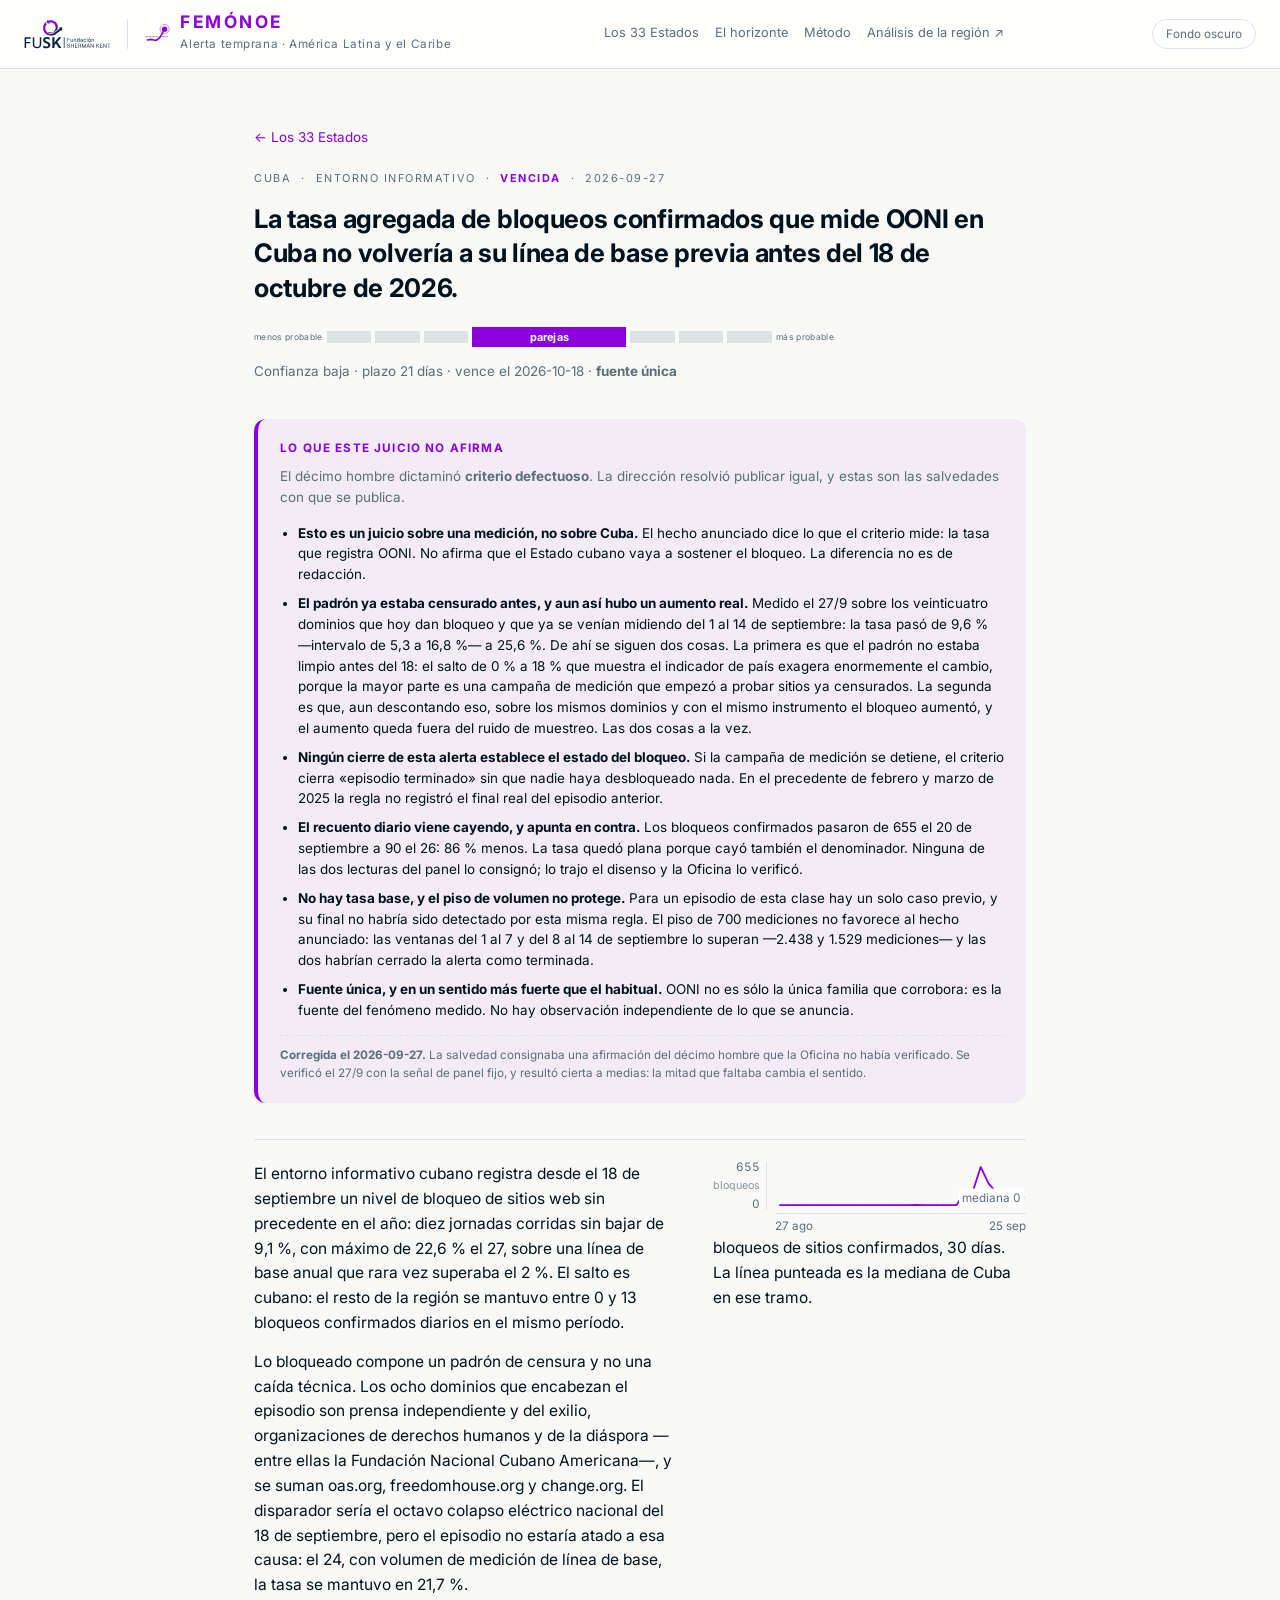
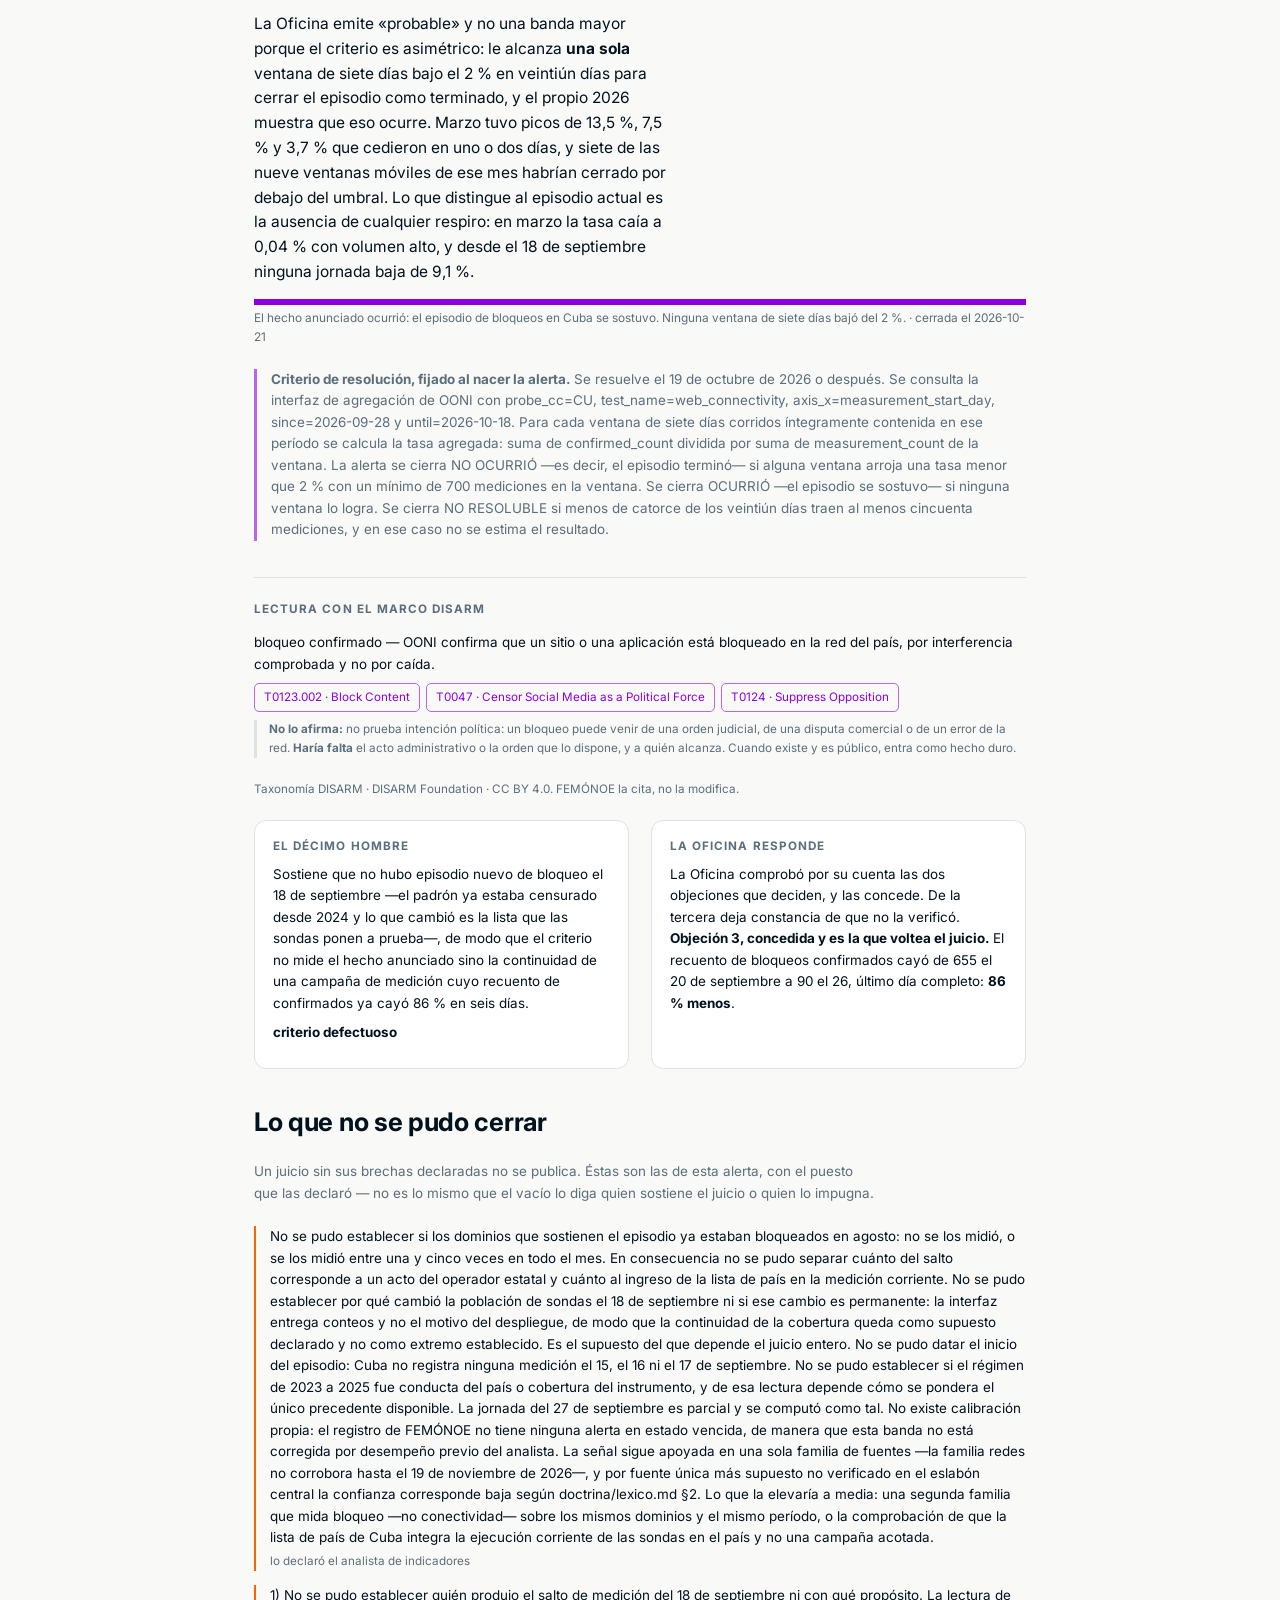
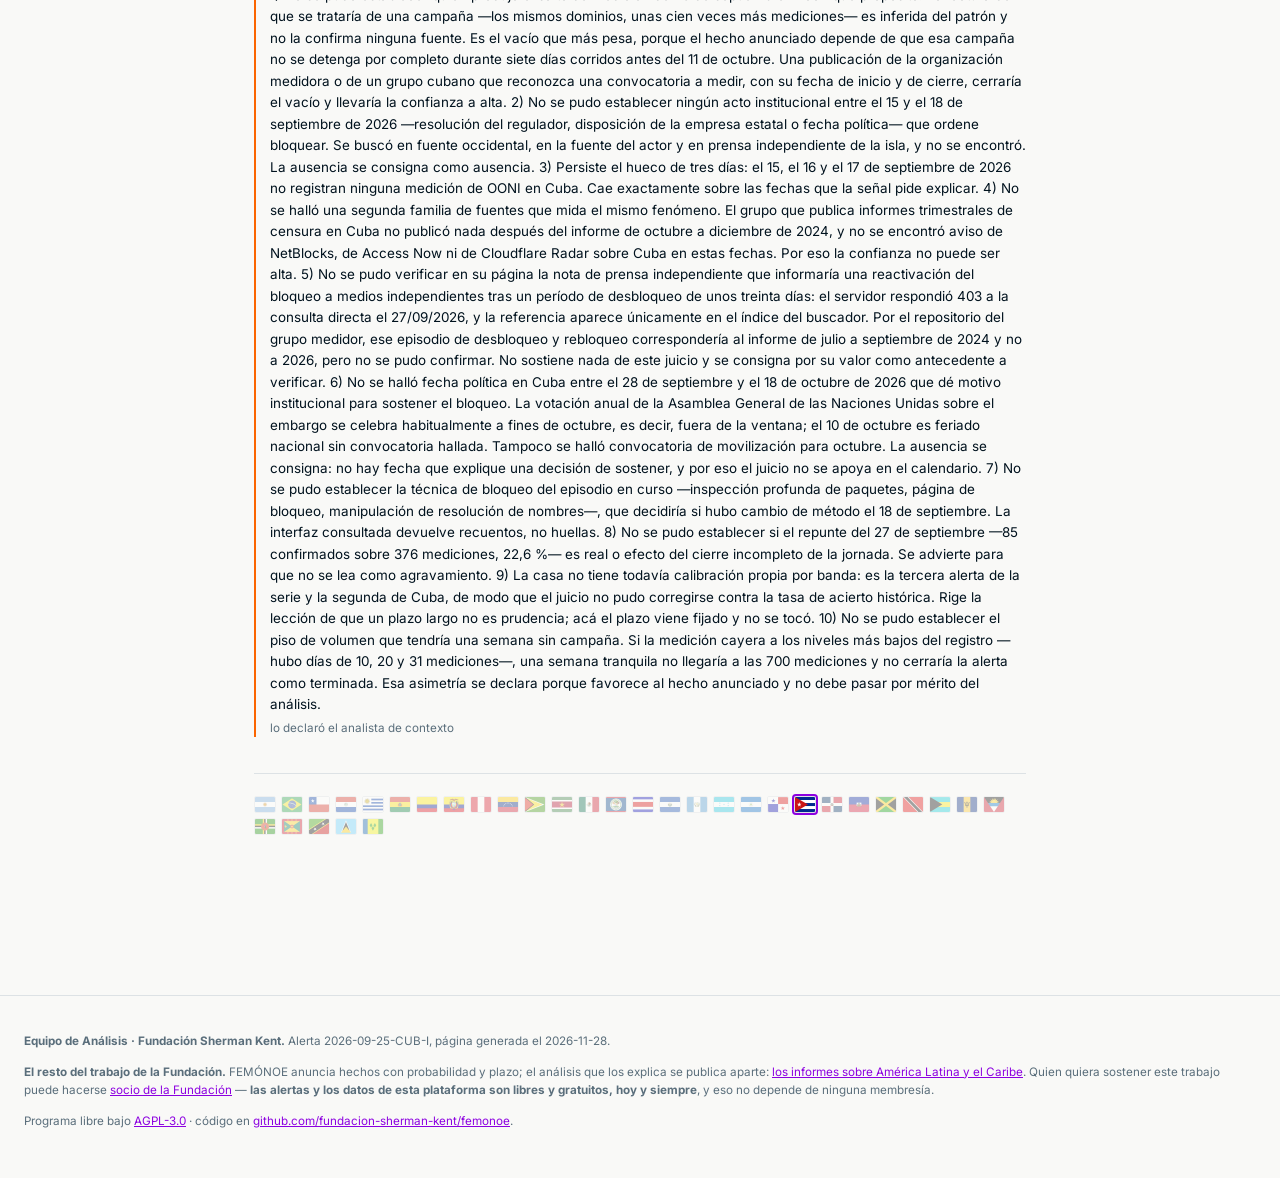
<file: alerta/2026-09-25-CUB-I.html>
<!doctype html>
<html lang="es">
<head>
<meta charset="utf-8">
<meta name="viewport" content="width=device-width, initial-scale=1">
<!-- Medicion. Es la MISMA etiqueta de la Fundacion que ya usa SIWA: una sola
     propiedad y un solo flujo para las tres plataformas, que se separan despues
     por nombre de host. Si la propiedad cambia, se cambia SOLO esta linea.
     * anonymize_ip: la IP del visitante se recorta antes de guardarse.
     * linker.domains nombra los CUATRO dominios de la casa. Sin eso, un salto
       entre plataformas crea un usuario nuevo y una sesion nueva, y el dato de
       que las plataformas se alimentan entre si no se podria demostrar.
     * El evento de entrada NO se dispara aca. La casa lo crea del lado de
       Analytics, como `siwa_entrada`, a partir de page_view y la direccion.
     * PENDIENTE DE LA DIRECCION: esto instala cookies de medicion; corresponde
       el aviso de privacidad y el consentimiento (Ley 25.326). -->
<script>
  window.FEMONOE_GA = "G-L9ZDDH81GB";
</script>
<script async src="https://www.googletagmanager.com/gtag/js?id=G-L9ZDDH81GB"></script>
<script>
  window.dataLayer = window.dataLayer || [];
  function gtag(){dataLayer.push(arguments);}
  gtag('js', new Date());
  gtag('config', window.FEMONOE_GA, {
    anonymize_ip: true,
    linker: { domains: ['fundacionkent.org', 'siwa.fundacionkent.org',
                        'femonoe.fundacionkent.org', 'ysyry.fundacionkent.org'] }
  });
  // LIMPIA LA DIRECCION DESPUES DE QUE ANALYTICS LA LEYO.
  //
  // El enlace de la casa es `https://femonoe.fundacionkent.org/` y nada mas.
  // Lo largo lo agrega Google: cuando alguien llega desde otro dominio de la
  // Fundacion, el *linker* de Analytics pega un parametro `_gl` de unos cien
  // caracteres. Quien copia la direccion de la barra comparte ESO, y un enlace
  // asi parece roto o rastreador y se comparte menos.
  //
  // `gtag('config')` ya consumio el parametro arriba, de forma sincronica, asi
  // que sacarlo de la barra no rompe la medicion entre dominios: la sesion ya
  // quedo unida. Se saca SOLO `_gl`; los `utm_` se dejan, porque son la unica
  // manera de saber que campana trajo a alguien.
  try {
    var u = new URL(window.location.href);
    if (u.searchParams.has('_gl')) {
      u.searchParams.delete('_gl');
      history.replaceState(null, '', u.pathname + (u.search || '') + u.hash);
    }
  } catch (e) { /* una barra rara no justifica romper la pagina */ }
</script>
<title>Cuba · entorno informativo · FEMÓNOE</title>
<meta name="description" content="Una alerta de FEMÓNOE, con su probabilidad declarada, su plazo, el dictamen del décimo hombre y el criterio fijado al nacer.">
<!-- Cómo se ve el enlace al compartirse. La tarjeta la genera
     `herramientas/tarjeta_redes.py` con la paleta del manual: no es un PNG
     suelto que alguien dibujó una vez. -->
<meta property="og:type" content="website">
<meta property="og:site_name" content="FEMÓNOE · Fundación Sherman Kent">
<meta property="og:locale" content="es_AR">
<meta property="og:title" content="Cuba · entorno informativo · FEMÓNOE">
<meta property="og:description" content="Una alerta de FEMÓNOE, con su probabilidad declarada, su plazo, el dictamen del décimo hombre y el criterio fijado al nacer.">
<link rel="canonical" href="https://femonoe.fundacionkent.org/alerta/2026-09-25-CUB-I.html">
<meta property="og:url" content="https://femonoe.fundacionkent.org/alerta/2026-09-25-CUB-I.html">
<meta property="og:image" content="https://femonoe.fundacionkent.org/marca/femonoe-compartir.png?v=b9ab0bce">
<meta property="og:image:width" content="1200">
<meta property="og:image:height" content="630">
<meta property="og:image:alt" content="FEMÓNOE · alerta temprana para América Latina y el Caribe">
<meta name="twitter:card" content="summary_large_image">
<meta name="twitter:title" content="Cuba · entorno informativo · FEMÓNOE">
<meta name="twitter:description" content="Una alerta de FEMÓNOE, con su probabilidad declarada, su plazo, el dictamen del décimo hombre y el criterio fijado al nacer.">
<meta name="twitter:image" content="https://femonoe.fundacionkent.org/marca/femonoe-compartir.png?v=b9ab0bce">
<link rel="preconnect" href="https://fonts.gstatic.com" crossorigin>
<link rel="stylesheet" href="https://fonts.googleapis.com/css2?family=Inter:wght@400;500;700&display=swap">
<link rel="stylesheet" href="../estilos.css?v=2e6076b7">
</head>
<body>

<div class="franja">
  <div class="marca">
    <a href="https://fundacionkent.org/?utm_source=femonoe&amp;utm_medium=referral&amp;utm_campaign=tablero" target="_blank" rel="noopener"
       title="Ir a la web de la Fundación Sherman Kent">
      <img class="logo claro" src="../marca/fusk-lockup-color.svg" alt="Fundación Sherman Kent">
      <img class="logo oscuro" src="../marca/fusk-lockup-blanco.svg" alt="Fundación Sherman Kent"></a>
    <div class="sep"></div>
    <a class="nombre" href="../index.html" title="Volver a la portada de FEMÓNOE">
      <img class="icono" src="../marca/femonoe-marca.svg" alt="">
      <div><h1>FEMÓNOE</h1><small>Alerta temprana · América Latina y el Caribe</small></div>
    </a>
  </div>
  <nav class="franja-nav"><a href="../index.html">Los 33 Estados</a>
    <a href="../horizonte.html">El horizonte</a>
    <a href="../metodo.html">Método</a>
    <a href="https://fundacionkent.org/articulos/?utm_source=femonoe&amp;utm_medium=referral&amp;utm_campaign=franja" target="_blank" rel="noopener">Análisis de la región ↗</a></nav>
  <div class="franja-derecha">
    <button type="button" id="tema" class="tema" aria-pressed="false">Fondo oscuro</button>
  </div>
</div>

<main class="dictamen">
  <a class="volver" href="../index.html">&larr; Los 33 Estados</a>
  <div class="sello"><span>Cuba</span> · <span>entorno informativo</span> ·
    <b>vencida</b> · <span>2026-09-27</span></div>
  
  <h2>La tasa agregada de bloqueos confirmados que mide OONI en Cuba no volvería a su línea de base previa antes del 18 de octubre de 2026.</h2>
  <div class="kent" role="img" aria-label="Probabilidad: posibilidades parejas"><small>menos probable</small><span class="paso" title="casi con certeza no"></span><span class="paso" title="muy improbable"></span><span class="paso" title="improbable"></span><span class="paso aqui" title="posibilidades parejas">parejas</span><span class="paso" title="probable"></span><span class="paso" title="muy probable"></span><span class="paso" title="casi con certeza"></span><small>más probable</small></div>
  <p class="resumen">Confianza baja · plazo 21 días · vence el 2026-10-18 · <b>fuente única</b></p>

  <section class="salvedades"><h3>Lo que este juicio no afirma</h3><p class="porque">El décimo hombre dictaminó <b>criterio defectuoso</b>. La dirección resolvió publicar igual, y estas son las salvedades con que se publica.</p><ul><li><b>Esto es un juicio sobre una medición, no sobre Cuba.</b> El hecho anunciado dice lo que el criterio mide: la tasa que registra OONI. No afirma que el Estado cubano vaya a sostener el bloqueo. La diferencia no es de redacción.</li><li><b>El padrón ya estaba censurado antes, y aun así hubo un aumento real.</b> Medido el 27/9 sobre los veinticuatro dominios que hoy dan bloqueo y que ya se venían midiendo del 1 al 14 de septiembre: la tasa pasó de 9,6 % —intervalo de 5,3 a 16,8 %— a 25,6 %. De ahí se siguen dos cosas. La primera es que el padrón no estaba limpio antes del 18: el salto de 0 % a 18 % que muestra el indicador de país exagera enormemente el cambio, porque la mayor parte es una campaña de medición que empezó a probar sitios ya censurados. La segunda es que, aun descontando eso, sobre los mismos dominios y con el mismo instrumento el bloqueo aumentó, y el aumento queda fuera del ruido de muestreo. Las dos cosas a la vez.</li><li><b>Ningún cierre de esta alerta establece el estado del bloqueo.</b> Si la campaña de medición se detiene, el criterio cierra «episodio terminado» sin que nadie haya desbloqueado nada. En el precedente de febrero y marzo de 2025 la regla no registró el final real del episodio anterior.</li><li><b>El recuento diario viene cayendo, y apunta en contra.</b> Los bloqueos confirmados pasaron de 655 el 20 de septiembre a 90 el 26: 86 % menos. La tasa quedó plana porque cayó también el denominador. Ninguna de las dos lecturas del panel lo consignó; lo trajo el disenso y la Oficina lo verificó.</li><li><b>No hay tasa base, y el piso de volumen no protege.</b> Para un episodio de esta clase hay un solo caso previo, y su final no habría sido detectado por esta misma regla. El piso de 700 mediciones no favorece al hecho anunciado: las ventanas del 1 al 7 y del 8 al 14 de septiembre lo superan —2.438 y 1.529 mediciones— y las dos habrían cerrado la alerta como terminada.</li><li><b>Fuente única, y en un sentido más fuerte que el habitual.</b> OONI no es sólo la única familia que corrobora: es la fuente del fenómeno medido. No hay observación independiente de lo que se anuncia.</li></ul><p class="corregida"><b>Corregida el 2026-09-27.</b> La salvedad consignaba una afirmación del décimo hombre que la Oficina no había verificado. Se verificó el 27/9 con la señal de panel fijo, y resultó cierta a medias: la mitad que faltaba cambia el sentido.</p></section>

  <div class="cuerpo">
    <div><p>El entorno informativo cubano registra desde el 18 de septiembre un nivel de bloqueo de sitios web sin precedente en el año: diez jornadas corridas sin bajar de 9,1 %, con máximo de 22,6 % el 27, sobre una línea de base anual que rara vez superaba el 2 %. El salto es cubano: el resto de la región se mantuvo entre 0 y 13 bloqueos confirmados diarios en el mismo período.</p><p>Lo bloqueado compone un padrón de censura y no una caída técnica. Los ocho dominios que encabezan el episodio son prensa independiente y del exilio, organizaciones de derechos humanos y de la diáspora —entre ellas la Fundación Nacional Cubano Americana—, y se suman oas.org, freedomhouse.org y change.org. El disparador sería el octavo colapso eléctrico nacional del 18 de septiembre, pero el episodio no estaría atado a esa causa: el 24, con volumen de medición de línea de base, la tasa se mantuvo en 21,7 %.</p><p>La Oficina emite «probable» y no una banda mayor porque el criterio es asimétrico: le alcanza <b>una sola</b> ventana de siete días bajo el 2 % en veintiún días para cerrar el episodio como terminado, y el propio 2026 muestra que eso ocurre. Marzo tuvo picos de 13,5 %, 7,5 % y 3,7 % que cedieron en uno o dos días, y siete de las nueve ventanas móviles de ese mes habrían cerrado por debajo del umbral. Lo que distingue al episodio actual es la ausencia de cualquier respiro: en marzo la tasa caía a 0,04 % con volumen alto, y desde el 18 de septiembre ninguna jornada baja de 9,1 %.</p></div>
    <figure style="margin:0"><div class="serie"><div class="eje-y"><span>655</span><span class="unidad">bloqueos</span><span>0</span></div><div class="trama"><svg class="chispa" viewBox="0 0 250 48" role="img" preserveAspectRatio="none" aria-label="Los últimos 31 días de la serie"><line x1="5" y1="43.0" x2="245" y2="43.0" stroke="var(--acero)" stroke-width="1" stroke-dasharray="3 3"/><polyline class="trazo" points="5.0,43.0 13.0,43.0 21.0,43.0 29.0,43.0 37.0,43.0 45.0,43.0 53.0,43.0 61.0,43.0 69.0,43.0 77.0,43.0 85.0,43.0 93.0,43.0 101.0,43.0 109.0,42.9 117.0,43.0 125.0,43.0 133.0,43.0 141.0,42.7 149.0,43.0 157.0,42.9 165.0,43.0 173.0,43.0 181.0,43.0 189.0,29.9 197.0,29.9 205.0,5.0 213.0,21.5 221.0,30.8 229.0,31.5 237.0,35.6 245.0,35.6" fill="none" stroke="var(--violeta)" stroke-width="1.8" stroke-linejoin="round" stroke-linecap="round" stroke-dasharray="281" style="--largo:281"/><circle class="punta" cx="245.0" cy="35.6" r="3.2" fill="var(--violeta)"/></svg><span class="rot-mediana" style="--y:100.0%">mediana 0</span></div><div class="eje-x"><span>27 ago</span><span>25 sep</span></div></div><figcaption title="serie: ooni_confirmados">bloqueos de sitios confirmados, 30 días. La línea punteada es la mediana de Cuba en ese tramo.</figcaption></figure>
  </div>

  <div class="plazo"><div class="riel"><span class="lleno ocurrio" style="width:100%"></span></div><small>El hecho anunciado ocurrió: el episodio de bloqueos en Cuba se sostuvo. Ninguna ventana de siete días bajó del 2 %. · cerrada el 2026-10-21</small></div>

  <p class="criterio"><b>Criterio de resolución, fijado al nacer la alerta.</b>
    Se resuelve el 19 de octubre de 2026 o después. Se consulta la interfaz de agregación de OONI con probe_cc=CU, test_name=web_connectivity, axis_x=measurement_start_day, since=2026-09-28 y until=2026-10-18. Para cada ventana de siete días corridos íntegramente contenida en ese período se calcula la tasa agregada: suma de confirmed_count dividida por suma de measurement_count de la ventana. La alerta se cierra NO OCURRIÓ —es decir, el episodio terminó— si alguna ventana arroja una tasa menor que 2 % con un mínimo de 700 mediciones en la ventana. Se cierra OCURRIÓ —el episodio se sostuvo— si ninguna ventana lo logra. Se cierra NO RESOLUBLE si menos de catorce de los veintiún días traen al menos cincuenta mediciones, y en ese caso no se estima el resultado.</p>

  <section class="disarm"><h3>Lectura con el marco DISARM</h3><p class="observable">bloqueo confirmado — OONI confirma que un sitio o una aplicación está bloqueado en la red del país, por interferencia comprobada y no por caída.</p><div class="tecnicas"><span class="tecnica" title="TA18">T0123.002 · Block Content</span><span class="tecnica" title="TA18">T0047 · Censor Social Media as a Political Force</span><span class="tecnica" title="TA18">T0124 · Suppress Opposition</span></div><p class="salvedad"><b>No lo afirma:</b> no prueba intención política: un bloqueo puede venir de una orden judicial, de una disputa comercial o de un error de la red. <b>Haría falta</b> el acto administrativo o la orden que lo dispone, y a quién alcanza. Cuando existe y es público, entra como hecho duro.</p><p class="credito">Taxonomía DISARM · DISARM Foundation · CC BY 4.0. FEMÓNOE la cita, no la modifica.</p></section>

  <div class="dos-voces"><div><h3>El décimo hombre</h3><p>Sostiene que no hubo episodio nuevo de bloqueo el 18 de septiembre —el padrón ya estaba censurado desde 2024 y lo que cambió es la lista que las sondas ponen a prueba—, de modo que el criterio no mide el hecho anunciado sino la continuidad de una campaña de medición cuyo recuento de confirmados ya cayó 86 % en seis días.</p><p><b>criterio defectuoso</b></p></div><div><h3>La Oficina responde</h3><p>La Oficina comprobó por su cuenta las dos objeciones que deciden, y las concede. De la tercera deja constancia de que no la verificó. <b>Objeción 3, concedida y es la que voltea el juicio.</b> El recuento de bloqueos confirmados cayó de 655 el 20 de septiembre a 90 el 26, último día completo: <b>86 % menos</b>.</p></div></div>

  <section class="vacios"><h2>Lo que no se pudo cerrar</h2><p class="referencia">Un juicio sin sus brechas declaradas no se publica. Éstas son las de esta alerta, con el puesto que las declaró — no es lo mismo que el vacío lo diga quien sostiene el juicio o quien lo impugna.</p><ul><li>No se pudo establecer si los dominios que sostienen el episodio ya estaban bloqueados en agosto: no se los midió, o se los midió entre una y cinco veces en todo el mes. En consecuencia no se pudo separar cuánto del salto corresponde a un acto del operador estatal y cuánto al ingreso de la lista de país en la medición corriente. No se pudo establecer por qué cambió la población de sondas el 18 de septiembre ni si ese cambio es permanente: la interfaz entrega conteos y no el motivo del despliegue, de modo que la continuidad de la cobertura queda como supuesto declarado y no como extremo establecido. Es el supuesto del que depende el juicio entero. No se pudo datar el inicio del episodio: Cuba no registra ninguna medición el 15, el 16 ni el 17 de septiembre. No se pudo establecer si el régimen de 2023 a 2025 fue conducta del país o cobertura del instrumento, y de esa lectura depende cómo se pondera el único precedente disponible. La jornada del 27 de septiembre es parcial y se computó como tal. No existe calibración propia: el registro de FEMÓNOE no tiene ninguna alerta en estado vencida, de manera que esta banda no está corregida por desempeño previo del analista. La señal sigue apoyada en una sola familia de fuentes —la familia redes no corrobora hasta el 19 de noviembre de 2026—, y por fuente única más supuesto no verificado en el eslabón central la confianza corresponde baja según doctrina/lexico.md §2. Lo que la elevaría a media: una segunda familia que mida bloqueo —no conectividad— sobre los mismos dominios y el mismo período, o la comprobación de que la lista de país de Cuba integra la ejecución corriente de las sondas en el país y no una campaña acotada.<span class="quien">lo declaró el analista de indicadores</span></li><li>1) No se pudo establecer quién produjo el salto de medición del 18 de septiembre ni con qué propósito. La lectura de que se trataría de una campaña —los mismos dominios, unas cien veces más mediciones— es inferida del patrón y no la confirma ninguna fuente. Es el vacío que más pesa, porque el hecho anunciado depende de que esa campaña no se detenga por completo durante siete días corridos antes del 11 de octubre. Una publicación de la organización medidora o de un grupo cubano que reconozca una convocatoria a medir, con su fecha de inicio y de cierre, cerraría el vacío y llevaría la confianza a alta. 2) No se pudo establecer ningún acto institucional entre el 15 y el 18 de septiembre de 2026 —resolución del regulador, disposición de la empresa estatal o fecha política— que ordene bloquear. Se buscó en fuente occidental, en la fuente del actor y en prensa independiente de la isla, y no se encontró. La ausencia se consigna como ausencia. 3) Persiste el hueco de tres días: el 15, el 16 y el 17 de septiembre de 2026 no registran ninguna medición de OONI en Cuba. Cae exactamente sobre las fechas que la señal pide explicar. 4) No se halló una segunda familia de fuentes que mida el mismo fenómeno. El grupo que publica informes trimestrales de censura en Cuba no publicó nada después del informe de octubre a diciembre de 2024, y no se encontró aviso de NetBlocks, de Access Now ni de Cloudflare Radar sobre Cuba en estas fechas. Por eso la confianza no puede ser alta. 5) No se pudo verificar en su página la nota de prensa independiente que informaría una reactivación del bloqueo a medios independientes tras un período de desbloqueo de unos treinta días: el servidor respondió 403 a la consulta directa el 27/09/2026, y la referencia aparece únicamente en el índice del buscador. Por el repositorio del grupo medidor, ese episodio de desbloqueo y rebloqueo correspondería al informe de julio a septiembre de 2024 y no a 2026, pero no se pudo confirmar. No sostiene nada de este juicio y se consigna por su valor como antecedente a verificar. 6) No se halló fecha política en Cuba entre el 28 de septiembre y el 18 de octubre de 2026 que dé motivo institucional para sostener el bloqueo. La votación anual de la Asamblea General de las Naciones Unidas sobre el embargo se celebra habitualmente a fines de octubre, es decir, fuera de la ventana; el 10 de octubre es feriado nacional sin convocatoria hallada. Tampoco se halló convocatoria de movilización para octubre. La ausencia se consigna: no hay fecha que explique una decisión de sostener, y por eso el juicio no se apoya en el calendario. 7) No se pudo establecer la técnica de bloqueo del episodio en curso —inspección profunda de paquetes, página de bloqueo, manipulación de resolución de nombres—, que decidiría si hubo cambio de método el 18 de septiembre. La interfaz consultada devuelve recuentos, no huellas. 8) No se pudo establecer si el repunte del 27 de septiembre —85 confirmados sobre 376 mediciones, 22,6 %— es real o efecto del cierre incompleto de la jornada. Se advierte para que no se lea como agravamiento. 9) La casa no tiene todavía calibración propia por banda: es la tercera alerta de la serie y la segunda de Cuba, de modo que el juicio no pudo corregirse contra la tasa de acierto histórica. Rige la lección de que un plazo largo no es prudencia; acá el plazo viene fijado y no se tocó. 10) No se pudo establecer el piso de volumen que tendría una semana sin campaña. Si la medición cayera a los niveles más bajos del registro —hubo días de 10, 20 y 31 mediciones—, una semana tranquila no llegaría a las 700 mediciones y no cerraría la alerta como terminada. Esa asimetría se declara porque favorece al hecho anunciado y no debe pasar por mérito del análisis.<span class="quien">lo declaró el analista de contexto</span></li></ul></section>

  <div class="tira" title="Los 33 Estados; en violeta, el de esta alerta"><img src="../banderas/ARG.png" alt="Argentina"><img src="../banderas/BRA.png" alt="Brasil"><img src="../banderas/CHL.png" alt="Chile"><img src="../banderas/PRY.png" alt="Paraguay"><img src="../banderas/URY.png" alt="Uruguay"><img src="../banderas/BOL.png" alt="Bolivia"><img src="../banderas/COL.png" alt="Colombia"><img src="../banderas/ECU.png" alt="Ecuador"><img src="../banderas/PER.png" alt="Perú"><img src="../banderas/VEN.png" alt="Venezuela"><img src="../banderas/GUY.png" alt="Guyana"><img src="../banderas/SUR.png" alt="Surinam"><img src="../banderas/MEX.png" alt="México"><img src="../banderas/BLZ.png" alt="Belice"><img src="../banderas/CRI.png" alt="Costa Rica"><img src="../banderas/SLV.png" alt="El Salvador"><img src="../banderas/GTM.png" alt="Guatemala"><img src="../banderas/HND.png" alt="Honduras"><img src="../banderas/NIC.png" alt="Nicaragua"><img src="../banderas/PAN.png" alt="Panamá"><img src="../banderas/CUB.png" alt="Cuba" class="viva"><img src="../banderas/DOM.png" alt="República Dominicana"><img src="../banderas/HTI.png" alt="Haití"><img src="../banderas/JAM.png" alt="Jamaica"><img src="../banderas/TTO.png" alt="Trinidad y Tobago"><img src="../banderas/BHS.png" alt="Bahamas"><img src="../banderas/BRB.png" alt="Barbados"><img src="../banderas/ATG.png" alt="Antigua y Barbuda"><img src="../banderas/DMA.png" alt="Dominica"><img src="../banderas/GRD.png" alt="Granada"><img src="../banderas/KNA.png" alt="San Cristóbal y Nieves"><img src="../banderas/LCA.png" alt="Santa Lucía"><img src="../banderas/VCT.png" alt="San Vicente y las Granadinas"></div>
</main>

<script>
  (function () {
    var raiz = document.documentElement, boton = document.getElementById("tema");
    function poner(modo) {
      raiz.setAttribute("data-tema", modo);
      boton.textContent = modo === "oscuro" ? "Fondo claro" : "Fondo oscuro";
      boton.setAttribute("aria-pressed", modo === "oscuro" ? "true" : "false");
    }
    var guardado = null;
    try { guardado = localStorage.getItem("femonoe-tema"); } catch (e) { guardado = null; }
    poner(guardado === "oscuro" ? "oscuro" : "claro");
    boton.onclick = function () {
      var nuevo = raiz.getAttribute("data-tema") === "oscuro" ? "claro" : "oscuro";
      poner(nuevo);
      try { localStorage.setItem("femonoe-tema", nuevo); } catch (e) { /* sin memoria */ }
    };
  })();</script>

<footer>
  <b>Equipo de Análisis · Fundación Sherman Kent.</b> Alerta 2026-09-25-CUB-I, página generada el 2026-11-28.

  <p><b>El resto del trabajo de la Fundación.</b> FEMÓNOE anuncia
  hechos con probabilidad y plazo; el análisis que los explica se publica aparte:
  <a href="https://fundacionkent.org/articulos/?utm_source=femonoe&amp;utm_medium=referral&amp;utm_campaign=pie" target="_blank" rel="noopener">los informes sobre América
  Latina y el Caribe</a>. Quien quiera sostener este trabajo puede hacerse
  <a href="https://fundacionkent.org/membresias/?utm_source=femonoe&amp;utm_medium=referral&amp;utm_campaign=pie" target="_blank" rel="noopener">socio de la Fundación</a>
  — <b>las alertas y los datos de esta plataforma son libres y gratuitos, hoy y
  siempre</b>, y eso no depende de ninguna membresía.</p>

  <p>Programa libre bajo <a href="https://www.gnu.org/licenses/agpl-3.0.html" target="_blank"
  rel="noopener">AGPL-3.0</a> · código en
  <a href="https://github.com/fundacion-sherman-kent/femonoe" target="_blank"
  rel="noopener">github.com/fundacion-sherman-kent/femonoe</a>.</p>
</footer>
<script>
  // Lo que llega a la vista, entra.
  //
  // **Por qué no usa `IntersectionObserver`.** Es la herramienta correcta para
  // esto, pero el 2/10/2026 no entregó una sola llamada en el entorno donde la
  // Oficina verifica, ni siquiera creada a mano sobre un elemento a la vista.
  // Puede ser una limitación de ese entorno y no del navegador del lector —
  // pero **una función que no se puede comprobar no se publica**. Un recorrido
  // sobre la posición de cada pieza es más tosco, se puede medir, y con unas
  // decenas de piezas no cuesta nada.
  //
  // El estado por defecto del sitio es «todo a la vista»: si este programa no
  // corre, no se pierde nada. La animación se agrega; nunca se resta.
  (function () {
    var piezas = [].slice.call(document.querySelectorAll(".revela"));
    if (!piezas.length) { return; }
    var pedido = false;
    function mirar() {
      pedido = false;
      var alto = window.innerHeight || document.documentElement.clientHeight;
      for (var i = piezas.length - 1; i >= 0; i--) {
        var r = piezas[i].getBoundingClientRect();
        // Entra cuando su borde superior cruza el 92 % de la pantalla: un poco
        // antes de llegar abajo del todo, para que no aparezca de golpe.
        //
        // **Sin exigir que siga a la vista.** La primera versión pedía además
        // `r.bottom > 0`, y entonces una pieza que se pasaba de largo sin haber
        // sido mirada —por un salto de ancla, por una vuelta atrás, por rodar
        // rápido— quedaba invisible para siempre. Una animación de entrada que
        // puede dejar una sección en blanco no es una animación: es un defecto.
        if (r.top < alto * 0.92) {
          piezas[i].classList.add("visible");
          piezas.splice(i, 1);          // entra una vez y se deja de mirar
        }
      }
      if (!piezas.length) {
        window.removeEventListener("scroll", pedir);
        window.removeEventListener("resize", pedir);
      }
    }
    // Sin `requestAnimationFrame`: el 2/10/2026 no se entregó de forma fiable
    // en el entorno donde la Oficina verifica, y una entrada que a veces no
    // ocurre deja secciones en blanco. El freno por tiempo es más tosco y se
    // puede medir. Con unas decenas de piezas, el costo es imperceptible.
    var ultimo = 0;
    function pedir() {
      var ahora = Date.now();
      if (pedido || ahora - ultimo < 80) { return; }
      ultimo = ahora;
      pedido = true;
      setTimeout(mirar, 0);
    }
    window.addEventListener("scroll", pedir, { passive: true });
    window.addEventListener("resize", pedir);
    mirar();
  })();
</script>
</body>
</html>
</file>
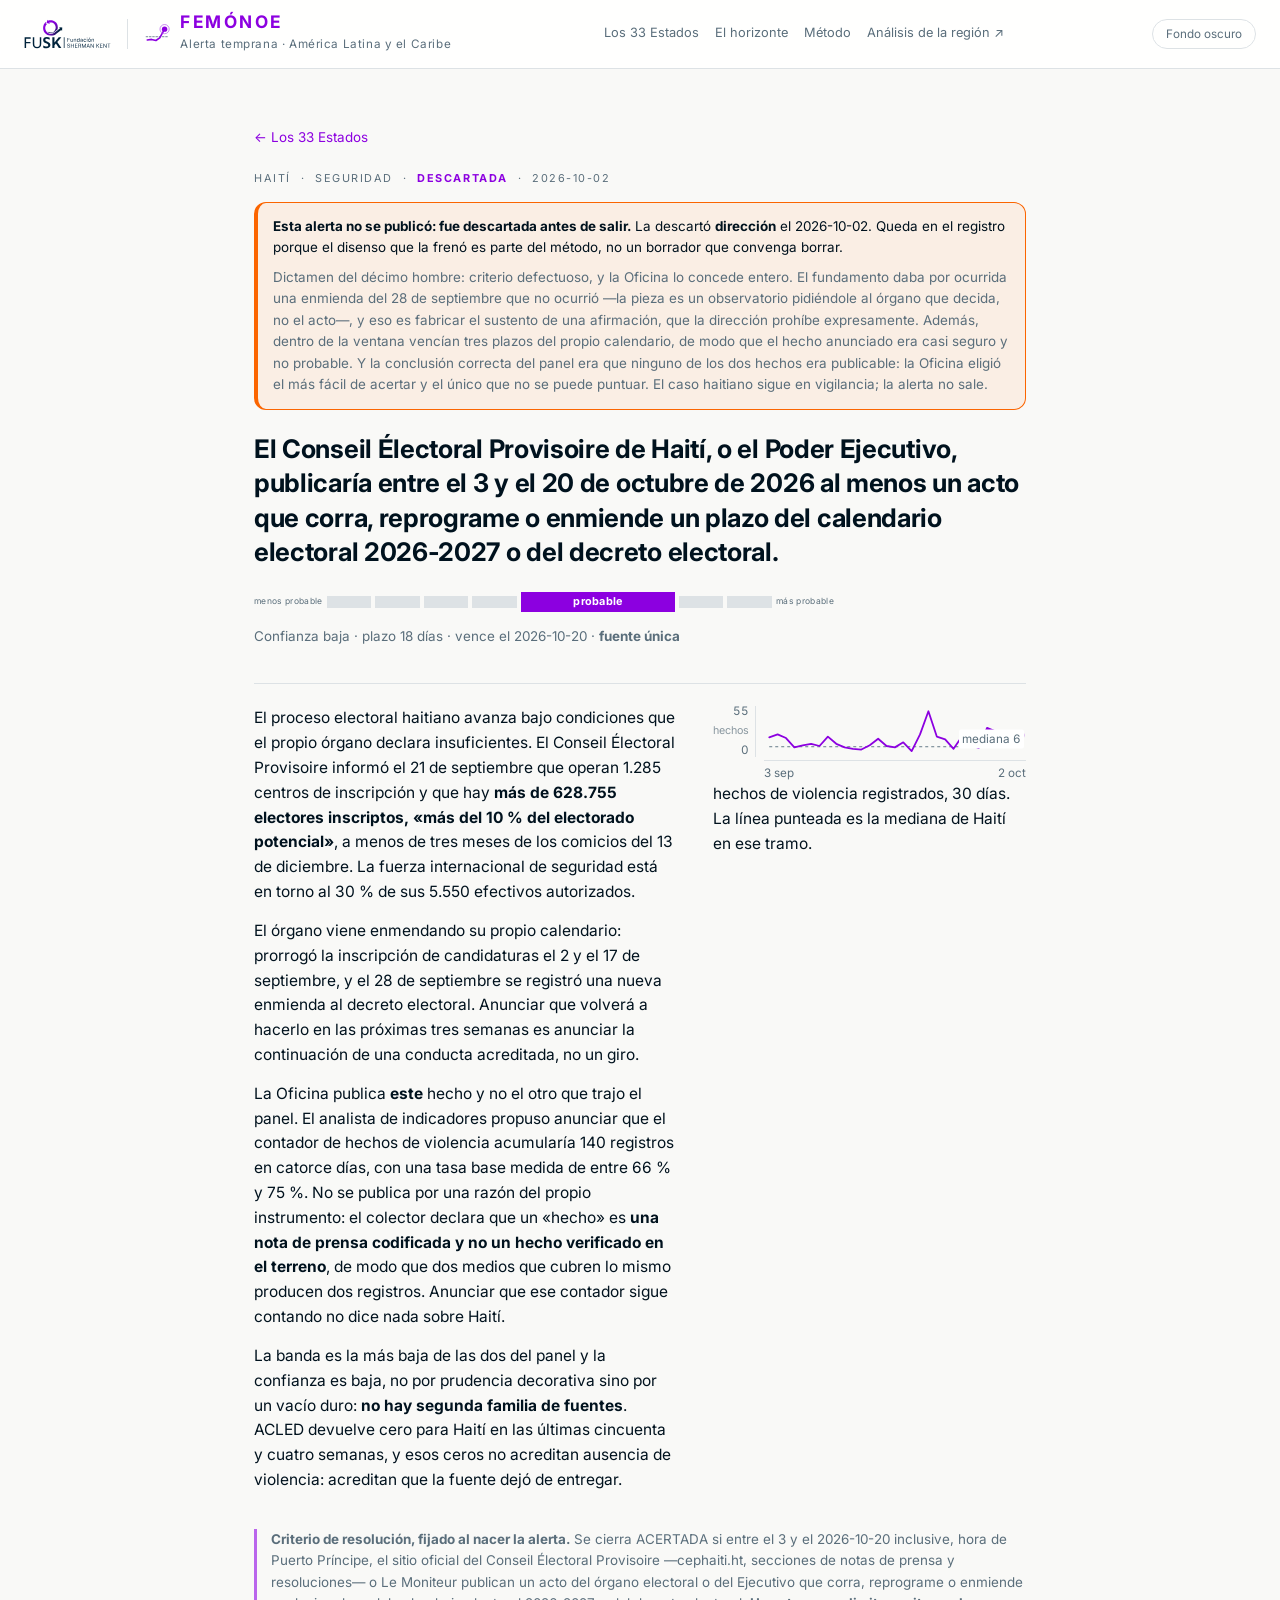
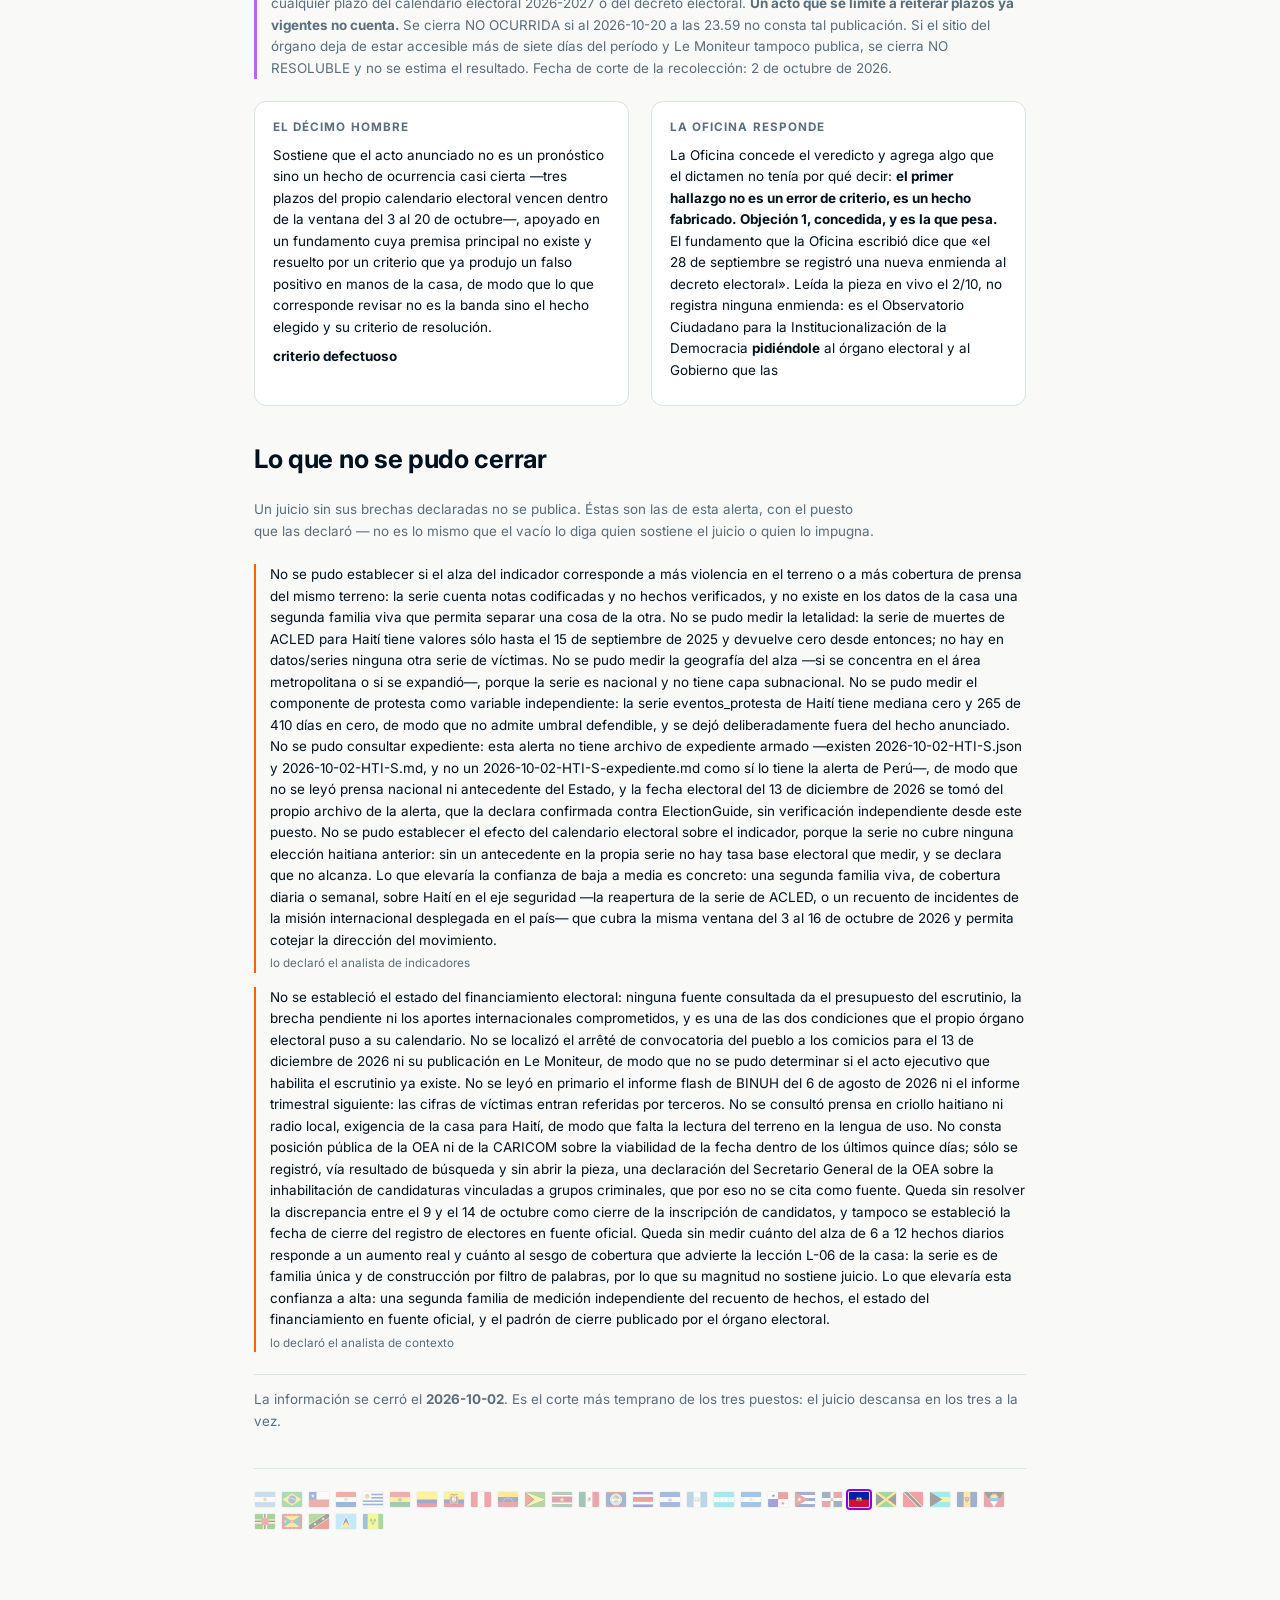
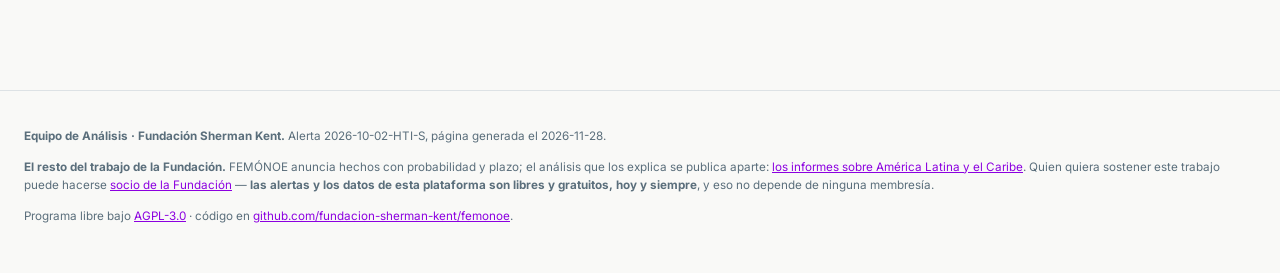
<file: alerta/2026-10-02-HTI-S.html>
<!doctype html>
<html lang="es">
<head>
<meta charset="utf-8">
<meta name="viewport" content="width=device-width, initial-scale=1">
<!-- Medicion. Es la MISMA etiqueta de la Fundacion que ya usa SIWA: una sola
     propiedad y un solo flujo para las tres plataformas, que se separan despues
     por nombre de host. Si la propiedad cambia, se cambia SOLO esta linea.
     * anonymize_ip: la IP del visitante se recorta antes de guardarse.
     * linker.domains nombra los CUATRO dominios de la casa. Sin eso, un salto
       entre plataformas crea un usuario nuevo y una sesion nueva, y el dato de
       que las plataformas se alimentan entre si no se podria demostrar.
     * El evento de entrada NO se dispara aca. La casa lo crea del lado de
       Analytics, como `siwa_entrada`, a partir de page_view y la direccion.
     * PENDIENTE DE LA DIRECCION: esto instala cookies de medicion; corresponde
       el aviso de privacidad y el consentimiento (Ley 25.326). -->
<script>
  window.FEMONOE_GA = "G-L9ZDDH81GB";
</script>
<script async src="https://www.googletagmanager.com/gtag/js?id=G-L9ZDDH81GB"></script>
<script>
  window.dataLayer = window.dataLayer || [];
  function gtag(){dataLayer.push(arguments);}
  gtag('js', new Date());
  gtag('config', window.FEMONOE_GA, {
    anonymize_ip: true,
    linker: { domains: ['fundacionkent.org', 'siwa.fundacionkent.org',
                        'femonoe.fundacionkent.org', 'ysyry.fundacionkent.org'] }
  });
  // LIMPIA LA DIRECCION DESPUES DE QUE ANALYTICS LA LEYO.
  //
  // El enlace de la casa es `https://femonoe.fundacionkent.org/` y nada mas.
  // Lo largo lo agrega Google: cuando alguien llega desde otro dominio de la
  // Fundacion, el *linker* de Analytics pega un parametro `_gl` de unos cien
  // caracteres. Quien copia la direccion de la barra comparte ESO, y un enlace
  // asi parece roto o rastreador y se comparte menos.
  //
  // `gtag('config')` ya consumio el parametro arriba, de forma sincronica, asi
  // que sacarlo de la barra no rompe la medicion entre dominios: la sesion ya
  // quedo unida. Se saca SOLO `_gl`; los `utm_` se dejan, porque son la unica
  // manera de saber que campana trajo a alguien.
  try {
    var u = new URL(window.location.href);
    if (u.searchParams.has('_gl')) {
      u.searchParams.delete('_gl');
      history.replaceState(null, '', u.pathname + (u.search || '') + u.hash);
    }
  } catch (e) { /* una barra rara no justifica romper la pagina */ }
</script>
<title>Haití · seguridad · FEMÓNOE</title>
<meta name="description" content="Una alerta de FEMÓNOE, con su probabilidad declarada, su plazo, el dictamen del décimo hombre y el criterio fijado al nacer.">
<!-- Cómo se ve el enlace al compartirse. La tarjeta la genera
     `herramientas/tarjeta_redes.py` con la paleta del manual: no es un PNG
     suelto que alguien dibujó una vez. -->
<meta property="og:type" content="website">
<meta property="og:site_name" content="FEMÓNOE · Fundación Sherman Kent">
<meta property="og:locale" content="es_AR">
<meta property="og:title" content="Haití · seguridad · FEMÓNOE">
<meta property="og:description" content="Una alerta de FEMÓNOE, con su probabilidad declarada, su plazo, el dictamen del décimo hombre y el criterio fijado al nacer.">
<link rel="canonical" href="https://femonoe.fundacionkent.org/alerta/2026-10-02-HTI-S.html">
<meta property="og:url" content="https://femonoe.fundacionkent.org/alerta/2026-10-02-HTI-S.html">
<meta property="og:image" content="https://femonoe.fundacionkent.org/marca/femonoe-compartir.png?v=b9ab0bce">
<meta property="og:image:width" content="1200">
<meta property="og:image:height" content="630">
<meta property="og:image:alt" content="FEMÓNOE · alerta temprana para América Latina y el Caribe">
<meta name="twitter:card" content="summary_large_image">
<meta name="twitter:title" content="Haití · seguridad · FEMÓNOE">
<meta name="twitter:description" content="Una alerta de FEMÓNOE, con su probabilidad declarada, su plazo, el dictamen del décimo hombre y el criterio fijado al nacer.">
<meta name="twitter:image" content="https://femonoe.fundacionkent.org/marca/femonoe-compartir.png?v=b9ab0bce">
<link rel="preconnect" href="https://fonts.gstatic.com" crossorigin>
<link rel="stylesheet" href="https://fonts.googleapis.com/css2?family=Inter:wght@400;500;700&display=swap">
<link rel="stylesheet" href="../estilos.css?v=2e6076b7">
</head>
<body>

<div class="franja">
  <div class="marca">
    <a href="https://fundacionkent.org/?utm_source=femonoe&amp;utm_medium=referral&amp;utm_campaign=tablero" target="_blank" rel="noopener"
       title="Ir a la web de la Fundación Sherman Kent">
      <img class="logo claro" src="../marca/fusk-lockup-color.svg" alt="Fundación Sherman Kent">
      <img class="logo oscuro" src="../marca/fusk-lockup-blanco.svg" alt="Fundación Sherman Kent"></a>
    <div class="sep"></div>
    <a class="nombre" href="../index.html" title="Volver a la portada de FEMÓNOE">
      <img class="icono" src="../marca/femonoe-marca.svg" alt="">
      <div><h1>FEMÓNOE</h1><small>Alerta temprana · América Latina y el Caribe</small></div>
    </a>
  </div>
  <nav class="franja-nav"><a href="../index.html">Los 33 Estados</a>
    <a href="../horizonte.html">El horizonte</a>
    <a href="../metodo.html">Método</a>
    <a href="https://fundacionkent.org/articulos/?utm_source=femonoe&amp;utm_medium=referral&amp;utm_campaign=franja" target="_blank" rel="noopener">Análisis de la región ↗</a></nav>
  <div class="franja-derecha">
    <button type="button" id="tema" class="tema" aria-pressed="false">Fondo oscuro</button>
  </div>
</div>

<main class="dictamen">
  <a class="volver" href="../index.html">&larr; Los 33 Estados</a>
  <div class="sello"><span>Haití</span> · <span>seguridad</span> ·
    <b>descartada</b> · <span>2026-10-02</span></div>
  <div class="descarte" role="note"><b>Esta alerta no se publicó: fue descartada antes de salir.</b> La descartó <b>dirección</b> el 2026-10-02. Queda en el registro porque el disenso que la frenó es parte del método, no un borrador que convenga borrar.<p>Dictamen del décimo hombre: criterio defectuoso, y la Oficina lo concede entero. El fundamento daba por ocurrida una enmienda del 28 de septiembre que no ocurrió —la pieza es un observatorio pidiéndole al órgano que decida, no el acto—, y eso es fabricar el sustento de una afirmación, que la dirección prohíbe expresamente. Además, dentro de la ventana vencían tres plazos del propio calendario, de modo que el hecho anunciado era casi seguro y no probable. Y la conclusión correcta del panel era que ninguno de los dos hechos era publicable: la Oficina eligió el más fácil de acertar y el único que no se puede puntuar. El caso haitiano sigue en vigilancia; la alerta no sale.</p></div>
  <h2>El Conseil Électoral Provisoire de Haití, o el Poder Ejecutivo, publicaría entre el 3 y el 20 de octubre de 2026 al menos un acto que corra, reprograme o enmiende un plazo del calendario electoral 2026-2027 o del decreto electoral.</h2>
  <div class="kent" role="img" aria-label="Probabilidad: probable"><small>menos probable</small><span class="paso" title="casi con certeza no"></span><span class="paso" title="muy improbable"></span><span class="paso" title="improbable"></span><span class="paso" title="posibilidades parejas"></span><span class="paso aqui" title="probable">probable</span><span class="paso" title="muy probable"></span><span class="paso" title="casi con certeza"></span><small>más probable</small></div>
  <p class="resumen">Confianza baja · plazo 18 días · vence el 2026-10-20 · <b>fuente única</b></p>

  

  <div class="cuerpo">
    <div><p>El proceso electoral haitiano avanza bajo condiciones que el propio órgano declara insuficientes. El Conseil Électoral Provisoire informó el 21 de septiembre que operan 1.285 centros de inscripción y que hay <b>más de 628.755 electores inscriptos, «más del 10 % del electorado potencial»</b>, a menos de tres meses de los comicios del 13 de diciembre. La fuerza internacional de seguridad está en torno al 30 % de sus 5.550 efectivos autorizados.</p><p>El órgano viene enmendando su propio calendario: prorrogó la inscripción de candidaturas el 2 y el 17 de septiembre, y el 28 de septiembre se registró una nueva enmienda al decreto electoral. Anunciar que volverá a hacerlo en las próximas tres semanas es anunciar la continuación de una conducta acreditada, no un giro.</p><p>La Oficina publica <b>este</b> hecho y no el otro que trajo el panel. El analista de indicadores propuso anunciar que el contador de hechos de violencia acumularía 140 registros en catorce días, con una tasa base medida de entre 66 % y 75 %. No se publica por una razón del propio instrumento: el colector declara que un «hecho» es <b>una nota de prensa codificada y no un hecho verificado en el terreno</b>, de modo que dos medios que cubren lo mismo producen dos registros. Anunciar que ese contador sigue contando no dice nada sobre Haití.</p><p>La banda es la más baja de las dos del panel y la confianza es baja, no por prudencia decorativa sino por un vacío duro: <b>no hay segunda familia de fuentes</b>. ACLED devuelve cero para Haití en las últimas cincuenta y cuatro semanas, y esos ceros no acreditan ausencia de violencia: acreditan que la fuente dejó de entregar.</p></div>
    <figure style="margin:0"><div class="serie"><div class="eje-y"><span>55</span><span class="unidad">hechos</span><span>0</span></div><div class="trama"><svg class="chispa" viewBox="0 0 250 48" role="img" preserveAspectRatio="none" aria-label="Los últimos 31 días de la serie"><line x1="5" y1="38.9" x2="245" y2="38.9" stroke="var(--acero)" stroke-width="1" stroke-dasharray="3 3"/><polyline class="trazo" points="5.0,29.9 13.0,27.1 21.0,30.6 29.0,39.5 37.0,37.5 45.0,36.1 53.0,38.2 61.0,29.2 69.0,36.1 77.0,39.5 85.0,40.9 93.0,41.6 101.0,37.5 109.0,31.3 117.0,38.2 125.0,39.5 133.0,34.7 141.0,43.0 149.0,27.1 157.0,5.0 165.0,29.2 173.0,31.9 181.0,40.9 189.0,29.2 197.0,36.8 205.0,40.2 213.0,20.9 221.0,24.3 229.0,35.4 237.0,35.4 245.0,27.8" fill="none" stroke="var(--violeta)" stroke-width="1.8" stroke-linejoin="round" stroke-linecap="round" stroke-dasharray="344" style="--largo:344"/><circle class="punta" cx="245.0" cy="27.8" r="3.2" fill="var(--violeta)"/></svg><span class="rot-mediana" style="--y:89.1%">mediana 6</span></div><div class="eje-x"><span>3 sep</span><span>2 oct</span></div></div><figcaption title="serie: eventos_violencia">hechos de violencia registrados, 30 días. La línea punteada es la mediana de Haití en ese tramo.</figcaption></figure>
  </div>

  

  <p class="criterio"><b>Criterio de resolución, fijado al nacer la alerta.</b>
    Se cierra ACERTADA si entre el 3 y el 2026-10-20 inclusive, hora de Puerto Príncipe, el sitio oficial del Conseil Électoral Provisoire —cephaiti.ht, secciones de notas de prensa y resoluciones— o Le Moniteur publican un acto del órgano electoral o del Ejecutivo que corra, reprograme o enmiende cualquier plazo del calendario electoral 2026-2027 o del decreto electoral. <b>Un acto que se limite a reiterar plazos ya vigentes no cuenta.</b> Se cierra NO OCURRIDA si al 2026-10-20 a las 23.59 no consta tal publicación. Si el sitio del órgano deja de estar accesible más de siete días del período y Le Moniteur tampoco publica, se cierra NO RESOLUBLE y no se estima el resultado. Fecha de corte de la recolección: 2 de octubre de 2026.</p>

  

  <div class="dos-voces"><div><h3>El décimo hombre</h3><p>Sostiene que el acto anunciado no es un pronóstico sino un hecho de ocurrencia casi cierta —tres plazos del propio calendario electoral vencen dentro de la ventana del 3 al 20 de octubre—, apoyado en un fundamento cuya premisa principal no existe y resuelto por un criterio que ya produjo un falso positivo en manos de la casa, de modo que lo que corresponde revisar no es la banda sino el hecho elegido y su criterio de resolución.</p><p><b>criterio defectuoso</b></p></div><div><h3>La Oficina responde</h3><p>La Oficina concede el veredicto y agrega algo que el dictamen no tenía por qué decir: <b>el primer hallazgo no es un error de criterio, es un hecho fabricado.</b> <b>Objeción 1, concedida, y es la que pesa.</b> El fundamento que la Oficina escribió dice que «el 28 de septiembre se registró una nueva enmienda al decreto electoral». Leída la pieza en vivo el 2/10, no registra ninguna enmienda: es el Observatorio Ciudadano para la Institucionalización de la Democracia <b>pidiéndole</b> al órgano electoral y al Gobierno que las</p></div></div>

  <section class="vacios"><h2>Lo que no se pudo cerrar</h2><p class="referencia">Un juicio sin sus brechas declaradas no se publica. Éstas son las de esta alerta, con el puesto que las declaró — no es lo mismo que el vacío lo diga quien sostiene el juicio o quien lo impugna.</p><ul><li>No se pudo establecer si el alza del indicador corresponde a más violencia en el terreno o a más cobertura de prensa del mismo terreno: la serie cuenta notas codificadas y no hechos verificados, y no existe en los datos de la casa una segunda familia viva que permita separar una cosa de la otra. No se pudo medir la letalidad: la serie de muertes de ACLED para Haití tiene valores sólo hasta el 15 de septiembre de 2025 y devuelve cero desde entonces; no hay en datos/series ninguna otra serie de víctimas. No se pudo medir la geografía del alza —si se concentra en el área metropolitana o si se expandió—, porque la serie es nacional y no tiene capa subnacional. No se pudo medir el componente de protesta como variable independiente: la serie eventos_protesta de Haití tiene mediana cero y 265 de 410 días en cero, de modo que no admite umbral defendible, y se dejó deliberadamente fuera del hecho anunciado. No se pudo consultar expediente: esta alerta no tiene archivo de expediente armado —existen 2026-10-02-HTI-S.json y 2026-10-02-HTI-S.md, y no un 2026-10-02-HTI-S-expediente.md como sí lo tiene la alerta de Perú—, de modo que no se leyó prensa nacional ni antecedente del Estado, y la fecha electoral del 13 de diciembre de 2026 se tomó del propio archivo de la alerta, que la declara confirmada contra ElectionGuide, sin verificación independiente desde este puesto. No se pudo establecer el efecto del calendario electoral sobre el indicador, porque la serie no cubre ninguna elección haitiana anterior: sin un antecedente en la propia serie no hay tasa base electoral que medir, y se declara que no alcanza. Lo que elevaría la confianza de baja a media es concreto: una segunda familia viva, de cobertura diaria o semanal, sobre Haití en el eje seguridad —la reapertura de la serie de ACLED, o un recuento de incidentes de la misión internacional desplegada en el país— que cubra la misma ventana del 3 al 16 de octubre de 2026 y permita cotejar la dirección del movimiento.<span class="quien">lo declaró el analista de indicadores</span></li><li>No se estableció el estado del financiamiento electoral: ninguna fuente consultada da el presupuesto del escrutinio, la brecha pendiente ni los aportes internacionales comprometidos, y es una de las dos condiciones que el propio órgano electoral puso a su calendario. No se localizó el arrêté de convocatoria del pueblo a los comicios para el 13 de diciembre de 2026 ni su publicación en Le Moniteur, de modo que no se pudo determinar si el acto ejecutivo que habilita el escrutinio ya existe. No se leyó en primario el informe flash de BINUH del 6 de agosto de 2026 ni el informe trimestral siguiente: las cifras de víctimas entran referidas por terceros. No se consultó prensa en criollo haitiano ni radio local, exigencia de la casa para Haití, de modo que falta la lectura del terreno en la lengua de uso. No consta posición pública de la OEA ni de la CARICOM sobre la viabilidad de la fecha dentro de los últimos quince días; sólo se registró, vía resultado de búsqueda y sin abrir la pieza, una declaración del Secretario General de la OEA sobre la inhabilitación de candidaturas vinculadas a grupos criminales, que por eso no se cita como fuente. Queda sin resolver la discrepancia entre el 9 y el 14 de octubre como cierre de la inscripción de candidatos, y tampoco se estableció la fecha de cierre del registro de electores en fuente oficial. Queda sin medir cuánto del alza de 6 a 12 hechos diarios responde a un aumento real y cuánto al sesgo de cobertura que advierte la lección L-06 de la casa: la serie es de familia única y de construcción por filtro de palabras, por lo que su magnitud no sostiene juicio. Lo que elevaría esta confianza a alta: una segunda familia de medición independiente del recuento de hechos, el estado del financiamiento en fuente oficial, y el padrón de cierre publicado por el órgano electoral.<span class="quien">lo declaró el analista de contexto</span></li></ul><p class="corte">La información se cerró el <b>2026-10-02</b>. Es el corte más temprano de los tres puestos: el juicio descansa en los tres a la vez.</p></section>

  <div class="tira" title="Los 33 Estados; en violeta, el de esta alerta"><img src="../banderas/ARG.png" alt="Argentina"><img src="../banderas/BRA.png" alt="Brasil"><img src="../banderas/CHL.png" alt="Chile"><img src="../banderas/PRY.png" alt="Paraguay"><img src="../banderas/URY.png" alt="Uruguay"><img src="../banderas/BOL.png" alt="Bolivia"><img src="../banderas/COL.png" alt="Colombia"><img src="../banderas/ECU.png" alt="Ecuador"><img src="../banderas/PER.png" alt="Perú"><img src="../banderas/VEN.png" alt="Venezuela"><img src="../banderas/GUY.png" alt="Guyana"><img src="../banderas/SUR.png" alt="Surinam"><img src="../banderas/MEX.png" alt="México"><img src="../banderas/BLZ.png" alt="Belice"><img src="../banderas/CRI.png" alt="Costa Rica"><img src="../banderas/SLV.png" alt="El Salvador"><img src="../banderas/GTM.png" alt="Guatemala"><img src="../banderas/HND.png" alt="Honduras"><img src="../banderas/NIC.png" alt="Nicaragua"><img src="../banderas/PAN.png" alt="Panamá"><img src="../banderas/CUB.png" alt="Cuba"><img src="../banderas/DOM.png" alt="República Dominicana"><img src="../banderas/HTI.png" alt="Haití" class="viva"><img src="../banderas/JAM.png" alt="Jamaica"><img src="../banderas/TTO.png" alt="Trinidad y Tobago"><img src="../banderas/BHS.png" alt="Bahamas"><img src="../banderas/BRB.png" alt="Barbados"><img src="../banderas/ATG.png" alt="Antigua y Barbuda"><img src="../banderas/DMA.png" alt="Dominica"><img src="../banderas/GRD.png" alt="Granada"><img src="../banderas/KNA.png" alt="San Cristóbal y Nieves"><img src="../banderas/LCA.png" alt="Santa Lucía"><img src="../banderas/VCT.png" alt="San Vicente y las Granadinas"></div>
</main>

<script>
  (function () {
    var raiz = document.documentElement, boton = document.getElementById("tema");
    function poner(modo) {
      raiz.setAttribute("data-tema", modo);
      boton.textContent = modo === "oscuro" ? "Fondo claro" : "Fondo oscuro";
      boton.setAttribute("aria-pressed", modo === "oscuro" ? "true" : "false");
    }
    var guardado = null;
    try { guardado = localStorage.getItem("femonoe-tema"); } catch (e) { guardado = null; }
    poner(guardado === "oscuro" ? "oscuro" : "claro");
    boton.onclick = function () {
      var nuevo = raiz.getAttribute("data-tema") === "oscuro" ? "claro" : "oscuro";
      poner(nuevo);
      try { localStorage.setItem("femonoe-tema", nuevo); } catch (e) { /* sin memoria */ }
    };
  })();</script>

<footer>
  <b>Equipo de Análisis · Fundación Sherman Kent.</b> Alerta 2026-10-02-HTI-S, página generada el 2026-11-28.

  <p><b>El resto del trabajo de la Fundación.</b> FEMÓNOE anuncia
  hechos con probabilidad y plazo; el análisis que los explica se publica aparte:
  <a href="https://fundacionkent.org/articulos/?utm_source=femonoe&amp;utm_medium=referral&amp;utm_campaign=pie" target="_blank" rel="noopener">los informes sobre América
  Latina y el Caribe</a>. Quien quiera sostener este trabajo puede hacerse
  <a href="https://fundacionkent.org/membresias/?utm_source=femonoe&amp;utm_medium=referral&amp;utm_campaign=pie" target="_blank" rel="noopener">socio de la Fundación</a>
  — <b>las alertas y los datos de esta plataforma son libres y gratuitos, hoy y
  siempre</b>, y eso no depende de ninguna membresía.</p>

  <p>Programa libre bajo <a href="https://www.gnu.org/licenses/agpl-3.0.html" target="_blank"
  rel="noopener">AGPL-3.0</a> · código en
  <a href="https://github.com/fundacion-sherman-kent/femonoe" target="_blank"
  rel="noopener">github.com/fundacion-sherman-kent/femonoe</a>.</p>
</footer>
<script>
  // Lo que llega a la vista, entra.
  //
  // **Por qué no usa `IntersectionObserver`.** Es la herramienta correcta para
  // esto, pero el 2/10/2026 no entregó una sola llamada en el entorno donde la
  // Oficina verifica, ni siquiera creada a mano sobre un elemento a la vista.
  // Puede ser una limitación de ese entorno y no del navegador del lector —
  // pero **una función que no se puede comprobar no se publica**. Un recorrido
  // sobre la posición de cada pieza es más tosco, se puede medir, y con unas
  // decenas de piezas no cuesta nada.
  //
  // El estado por defecto del sitio es «todo a la vista»: si este programa no
  // corre, no se pierde nada. La animación se agrega; nunca se resta.
  (function () {
    var piezas = [].slice.call(document.querySelectorAll(".revela"));
    if (!piezas.length) { return; }
    var pedido = false;
    function mirar() {
      pedido = false;
      var alto = window.innerHeight || document.documentElement.clientHeight;
      for (var i = piezas.length - 1; i >= 0; i--) {
        var r = piezas[i].getBoundingClientRect();
        // Entra cuando su borde superior cruza el 92 % de la pantalla: un poco
        // antes de llegar abajo del todo, para que no aparezca de golpe.
        //
        // **Sin exigir que siga a la vista.** La primera versión pedía además
        // `r.bottom > 0`, y entonces una pieza que se pasaba de largo sin haber
        // sido mirada —por un salto de ancla, por una vuelta atrás, por rodar
        // rápido— quedaba invisible para siempre. Una animación de entrada que
        // puede dejar una sección en blanco no es una animación: es un defecto.
        if (r.top < alto * 0.92) {
          piezas[i].classList.add("visible");
          piezas.splice(i, 1);          // entra una vez y se deja de mirar
        }
      }
      if (!piezas.length) {
        window.removeEventListener("scroll", pedir);
        window.removeEventListener("resize", pedir);
      }
    }
    // Sin `requestAnimationFrame`: el 2/10/2026 no se entregó de forma fiable
    // en el entorno donde la Oficina verifica, y una entrada que a veces no
    // ocurre deja secciones en blanco. El freno por tiempo es más tosco y se
    // puede medir. Con unas decenas de piezas, el costo es imperceptible.
    var ultimo = 0;
    function pedir() {
      var ahora = Date.now();
      if (pedido || ahora - ultimo < 80) { return; }
      ultimo = ahora;
      pedido = true;
      setTimeout(mirar, 0);
    }
    window.addEventListener("scroll", pedir, { passive: true });
    window.addEventListener("resize", pedir);
    mirar();
  })();
</script>
</body>
</html>
</file>
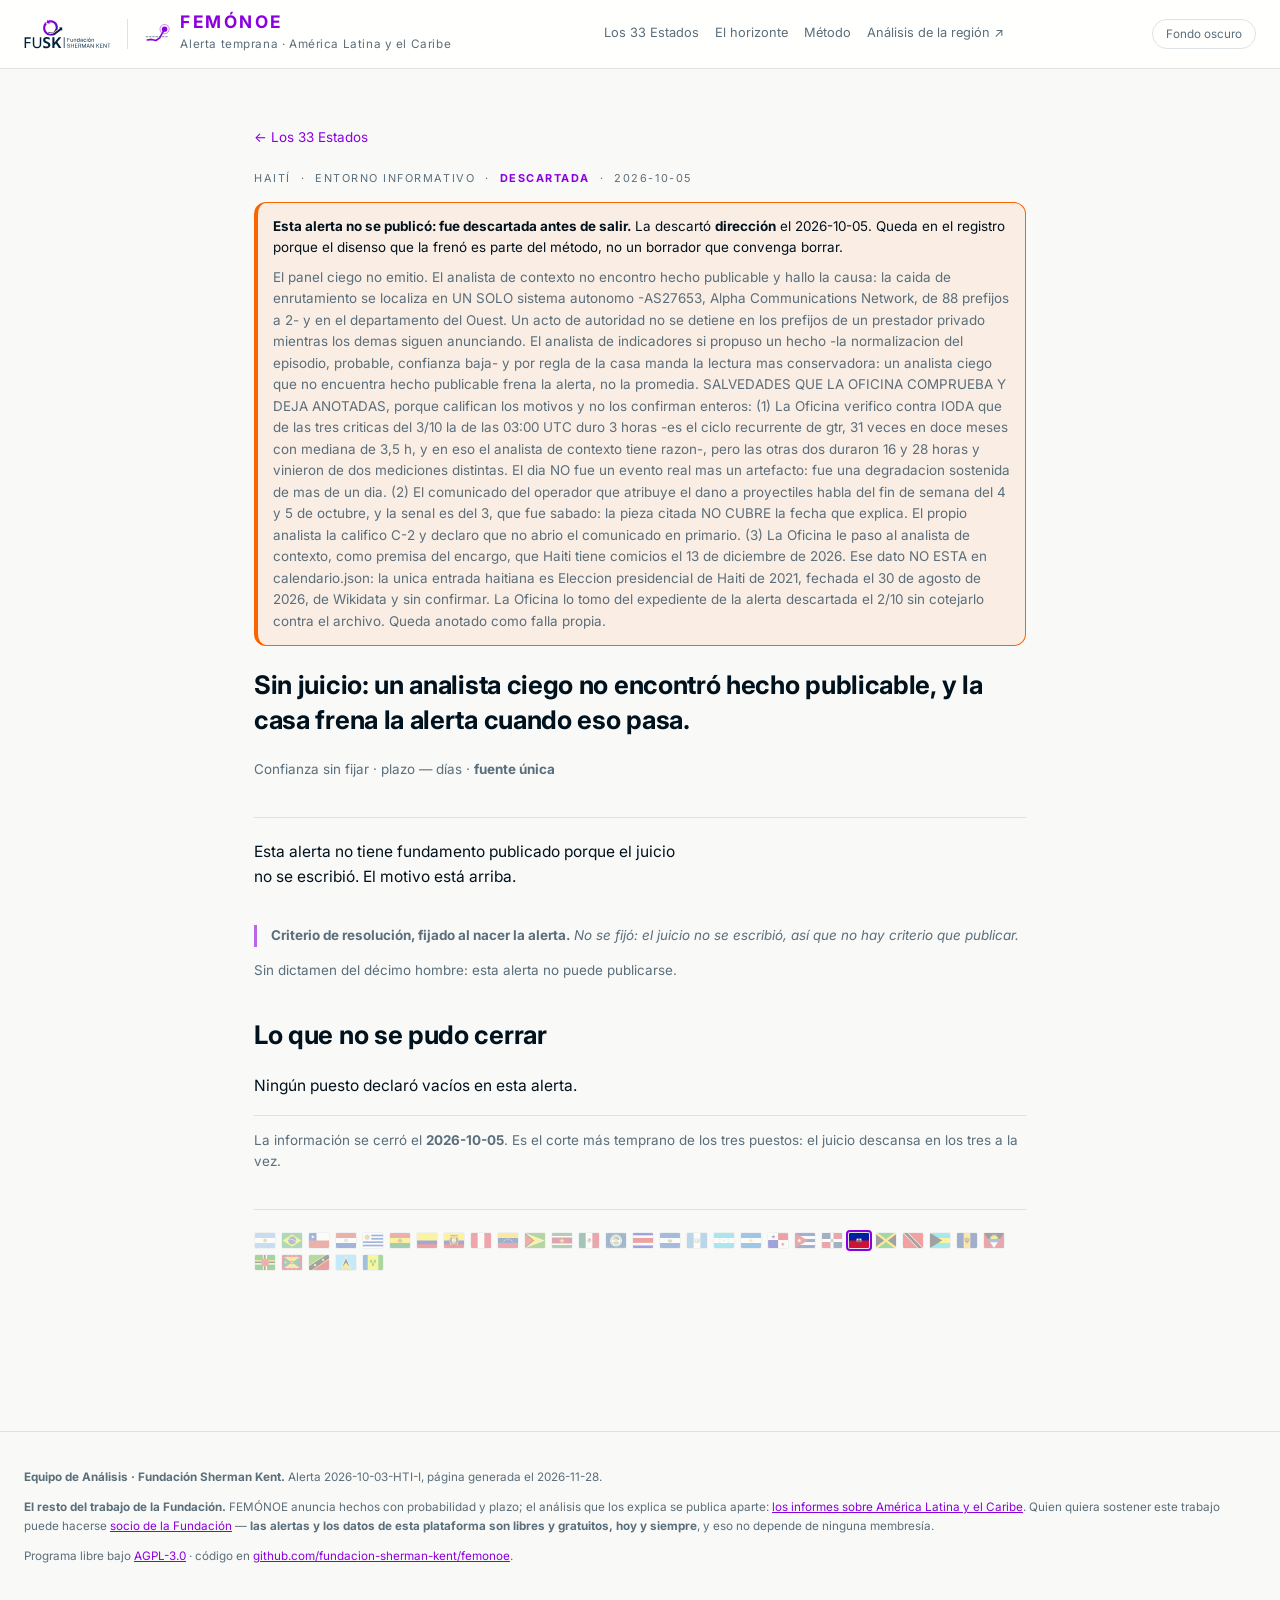
<file: alerta/2026-10-03-HTI-I.html>
<!doctype html>
<html lang="es">
<head>
<meta charset="utf-8">
<meta name="viewport" content="width=device-width, initial-scale=1">
<!-- Medicion. Es la MISMA etiqueta de la Fundacion que ya usa SIWA: una sola
     propiedad y un solo flujo para las tres plataformas, que se separan despues
     por nombre de host. Si la propiedad cambia, se cambia SOLO esta linea.
     * anonymize_ip: la IP del visitante se recorta antes de guardarse.
     * linker.domains nombra los CUATRO dominios de la casa. Sin eso, un salto
       entre plataformas crea un usuario nuevo y una sesion nueva, y el dato de
       que las plataformas se alimentan entre si no se podria demostrar.
     * El evento de entrada NO se dispara aca. La casa lo crea del lado de
       Analytics, como `siwa_entrada`, a partir de page_view y la direccion.
     * PENDIENTE DE LA DIRECCION: esto instala cookies de medicion; corresponde
       el aviso de privacidad y el consentimiento (Ley 25.326). -->
<script>
  window.FEMONOE_GA = "G-L9ZDDH81GB";
</script>
<script async src="https://www.googletagmanager.com/gtag/js?id=G-L9ZDDH81GB"></script>
<script>
  window.dataLayer = window.dataLayer || [];
  function gtag(){dataLayer.push(arguments);}
  gtag('js', new Date());
  gtag('config', window.FEMONOE_GA, {
    anonymize_ip: true,
    linker: { domains: ['fundacionkent.org', 'siwa.fundacionkent.org',
                        'femonoe.fundacionkent.org', 'ysyry.fundacionkent.org'] }
  });
  // LIMPIA LA DIRECCION DESPUES DE QUE ANALYTICS LA LEYO.
  //
  // El enlace de la casa es `https://femonoe.fundacionkent.org/` y nada mas.
  // Lo largo lo agrega Google: cuando alguien llega desde otro dominio de la
  // Fundacion, el *linker* de Analytics pega un parametro `_gl` de unos cien
  // caracteres. Quien copia la direccion de la barra comparte ESO, y un enlace
  // asi parece roto o rastreador y se comparte menos.
  //
  // `gtag('config')` ya consumio el parametro arriba, de forma sincronica, asi
  // que sacarlo de la barra no rompe la medicion entre dominios: la sesion ya
  // quedo unida. Se saca SOLO `_gl`; los `utm_` se dejan, porque son la unica
  // manera de saber que campana trajo a alguien.
  try {
    var u = new URL(window.location.href);
    if (u.searchParams.has('_gl')) {
      u.searchParams.delete('_gl');
      history.replaceState(null, '', u.pathname + (u.search || '') + u.hash);
    }
  } catch (e) { /* una barra rara no justifica romper la pagina */ }
</script>
<title>Haití · entorno informativo · FEMÓNOE</title>
<meta name="description" content="Una alerta de FEMÓNOE, con su probabilidad declarada, su plazo, el dictamen del décimo hombre y el criterio fijado al nacer.">
<!-- Cómo se ve el enlace al compartirse. La tarjeta la genera
     `herramientas/tarjeta_redes.py` con la paleta del manual: no es un PNG
     suelto que alguien dibujó una vez. -->
<meta property="og:type" content="website">
<meta property="og:site_name" content="FEMÓNOE · Fundación Sherman Kent">
<meta property="og:locale" content="es_AR">
<meta property="og:title" content="Haití · entorno informativo · FEMÓNOE">
<meta property="og:description" content="Una alerta de FEMÓNOE, con su probabilidad declarada, su plazo, el dictamen del décimo hombre y el criterio fijado al nacer.">
<link rel="canonical" href="https://femonoe.fundacionkent.org/alerta/2026-10-03-HTI-I.html">
<meta property="og:url" content="https://femonoe.fundacionkent.org/alerta/2026-10-03-HTI-I.html">
<meta property="og:image" content="https://femonoe.fundacionkent.org/marca/femonoe-compartir.png?v=b9ab0bce">
<meta property="og:image:width" content="1200">
<meta property="og:image:height" content="630">
<meta property="og:image:alt" content="FEMÓNOE · alerta temprana para América Latina y el Caribe">
<meta name="twitter:card" content="summary_large_image">
<meta name="twitter:title" content="Haití · entorno informativo · FEMÓNOE">
<meta name="twitter:description" content="Una alerta de FEMÓNOE, con su probabilidad declarada, su plazo, el dictamen del décimo hombre y el criterio fijado al nacer.">
<meta name="twitter:image" content="https://femonoe.fundacionkent.org/marca/femonoe-compartir.png?v=b9ab0bce">
<link rel="preconnect" href="https://fonts.gstatic.com" crossorigin>
<link rel="stylesheet" href="https://fonts.googleapis.com/css2?family=Inter:wght@400;500;700&display=swap">
<link rel="stylesheet" href="../estilos.css?v=2e6076b7">
</head>
<body>

<div class="franja">
  <div class="marca">
    <a href="https://fundacionkent.org/?utm_source=femonoe&amp;utm_medium=referral&amp;utm_campaign=tablero" target="_blank" rel="noopener"
       title="Ir a la web de la Fundación Sherman Kent">
      <img class="logo claro" src="../marca/fusk-lockup-color.svg" alt="Fundación Sherman Kent">
      <img class="logo oscuro" src="../marca/fusk-lockup-blanco.svg" alt="Fundación Sherman Kent"></a>
    <div class="sep"></div>
    <a class="nombre" href="../index.html" title="Volver a la portada de FEMÓNOE">
      <img class="icono" src="../marca/femonoe-marca.svg" alt="">
      <div><h1>FEMÓNOE</h1><small>Alerta temprana · América Latina y el Caribe</small></div>
    </a>
  </div>
  <nav class="franja-nav"><a href="../index.html">Los 33 Estados</a>
    <a href="../horizonte.html">El horizonte</a>
    <a href="../metodo.html">Método</a>
    <a href="https://fundacionkent.org/articulos/?utm_source=femonoe&amp;utm_medium=referral&amp;utm_campaign=franja" target="_blank" rel="noopener">Análisis de la región ↗</a></nav>
  <div class="franja-derecha">
    <button type="button" id="tema" class="tema" aria-pressed="false">Fondo oscuro</button>
  </div>
</div>

<main class="dictamen">
  <a class="volver" href="../index.html">&larr; Los 33 Estados</a>
  <div class="sello"><span>Haití</span> · <span>entorno informativo</span> ·
    <b>descartada</b> · <span>2026-10-05</span></div>
  <div class="descarte" role="note"><b>Esta alerta no se publicó: fue descartada antes de salir.</b> La descartó <b>dirección</b> el 2026-10-05. Queda en el registro porque el disenso que la frenó es parte del método, no un borrador que convenga borrar.<p>El panel ciego no emitio. El analista de contexto no encontro hecho publicable y hallo la causa: la caida de enrutamiento se localiza en UN SOLO sistema autonomo -AS27653, Alpha Communications Network, de 88 prefijos a 2- y en el departamento del Ouest. Un acto de autoridad no se detiene en los prefijos de un prestador privado mientras los demas siguen anunciando. El analista de indicadores si propuso un hecho -la normalizacion del episodio, probable, confianza baja- y por regla de la casa manda la lectura mas conservadora: un analista ciego que no encuentra hecho publicable frena la alerta, no la promedia. SALVEDADES QUE LA OFICINA COMPRUEBA Y DEJA ANOTADAS, porque califican los motivos y no los confirman enteros: (1) La Oficina verifico contra IODA que de las tres criticas del 3/10 la de las 03:00 UTC duro 3 horas -es el ciclo recurrente de gtr, 31 veces en doce meses con mediana de 3,5 h, y en eso el analista de contexto tiene razon-, pero las otras dos duraron 16 y 28 horas y vinieron de dos mediciones distintas. El dia NO fue un evento real mas un artefacto: fue una degradacion sostenida de mas de un dia. (2) El comunicado del operador que atribuye el dano a proyectiles habla del fin de semana del 4 y 5 de octubre, y la senal es del 3, que fue sabado: la pieza citada NO CUBRE la fecha que explica. El propio analista la califico C-2 y declaro que no abrio el comunicado en primario. (3) La Oficina le paso al analista de contexto, como premisa del encargo, que Haiti tiene comicios el 13 de diciembre de 2026. Ese dato NO ESTA en calendario.json: la unica entrada haitiana es Eleccion presidencial de Haiti de 2021, fechada el 30 de agosto de 2026, de Wikidata y sin confirmar. La Oficina lo tomo del expediente de la alerta descartada el 2/10 sin cotejarlo contra el archivo. Queda anotado como falla propia.</p></div>
  <h2>Sin juicio: un analista ciego no encontró hecho publicable, y la casa frena la alerta cuando eso pasa.</h2>
  
  <p class="resumen">Confianza sin fijar · plazo — días · <b>fuente única</b></p>

  

  <div class="cuerpo">
    <div><p class="pendiente">Esta alerta no tiene fundamento publicado porque el juicio no se escribió. El motivo está arriba.</p></div>
    <figure style="margin:0"></figure>
  </div>

  

  <p class="criterio"><b>Criterio de resolución, fijado al nacer la alerta.</b>
    <i class="pendiente">No se fijó: el juicio no se escribió, así que no hay criterio que publicar.</i></p>

  

  <p class="disenso falta">Sin dictamen del décimo hombre: esta alerta no puede publicarse.</p>

  <section class="vacios"><h2>Lo que no se pudo cerrar</h2><p>Ningún puesto declaró vacíos en esta alerta.</p><p class="corte">La información se cerró el <b>2026-10-05</b>. Es el corte más temprano de los tres puestos: el juicio descansa en los tres a la vez.</p></section>

  <div class="tira" title="Los 33 Estados; en violeta, el de esta alerta"><img src="../banderas/ARG.png" alt="Argentina"><img src="../banderas/BRA.png" alt="Brasil"><img src="../banderas/CHL.png" alt="Chile"><img src="../banderas/PRY.png" alt="Paraguay"><img src="../banderas/URY.png" alt="Uruguay"><img src="../banderas/BOL.png" alt="Bolivia"><img src="../banderas/COL.png" alt="Colombia"><img src="../banderas/ECU.png" alt="Ecuador"><img src="../banderas/PER.png" alt="Perú"><img src="../banderas/VEN.png" alt="Venezuela"><img src="../banderas/GUY.png" alt="Guyana"><img src="../banderas/SUR.png" alt="Surinam"><img src="../banderas/MEX.png" alt="México"><img src="../banderas/BLZ.png" alt="Belice"><img src="../banderas/CRI.png" alt="Costa Rica"><img src="../banderas/SLV.png" alt="El Salvador"><img src="../banderas/GTM.png" alt="Guatemala"><img src="../banderas/HND.png" alt="Honduras"><img src="../banderas/NIC.png" alt="Nicaragua"><img src="../banderas/PAN.png" alt="Panamá"><img src="../banderas/CUB.png" alt="Cuba"><img src="../banderas/DOM.png" alt="República Dominicana"><img src="../banderas/HTI.png" alt="Haití" class="viva"><img src="../banderas/JAM.png" alt="Jamaica"><img src="../banderas/TTO.png" alt="Trinidad y Tobago"><img src="../banderas/BHS.png" alt="Bahamas"><img src="../banderas/BRB.png" alt="Barbados"><img src="../banderas/ATG.png" alt="Antigua y Barbuda"><img src="../banderas/DMA.png" alt="Dominica"><img src="../banderas/GRD.png" alt="Granada"><img src="../banderas/KNA.png" alt="San Cristóbal y Nieves"><img src="../banderas/LCA.png" alt="Santa Lucía"><img src="../banderas/VCT.png" alt="San Vicente y las Granadinas"></div>
</main>

<script>
  (function () {
    var raiz = document.documentElement, boton = document.getElementById("tema");
    function poner(modo) {
      raiz.setAttribute("data-tema", modo);
      boton.textContent = modo === "oscuro" ? "Fondo claro" : "Fondo oscuro";
      boton.setAttribute("aria-pressed", modo === "oscuro" ? "true" : "false");
    }
    var guardado = null;
    try { guardado = localStorage.getItem("femonoe-tema"); } catch (e) { guardado = null; }
    poner(guardado === "oscuro" ? "oscuro" : "claro");
    boton.onclick = function () {
      var nuevo = raiz.getAttribute("data-tema") === "oscuro" ? "claro" : "oscuro";
      poner(nuevo);
      try { localStorage.setItem("femonoe-tema", nuevo); } catch (e) { /* sin memoria */ }
    };
  })();</script>

<footer>
  <b>Equipo de Análisis · Fundación Sherman Kent.</b> Alerta 2026-10-03-HTI-I, página generada el 2026-11-28.

  <p><b>El resto del trabajo de la Fundación.</b> FEMÓNOE anuncia
  hechos con probabilidad y plazo; el análisis que los explica se publica aparte:
  <a href="https://fundacionkent.org/articulos/?utm_source=femonoe&amp;utm_medium=referral&amp;utm_campaign=pie" target="_blank" rel="noopener">los informes sobre América
  Latina y el Caribe</a>. Quien quiera sostener este trabajo puede hacerse
  <a href="https://fundacionkent.org/membresias/?utm_source=femonoe&amp;utm_medium=referral&amp;utm_campaign=pie" target="_blank" rel="noopener">socio de la Fundación</a>
  — <b>las alertas y los datos de esta plataforma son libres y gratuitos, hoy y
  siempre</b>, y eso no depende de ninguna membresía.</p>

  <p>Programa libre bajo <a href="https://www.gnu.org/licenses/agpl-3.0.html" target="_blank"
  rel="noopener">AGPL-3.0</a> · código en
  <a href="https://github.com/fundacion-sherman-kent/femonoe" target="_blank"
  rel="noopener">github.com/fundacion-sherman-kent/femonoe</a>.</p>
</footer>
<script>
  // Lo que llega a la vista, entra.
  //
  // **Por qué no usa `IntersectionObserver`.** Es la herramienta correcta para
  // esto, pero el 2/10/2026 no entregó una sola llamada en el entorno donde la
  // Oficina verifica, ni siquiera creada a mano sobre un elemento a la vista.
  // Puede ser una limitación de ese entorno y no del navegador del lector —
  // pero **una función que no se puede comprobar no se publica**. Un recorrido
  // sobre la posición de cada pieza es más tosco, se puede medir, y con unas
  // decenas de piezas no cuesta nada.
  //
  // El estado por defecto del sitio es «todo a la vista»: si este programa no
  // corre, no se pierde nada. La animación se agrega; nunca se resta.
  (function () {
    var piezas = [].slice.call(document.querySelectorAll(".revela"));
    if (!piezas.length) { return; }
    var pedido = false;
    function mirar() {
      pedido = false;
      var alto = window.innerHeight || document.documentElement.clientHeight;
      for (var i = piezas.length - 1; i >= 0; i--) {
        var r = piezas[i].getBoundingClientRect();
        // Entra cuando su borde superior cruza el 92 % de la pantalla: un poco
        // antes de llegar abajo del todo, para que no aparezca de golpe.
        //
        // **Sin exigir que siga a la vista.** La primera versión pedía además
        // `r.bottom > 0`, y entonces una pieza que se pasaba de largo sin haber
        // sido mirada —por un salto de ancla, por una vuelta atrás, por rodar
        // rápido— quedaba invisible para siempre. Una animación de entrada que
        // puede dejar una sección en blanco no es una animación: es un defecto.
        if (r.top < alto * 0.92) {
          piezas[i].classList.add("visible");
          piezas.splice(i, 1);          // entra una vez y se deja de mirar
        }
      }
      if (!piezas.length) {
        window.removeEventListener("scroll", pedir);
        window.removeEventListener("resize", pedir);
      }
    }
    // Sin `requestAnimationFrame`: el 2/10/2026 no se entregó de forma fiable
    // en el entorno donde la Oficina verifica, y una entrada que a veces no
    // ocurre deja secciones en blanco. El freno por tiempo es más tosco y se
    // puede medir. Con unas decenas de piezas, el costo es imperceptible.
    var ultimo = 0;
    function pedir() {
      var ahora = Date.now();
      if (pedido || ahora - ultimo < 80) { return; }
      ultimo = ahora;
      pedido = true;
      setTimeout(mirar, 0);
    }
    window.addEventListener("scroll", pedir, { passive: true });
    window.addEventListener("resize", pedir);
    mirar();
  })();
</script>
</body>
</html>
</file>
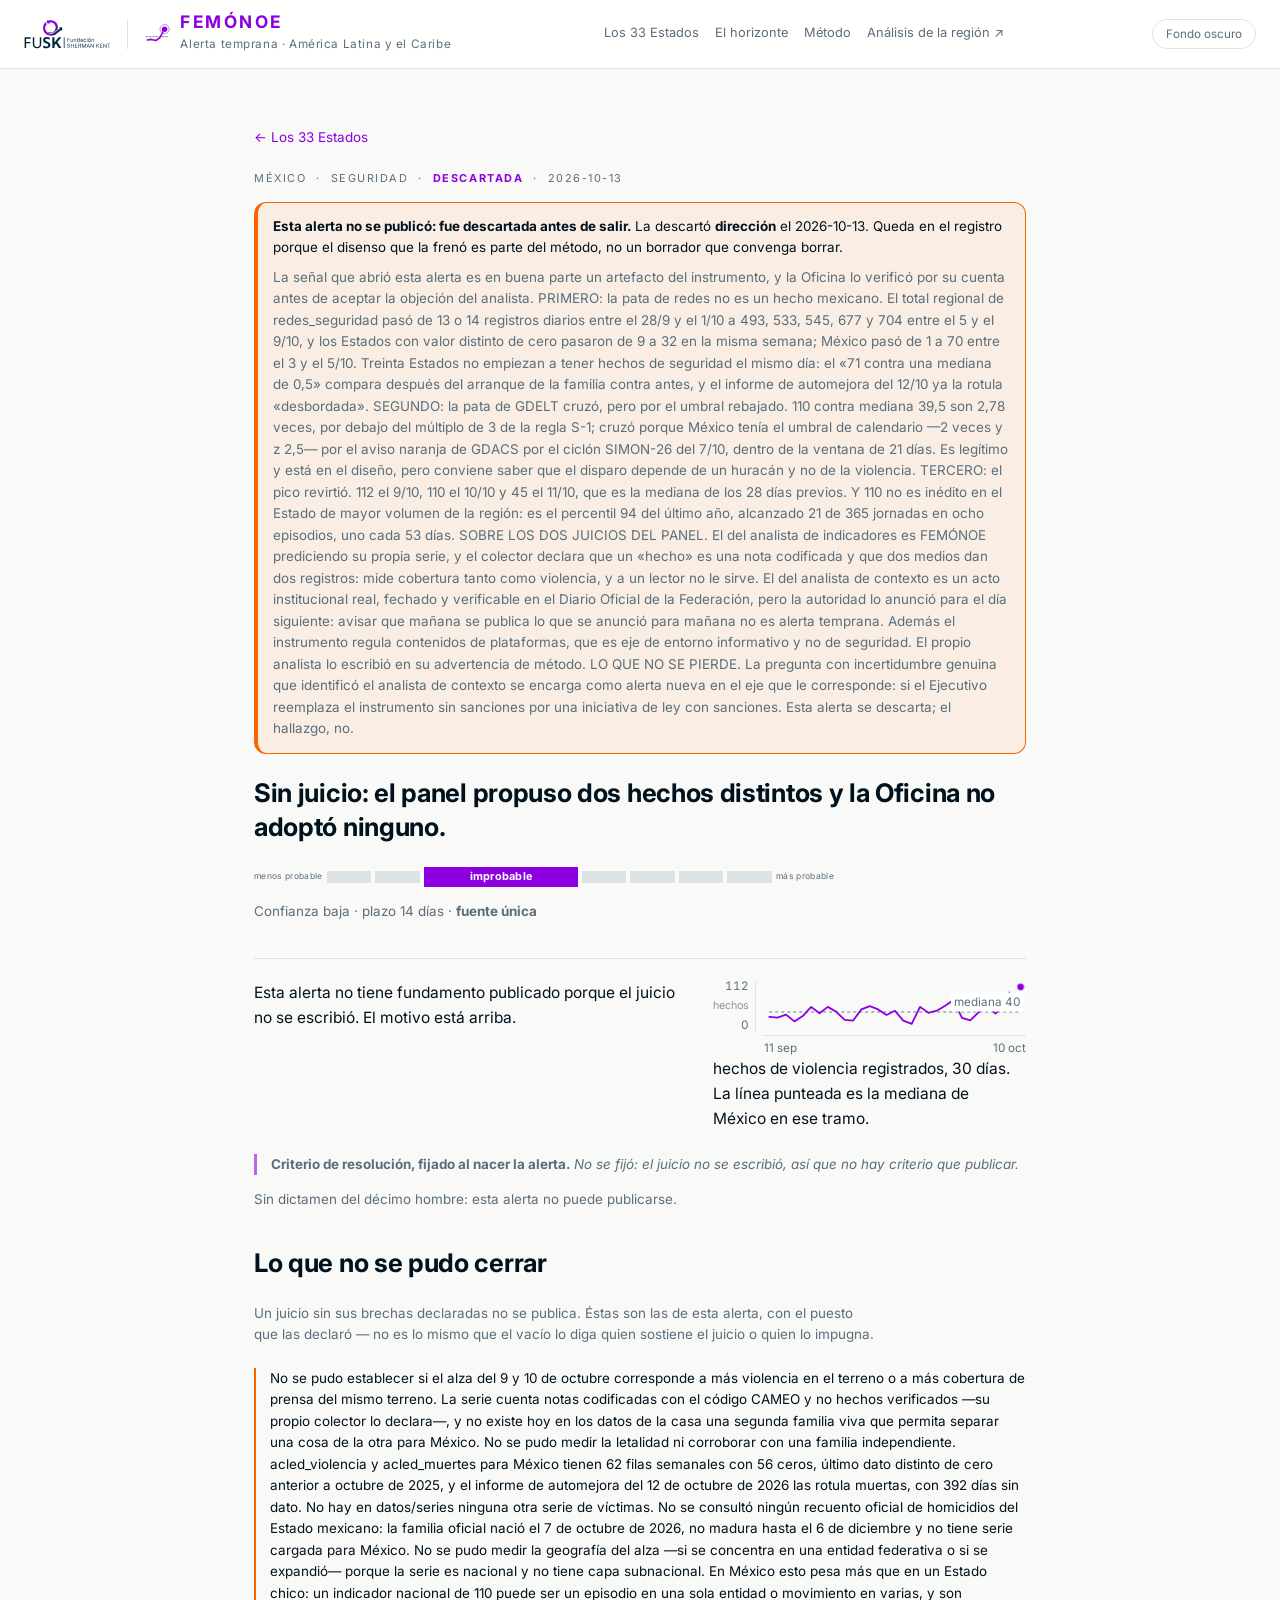
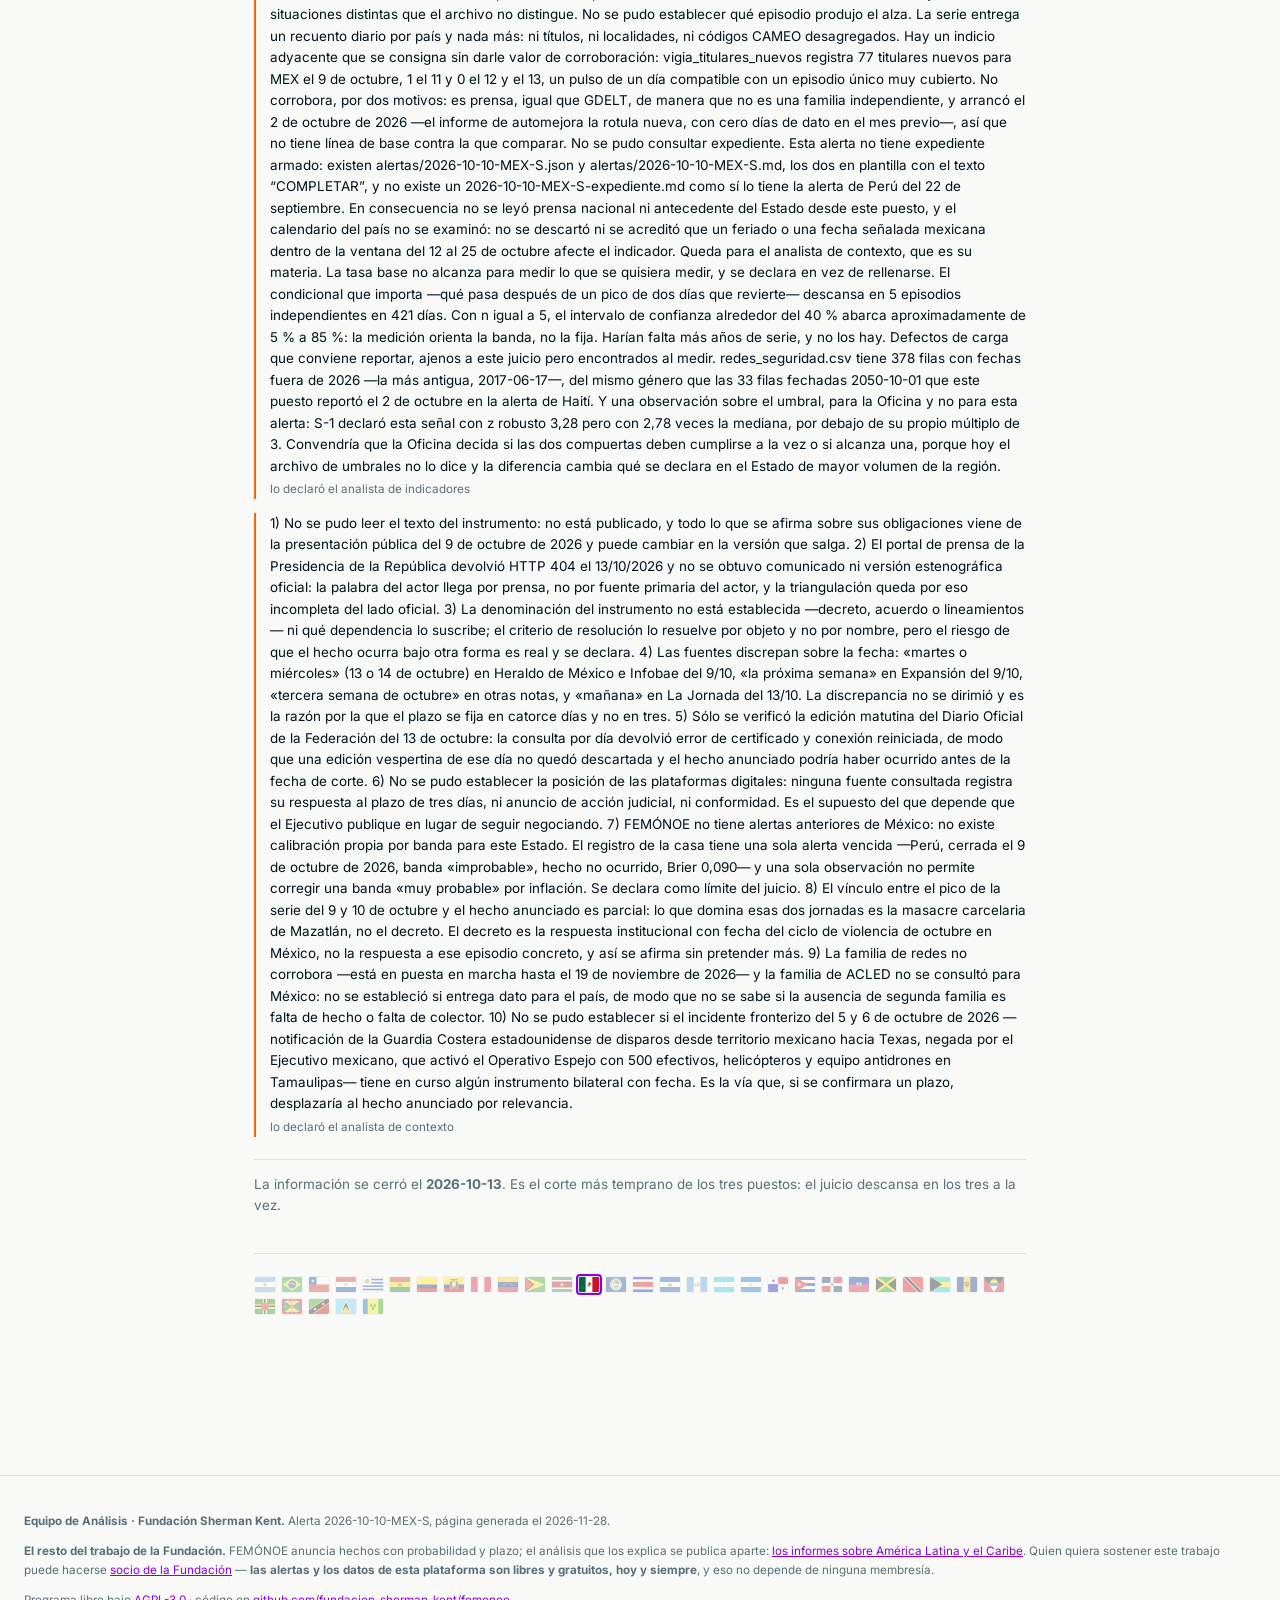
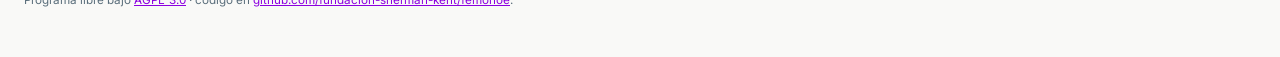
<file: alerta/2026-10-10-MEX-S.html>
<!doctype html>
<html lang="es">
<head>
<meta charset="utf-8">
<meta name="viewport" content="width=device-width, initial-scale=1">
<!-- Medicion. Es la MISMA etiqueta de la Fundacion que ya usa SIWA: una sola
     propiedad y un solo flujo para las tres plataformas, que se separan despues
     por nombre de host. Si la propiedad cambia, se cambia SOLO esta linea.
     * anonymize_ip: la IP del visitante se recorta antes de guardarse.
     * linker.domains nombra los CUATRO dominios de la casa. Sin eso, un salto
       entre plataformas crea un usuario nuevo y una sesion nueva, y el dato de
       que las plataformas se alimentan entre si no se podria demostrar.
     * El evento de entrada NO se dispara aca. La casa lo crea del lado de
       Analytics, como `siwa_entrada`, a partir de page_view y la direccion.
     * PENDIENTE DE LA DIRECCION: esto instala cookies de medicion; corresponde
       el aviso de privacidad y el consentimiento (Ley 25.326). -->
<script>
  window.FEMONOE_GA = "G-L9ZDDH81GB";
</script>
<script async src="https://www.googletagmanager.com/gtag/js?id=G-L9ZDDH81GB"></script>
<script>
  window.dataLayer = window.dataLayer || [];
  function gtag(){dataLayer.push(arguments);}
  gtag('js', new Date());
  gtag('config', window.FEMONOE_GA, {
    anonymize_ip: true,
    linker: { domains: ['fundacionkent.org', 'siwa.fundacionkent.org',
                        'femonoe.fundacionkent.org', 'ysyry.fundacionkent.org'] }
  });
  // LIMPIA LA DIRECCION DESPUES DE QUE ANALYTICS LA LEYO.
  //
  // El enlace de la casa es `https://femonoe.fundacionkent.org/` y nada mas.
  // Lo largo lo agrega Google: cuando alguien llega desde otro dominio de la
  // Fundacion, el *linker* de Analytics pega un parametro `_gl` de unos cien
  // caracteres. Quien copia la direccion de la barra comparte ESO, y un enlace
  // asi parece roto o rastreador y se comparte menos.
  //
  // `gtag('config')` ya consumio el parametro arriba, de forma sincronica, asi
  // que sacarlo de la barra no rompe la medicion entre dominios: la sesion ya
  // quedo unida. Se saca SOLO `_gl`; los `utm_` se dejan, porque son la unica
  // manera de saber que campana trajo a alguien.
  try {
    var u = new URL(window.location.href);
    if (u.searchParams.has('_gl')) {
      u.searchParams.delete('_gl');
      history.replaceState(null, '', u.pathname + (u.search || '') + u.hash);
    }
  } catch (e) { /* una barra rara no justifica romper la pagina */ }
</script>
<title>México · seguridad · FEMÓNOE</title>
<meta name="description" content="Una alerta de FEMÓNOE, con su probabilidad declarada, su plazo, el dictamen del décimo hombre y el criterio fijado al nacer.">
<!-- Cómo se ve el enlace al compartirse. La tarjeta la genera
     `herramientas/tarjeta_redes.py` con la paleta del manual: no es un PNG
     suelto que alguien dibujó una vez. -->
<meta property="og:type" content="website">
<meta property="og:site_name" content="FEMÓNOE · Fundación Sherman Kent">
<meta property="og:locale" content="es_AR">
<meta property="og:title" content="México · seguridad · FEMÓNOE">
<meta property="og:description" content="Una alerta de FEMÓNOE, con su probabilidad declarada, su plazo, el dictamen del décimo hombre y el criterio fijado al nacer.">
<link rel="canonical" href="https://femonoe.fundacionkent.org/alerta/2026-10-10-MEX-S.html">
<meta property="og:url" content="https://femonoe.fundacionkent.org/alerta/2026-10-10-MEX-S.html">
<meta property="og:image" content="https://femonoe.fundacionkent.org/marca/femonoe-compartir.png?v=b9ab0bce">
<meta property="og:image:width" content="1200">
<meta property="og:image:height" content="630">
<meta property="og:image:alt" content="FEMÓNOE · alerta temprana para América Latina y el Caribe">
<meta name="twitter:card" content="summary_large_image">
<meta name="twitter:title" content="México · seguridad · FEMÓNOE">
<meta name="twitter:description" content="Una alerta de FEMÓNOE, con su probabilidad declarada, su plazo, el dictamen del décimo hombre y el criterio fijado al nacer.">
<meta name="twitter:image" content="https://femonoe.fundacionkent.org/marca/femonoe-compartir.png?v=b9ab0bce">
<link rel="preconnect" href="https://fonts.gstatic.com" crossorigin>
<link rel="stylesheet" href="https://fonts.googleapis.com/css2?family=Inter:wght@400;500;700&display=swap">
<link rel="stylesheet" href="../estilos.css?v=2e6076b7">
</head>
<body>

<div class="franja">
  <div class="marca">
    <a href="https://fundacionkent.org/?utm_source=femonoe&amp;utm_medium=referral&amp;utm_campaign=tablero" target="_blank" rel="noopener"
       title="Ir a la web de la Fundación Sherman Kent">
      <img class="logo claro" src="../marca/fusk-lockup-color.svg" alt="Fundación Sherman Kent">
      <img class="logo oscuro" src="../marca/fusk-lockup-blanco.svg" alt="Fundación Sherman Kent"></a>
    <div class="sep"></div>
    <a class="nombre" href="../index.html" title="Volver a la portada de FEMÓNOE">
      <img class="icono" src="../marca/femonoe-marca.svg" alt="">
      <div><h1>FEMÓNOE</h1><small>Alerta temprana · América Latina y el Caribe</small></div>
    </a>
  </div>
  <nav class="franja-nav"><a href="../index.html">Los 33 Estados</a>
    <a href="../horizonte.html">El horizonte</a>
    <a href="../metodo.html">Método</a>
    <a href="https://fundacionkent.org/articulos/?utm_source=femonoe&amp;utm_medium=referral&amp;utm_campaign=franja" target="_blank" rel="noopener">Análisis de la región ↗</a></nav>
  <div class="franja-derecha">
    <button type="button" id="tema" class="tema" aria-pressed="false">Fondo oscuro</button>
  </div>
</div>

<main class="dictamen">
  <a class="volver" href="../index.html">&larr; Los 33 Estados</a>
  <div class="sello"><span>México</span> · <span>seguridad</span> ·
    <b>descartada</b> · <span>2026-10-13</span></div>
  <div class="descarte" role="note"><b>Esta alerta no se publicó: fue descartada antes de salir.</b> La descartó <b>dirección</b> el 2026-10-13. Queda en el registro porque el disenso que la frenó es parte del método, no un borrador que convenga borrar.<p>La señal que abrió esta alerta es en buena parte un artefacto del instrumento, y la Oficina lo verificó por su cuenta antes de aceptar la objeción del analista. PRIMERO: la pata de redes no es un hecho mexicano. El total regional de redes_seguridad pasó de 13 o 14 registros diarios entre el 28/9 y el 1/10 a 493, 533, 545, 677 y 704 entre el 5 y el 9/10, y los Estados con valor distinto de cero pasaron de 9 a 32 en la misma semana; México pasó de 1 a 70 entre el 3 y el 5/10. Treinta Estados no empiezan a tener hechos de seguridad el mismo día: el «71 contra una mediana de 0,5» compara después del arranque de la familia contra antes, y el informe de automejora del 12/10 ya la rotula «desbordada». SEGUNDO: la pata de GDELT cruzó, pero por el umbral rebajado. 110 contra mediana 39,5 son 2,78 veces, por debajo del múltiplo de 3 de la regla S-1; cruzó porque México tenía el umbral de calendario —2 veces y z 2,5— por el aviso naranja de GDACS por el ciclón SIMON-26 del 7/10, dentro de la ventana de 21 días. Es legítimo y está en el diseño, pero conviene saber que el disparo depende de un huracán y no de la violencia. TERCERO: el pico revirtió. 112 el 9/10, 110 el 10/10 y 45 el 11/10, que es la mediana de los 28 días previos. Y 110 no es inédito en el Estado de mayor volumen de la región: es el percentil 94 del último año, alcanzado 21 de 365 jornadas en ocho episodios, uno cada 53 días. SOBRE LOS DOS JUICIOS DEL PANEL. El del analista de indicadores es FEMÓNOE prediciendo su propia serie, y el colector declara que un «hecho» es una nota codificada y que dos medios dan dos registros: mide cobertura tanto como violencia, y a un lector no le sirve. El del analista de contexto es un acto institucional real, fechado y verificable en el Diario Oficial de la Federación, pero la autoridad lo anunció para el día siguiente: avisar que mañana se publica lo que se anunció para mañana no es alerta temprana. Además el instrumento regula contenidos de plataformas, que es eje de entorno informativo y no de seguridad. El propio analista lo escribió en su advertencia de método. LO QUE NO SE PIERDE. La pregunta con incertidumbre genuina que identificó el analista de contexto se encarga como alerta nueva en el eje que le corresponde: si el Ejecutivo reemplaza el instrumento sin sanciones por una iniciativa de ley con sanciones. Esta alerta se descarta; el hallazgo, no.</p></div>
  <h2>Sin juicio: el panel propuso dos hechos distintos y la Oficina no adoptó ninguno.</h2>
  <div class="kent" role="img" aria-label="Probabilidad: improbable"><small>menos probable</small><span class="paso" title="casi con certeza no"></span><span class="paso" title="muy improbable"></span><span class="paso aqui" title="improbable">improbable</span><span class="paso" title="posibilidades parejas"></span><span class="paso" title="probable"></span><span class="paso" title="muy probable"></span><span class="paso" title="casi con certeza"></span><small>más probable</small></div>
  <p class="resumen">Confianza baja · plazo 14 días · <b>fuente única</b></p>

  

  <div class="cuerpo">
    <div><p class="pendiente">Esta alerta no tiene fundamento publicado porque el juicio no se escribió. El motivo está arriba.</p></div>
    <figure style="margin:0"><div class="serie"><div class="eje-y"><span>112</span><span class="unidad">hechos</span><span>0</span></div><div class="trama"><svg class="chispa" viewBox="0 0 250 48" role="img" preserveAspectRatio="none" aria-label="Los últimos 31 días de la serie"><line x1="5" y1="29.6" x2="245" y2="29.6" stroke="var(--acero)" stroke-width="1" stroke-dasharray="3 3"/><polyline class="trazo" points="5.0,34.2 13.0,34.9 21.0,32.1 29.0,38.6 37.0,33.5 45.0,24.7 53.0,30.8 61.0,24.7 69.0,29.4 77.0,37.2 85.0,37.9 93.0,27.1 101.0,24.0 109.0,27.1 117.0,32.5 125.0,28.4 133.0,37.9 141.0,41.0 149.0,24.7 157.0,30.4 165.0,28.4 173.0,23.7 181.0,18.2 189.0,35.2 197.0,37.6 205.0,29.8 213.0,23.3 221.0,31.1 229.0,23.0 237.0,5.0 245.0,5.7" fill="none" stroke="var(--violeta)" stroke-width="1.8" stroke-linejoin="round" stroke-linecap="round" stroke-dasharray="321" style="--largo:321"/><circle class="punta" cx="245.0" cy="5.7" r="3.2" fill="var(--violeta)"/></svg><span class="rot-mediana" style="--y:64.7%">mediana 40</span></div><div class="eje-x"><span>11 sep</span><span>10 oct</span></div></div><figcaption title="serie: eventos_violencia">hechos de violencia registrados, 30 días. La línea punteada es la mediana de México en ese tramo.</figcaption></figure>
  </div>

  

  <p class="criterio"><b>Criterio de resolución, fijado al nacer la alerta.</b>
    <i class="pendiente">No se fijó: el juicio no se escribió, así que no hay criterio que publicar.</i></p>

  

  <p class="disenso falta">Sin dictamen del décimo hombre: esta alerta no puede publicarse.</p>

  <section class="vacios"><h2>Lo que no se pudo cerrar</h2><p class="referencia">Un juicio sin sus brechas declaradas no se publica. Éstas son las de esta alerta, con el puesto que las declaró — no es lo mismo que el vacío lo diga quien sostiene el juicio o quien lo impugna.</p><ul><li>No se pudo establecer si el alza del 9 y 10 de octubre corresponde a más violencia en el terreno o a más cobertura de prensa del mismo terreno. La serie cuenta notas codificadas con el código CAMEO y no hechos verificados —su propio colector lo declara—, y no existe hoy en los datos de la casa una segunda familia viva que permita separar una cosa de la otra para México. No se pudo medir la letalidad ni corroborar con una familia independiente. acled_violencia y acled_muertes para México tienen 62 filas semanales con 56 ceros, último dato distinto de cero anterior a octubre de 2025, y el informe de automejora del 12 de octubre de 2026 las rotula muertas, con 392 días sin dato. No hay en datos/series ninguna otra serie de víctimas. No se consultó ningún recuento oficial de homicidios del Estado mexicano: la familia oficial nació el 7 de octubre de 2026, no madura hasta el 6 de diciembre y no tiene serie cargada para México. No se pudo medir la geografía del alza —si se concentra en una entidad federativa o si se expandió— porque la serie es nacional y no tiene capa subnacional. En México esto pesa más que en un Estado chico: un indicador nacional de 110 puede ser un episodio en una sola entidad o movimiento en varias, y son situaciones distintas que el archivo no distingue. No se pudo establecer qué episodio produjo el alza. La serie entrega un recuento diario por país y nada más: ni títulos, ni localidades, ni códigos CAMEO desagregados. Hay un indicio adyacente que se consigna sin darle valor de corroboración: vigia_titulares_nuevos registra 77 titulares nuevos para MEX el 9 de octubre, 1 el 11 y 0 el 12 y el 13, un pulso de un día compatible con un episodio único muy cubierto. No corrobora, por dos motivos: es prensa, igual que GDELT, de manera que no es una familia independiente, y arrancó el 2 de octubre de 2026 —el informe de automejora la rotula nueva, con cero días de dato en el mes previo—, así que no tiene línea de base contra la que comparar. No se pudo consultar expediente. Esta alerta no tiene expediente armado: existen alertas/2026-10-10-MEX-S.json y alertas/2026-10-10-MEX-S.md, los dos en plantilla con el texto <q class="literal">COMPLETAR</q>, y no existe un 2026-10-10-MEX-S-expediente.md como sí lo tiene la alerta de Perú del 22 de septiembre. En consecuencia no se leyó prensa nacional ni antecedente del Estado desde este puesto, y el calendario del país no se examinó: no se descartó ni se acreditó que un feriado o una fecha señalada mexicana dentro de la ventana del 12 al 25 de octubre afecte el indicador. Queda para el analista de contexto, que es su materia. La tasa base no alcanza para medir lo que se quisiera medir, y se declara en vez de rellenarse. El condicional que importa —qué pasa después de un pico de dos días que revierte— descansa en 5 episodios independientes en 421 días. Con n igual a 5, el intervalo de confianza alrededor del 40 % abarca aproximadamente de 5 % a 85 %: la medición orienta la banda, no la fija. Harían falta más años de serie, y no los hay. Defectos de carga que conviene reportar, ajenos a este juicio pero encontrados al medir. redes_seguridad.csv tiene 378 filas con fechas fuera de 2026 —la más antigua, 2017-06-17—, del mismo género que las 33 filas fechadas 2050-10-01 que este puesto reportó el 2 de octubre en la alerta de Haití. Y una observación sobre el umbral, para la Oficina y no para esta alerta: S-1 declaró esta señal con z robusto 3,28 pero con 2,78 veces la mediana, por debajo de su propio múltiplo de 3. Convendría que la Oficina decida si las dos compuertas deben cumplirse a la vez o si alcanza una, porque hoy el archivo de umbrales no lo dice y la diferencia cambia qué se declara en el Estado de mayor volumen de la región.<span class="quien">lo declaró el analista de indicadores</span></li><li>1) No se pudo leer el texto del instrumento: no está publicado, y todo lo que se afirma sobre sus obligaciones viene de la presentación pública del 9 de octubre de 2026 y puede cambiar en la versión que salga. 2) El portal de prensa de la Presidencia de la República devolvió HTTP 404 el 13/10/2026 y no se obtuvo comunicado ni versión estenográfica oficial: la palabra del actor llega por prensa, no por fuente primaria del actor, y la triangulación queda por eso incompleta del lado oficial. 3) La denominación del instrumento no está establecida —decreto, acuerdo o lineamientos— ni qué dependencia lo suscribe; el criterio de resolución lo resuelve por objeto y no por nombre, pero el riesgo de que el hecho ocurra bajo otra forma es real y se declara. 4) Las fuentes discrepan sobre la fecha: «martes o miércoles» (13 o 14 de octubre) en Heraldo de México e Infobae del 9/10, «la próxima semana» en Expansión del 9/10, «tercera semana de octubre» en otras notas, y «mañana» en La Jornada del 13/10. La discrepancia no se dirimió y es la razón por la que el plazo se fija en catorce días y no en tres. 5) Sólo se verificó la edición matutina del Diario Oficial de la Federación del 13 de octubre: la consulta por día devolvió error de certificado y conexión reiniciada, de modo que una edición vespertina de ese día no quedó descartada y el hecho anunciado podría haber ocurrido antes de la fecha de corte. 6) No se pudo establecer la posición de las plataformas digitales: ninguna fuente consultada registra su respuesta al plazo de tres días, ni anuncio de acción judicial, ni conformidad. Es el supuesto del que depende que el Ejecutivo publique en lugar de seguir negociando. 7) FEMÓNOE no tiene alertas anteriores de México: no existe calibración propia por banda para este Estado. El registro de la casa tiene una sola alerta vencida —Perú, cerrada el 9 de octubre de 2026, banda «improbable», hecho no ocurrido, Brier 0,090— y una sola observación no permite corregir una banda «muy probable» por inflación. Se declara como límite del juicio. 8) El vínculo entre el pico de la serie del 9 y 10 de octubre y el hecho anunciado es parcial: lo que domina esas dos jornadas es la masacre carcelaria de Mazatlán, no el decreto. El decreto es la respuesta institucional con fecha del ciclo de violencia de octubre en México, no la respuesta a ese episodio concreto, y así se afirma sin pretender más. 9) La familia de redes no corrobora —está en puesta en marcha hasta el 19 de noviembre de 2026— y la familia de ACLED no se consultó para México: no se estableció si entrega dato para el país, de modo que no se sabe si la ausencia de segunda familia es falta de hecho o falta de colector. 10) No se pudo establecer si el incidente fronterizo del 5 y 6 de octubre de 2026 —notificación de la Guardia Costera estadounidense de disparos desde territorio mexicano hacia Texas, negada por el Ejecutivo mexicano, que activó el Operativo Espejo con 500 efectivos, helicópteros y equipo antidrones en Tamaulipas— tiene en curso algún instrumento bilateral con fecha. Es la vía que, si se confirmara un plazo, desplazaría al hecho anunciado por relevancia.<span class="quien">lo declaró el analista de contexto</span></li></ul><p class="corte">La información se cerró el <b>2026-10-13</b>. Es el corte más temprano de los tres puestos: el juicio descansa en los tres a la vez.</p></section>

  <div class="tira" title="Los 33 Estados; en violeta, el de esta alerta"><img src="../banderas/ARG.png" alt="Argentina"><img src="../banderas/BRA.png" alt="Brasil"><img src="../banderas/CHL.png" alt="Chile"><img src="../banderas/PRY.png" alt="Paraguay"><img src="../banderas/URY.png" alt="Uruguay"><img src="../banderas/BOL.png" alt="Bolivia"><img src="../banderas/COL.png" alt="Colombia"><img src="../banderas/ECU.png" alt="Ecuador"><img src="../banderas/PER.png" alt="Perú"><img src="../banderas/VEN.png" alt="Venezuela"><img src="../banderas/GUY.png" alt="Guyana"><img src="../banderas/SUR.png" alt="Surinam"><img src="../banderas/MEX.png" alt="México" class="viva"><img src="../banderas/BLZ.png" alt="Belice"><img src="../banderas/CRI.png" alt="Costa Rica"><img src="../banderas/SLV.png" alt="El Salvador"><img src="../banderas/GTM.png" alt="Guatemala"><img src="../banderas/HND.png" alt="Honduras"><img src="../banderas/NIC.png" alt="Nicaragua"><img src="../banderas/PAN.png" alt="Panamá"><img src="../banderas/CUB.png" alt="Cuba"><img src="../banderas/DOM.png" alt="República Dominicana"><img src="../banderas/HTI.png" alt="Haití"><img src="../banderas/JAM.png" alt="Jamaica"><img src="../banderas/TTO.png" alt="Trinidad y Tobago"><img src="../banderas/BHS.png" alt="Bahamas"><img src="../banderas/BRB.png" alt="Barbados"><img src="../banderas/ATG.png" alt="Antigua y Barbuda"><img src="../banderas/DMA.png" alt="Dominica"><img src="../banderas/GRD.png" alt="Granada"><img src="../banderas/KNA.png" alt="San Cristóbal y Nieves"><img src="../banderas/LCA.png" alt="Santa Lucía"><img src="../banderas/VCT.png" alt="San Vicente y las Granadinas"></div>
</main>

<script>
  (function () {
    var raiz = document.documentElement, boton = document.getElementById("tema");
    function poner(modo) {
      raiz.setAttribute("data-tema", modo);
      boton.textContent = modo === "oscuro" ? "Fondo claro" : "Fondo oscuro";
      boton.setAttribute("aria-pressed", modo === "oscuro" ? "true" : "false");
    }
    var guardado = null;
    try { guardado = localStorage.getItem("femonoe-tema"); } catch (e) { guardado = null; }
    poner(guardado === "oscuro" ? "oscuro" : "claro");
    boton.onclick = function () {
      var nuevo = raiz.getAttribute("data-tema") === "oscuro" ? "claro" : "oscuro";
      poner(nuevo);
      try { localStorage.setItem("femonoe-tema", nuevo); } catch (e) { /* sin memoria */ }
    };
  })();</script>

<footer>
  <b>Equipo de Análisis · Fundación Sherman Kent.</b> Alerta 2026-10-10-MEX-S, página generada el 2026-11-28.

  <p><b>El resto del trabajo de la Fundación.</b> FEMÓNOE anuncia
  hechos con probabilidad y plazo; el análisis que los explica se publica aparte:
  <a href="https://fundacionkent.org/articulos/?utm_source=femonoe&amp;utm_medium=referral&amp;utm_campaign=pie" target="_blank" rel="noopener">los informes sobre América
  Latina y el Caribe</a>. Quien quiera sostener este trabajo puede hacerse
  <a href="https://fundacionkent.org/membresias/?utm_source=femonoe&amp;utm_medium=referral&amp;utm_campaign=pie" target="_blank" rel="noopener">socio de la Fundación</a>
  — <b>las alertas y los datos de esta plataforma son libres y gratuitos, hoy y
  siempre</b>, y eso no depende de ninguna membresía.</p>

  <p>Programa libre bajo <a href="https://www.gnu.org/licenses/agpl-3.0.html" target="_blank"
  rel="noopener">AGPL-3.0</a> · código en
  <a href="https://github.com/fundacion-sherman-kent/femonoe" target="_blank"
  rel="noopener">github.com/fundacion-sherman-kent/femonoe</a>.</p>
</footer>
<script>
  // Lo que llega a la vista, entra.
  //
  // **Por qué no usa `IntersectionObserver`.** Es la herramienta correcta para
  // esto, pero el 2/10/2026 no entregó una sola llamada en el entorno donde la
  // Oficina verifica, ni siquiera creada a mano sobre un elemento a la vista.
  // Puede ser una limitación de ese entorno y no del navegador del lector —
  // pero **una función que no se puede comprobar no se publica**. Un recorrido
  // sobre la posición de cada pieza es más tosco, se puede medir, y con unas
  // decenas de piezas no cuesta nada.
  //
  // El estado por defecto del sitio es «todo a la vista»: si este programa no
  // corre, no se pierde nada. La animación se agrega; nunca se resta.
  (function () {
    var piezas = [].slice.call(document.querySelectorAll(".revela"));
    if (!piezas.length) { return; }
    var pedido = false;
    function mirar() {
      pedido = false;
      var alto = window.innerHeight || document.documentElement.clientHeight;
      for (var i = piezas.length - 1; i >= 0; i--) {
        var r = piezas[i].getBoundingClientRect();
        // Entra cuando su borde superior cruza el 92 % de la pantalla: un poco
        // antes de llegar abajo del todo, para que no aparezca de golpe.
        //
        // **Sin exigir que siga a la vista.** La primera versión pedía además
        // `r.bottom > 0`, y entonces una pieza que se pasaba de largo sin haber
        // sido mirada —por un salto de ancla, por una vuelta atrás, por rodar
        // rápido— quedaba invisible para siempre. Una animación de entrada que
        // puede dejar una sección en blanco no es una animación: es un defecto.
        if (r.top < alto * 0.92) {
          piezas[i].classList.add("visible");
          piezas.splice(i, 1);          // entra una vez y se deja de mirar
        }
      }
      if (!piezas.length) {
        window.removeEventListener("scroll", pedir);
        window.removeEventListener("resize", pedir);
      }
    }
    // Sin `requestAnimationFrame`: el 2/10/2026 no se entregó de forma fiable
    // en el entorno donde la Oficina verifica, y una entrada que a veces no
    // ocurre deja secciones en blanco. El freno por tiempo es más tosco y se
    // puede medir. Con unas decenas de piezas, el costo es imperceptible.
    var ultimo = 0;
    function pedir() {
      var ahora = Date.now();
      if (pedido || ahora - ultimo < 80) { return; }
      ultimo = ahora;
      pedido = true;
      setTimeout(mirar, 0);
    }
    window.addEventListener("scroll", pedir, { passive: true });
    window.addEventListener("resize", pedir);
    mirar();
  })();
</script>
</body>
</html>
</file>
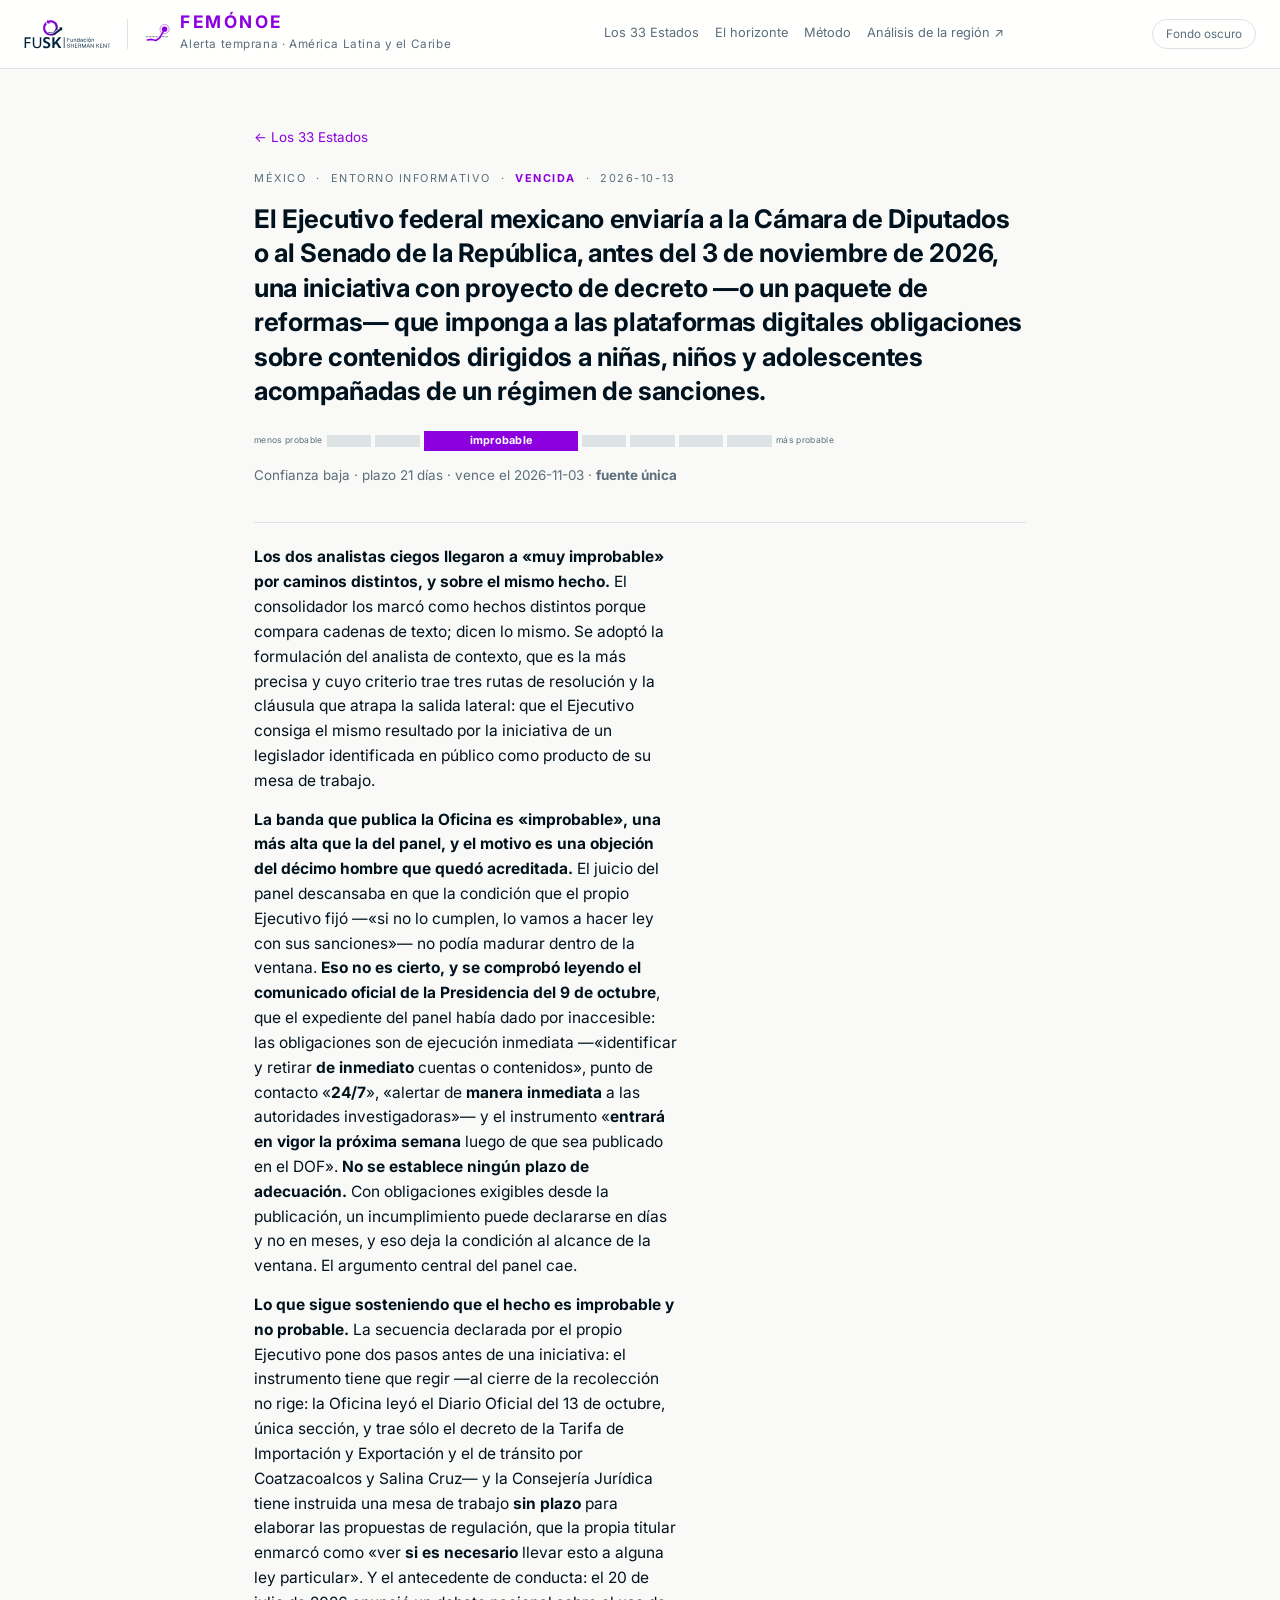
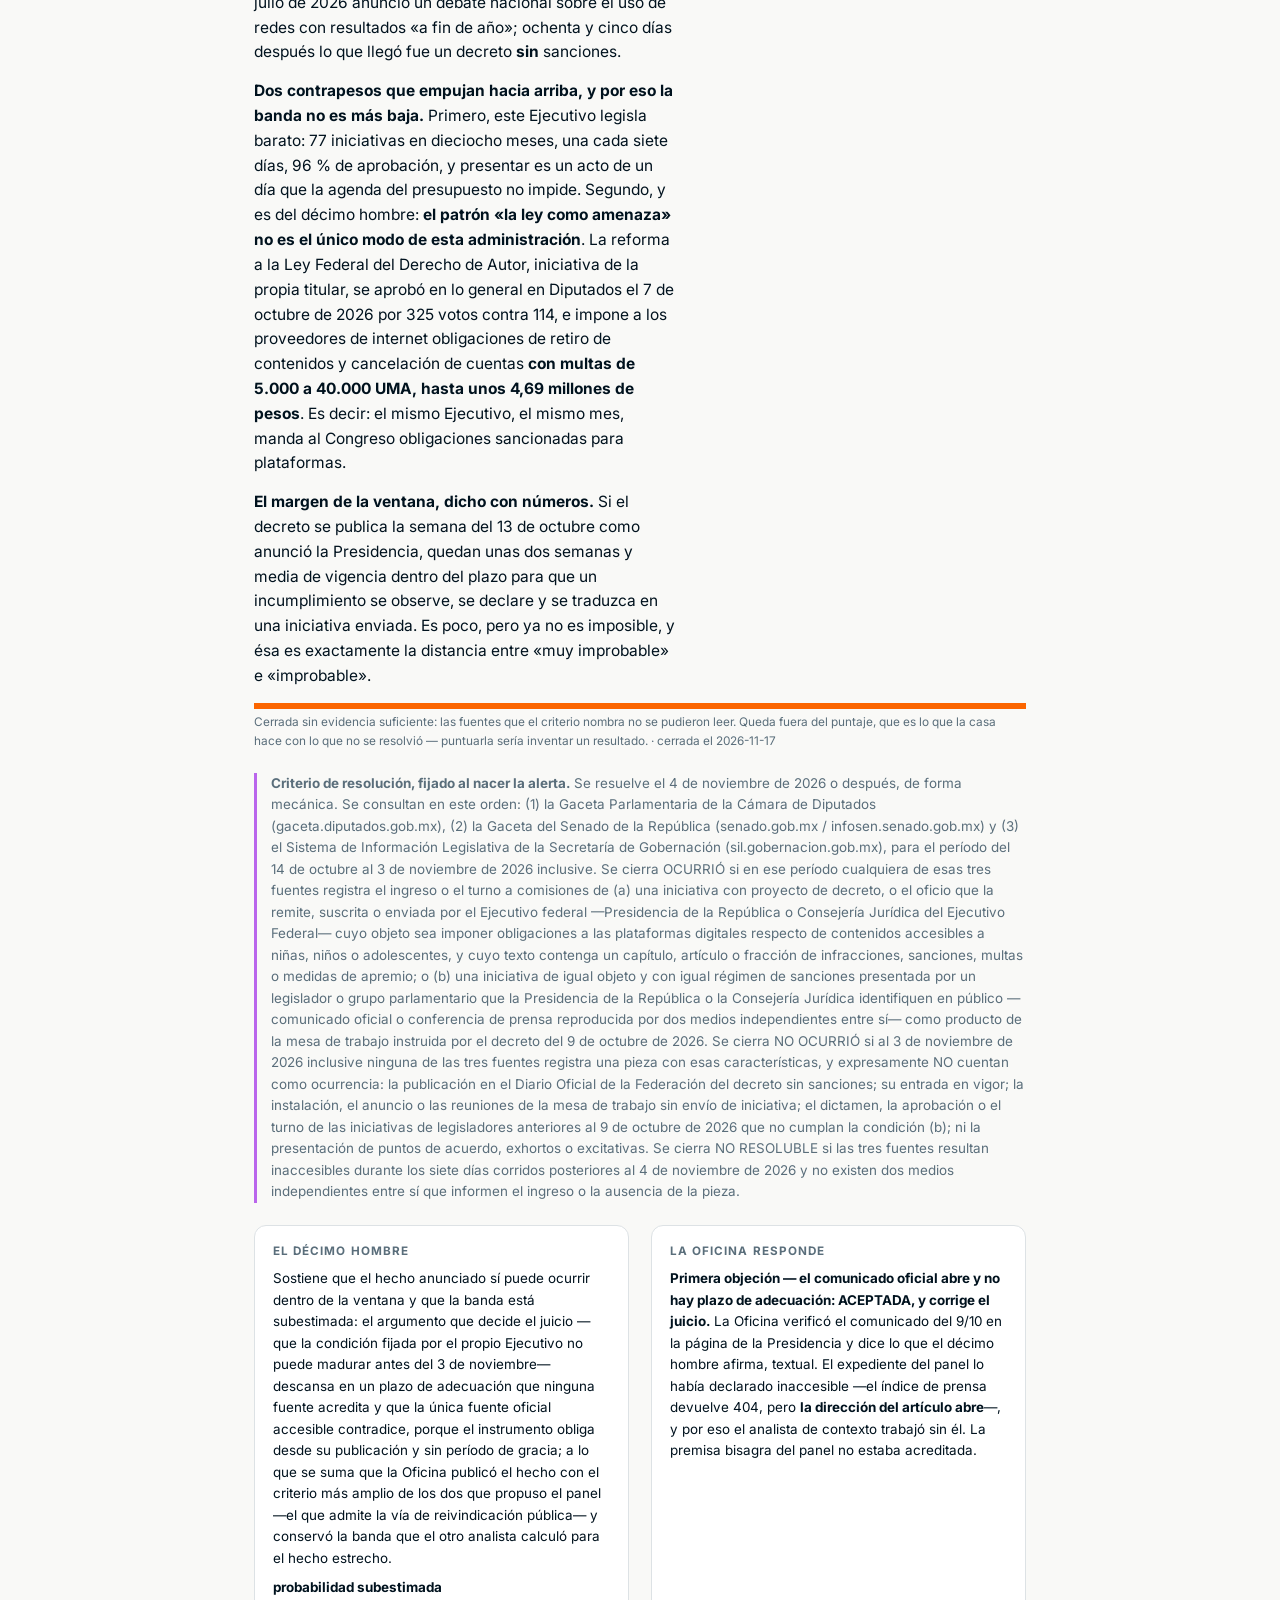
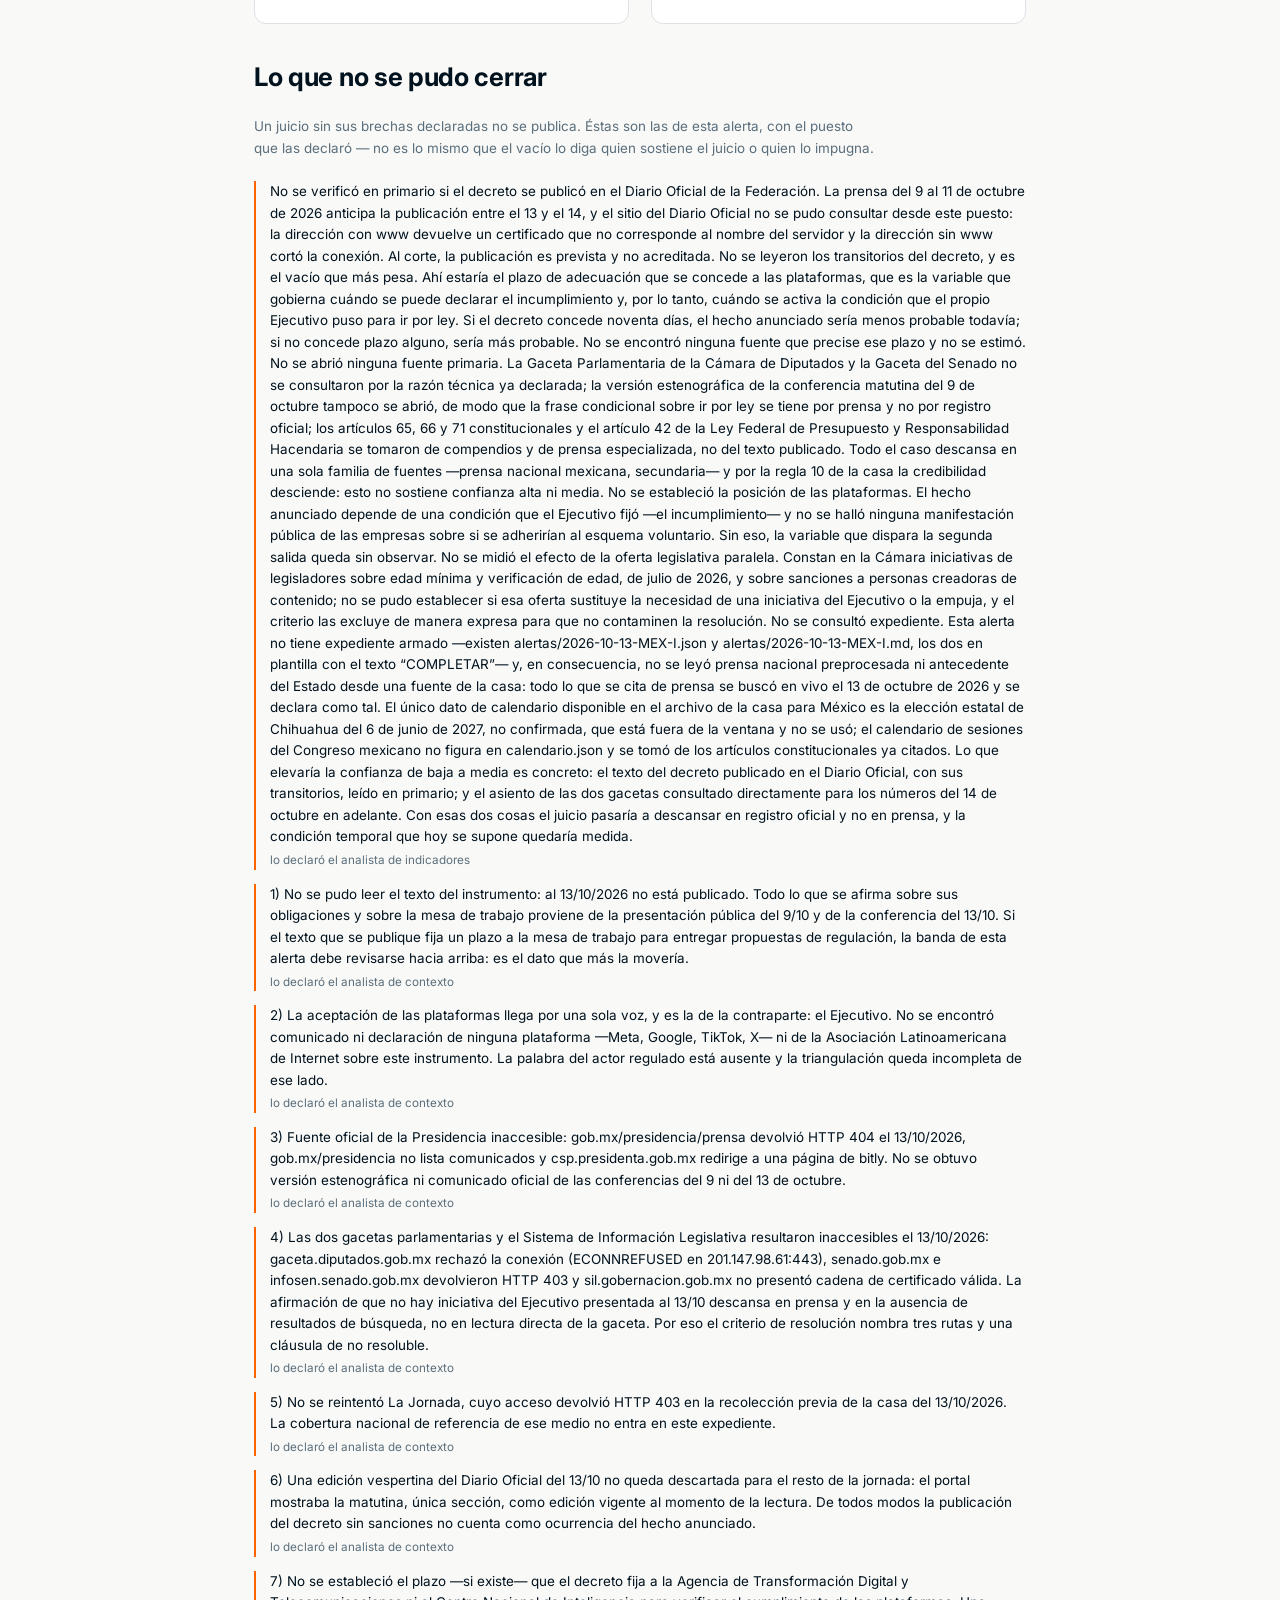
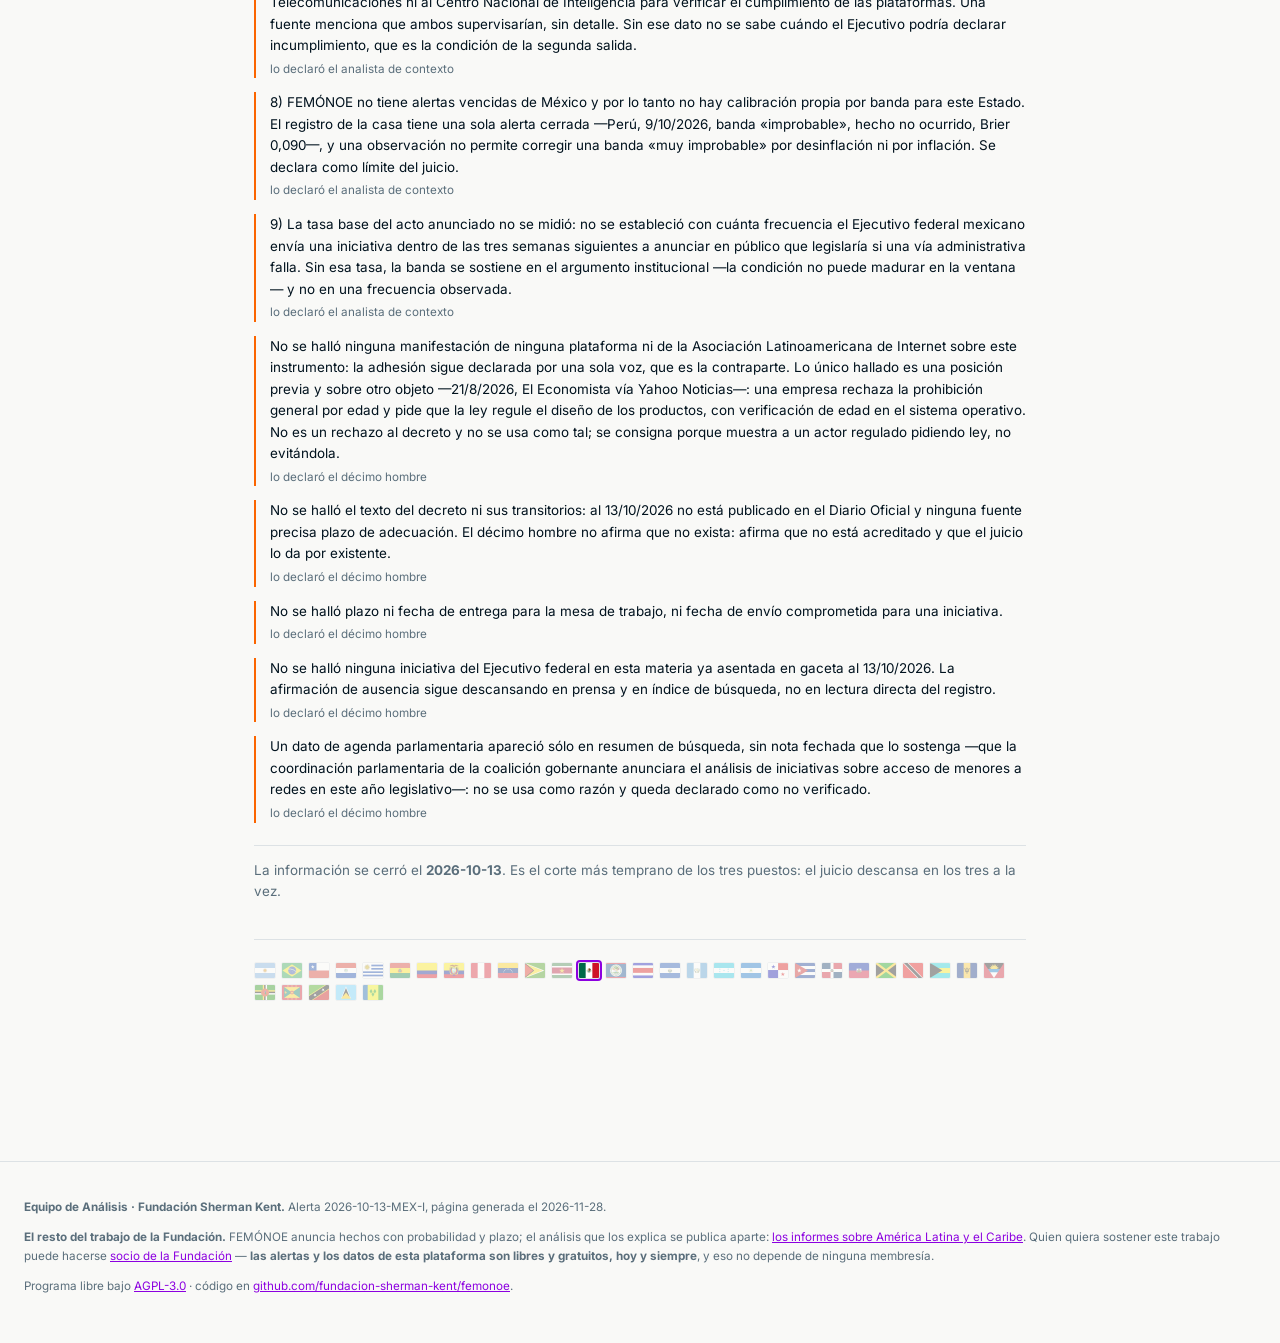
<file: alerta/2026-10-13-MEX-I.html>
<!doctype html>
<html lang="es">
<head>
<meta charset="utf-8">
<meta name="viewport" content="width=device-width, initial-scale=1">
<!-- Medicion. Es la MISMA etiqueta de la Fundacion que ya usa SIWA: una sola
     propiedad y un solo flujo para las tres plataformas, que se separan despues
     por nombre de host. Si la propiedad cambia, se cambia SOLO esta linea.
     * anonymize_ip: la IP del visitante se recorta antes de guardarse.
     * linker.domains nombra los CUATRO dominios de la casa. Sin eso, un salto
       entre plataformas crea un usuario nuevo y una sesion nueva, y el dato de
       que las plataformas se alimentan entre si no se podria demostrar.
     * El evento de entrada NO se dispara aca. La casa lo crea del lado de
       Analytics, como `siwa_entrada`, a partir de page_view y la direccion.
     * PENDIENTE DE LA DIRECCION: esto instala cookies de medicion; corresponde
       el aviso de privacidad y el consentimiento (Ley 25.326). -->
<script>
  window.FEMONOE_GA = "G-L9ZDDH81GB";
</script>
<script async src="https://www.googletagmanager.com/gtag/js?id=G-L9ZDDH81GB"></script>
<script>
  window.dataLayer = window.dataLayer || [];
  function gtag(){dataLayer.push(arguments);}
  gtag('js', new Date());
  gtag('config', window.FEMONOE_GA, {
    anonymize_ip: true,
    linker: { domains: ['fundacionkent.org', 'siwa.fundacionkent.org',
                        'femonoe.fundacionkent.org', 'ysyry.fundacionkent.org'] }
  });
  // LIMPIA LA DIRECCION DESPUES DE QUE ANALYTICS LA LEYO.
  //
  // El enlace de la casa es `https://femonoe.fundacionkent.org/` y nada mas.
  // Lo largo lo agrega Google: cuando alguien llega desde otro dominio de la
  // Fundacion, el *linker* de Analytics pega un parametro `_gl` de unos cien
  // caracteres. Quien copia la direccion de la barra comparte ESO, y un enlace
  // asi parece roto o rastreador y se comparte menos.
  //
  // `gtag('config')` ya consumio el parametro arriba, de forma sincronica, asi
  // que sacarlo de la barra no rompe la medicion entre dominios: la sesion ya
  // quedo unida. Se saca SOLO `_gl`; los `utm_` se dejan, porque son la unica
  // manera de saber que campana trajo a alguien.
  try {
    var u = new URL(window.location.href);
    if (u.searchParams.has('_gl')) {
      u.searchParams.delete('_gl');
      history.replaceState(null, '', u.pathname + (u.search || '') + u.hash);
    }
  } catch (e) { /* una barra rara no justifica romper la pagina */ }
</script>
<title>México · entorno informativo · FEMÓNOE</title>
<meta name="description" content="Una alerta de FEMÓNOE, con su probabilidad declarada, su plazo, el dictamen del décimo hombre y el criterio fijado al nacer.">
<!-- Cómo se ve el enlace al compartirse. La tarjeta la genera
     `herramientas/tarjeta_redes.py` con la paleta del manual: no es un PNG
     suelto que alguien dibujó una vez. -->
<meta property="og:type" content="website">
<meta property="og:site_name" content="FEMÓNOE · Fundación Sherman Kent">
<meta property="og:locale" content="es_AR">
<meta property="og:title" content="México · entorno informativo · FEMÓNOE">
<meta property="og:description" content="Una alerta de FEMÓNOE, con su probabilidad declarada, su plazo, el dictamen del décimo hombre y el criterio fijado al nacer.">
<link rel="canonical" href="https://femonoe.fundacionkent.org/alerta/2026-10-13-MEX-I.html">
<meta property="og:url" content="https://femonoe.fundacionkent.org/alerta/2026-10-13-MEX-I.html">
<meta property="og:image" content="https://femonoe.fundacionkent.org/marca/femonoe-compartir.png?v=b9ab0bce">
<meta property="og:image:width" content="1200">
<meta property="og:image:height" content="630">
<meta property="og:image:alt" content="FEMÓNOE · alerta temprana para América Latina y el Caribe">
<meta name="twitter:card" content="summary_large_image">
<meta name="twitter:title" content="México · entorno informativo · FEMÓNOE">
<meta name="twitter:description" content="Una alerta de FEMÓNOE, con su probabilidad declarada, su plazo, el dictamen del décimo hombre y el criterio fijado al nacer.">
<meta name="twitter:image" content="https://femonoe.fundacionkent.org/marca/femonoe-compartir.png?v=b9ab0bce">
<link rel="preconnect" href="https://fonts.gstatic.com" crossorigin>
<link rel="stylesheet" href="https://fonts.googleapis.com/css2?family=Inter:wght@400;500;700&display=swap">
<link rel="stylesheet" href="../estilos.css?v=2e6076b7">
</head>
<body>

<div class="franja">
  <div class="marca">
    <a href="https://fundacionkent.org/?utm_source=femonoe&amp;utm_medium=referral&amp;utm_campaign=tablero" target="_blank" rel="noopener"
       title="Ir a la web de la Fundación Sherman Kent">
      <img class="logo claro" src="../marca/fusk-lockup-color.svg" alt="Fundación Sherman Kent">
      <img class="logo oscuro" src="../marca/fusk-lockup-blanco.svg" alt="Fundación Sherman Kent"></a>
    <div class="sep"></div>
    <a class="nombre" href="../index.html" title="Volver a la portada de FEMÓNOE">
      <img class="icono" src="../marca/femonoe-marca.svg" alt="">
      <div><h1>FEMÓNOE</h1><small>Alerta temprana · América Latina y el Caribe</small></div>
    </a>
  </div>
  <nav class="franja-nav"><a href="../index.html">Los 33 Estados</a>
    <a href="../horizonte.html">El horizonte</a>
    <a href="../metodo.html">Método</a>
    <a href="https://fundacionkent.org/articulos/?utm_source=femonoe&amp;utm_medium=referral&amp;utm_campaign=franja" target="_blank" rel="noopener">Análisis de la región ↗</a></nav>
  <div class="franja-derecha">
    <button type="button" id="tema" class="tema" aria-pressed="false">Fondo oscuro</button>
  </div>
</div>

<main class="dictamen">
  <a class="volver" href="../index.html">&larr; Los 33 Estados</a>
  <div class="sello"><span>México</span> · <span>entorno informativo</span> ·
    <b>vencida</b> · <span>2026-10-13</span></div>
  
  <h2>El Ejecutivo federal mexicano enviaría a la Cámara de Diputados o al Senado de la República, antes del 3 de noviembre de 2026, una iniciativa con proyecto de decreto —o un paquete de reformas— que imponga a las plataformas digitales obligaciones sobre contenidos dirigidos a niñas, niños y adolescentes acompañadas de un régimen de sanciones.</h2>
  <div class="kent" role="img" aria-label="Probabilidad: improbable"><small>menos probable</small><span class="paso" title="casi con certeza no"></span><span class="paso" title="muy improbable"></span><span class="paso aqui" title="improbable">improbable</span><span class="paso" title="posibilidades parejas"></span><span class="paso" title="probable"></span><span class="paso" title="muy probable"></span><span class="paso" title="casi con certeza"></span><small>más probable</small></div>
  <p class="resumen">Confianza baja · plazo 21 días · vence el 2026-11-03 · <b>fuente única</b></p>

  

  <div class="cuerpo">
    <div><p><b>Los dos analistas ciegos llegaron a «muy improbable» por caminos distintos, y sobre el mismo hecho.</b> El consolidador los marcó como hechos distintos porque compara cadenas de texto; dicen lo mismo. Se adoptó la formulación del analista de contexto, que es la más precisa y cuyo criterio trae tres rutas de resolución y la cláusula que atrapa la salida lateral: que el Ejecutivo consiga el mismo resultado por la iniciativa de un legislador identificada en público como producto de su mesa de trabajo.</p><p><b>La banda que publica la Oficina es «improbable», una más alta que la del panel, y el motivo es una objeción del décimo hombre que quedó acreditada.</b> El juicio del panel descansaba en que la condición que el propio Ejecutivo fijó —«si no lo cumplen, lo vamos a hacer ley con sus sanciones»— no podía madurar dentro de la ventana. <b>Eso no es cierto, y se comprobó leyendo el comunicado oficial de la Presidencia del 9 de octubre</b>, que el expediente del panel había dado por inaccesible: las obligaciones son de ejecución inmediata —«identificar y retirar <b>de inmediato</b> cuentas o contenidos», punto de contacto «<b>24/7</b>», «alertar de <b>manera inmediata</b> a las autoridades investigadoras»— y el instrumento «<b>entrará en vigor la próxima semana</b> luego de que sea publicado en el DOF». <b>No se establece ningún plazo de adecuación.</b> Con obligaciones exigibles desde la publicación, un incumplimiento puede declararse en días y no en meses, y eso deja la condición al alcance de la ventana. El argumento central del panel cae.</p><p><b>Lo que sigue sosteniendo que el hecho es improbable y no probable.</b> La secuencia declarada por el propio Ejecutivo pone dos pasos antes de una iniciativa: el instrumento tiene que regir —al cierre de la recolección no rige: la Oficina leyó el Diario Oficial del 13 de octubre, única sección, y trae sólo el decreto de la Tarifa de Importación y Exportación y el de tránsito por Coatzacoalcos y Salina Cruz— y la Consejería Jurídica tiene instruida una mesa de trabajo <b>sin plazo</b> para elaborar las propuestas de regulación, que la propia titular enmarcó como «ver <b>si es necesario</b> llevar esto a alguna ley particular». Y el antecedente de conducta: el 20 de julio de 2026 anunció un debate nacional sobre el uso de redes con resultados «a fin de año»; ochenta y cinco días después lo que llegó fue un decreto <b>sin</b> sanciones.</p><p><b>Dos contrapesos que empujan hacia arriba, y por eso la banda no es más baja.</b> Primero, este Ejecutivo legisla barato: 77 iniciativas en dieciocho meses, una cada siete días, 96 % de aprobación, y presentar es un acto de un día que la agenda del presupuesto no impide. Segundo, y es del décimo hombre: <b>el patrón «la ley como amenaza» no es el único modo de esta administración</b>. La reforma a la Ley Federal del Derecho de Autor, iniciativa de la propia titular, se aprobó en lo general en Diputados el 7 de octubre de 2026 por 325 votos contra 114, e impone a los proveedores de internet obligaciones de retiro de contenidos y cancelación de cuentas <b>con multas de 5.000 a 40.000 UMA, hasta unos 4,69 millones de pesos</b>. Es decir: el mismo Ejecutivo, el mismo mes, manda al Congreso obligaciones sancionadas para plataformas.</p><p><b>El margen de la ventana, dicho con números.</b> Si el decreto se publica la semana del 13 de octubre como anunció la Presidencia, quedan unas dos semanas y media de vigencia dentro del plazo para que un incumplimiento se observe, se declare y se traduzca en una iniciativa enviada. Es poco, pero ya no es imposible, y ésa es exactamente la distancia entre «muy improbable» e «improbable».</p></div>
    <figure style="margin:0"></figure>
  </div>

  <div class="plazo"><div class="riel"><span class="lleno sin-evidencia" style="width:100%"></span></div><small>Cerrada sin evidencia suficiente: las fuentes que el criterio nombra no se pudieron leer. Queda fuera del puntaje, que es lo que la casa hace con lo que no se resolvió — puntuarla sería inventar un resultado. · cerrada el 2026-11-17</small></div>

  <p class="criterio"><b>Criterio de resolución, fijado al nacer la alerta.</b>
    Se resuelve el 4 de noviembre de 2026 o después, de forma mecánica. Se consultan en este orden: (1) la Gaceta Parlamentaria de la Cámara de Diputados (gaceta.diputados.gob.mx), (2) la Gaceta del Senado de la República (senado.gob.mx / infosen.senado.gob.mx) y (3) el Sistema de Información Legislativa de la Secretaría de Gobernación (sil.gobernacion.gob.mx), para el período del 14 de octubre al 3 de noviembre de 2026 inclusive. Se cierra OCURRIÓ si en ese período cualquiera de esas tres fuentes registra el ingreso o el turno a comisiones de (a) una iniciativa con proyecto de decreto, o el oficio que la remite, suscrita o enviada por el Ejecutivo federal —Presidencia de la República o Consejería Jurídica del Ejecutivo Federal— cuyo objeto sea imponer obligaciones a las plataformas digitales respecto de contenidos accesibles a niñas, niños o adolescentes, y cuyo texto contenga un capítulo, artículo o fracción de infracciones, sanciones, multas o medidas de apremio; o (b) una iniciativa de igual objeto y con igual régimen de sanciones presentada por un legislador o grupo parlamentario que la Presidencia de la República o la Consejería Jurídica identifiquen en público —comunicado oficial o conferencia de prensa reproducida por dos medios independientes entre sí— como producto de la mesa de trabajo instruida por el decreto del 9 de octubre de 2026. Se cierra NO OCURRIÓ si al 3 de noviembre de 2026 inclusive ninguna de las tres fuentes registra una pieza con esas características, y expresamente NO cuentan como ocurrencia: la publicación en el Diario Oficial de la Federación del decreto sin sanciones; su entrada en vigor; la instalación, el anuncio o las reuniones de la mesa de trabajo sin envío de iniciativa; el dictamen, la aprobación o el turno de las iniciativas de legisladores anteriores al 9 de octubre de 2026 que no cumplan la condición (b); ni la presentación de puntos de acuerdo, exhortos o excitativas. Se cierra NO RESOLUBLE si las tres fuentes resultan inaccesibles durante los siete días corridos posteriores al 4 de noviembre de 2026 y no existen dos medios independientes entre sí que informen el ingreso o la ausencia de la pieza.</p>

  

  <div class="dos-voces"><div><h3>El décimo hombre</h3><p>Sostiene que el hecho anunciado sí puede ocurrir dentro de la ventana y que la banda está subestimada: el argumento que decide el juicio —que la condición fijada por el propio Ejecutivo no puede madurar antes del 3 de noviembre— descansa en un plazo de adecuación que ninguna fuente acredita y que la única fuente oficial accesible contradice, porque el instrumento obliga desde su publicación y sin período de gracia; a lo que se suma que la Oficina publicó el hecho con el criterio más amplio de los dos que propuso el panel —el que admite la vía de reivindicación pública— y conservó la banda que el otro analista calculó para el hecho estrecho.</p><p><b>probabilidad subestimada</b></p></div><div><h3>La Oficina responde</h3><p><b>Primera objeción — el comunicado oficial abre y no hay plazo de adecuación: ACEPTADA, y corrige el juicio.</b> La Oficina verificó el comunicado del 9/10 en la página de la Presidencia y dice lo que el décimo hombre afirma, textual. El expediente del panel lo había declarado inaccesible —el índice de prensa devuelve 404, pero <b>la dirección del artículo abre</b>—, y por eso el analista de contexto trabajó sin él. La premisa bisagra del panel no estaba acreditada.</p></div></div>

  <section class="vacios"><h2>Lo que no se pudo cerrar</h2><p class="referencia">Un juicio sin sus brechas declaradas no se publica. Éstas son las de esta alerta, con el puesto que las declaró — no es lo mismo que el vacío lo diga quien sostiene el juicio o quien lo impugna.</p><ul><li>No se verificó en primario si el decreto se publicó en el Diario Oficial de la Federación. La prensa del 9 al 11 de octubre de 2026 anticipa la publicación entre el 13 y el 14, y el sitio del Diario Oficial no se pudo consultar desde este puesto: la dirección con www devuelve un certificado que no corresponde al nombre del servidor y la dirección sin www cortó la conexión. Al corte, la publicación es prevista y no acreditada. No se leyeron los transitorios del decreto, y es el vacío que más pesa. Ahí estaría el plazo de adecuación que se concede a las plataformas, que es la variable que gobierna cuándo se puede declarar el incumplimiento y, por lo tanto, cuándo se activa la condición que el propio Ejecutivo puso para ir por ley. Si el decreto concede noventa días, el hecho anunciado sería menos probable todavía; si no concede plazo alguno, sería más probable. No se encontró ninguna fuente que precise ese plazo y no se estimó. No se abrió ninguna fuente primaria. La Gaceta Parlamentaria de la Cámara de Diputados y la Gaceta del Senado no se consultaron por la razón técnica ya declarada; la versión estenográfica de la conferencia matutina del 9 de octubre tampoco se abrió, de modo que la frase condicional sobre ir por ley se tiene por prensa y no por registro oficial; los artículos 65, 66 y 71 constitucionales y el artículo 42 de la Ley Federal de Presupuesto y Responsabilidad Hacendaria se tomaron de compendios y de prensa especializada, no del texto publicado. Todo el caso descansa en una sola familia de fuentes —prensa nacional mexicana, secundaria— y por la regla 10 de la casa la credibilidad desciende: esto no sostiene confianza alta ni media. No se estableció la posición de las plataformas. El hecho anunciado depende de una condición que el Ejecutivo fijó —el incumplimiento— y no se halló ninguna manifestación pública de las empresas sobre si se adherirían al esquema voluntario. Sin eso, la variable que dispara la segunda salida queda sin observar. No se midió el efecto de la oferta legislativa paralela. Constan en la Cámara iniciativas de legisladores sobre edad mínima y verificación de edad, de julio de 2026, y sobre sanciones a personas creadoras de contenido; no se pudo establecer si esa oferta sustituye la necesidad de una iniciativa del Ejecutivo o la empuja, y el criterio las excluye de manera expresa para que no contaminen la resolución. No se consultó expediente. Esta alerta no tiene expediente armado —existen alertas/2026-10-13-MEX-I.json y alertas/2026-10-13-MEX-I.md, los dos en plantilla con el texto <q class="literal">COMPLETAR</q>— y, en consecuencia, no se leyó prensa nacional preprocesada ni antecedente del Estado desde una fuente de la casa: todo lo que se cita de prensa se buscó en vivo el 13 de octubre de 2026 y se declara como tal. El único dato de calendario disponible en el archivo de la casa para México es la elección estatal de Chihuahua del 6 de junio de 2027, no confirmada, que está fuera de la ventana y no se usó; el calendario de sesiones del Congreso mexicano no figura en calendario.json y se tomó de los artículos constitucionales ya citados. Lo que elevaría la confianza de baja a media es concreto: el texto del decreto publicado en el Diario Oficial, con sus transitorios, leído en primario; y el asiento de las dos gacetas consultado directamente para los números del 14 de octubre en adelante. Con esas dos cosas el juicio pasaría a descansar en registro oficial y no en prensa, y la condición temporal que hoy se supone quedaría medida.<span class="quien">lo declaró el analista de indicadores</span></li><li>1) No se pudo leer el texto del instrumento: al 13/10/2026 no está publicado. Todo lo que se afirma sobre sus obligaciones y sobre la mesa de trabajo proviene de la presentación pública del 9/10 y de la conferencia del 13/10. Si el texto que se publique fija un plazo a la mesa de trabajo para entregar propuestas de regulación, la banda de esta alerta debe revisarse hacia arriba: es el dato que más la movería.<span class="quien">lo declaró el analista de contexto</span></li><li>2) La aceptación de las plataformas llega por una sola voz, y es la de la contraparte: el Ejecutivo. No se encontró comunicado ni declaración de ninguna plataforma —Meta, Google, TikTok, X— ni de la Asociación Latinoamericana de Internet sobre este instrumento. La palabra del actor regulado está ausente y la triangulación queda incompleta de ese lado.<span class="quien">lo declaró el analista de contexto</span></li><li>3) Fuente oficial de la Presidencia inaccesible: gob.mx/presidencia/prensa devolvió HTTP 404 el 13/10/2026, gob.mx/presidencia no lista comunicados y csp.presidenta.gob.mx redirige a una página de bitly. No se obtuvo versión estenográfica ni comunicado oficial de las conferencias del 9 ni del 13 de octubre.<span class="quien">lo declaró el analista de contexto</span></li><li>4) Las dos gacetas parlamentarias y el Sistema de Información Legislativa resultaron inaccesibles el 13/10/2026: gaceta.diputados.gob.mx rechazó la conexión (ECONNREFUSED en 201.147.98.61:443), senado.gob.mx e infosen.senado.gob.mx devolvieron HTTP 403 y sil.gobernacion.gob.mx no presentó cadena de certificado válida. La afirmación de que no hay iniciativa del Ejecutivo presentada al 13/10 descansa en prensa y en la ausencia de resultados de búsqueda, no en lectura directa de la gaceta. Por eso el criterio de resolución nombra tres rutas y una cláusula de no resoluble.<span class="quien">lo declaró el analista de contexto</span></li><li>5) No se reintentó La Jornada, cuyo acceso devolvió HTTP 403 en la recolección previa de la casa del 13/10/2026. La cobertura nacional de referencia de ese medio no entra en este expediente.<span class="quien">lo declaró el analista de contexto</span></li><li>6) Una edición vespertina del Diario Oficial del 13/10 no queda descartada para el resto de la jornada: el portal mostraba la matutina, única sección, como edición vigente al momento de la lectura. De todos modos la publicación del decreto sin sanciones no cuenta como ocurrencia del hecho anunciado.<span class="quien">lo declaró el analista de contexto</span></li><li>7) No se estableció el plazo —si existe— que el decreto fija a la Agencia de Transformación Digital y Telecomunicaciones ni al Centro Nacional de Inteligencia para verificar el cumplimiento de las plataformas. Una fuente menciona que ambos supervisarían, sin detalle. Sin ese dato no se sabe cuándo el Ejecutivo podría declarar incumplimiento, que es la condición de la segunda salida.<span class="quien">lo declaró el analista de contexto</span></li><li>8) FEMÓNOE no tiene alertas vencidas de México y por lo tanto no hay calibración propia por banda para este Estado. El registro de la casa tiene una sola alerta cerrada —Perú, 9/10/2026, banda «improbable», hecho no ocurrido, Brier 0,090—, y una observación no permite corregir una banda «muy improbable» por desinflación ni por inflación. Se declara como límite del juicio.<span class="quien">lo declaró el analista de contexto</span></li><li>9) La tasa base del acto anunciado no se midió: no se estableció con cuánta frecuencia el Ejecutivo federal mexicano envía una iniciativa dentro de las tres semanas siguientes a anunciar en público que legislaría si una vía administrativa falla. Sin esa tasa, la banda se sostiene en el argumento institucional —la condición no puede madurar en la ventana— y no en una frecuencia observada.<span class="quien">lo declaró el analista de contexto</span></li><li>No se halló ninguna manifestación de ninguna plataforma ni de la Asociación Latinoamericana de Internet sobre este instrumento: la adhesión sigue declarada por una sola voz, que es la contraparte. Lo único hallado es una posición previa y sobre otro objeto —21/8/2026, El Economista vía Yahoo Noticias—: una empresa rechaza la prohibición general por edad y pide que la ley regule el diseño de los productos, con verificación de edad en el sistema operativo. No es un rechazo al decreto y no se usa como tal; se consigna porque muestra a un actor regulado pidiendo ley, no evitándola.<span class="quien">lo declaró el décimo hombre</span></li><li>No se halló el texto del decreto ni sus transitorios: al 13/10/2026 no está publicado en el Diario Oficial y ninguna fuente precisa plazo de adecuación. El décimo hombre no afirma que no exista: afirma que no está acreditado y que el juicio lo da por existente.<span class="quien">lo declaró el décimo hombre</span></li><li>No se halló plazo ni fecha de entrega para la mesa de trabajo, ni fecha de envío comprometida para una iniciativa.<span class="quien">lo declaró el décimo hombre</span></li><li>No se halló ninguna iniciativa del Ejecutivo federal en esta materia ya asentada en gaceta al 13/10/2026. La afirmación de ausencia sigue descansando en prensa y en índice de búsqueda, no en lectura directa del registro.<span class="quien">lo declaró el décimo hombre</span></li><li>Un dato de agenda parlamentaria apareció sólo en resumen de búsqueda, sin nota fechada que lo sostenga —que la coordinación parlamentaria de la coalición gobernante anunciara el análisis de iniciativas sobre acceso de menores a redes en este año legislativo—: no se usa como razón y queda declarado como no verificado.<span class="quien">lo declaró el décimo hombre</span></li></ul><p class="corte">La información se cerró el <b>2026-10-13</b>. Es el corte más temprano de los tres puestos: el juicio descansa en los tres a la vez.</p></section>

  <div class="tira" title="Los 33 Estados; en violeta, el de esta alerta"><img src="../banderas/ARG.png" alt="Argentina"><img src="../banderas/BRA.png" alt="Brasil"><img src="../banderas/CHL.png" alt="Chile"><img src="../banderas/PRY.png" alt="Paraguay"><img src="../banderas/URY.png" alt="Uruguay"><img src="../banderas/BOL.png" alt="Bolivia"><img src="../banderas/COL.png" alt="Colombia"><img src="../banderas/ECU.png" alt="Ecuador"><img src="../banderas/PER.png" alt="Perú"><img src="../banderas/VEN.png" alt="Venezuela"><img src="../banderas/GUY.png" alt="Guyana"><img src="../banderas/SUR.png" alt="Surinam"><img src="../banderas/MEX.png" alt="México" class="viva"><img src="../banderas/BLZ.png" alt="Belice"><img src="../banderas/CRI.png" alt="Costa Rica"><img src="../banderas/SLV.png" alt="El Salvador"><img src="../banderas/GTM.png" alt="Guatemala"><img src="../banderas/HND.png" alt="Honduras"><img src="../banderas/NIC.png" alt="Nicaragua"><img src="../banderas/PAN.png" alt="Panamá"><img src="../banderas/CUB.png" alt="Cuba"><img src="../banderas/DOM.png" alt="República Dominicana"><img src="../banderas/HTI.png" alt="Haití"><img src="../banderas/JAM.png" alt="Jamaica"><img src="../banderas/TTO.png" alt="Trinidad y Tobago"><img src="../banderas/BHS.png" alt="Bahamas"><img src="../banderas/BRB.png" alt="Barbados"><img src="../banderas/ATG.png" alt="Antigua y Barbuda"><img src="../banderas/DMA.png" alt="Dominica"><img src="../banderas/GRD.png" alt="Granada"><img src="../banderas/KNA.png" alt="San Cristóbal y Nieves"><img src="../banderas/LCA.png" alt="Santa Lucía"><img src="../banderas/VCT.png" alt="San Vicente y las Granadinas"></div>
</main>

<script>
  (function () {
    var raiz = document.documentElement, boton = document.getElementById("tema");
    function poner(modo) {
      raiz.setAttribute("data-tema", modo);
      boton.textContent = modo === "oscuro" ? "Fondo claro" : "Fondo oscuro";
      boton.setAttribute("aria-pressed", modo === "oscuro" ? "true" : "false");
    }
    var guardado = null;
    try { guardado = localStorage.getItem("femonoe-tema"); } catch (e) { guardado = null; }
    poner(guardado === "oscuro" ? "oscuro" : "claro");
    boton.onclick = function () {
      var nuevo = raiz.getAttribute("data-tema") === "oscuro" ? "claro" : "oscuro";
      poner(nuevo);
      try { localStorage.setItem("femonoe-tema", nuevo); } catch (e) { /* sin memoria */ }
    };
  })();</script>

<footer>
  <b>Equipo de Análisis · Fundación Sherman Kent.</b> Alerta 2026-10-13-MEX-I, página generada el 2026-11-28.

  <p><b>El resto del trabajo de la Fundación.</b> FEMÓNOE anuncia
  hechos con probabilidad y plazo; el análisis que los explica se publica aparte:
  <a href="https://fundacionkent.org/articulos/?utm_source=femonoe&amp;utm_medium=referral&amp;utm_campaign=pie" target="_blank" rel="noopener">los informes sobre América
  Latina y el Caribe</a>. Quien quiera sostener este trabajo puede hacerse
  <a href="https://fundacionkent.org/membresias/?utm_source=femonoe&amp;utm_medium=referral&amp;utm_campaign=pie" target="_blank" rel="noopener">socio de la Fundación</a>
  — <b>las alertas y los datos de esta plataforma son libres y gratuitos, hoy y
  siempre</b>, y eso no depende de ninguna membresía.</p>

  <p>Programa libre bajo <a href="https://www.gnu.org/licenses/agpl-3.0.html" target="_blank"
  rel="noopener">AGPL-3.0</a> · código en
  <a href="https://github.com/fundacion-sherman-kent/femonoe" target="_blank"
  rel="noopener">github.com/fundacion-sherman-kent/femonoe</a>.</p>
</footer>
<script>
  // Lo que llega a la vista, entra.
  //
  // **Por qué no usa `IntersectionObserver`.** Es la herramienta correcta para
  // esto, pero el 2/10/2026 no entregó una sola llamada en el entorno donde la
  // Oficina verifica, ni siquiera creada a mano sobre un elemento a la vista.
  // Puede ser una limitación de ese entorno y no del navegador del lector —
  // pero **una función que no se puede comprobar no se publica**. Un recorrido
  // sobre la posición de cada pieza es más tosco, se puede medir, y con unas
  // decenas de piezas no cuesta nada.
  //
  // El estado por defecto del sitio es «todo a la vista»: si este programa no
  // corre, no se pierde nada. La animación se agrega; nunca se resta.
  (function () {
    var piezas = [].slice.call(document.querySelectorAll(".revela"));
    if (!piezas.length) { return; }
    var pedido = false;
    function mirar() {
      pedido = false;
      var alto = window.innerHeight || document.documentElement.clientHeight;
      for (var i = piezas.length - 1; i >= 0; i--) {
        var r = piezas[i].getBoundingClientRect();
        // Entra cuando su borde superior cruza el 92 % de la pantalla: un poco
        // antes de llegar abajo del todo, para que no aparezca de golpe.
        //
        // **Sin exigir que siga a la vista.** La primera versión pedía además
        // `r.bottom > 0`, y entonces una pieza que se pasaba de largo sin haber
        // sido mirada —por un salto de ancla, por una vuelta atrás, por rodar
        // rápido— quedaba invisible para siempre. Una animación de entrada que
        // puede dejar una sección en blanco no es una animación: es un defecto.
        if (r.top < alto * 0.92) {
          piezas[i].classList.add("visible");
          piezas.splice(i, 1);          // entra una vez y se deja de mirar
        }
      }
      if (!piezas.length) {
        window.removeEventListener("scroll", pedir);
        window.removeEventListener("resize", pedir);
      }
    }
    // Sin `requestAnimationFrame`: el 2/10/2026 no se entregó de forma fiable
    // en el entorno donde la Oficina verifica, y una entrada que a veces no
    // ocurre deja secciones en blanco. El freno por tiempo es más tosco y se
    // puede medir. Con unas decenas de piezas, el costo es imperceptible.
    var ultimo = 0;
    function pedir() {
      var ahora = Date.now();
      if (pedido || ahora - ultimo < 80) { return; }
      ultimo = ahora;
      pedido = true;
      setTimeout(mirar, 0);
    }
    window.addEventListener("scroll", pedir, { passive: true });
    window.addEventListener("resize", pedir);
    mirar();
  })();
</script>
</body>
</html>
</file>
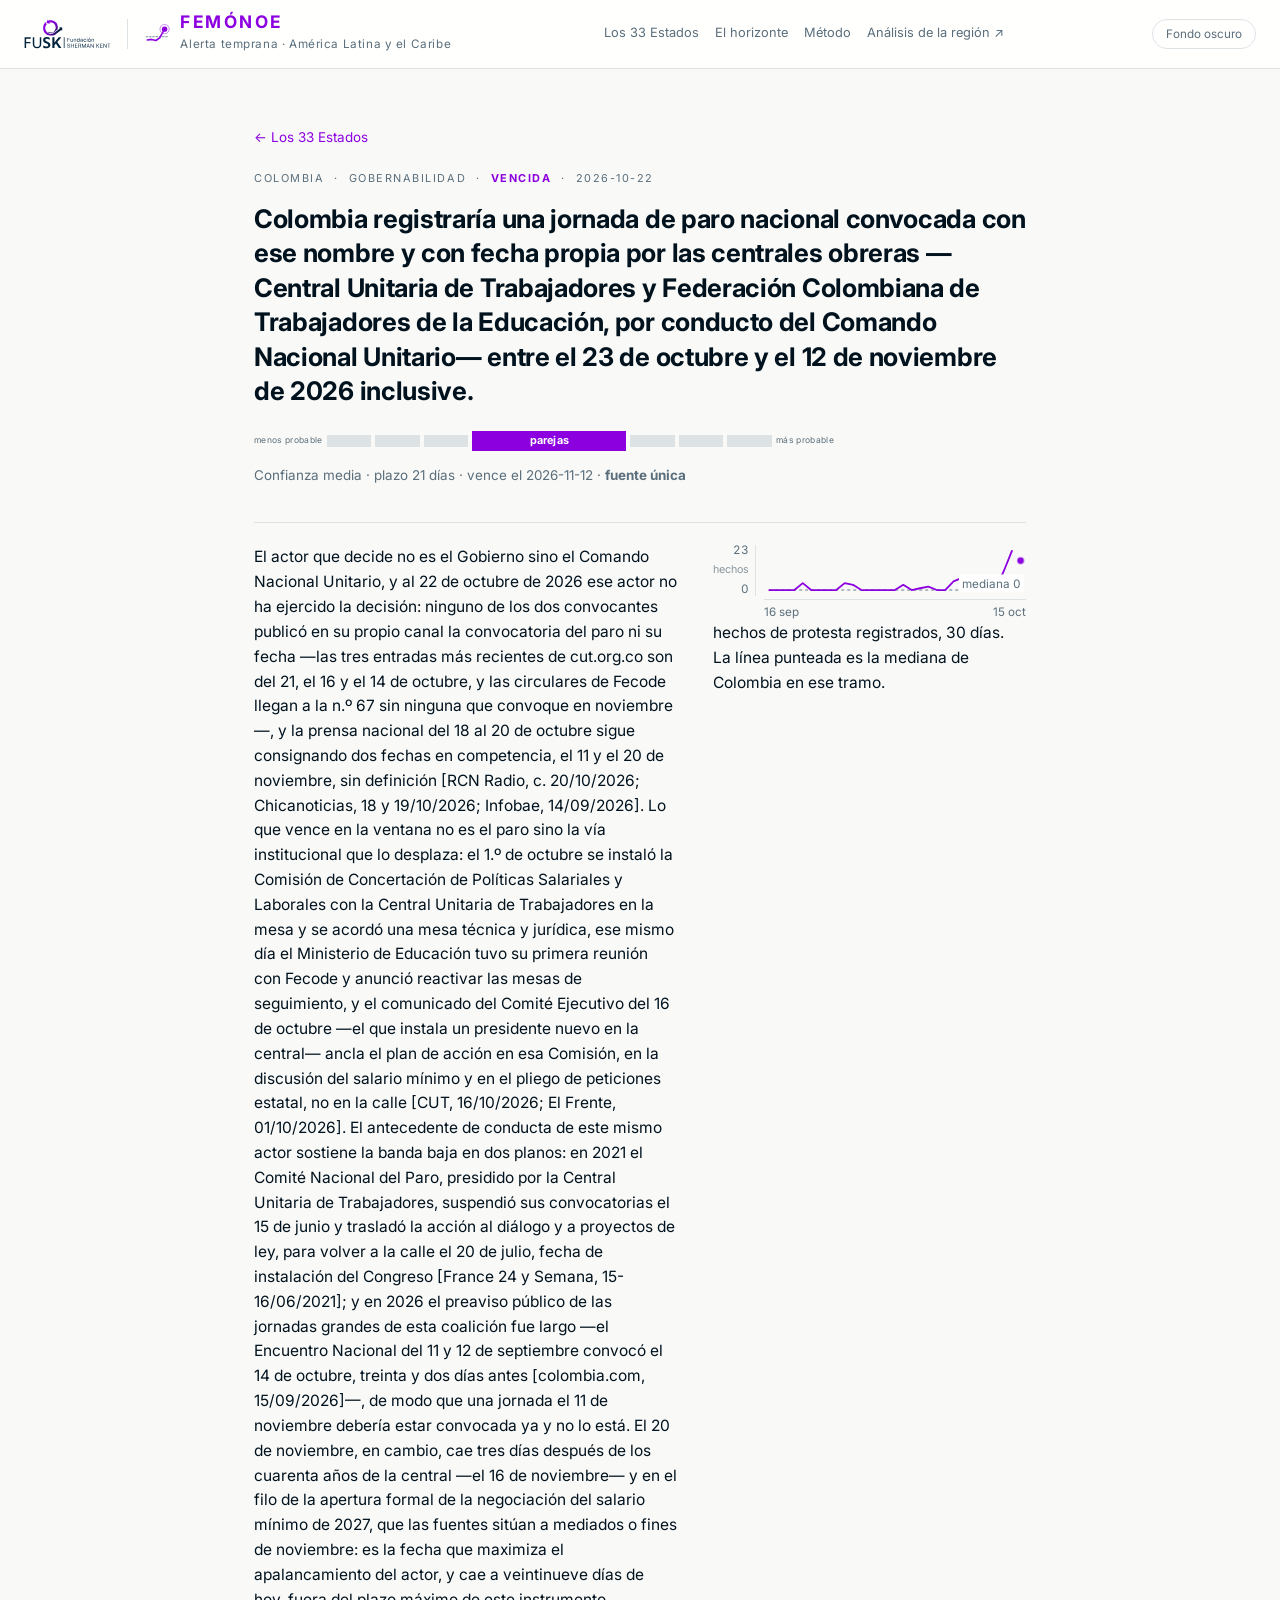
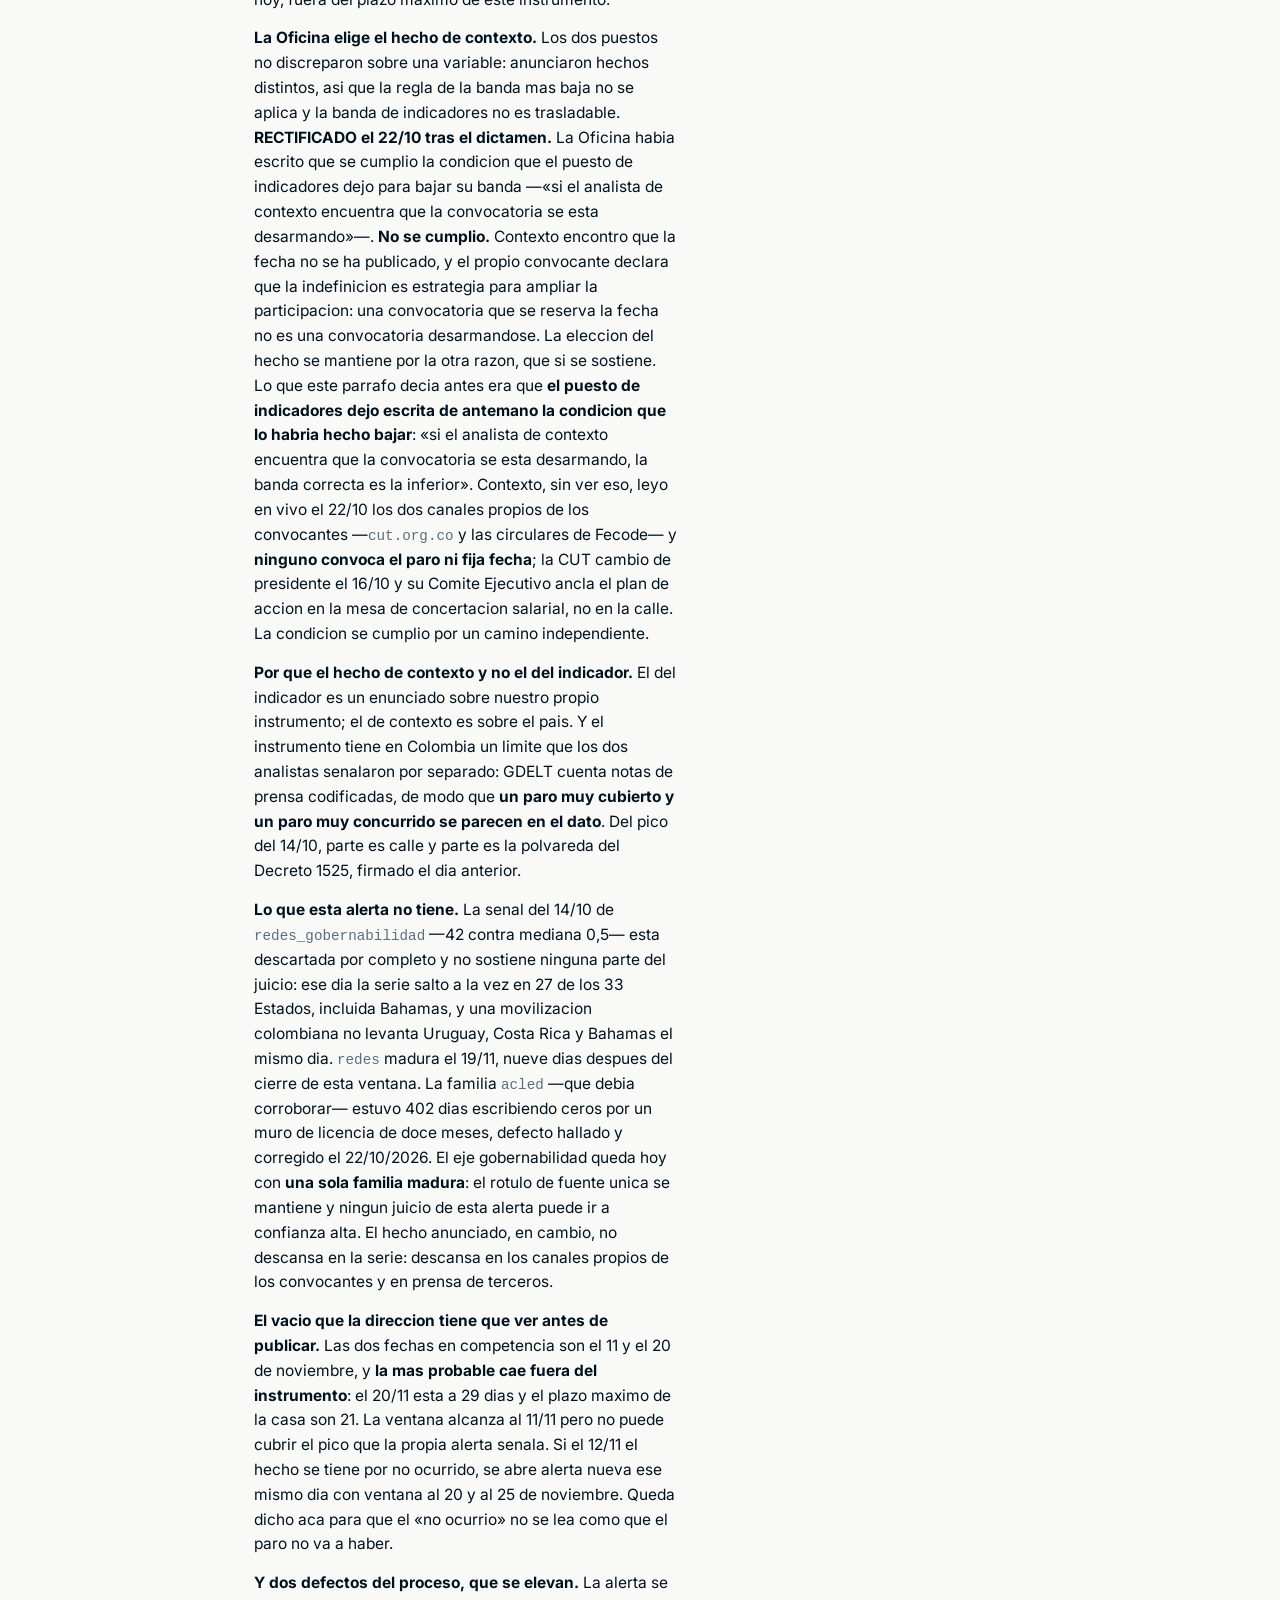
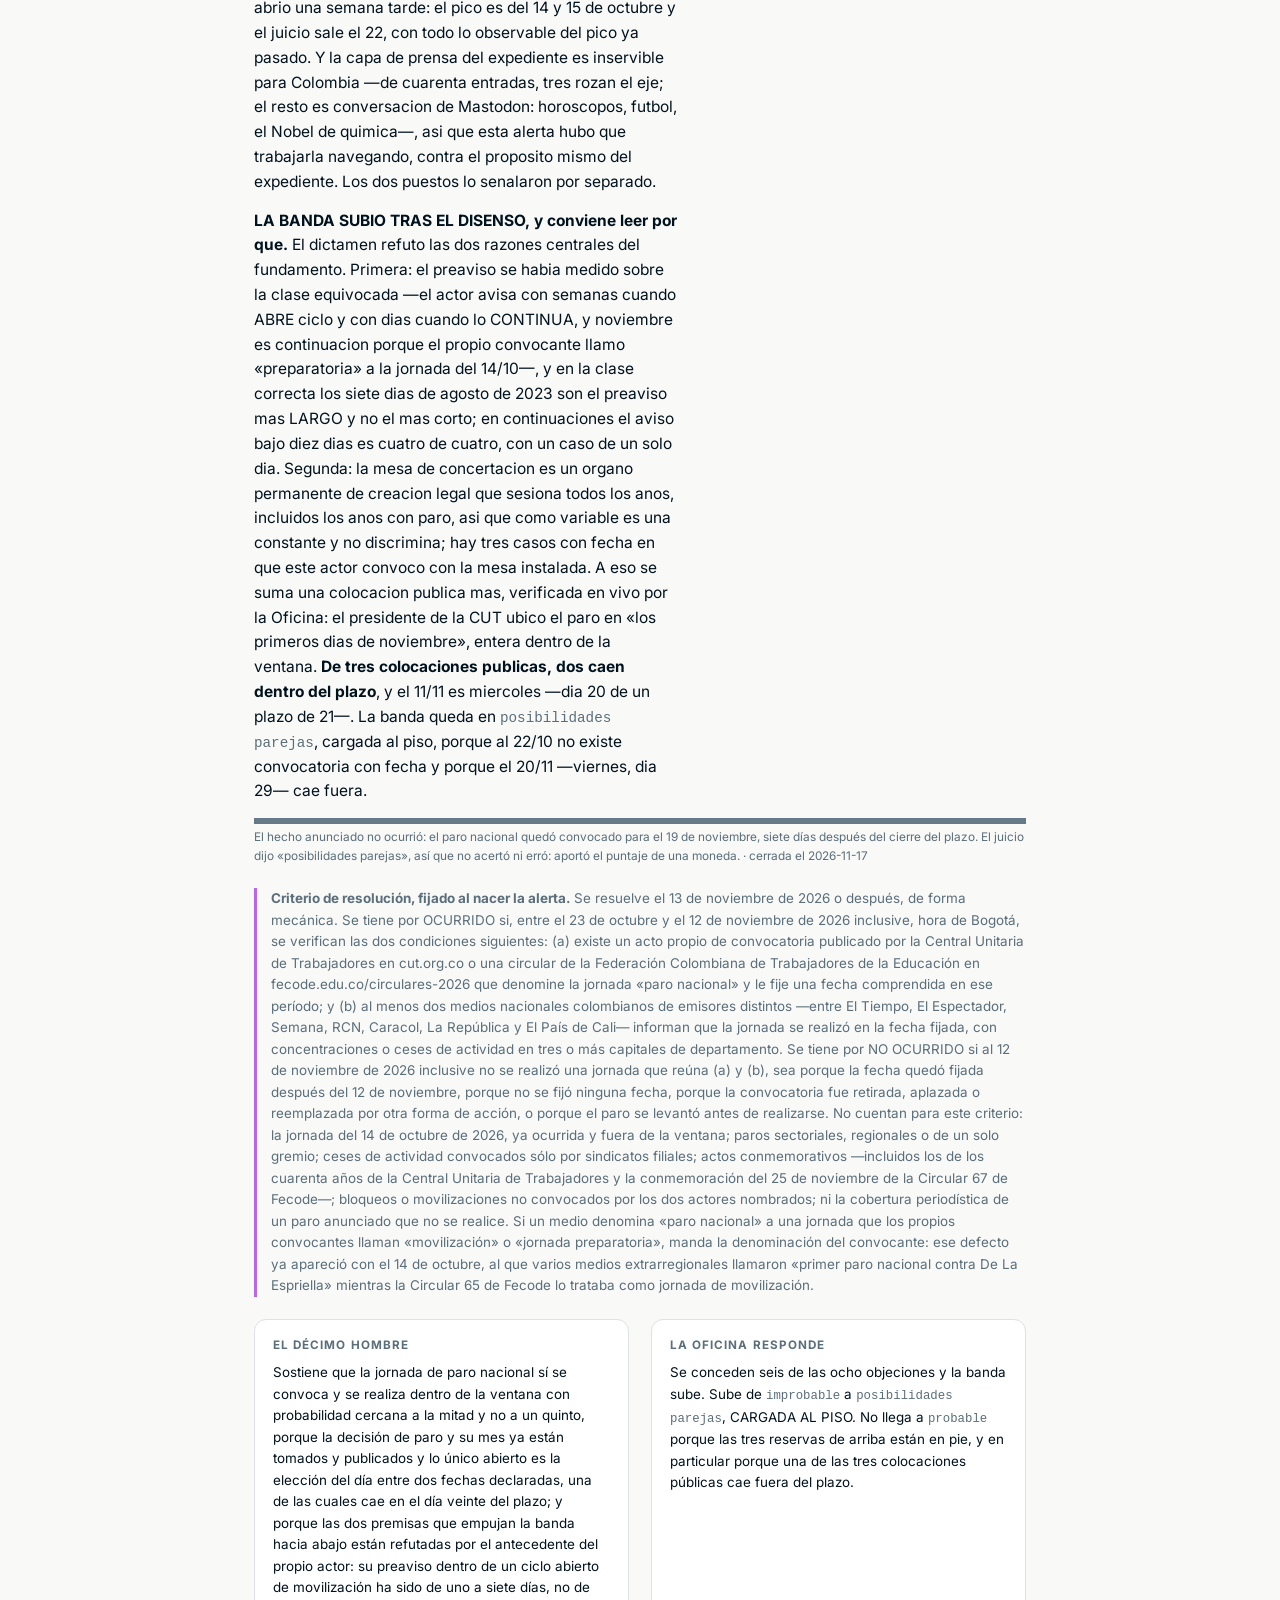
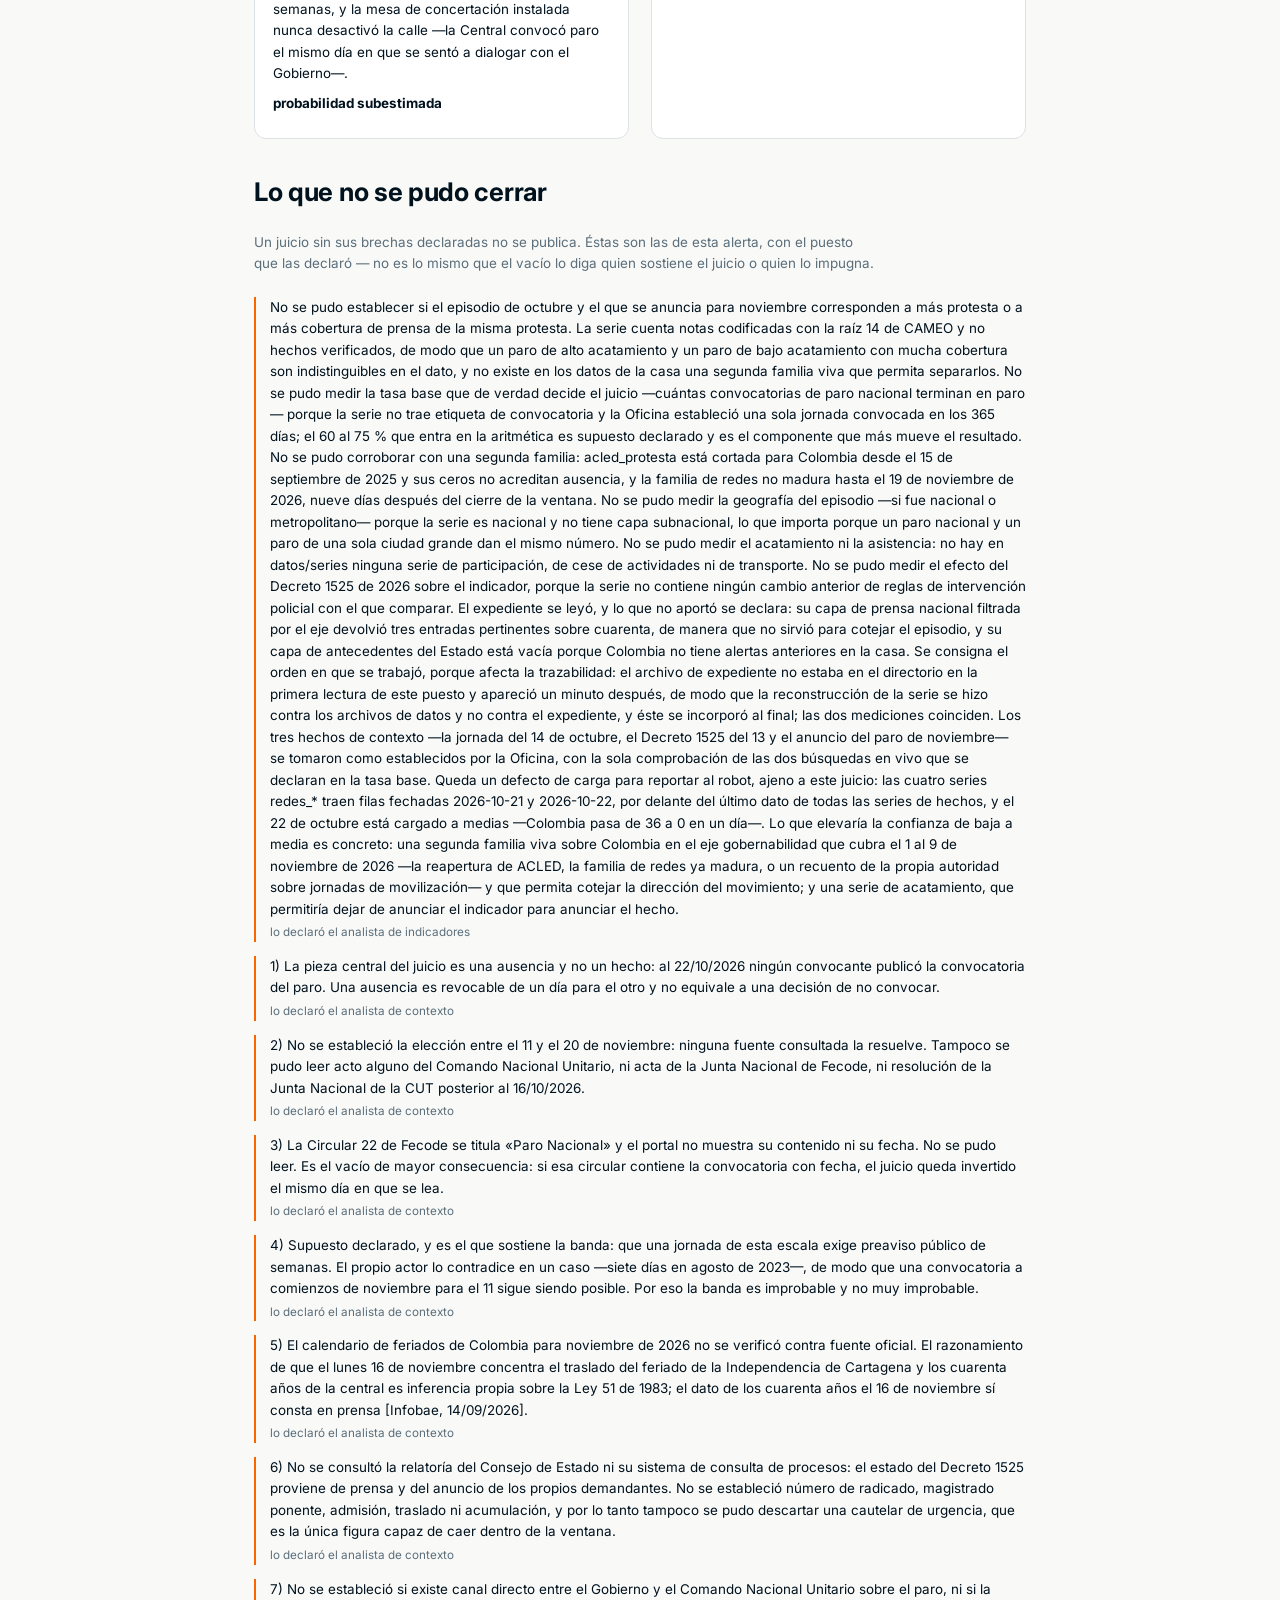
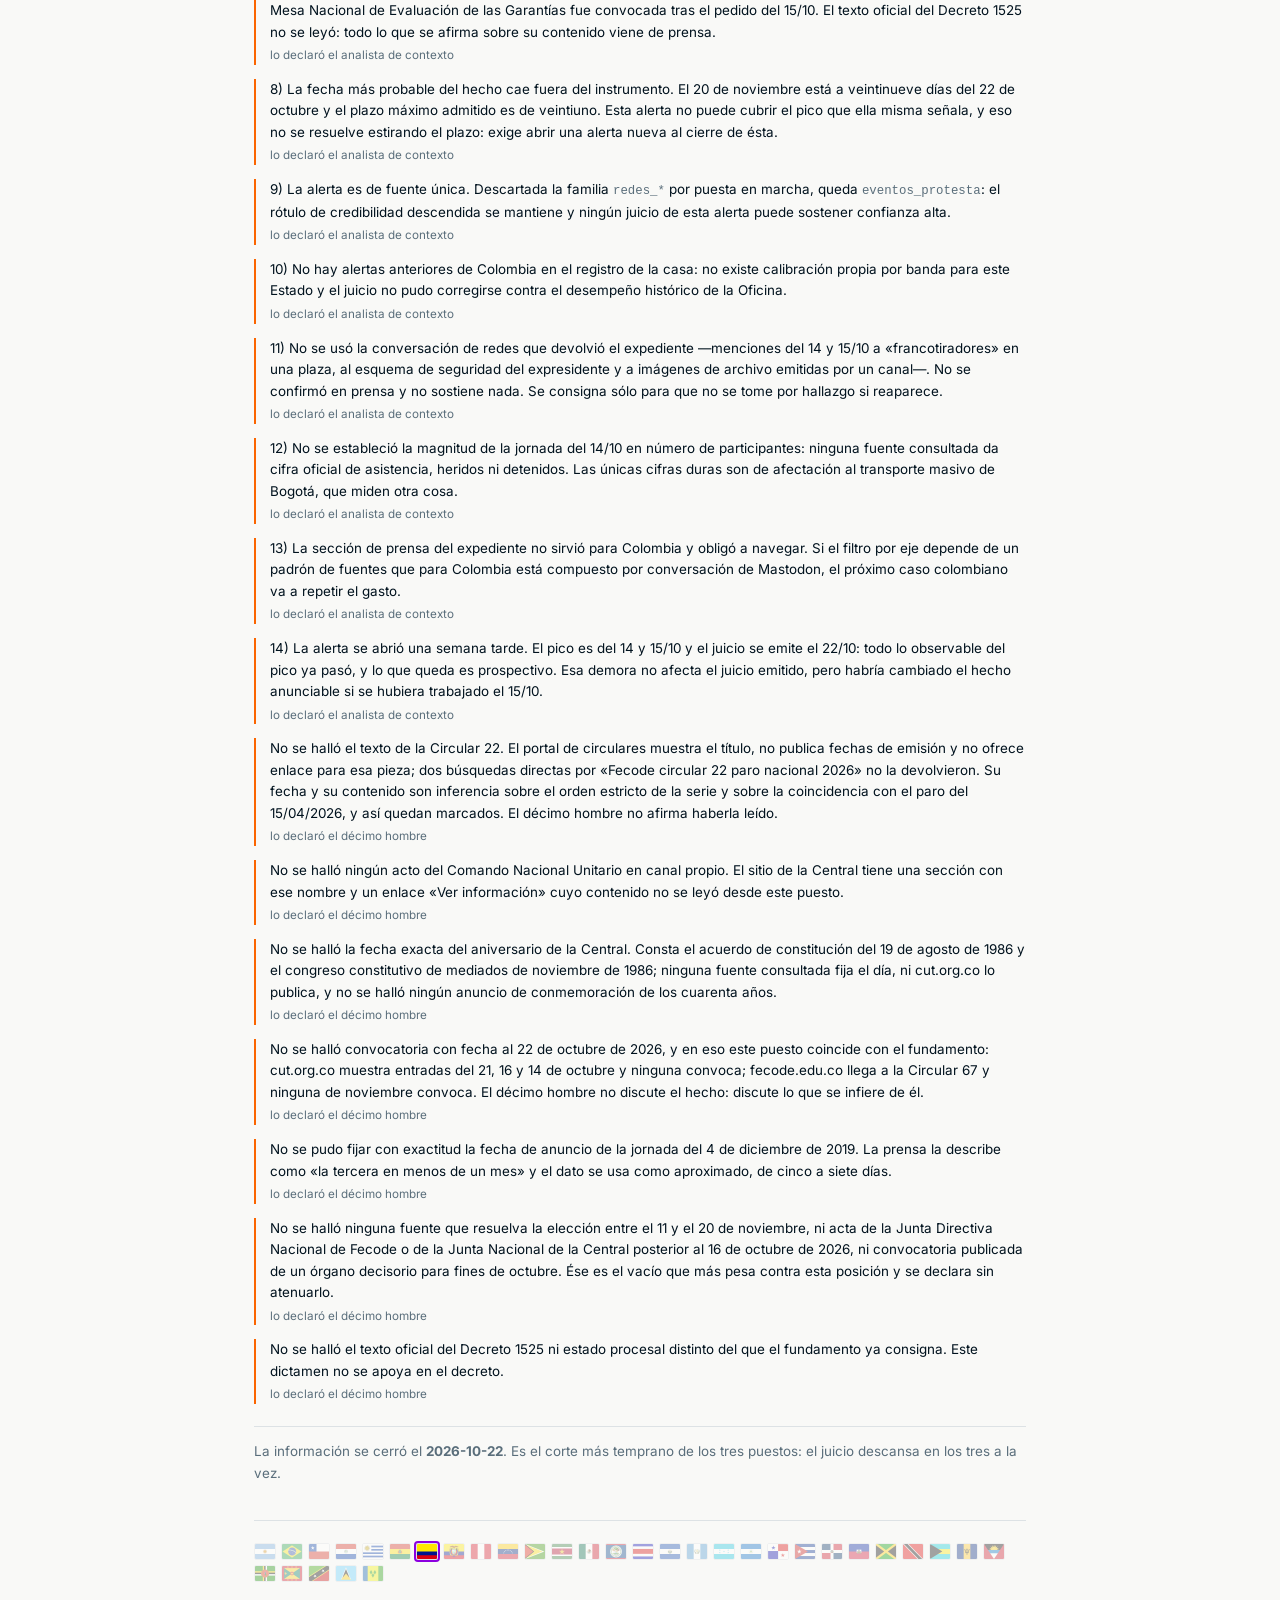
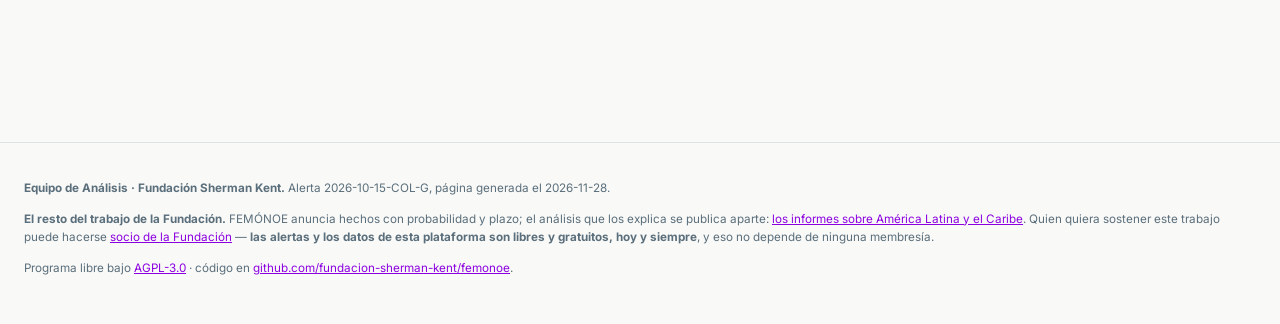
<file: alerta/2026-10-15-COL-G.html>
<!doctype html>
<html lang="es">
<head>
<meta charset="utf-8">
<meta name="viewport" content="width=device-width, initial-scale=1">
<!-- Medicion. Es la MISMA etiqueta de la Fundacion que ya usa SIWA: una sola
     propiedad y un solo flujo para las tres plataformas, que se separan despues
     por nombre de host. Si la propiedad cambia, se cambia SOLO esta linea.
     * anonymize_ip: la IP del visitante se recorta antes de guardarse.
     * linker.domains nombra los CUATRO dominios de la casa. Sin eso, un salto
       entre plataformas crea un usuario nuevo y una sesion nueva, y el dato de
       que las plataformas se alimentan entre si no se podria demostrar.
     * El evento de entrada NO se dispara aca. La casa lo crea del lado de
       Analytics, como `siwa_entrada`, a partir de page_view y la direccion.
     * PENDIENTE DE LA DIRECCION: esto instala cookies de medicion; corresponde
       el aviso de privacidad y el consentimiento (Ley 25.326). -->
<script>
  window.FEMONOE_GA = "G-L9ZDDH81GB";
</script>
<script async src="https://www.googletagmanager.com/gtag/js?id=G-L9ZDDH81GB"></script>
<script>
  window.dataLayer = window.dataLayer || [];
  function gtag(){dataLayer.push(arguments);}
  gtag('js', new Date());
  gtag('config', window.FEMONOE_GA, {
    anonymize_ip: true,
    linker: { domains: ['fundacionkent.org', 'siwa.fundacionkent.org',
                        'femonoe.fundacionkent.org', 'ysyry.fundacionkent.org'] }
  });
  // LIMPIA LA DIRECCION DESPUES DE QUE ANALYTICS LA LEYO.
  //
  // El enlace de la casa es `https://femonoe.fundacionkent.org/` y nada mas.
  // Lo largo lo agrega Google: cuando alguien llega desde otro dominio de la
  // Fundacion, el *linker* de Analytics pega un parametro `_gl` de unos cien
  // caracteres. Quien copia la direccion de la barra comparte ESO, y un enlace
  // asi parece roto o rastreador y se comparte menos.
  //
  // `gtag('config')` ya consumio el parametro arriba, de forma sincronica, asi
  // que sacarlo de la barra no rompe la medicion entre dominios: la sesion ya
  // quedo unida. Se saca SOLO `_gl`; los `utm_` se dejan, porque son la unica
  // manera de saber que campana trajo a alguien.
  try {
    var u = new URL(window.location.href);
    if (u.searchParams.has('_gl')) {
      u.searchParams.delete('_gl');
      history.replaceState(null, '', u.pathname + (u.search || '') + u.hash);
    }
  } catch (e) { /* una barra rara no justifica romper la pagina */ }
</script>
<title>Colombia · gobernabilidad · FEMÓNOE</title>
<meta name="description" content="Una alerta de FEMÓNOE, con su probabilidad declarada, su plazo, el dictamen del décimo hombre y el criterio fijado al nacer.">
<!-- Cómo se ve el enlace al compartirse. La tarjeta la genera
     `herramientas/tarjeta_redes.py` con la paleta del manual: no es un PNG
     suelto que alguien dibujó una vez. -->
<meta property="og:type" content="website">
<meta property="og:site_name" content="FEMÓNOE · Fundación Sherman Kent">
<meta property="og:locale" content="es_AR">
<meta property="og:title" content="Colombia · gobernabilidad · FEMÓNOE">
<meta property="og:description" content="Una alerta de FEMÓNOE, con su probabilidad declarada, su plazo, el dictamen del décimo hombre y el criterio fijado al nacer.">
<link rel="canonical" href="https://femonoe.fundacionkent.org/alerta/2026-10-15-COL-G.html">
<meta property="og:url" content="https://femonoe.fundacionkent.org/alerta/2026-10-15-COL-G.html">
<meta property="og:image" content="https://femonoe.fundacionkent.org/marca/femonoe-compartir.png?v=b9ab0bce">
<meta property="og:image:width" content="1200">
<meta property="og:image:height" content="630">
<meta property="og:image:alt" content="FEMÓNOE · alerta temprana para América Latina y el Caribe">
<meta name="twitter:card" content="summary_large_image">
<meta name="twitter:title" content="Colombia · gobernabilidad · FEMÓNOE">
<meta name="twitter:description" content="Una alerta de FEMÓNOE, con su probabilidad declarada, su plazo, el dictamen del décimo hombre y el criterio fijado al nacer.">
<meta name="twitter:image" content="https://femonoe.fundacionkent.org/marca/femonoe-compartir.png?v=b9ab0bce">
<link rel="preconnect" href="https://fonts.gstatic.com" crossorigin>
<link rel="stylesheet" href="https://fonts.googleapis.com/css2?family=Inter:wght@400;500;700&display=swap">
<link rel="stylesheet" href="../estilos.css?v=2e6076b7">
</head>
<body>

<div class="franja">
  <div class="marca">
    <a href="https://fundacionkent.org/?utm_source=femonoe&amp;utm_medium=referral&amp;utm_campaign=tablero" target="_blank" rel="noopener"
       title="Ir a la web de la Fundación Sherman Kent">
      <img class="logo claro" src="../marca/fusk-lockup-color.svg" alt="Fundación Sherman Kent">
      <img class="logo oscuro" src="../marca/fusk-lockup-blanco.svg" alt="Fundación Sherman Kent"></a>
    <div class="sep"></div>
    <a class="nombre" href="../index.html" title="Volver a la portada de FEMÓNOE">
      <img class="icono" src="../marca/femonoe-marca.svg" alt="">
      <div><h1>FEMÓNOE</h1><small>Alerta temprana · América Latina y el Caribe</small></div>
    </a>
  </div>
  <nav class="franja-nav"><a href="../index.html">Los 33 Estados</a>
    <a href="../horizonte.html">El horizonte</a>
    <a href="../metodo.html">Método</a>
    <a href="https://fundacionkent.org/articulos/?utm_source=femonoe&amp;utm_medium=referral&amp;utm_campaign=franja" target="_blank" rel="noopener">Análisis de la región ↗</a></nav>
  <div class="franja-derecha">
    <button type="button" id="tema" class="tema" aria-pressed="false">Fondo oscuro</button>
  </div>
</div>

<main class="dictamen">
  <a class="volver" href="../index.html">&larr; Los 33 Estados</a>
  <div class="sello"><span>Colombia</span> · <span>gobernabilidad</span> ·
    <b>vencida</b> · <span>2026-10-22</span></div>
  
  <h2>Colombia registraría una jornada de paro nacional convocada con ese nombre y con fecha propia por las centrales obreras —Central Unitaria de Trabajadores y Federación Colombiana de Trabajadores de la Educación, por conducto del Comando Nacional Unitario— entre el 23 de octubre y el 12 de noviembre de 2026 inclusive.</h2>
  <div class="kent" role="img" aria-label="Probabilidad: posibilidades parejas"><small>menos probable</small><span class="paso" title="casi con certeza no"></span><span class="paso" title="muy improbable"></span><span class="paso" title="improbable"></span><span class="paso aqui" title="posibilidades parejas">parejas</span><span class="paso" title="probable"></span><span class="paso" title="muy probable"></span><span class="paso" title="casi con certeza"></span><small>más probable</small></div>
  <p class="resumen">Confianza media · plazo 21 días · vence el 2026-11-12 · <b>fuente única</b></p>

  

  <div class="cuerpo">
    <div><p>El actor que decide no es el Gobierno sino el Comando Nacional Unitario, y al 22 de octubre de 2026 ese actor no ha ejercido la decisión: ninguno de los dos convocantes publicó en su propio canal la convocatoria del paro ni su fecha —las tres entradas más recientes de cut.org.co son del 21, el 16 y el 14 de octubre, y las circulares de Fecode llegan a la n.º 67 sin ninguna que convoque en noviembre—, y la prensa nacional del 18 al 20 de octubre sigue consignando dos fechas en competencia, el 11 y el 20 de noviembre, sin definición [RCN Radio, c. 20/10/2026; Chicanoticias, 18 y 19/10/2026; Infobae, 14/09/2026]. Lo que vence en la ventana no es el paro sino la vía institucional que lo desplaza: el 1.º de octubre se instaló la Comisión de Concertación de Políticas Salariales y Laborales con la Central Unitaria de Trabajadores en la mesa y se acordó una mesa técnica y jurídica, ese mismo día el Ministerio de Educación tuvo su primera reunión con Fecode y anunció reactivar las mesas de seguimiento, y el comunicado del Comité Ejecutivo del 16 de octubre —el que instala un presidente nuevo en la central— ancla el plan de acción en esa Comisión, en la discusión del salario mínimo y en el pliego de peticiones estatal, no en la calle [CUT, 16/10/2026; El Frente, 01/10/2026]. El antecedente de conducta de este mismo actor sostiene la banda baja en dos planos: en 2021 el Comité Nacional del Paro, presidido por la Central Unitaria de Trabajadores, suspendió sus convocatorias el 15 de junio y trasladó la acción al diálogo y a proyectos de ley, para volver a la calle el 20 de julio, fecha de instalación del Congreso [France 24 y Semana, 15-16/06/2021]; y en 2026 el preaviso público de las jornadas grandes de esta coalición fue largo —el Encuentro Nacional del 11 y 12 de septiembre convocó el 14 de octubre, treinta y dos días antes [colombia.com, 15/09/2026]—, de modo que una jornada el 11 de noviembre debería estar convocada ya y no lo está. El 20 de noviembre, en cambio, cae tres días después de los cuarenta años de la central —el 16 de noviembre— y en el filo de la apertura formal de la negociación del salario mínimo de 2027, que las fuentes sitúan a mediados o fines de noviembre: es la fecha que maximiza el apalancamiento del actor, y cae a veintinueve días de hoy, fuera del plazo máximo de este instrumento.</p><p><b>La Oficina elige el hecho de contexto.</b> Los dos puestos no discreparon sobre una variable: anunciaron hechos distintos, asi que la regla de la banda mas baja no se aplica y la banda de indicadores no es trasladable. <b>RECTIFICADO el 22/10 tras el dictamen.</b> La Oficina habia escrito que se cumplio la condicion que el puesto de indicadores dejo para bajar su banda —«si el analista de contexto encuentra que la convocatoria se esta desarmando»—. <b>No se cumplio.</b> Contexto encontro que la fecha no se ha publicado, y el propio convocante declara que la indefinicion es estrategia para ampliar la participacion: una convocatoria que se reserva la fecha no es una convocatoria desarmandose. La eleccion del hecho se mantiene por la otra razon, que si se sostiene. Lo que este parrafo decia antes era que <b>el puesto de indicadores dejo escrita de antemano la condicion que lo habria hecho bajar</b>: «si el analista de contexto encuentra que la convocatoria se esta desarmando, la banda correcta es la inferior». Contexto, sin ver eso, leyo en vivo el 22/10 los dos canales propios de los convocantes —<code>cut.org.co</code> y las circulares de Fecode— y <b>ninguno convoca el paro ni fija fecha</b>; la CUT cambio de presidente el 16/10 y su Comite Ejecutivo ancla el plan de accion en la mesa de concertacion salarial, no en la calle. La condicion se cumplio por un camino independiente.</p><p><b>Por que el hecho de contexto y no el del indicador.</b> El del indicador es un enunciado sobre nuestro propio instrumento; el de contexto es sobre el pais. Y el instrumento tiene en Colombia un limite que los dos analistas senalaron por separado: GDELT cuenta notas de prensa codificadas, de modo que <b>un paro muy cubierto y un paro muy concurrido se parecen en el dato</b>. Del pico del 14/10, parte es calle y parte es la polvareda del Decreto 1525, firmado el dia anterior.</p><p><b>Lo que esta alerta no tiene.</b> La senal del 14/10 de <code>redes_gobernabilidad</code> —42 contra mediana 0,5— esta descartada por completo y no sostiene ninguna parte del juicio: ese dia la serie salto a la vez en 27 de los 33 Estados, incluida Bahamas, y una movilizacion colombiana no levanta Uruguay, Costa Rica y Bahamas el mismo dia. <code>redes</code> madura el 19/11, nueve dias despues del cierre de esta ventana. La familia <code>acled</code> —que debia corroborar— estuvo 402 dias escribiendo ceros por un muro de licencia de doce meses, defecto hallado y corregido el 22/10/2026. El eje gobernabilidad queda hoy con <b>una sola familia madura</b>: el rotulo de fuente unica se mantiene y ningun juicio de esta alerta puede ir a confianza alta. El hecho anunciado, en cambio, no descansa en la serie: descansa en los canales propios de los convocantes y en prensa de terceros.</p><p><b>El vacio que la direccion tiene que ver antes de publicar.</b> Las dos fechas en competencia son el 11 y el 20 de noviembre, y <b>la mas probable cae fuera del instrumento</b>: el 20/11 esta a 29 dias y el plazo maximo de la casa son 21. La ventana alcanza al 11/11 pero no puede cubrir el pico que la propia alerta senala. Si el 12/11 el hecho se tiene por no ocurrido, se abre alerta nueva ese mismo dia con ventana al 20 y al 25 de noviembre. Queda dicho aca para que el «no ocurrio» no se lea como que el paro no va a haber.</p><p><b>Y dos defectos del proceso, que se elevan.</b> La alerta se abrio una semana tarde: el pico es del 14 y 15 de octubre y el juicio sale el 22, con todo lo observable del pico ya pasado. Y la capa de prensa del expediente es inservible para Colombia —de cuarenta entradas, tres rozan el eje; el resto es conversacion de Mastodon: horoscopos, futbol, el Nobel de quimica—, asi que esta alerta hubo que trabajarla navegando, contra el proposito mismo del expediente. Los dos puestos lo senalaron por separado.</p><p><b>LA BANDA SUBIO TRAS EL DISENSO, y conviene leer por que.</b> El dictamen refuto las dos razones centrales del fundamento. Primera: el preaviso se habia medido sobre la clase equivocada —el actor avisa con semanas cuando ABRE ciclo y con dias cuando lo CONTINUA, y noviembre es continuacion porque el propio convocante llamo «preparatoria» a la jornada del 14/10—, y en la clase correcta los siete dias de agosto de 2023 son el preaviso mas LARGO y no el mas corto; en continuaciones el aviso bajo diez dias es cuatro de cuatro, con un caso de un solo dia. Segunda: la mesa de concertacion es un organo permanente de creacion legal que sesiona todos los anos, incluidos los anos con paro, asi que como variable es una constante y no discrimina; hay tres casos con fecha en que este actor convoco con la mesa instalada. A eso se suma una colocacion publica mas, verificada en vivo por la Oficina: el presidente de la CUT ubico el paro en «los primeros dias de noviembre», entera dentro de la ventana. <b>De tres colocaciones publicas, dos caen dentro del plazo</b>, y el 11/11 es miercoles —dia 20 de un plazo de 21—. La banda queda en <code>posibilidades parejas</code>, cargada al piso, porque al 22/10 no existe convocatoria con fecha y porque el 20/11 —viernes, dia 29— cae fuera.</p></div>
    <figure style="margin:0"><div class="serie"><div class="eje-y"><span>23</span><span class="unidad">hechos</span><span>0</span></div><div class="trama"><svg class="chispa" viewBox="0 0 250 48" role="img" preserveAspectRatio="none" aria-label="Los últimos 31 días de la serie"><line x1="5" y1="43.0" x2="245" y2="43.0" stroke="var(--acero)" stroke-width="1" stroke-dasharray="3 3"/><polyline class="trazo" points="5.0,43.0 13.0,43.0 21.0,43.0 29.0,43.0 37.0,36.4 45.0,43.0 53.0,43.0 61.0,43.0 69.0,43.0 77.0,36.4 85.0,38.0 93.0,43.0 101.0,43.0 109.0,43.0 117.0,43.0 125.0,43.0 133.0,38.0 141.0,43.0 149.0,41.3 157.0,39.7 165.0,43.0 173.0,43.0 181.0,34.7 189.0,31.4 197.0,43.0 205.0,39.7 213.0,43.0 221.0,43.0 229.0,24.8 237.0,5.0 245.0,14.9" fill="none" stroke="var(--violeta)" stroke-width="1.8" stroke-linejoin="round" stroke-linecap="round" stroke-dasharray="294" style="--largo:294"/><circle class="punta" cx="245.0" cy="14.9" r="3.2" fill="var(--violeta)"/></svg><span class="rot-mediana" style="--y:100.0%">mediana 0</span></div><div class="eje-x"><span>16 sep</span><span>15 oct</span></div></div><figcaption title="serie: eventos_protesta">hechos de protesta registrados, 30 días. La línea punteada es la mediana de Colombia en ese tramo.</figcaption></figure>
  </div>

  <div class="plazo"><div class="riel"><span class="lleno no-ocurrio" style="width:100%"></span></div><small>El hecho anunciado no ocurrió: el paro nacional quedó convocado para el 19 de noviembre, siete días después del cierre del plazo. El juicio dijo «posibilidades parejas», así que no acertó ni erró: aportó el puntaje de una moneda. · cerrada el 2026-11-17</small></div>

  <p class="criterio"><b>Criterio de resolución, fijado al nacer la alerta.</b>
    Se resuelve el 13 de noviembre de 2026 o después, de forma mecánica. Se tiene por OCURRIDO si, entre el 23 de octubre y el 12 de noviembre de 2026 inclusive, hora de Bogotá, se verifican las dos condiciones siguientes: (a) existe un acto propio de convocatoria publicado por la Central Unitaria de Trabajadores en cut.org.co o una circular de la Federación Colombiana de Trabajadores de la Educación en fecode.edu.co/circulares-2026 que denomine la jornada «paro nacional» y le fije una fecha comprendida en ese período; y (b) al menos dos medios nacionales colombianos de emisores distintos —entre El Tiempo, El Espectador, Semana, RCN, Caracol, La República y El País de Cali— informan que la jornada se realizó en la fecha fijada, con concentraciones o ceses de actividad en tres o más capitales de departamento. Se tiene por NO OCURRIDO si al 12 de noviembre de 2026 inclusive no se realizó una jornada que reúna (a) y (b), sea porque la fecha quedó fijada después del 12 de noviembre, porque no se fijó ninguna fecha, porque la convocatoria fue retirada, aplazada o reemplazada por otra forma de acción, o porque el paro se levantó antes de realizarse. No cuentan para este criterio: la jornada del 14 de octubre de 2026, ya ocurrida y fuera de la ventana; paros sectoriales, regionales o de un solo gremio; ceses de actividad convocados sólo por sindicatos filiales; actos conmemorativos —incluidos los de los cuarenta años de la Central Unitaria de Trabajadores y la conmemoración del 25 de noviembre de la Circular 67 de Fecode—; bloqueos o movilizaciones no convocados por los dos actores nombrados; ni la cobertura periodística de un paro anunciado que no se realice. Si un medio denomina «paro nacional» a una jornada que los propios convocantes llaman «movilización» o «jornada preparatoria», manda la denominación del convocante: ese defecto ya apareció con el 14 de octubre, al que varios medios extrarregionales llamaron «primer paro nacional contra De La Espriella» mientras la Circular 65 de Fecode lo trataba como jornada de movilización.</p>

  

  <div class="dos-voces"><div><h3>El décimo hombre</h3><p>Sostiene que la jornada de paro nacional sí se convoca y se realiza dentro de la ventana con probabilidad cercana a la mitad y no a un quinto, porque la decisión de paro y su mes ya están tomados y publicados y lo único abierto es la elección del día entre dos fechas declaradas, una de las cuales cae en el día veinte del plazo; y porque las dos premisas que empujan la banda hacia abajo están refutadas por el antecedente del propio actor: su preaviso dentro de un ciclo abierto de movilización ha sido de uno a siete días, no de semanas, y la mesa de concertación instalada nunca desactivó la calle —la Central convocó paro el mismo día en que se sentó a dialogar con el Gobierno—.</p><p><b>probabilidad subestimada</b></p></div><div><h3>La Oficina responde</h3><p>Se conceden seis de las ocho objeciones y la banda sube. Sube de <code>improbable</code> a <code>posibilidades parejas</code>, CARGADA AL PISO. No llega a <code>probable</code> porque las tres reservas de arriba están en pie, y en particular porque una de las tres colocaciones públicas cae fuera del plazo.</p></div></div>

  <section class="vacios"><h2>Lo que no se pudo cerrar</h2><p class="referencia">Un juicio sin sus brechas declaradas no se publica. Éstas son las de esta alerta, con el puesto que las declaró — no es lo mismo que el vacío lo diga quien sostiene el juicio o quien lo impugna.</p><ul><li>No se pudo establecer si el episodio de octubre y el que se anuncia para noviembre corresponden a más protesta o a más cobertura de prensa de la misma protesta. La serie cuenta notas codificadas con la raíz 14 de CAMEO y no hechos verificados, de modo que un paro de alto acatamiento y un paro de bajo acatamiento con mucha cobertura son indistinguibles en el dato, y no existe en los datos de la casa una segunda familia viva que permita separarlos. No se pudo medir la tasa base que de verdad decide el juicio —cuántas convocatorias de paro nacional terminan en paro— porque la serie no trae etiqueta de convocatoria y la Oficina estableció una sola jornada convocada en los 365 días; el 60 al 75 % que entra en la aritmética es supuesto declarado y es el componente que más mueve el resultado. No se pudo corroborar con una segunda familia: acled_protesta está cortada para Colombia desde el 15 de septiembre de 2025 y sus ceros no acreditan ausencia, y la familia de redes no madura hasta el 19 de noviembre de 2026, nueve días después del cierre de la ventana. No se pudo medir la geografía del episodio —si fue nacional o metropolitano— porque la serie es nacional y no tiene capa subnacional, lo que importa porque un paro nacional y un paro de una sola ciudad grande dan el mismo número. No se pudo medir el acatamiento ni la asistencia: no hay en datos/series ninguna serie de participación, de cese de actividades ni de transporte. No se pudo medir el efecto del Decreto 1525 de 2026 sobre el indicador, porque la serie no contiene ningún cambio anterior de reglas de intervención policial con el que comparar. El expediente se leyó, y lo que no aportó se declara: su capa de prensa nacional filtrada por el eje devolvió tres entradas pertinentes sobre cuarenta, de manera que no sirvió para cotejar el episodio, y su capa de antecedentes del Estado está vacía porque Colombia no tiene alertas anteriores en la casa. Se consigna el orden en que se trabajó, porque afecta la trazabilidad: el archivo de expediente no estaba en el directorio en la primera lectura de este puesto y apareció un minuto después, de modo que la reconstrucción de la serie se hizo contra los archivos de datos y no contra el expediente, y éste se incorporó al final; las dos mediciones coinciden. Los tres hechos de contexto —la jornada del 14 de octubre, el Decreto 1525 del 13 y el anuncio del paro de noviembre— se tomaron como establecidos por la Oficina, con la sola comprobación de las dos búsquedas en vivo que se declaran en la tasa base. Queda un defecto de carga para reportar al robot, ajeno a este juicio: las cuatro series redes_* traen filas fechadas 2026-10-21 y 2026-10-22, por delante del último dato de todas las series de hechos, y el 22 de octubre está cargado a medias —Colombia pasa de 36 a 0 en un día—. Lo que elevaría la confianza de baja a media es concreto: una segunda familia viva sobre Colombia en el eje gobernabilidad que cubra el 1 al 9 de noviembre de 2026 —la reapertura de ACLED, la familia de redes ya madura, o un recuento de la propia autoridad sobre jornadas de movilización— y que permita cotejar la dirección del movimiento; y una serie de acatamiento, que permitiría dejar de anunciar el indicador para anunciar el hecho.<span class="quien">lo declaró el analista de indicadores</span></li><li>1) La pieza central del juicio es una ausencia y no un hecho: al 22/10/2026 ningún convocante publicó la convocatoria del paro. Una ausencia es revocable de un día para el otro y no equivale a una decisión de no convocar.<span class="quien">lo declaró el analista de contexto</span></li><li>2) No se estableció la elección entre el 11 y el 20 de noviembre: ninguna fuente consultada la resuelve. Tampoco se pudo leer acto alguno del Comando Nacional Unitario, ni acta de la Junta Nacional de Fecode, ni resolución de la Junta Nacional de la CUT posterior al 16/10/2026.<span class="quien">lo declaró el analista de contexto</span></li><li>3) La Circular 22 de Fecode se titula «Paro Nacional» y el portal no muestra su contenido ni su fecha. No se pudo leer. Es el vacío de mayor consecuencia: si esa circular contiene la convocatoria con fecha, el juicio queda invertido el mismo día en que se lea.<span class="quien">lo declaró el analista de contexto</span></li><li>4) Supuesto declarado, y es el que sostiene la banda: que una jornada de esta escala exige preaviso público de semanas. El propio actor lo contradice en un caso —siete días en agosto de 2023—, de modo que una convocatoria a comienzos de noviembre para el 11 sigue siendo posible. Por eso la banda es improbable y no muy improbable.<span class="quien">lo declaró el analista de contexto</span></li><li>5) El calendario de feriados de Colombia para noviembre de 2026 no se verificó contra fuente oficial. El razonamiento de que el lunes 16 de noviembre concentra el traslado del feriado de la Independencia de Cartagena y los cuarenta años de la central es inferencia propia sobre la Ley 51 de 1983; el dato de los cuarenta años el 16 de noviembre sí consta en prensa [Infobae, 14/09/2026].<span class="quien">lo declaró el analista de contexto</span></li><li>6) No se consultó la relatoría del Consejo de Estado ni su sistema de consulta de procesos: el estado del Decreto 1525 proviene de prensa y del anuncio de los propios demandantes. No se estableció número de radicado, magistrado ponente, admisión, traslado ni acumulación, y por lo tanto tampoco se pudo descartar una cautelar de urgencia, que es la única figura capaz de caer dentro de la ventana.<span class="quien">lo declaró el analista de contexto</span></li><li>7) No se estableció si existe canal directo entre el Gobierno y el Comando Nacional Unitario sobre el paro, ni si la Mesa Nacional de Evaluación de las Garantías fue convocada tras el pedido del 15/10. El texto oficial del Decreto 1525 no se leyó: todo lo que se afirma sobre su contenido viene de prensa.<span class="quien">lo declaró el analista de contexto</span></li><li>8) La fecha más probable del hecho cae fuera del instrumento. El 20 de noviembre está a veintinueve días del 22 de octubre y el plazo máximo admitido es de veintiuno. Esta alerta no puede cubrir el pico que ella misma señala, y eso no se resuelve estirando el plazo: exige abrir una alerta nueva al cierre de ésta.<span class="quien">lo declaró el analista de contexto</span></li><li>9) La alerta es de fuente única. Descartada la familia <code>redes_*</code> por puesta en marcha, queda <code>eventos_protesta</code>: el rótulo de credibilidad descendida se mantiene y ningún juicio de esta alerta puede sostener confianza alta.<span class="quien">lo declaró el analista de contexto</span></li><li>10) No hay alertas anteriores de Colombia en el registro de la casa: no existe calibración propia por banda para este Estado y el juicio no pudo corregirse contra el desempeño histórico de la Oficina.<span class="quien">lo declaró el analista de contexto</span></li><li>11) No se usó la conversación de redes que devolvió el expediente —menciones del 14 y 15/10 a «francotiradores» en una plaza, al esquema de seguridad del expresidente y a imágenes de archivo emitidas por un canal—. No se confirmó en prensa y no sostiene nada. Se consigna sólo para que no se tome por hallazgo si reaparece.<span class="quien">lo declaró el analista de contexto</span></li><li>12) No se estableció la magnitud de la jornada del 14/10 en número de participantes: ninguna fuente consultada da cifra oficial de asistencia, heridos ni detenidos. Las únicas cifras duras son de afectación al transporte masivo de Bogotá, que miden otra cosa.<span class="quien">lo declaró el analista de contexto</span></li><li>13) La sección de prensa del expediente no sirvió para Colombia y obligó a navegar. Si el filtro por eje depende de un padrón de fuentes que para Colombia está compuesto por conversación de Mastodon, el próximo caso colombiano va a repetir el gasto.<span class="quien">lo declaró el analista de contexto</span></li><li>14) La alerta se abrió una semana tarde. El pico es del 14 y 15/10 y el juicio se emite el 22/10: todo lo observable del pico ya pasó, y lo que queda es prospectivo. Esa demora no afecta el juicio emitido, pero habría cambiado el hecho anunciable si se hubiera trabajado el 15/10.<span class="quien">lo declaró el analista de contexto</span></li><li>No se halló el texto de la Circular 22. El portal de circulares muestra el título, no publica fechas de emisión y no ofrece enlace para esa pieza; dos búsquedas directas por «Fecode circular 22 paro nacional 2026» no la devolvieron. Su fecha y su contenido son inferencia sobre el orden estricto de la serie y sobre la coincidencia con el paro del 15/04/2026, y así quedan marcados. El décimo hombre no afirma haberla leído.<span class="quien">lo declaró el décimo hombre</span></li><li>No se halló ningún acto del Comando Nacional Unitario en canal propio. El sitio de la Central tiene una sección con ese nombre y un enlace «Ver información» cuyo contenido no se leyó desde este puesto.<span class="quien">lo declaró el décimo hombre</span></li><li>No se halló la fecha exacta del aniversario de la Central. Consta el acuerdo de constitución del 19 de agosto de 1986 y el congreso constitutivo de mediados de noviembre de 1986; ninguna fuente consultada fija el día, ni cut.org.co lo publica, y no se halló ningún anuncio de conmemoración de los cuarenta años.<span class="quien">lo declaró el décimo hombre</span></li><li>No se halló convocatoria con fecha al 22 de octubre de 2026, y en eso este puesto coincide con el fundamento: cut.org.co muestra entradas del 21, 16 y 14 de octubre y ninguna convoca; fecode.edu.co llega a la Circular 67 y ninguna de noviembre convoca. El décimo hombre no discute el hecho: discute lo que se infiere de él.<span class="quien">lo declaró el décimo hombre</span></li><li>No se pudo fijar con exactitud la fecha de anuncio de la jornada del 4 de diciembre de 2019. La prensa la describe como «la tercera en menos de un mes» y el dato se usa como aproximado, de cinco a siete días.<span class="quien">lo declaró el décimo hombre</span></li><li>No se halló ninguna fuente que resuelva la elección entre el 11 y el 20 de noviembre, ni acta de la Junta Directiva Nacional de Fecode o de la Junta Nacional de la Central posterior al 16 de octubre de 2026, ni convocatoria publicada de un órgano decisorio para fines de octubre. Ése es el vacío que más pesa contra esta posición y se declara sin atenuarlo.<span class="quien">lo declaró el décimo hombre</span></li><li>No se halló el texto oficial del Decreto 1525 ni estado procesal distinto del que el fundamento ya consigna. Este dictamen no se apoya en el decreto.<span class="quien">lo declaró el décimo hombre</span></li></ul><p class="corte">La información se cerró el <b>2026-10-22</b>. Es el corte más temprano de los tres puestos: el juicio descansa en los tres a la vez.</p></section>

  <div class="tira" title="Los 33 Estados; en violeta, el de esta alerta"><img src="../banderas/ARG.png" alt="Argentina"><img src="../banderas/BRA.png" alt="Brasil"><img src="../banderas/CHL.png" alt="Chile"><img src="../banderas/PRY.png" alt="Paraguay"><img src="../banderas/URY.png" alt="Uruguay"><img src="../banderas/BOL.png" alt="Bolivia"><img src="../banderas/COL.png" alt="Colombia" class="viva"><img src="../banderas/ECU.png" alt="Ecuador"><img src="../banderas/PER.png" alt="Perú"><img src="../banderas/VEN.png" alt="Venezuela"><img src="../banderas/GUY.png" alt="Guyana"><img src="../banderas/SUR.png" alt="Surinam"><img src="../banderas/MEX.png" alt="México"><img src="../banderas/BLZ.png" alt="Belice"><img src="../banderas/CRI.png" alt="Costa Rica"><img src="../banderas/SLV.png" alt="El Salvador"><img src="../banderas/GTM.png" alt="Guatemala"><img src="../banderas/HND.png" alt="Honduras"><img src="../banderas/NIC.png" alt="Nicaragua"><img src="../banderas/PAN.png" alt="Panamá"><img src="../banderas/CUB.png" alt="Cuba"><img src="../banderas/DOM.png" alt="República Dominicana"><img src="../banderas/HTI.png" alt="Haití"><img src="../banderas/JAM.png" alt="Jamaica"><img src="../banderas/TTO.png" alt="Trinidad y Tobago"><img src="../banderas/BHS.png" alt="Bahamas"><img src="../banderas/BRB.png" alt="Barbados"><img src="../banderas/ATG.png" alt="Antigua y Barbuda"><img src="../banderas/DMA.png" alt="Dominica"><img src="../banderas/GRD.png" alt="Granada"><img src="../banderas/KNA.png" alt="San Cristóbal y Nieves"><img src="../banderas/LCA.png" alt="Santa Lucía"><img src="../banderas/VCT.png" alt="San Vicente y las Granadinas"></div>
</main>

<script>
  (function () {
    var raiz = document.documentElement, boton = document.getElementById("tema");
    function poner(modo) {
      raiz.setAttribute("data-tema", modo);
      boton.textContent = modo === "oscuro" ? "Fondo claro" : "Fondo oscuro";
      boton.setAttribute("aria-pressed", modo === "oscuro" ? "true" : "false");
    }
    var guardado = null;
    try { guardado = localStorage.getItem("femonoe-tema"); } catch (e) { guardado = null; }
    poner(guardado === "oscuro" ? "oscuro" : "claro");
    boton.onclick = function () {
      var nuevo = raiz.getAttribute("data-tema") === "oscuro" ? "claro" : "oscuro";
      poner(nuevo);
      try { localStorage.setItem("femonoe-tema", nuevo); } catch (e) { /* sin memoria */ }
    };
  })();</script>

<footer>
  <b>Equipo de Análisis · Fundación Sherman Kent.</b> Alerta 2026-10-15-COL-G, página generada el 2026-11-28.

  <p><b>El resto del trabajo de la Fundación.</b> FEMÓNOE anuncia
  hechos con probabilidad y plazo; el análisis que los explica se publica aparte:
  <a href="https://fundacionkent.org/articulos/?utm_source=femonoe&amp;utm_medium=referral&amp;utm_campaign=pie" target="_blank" rel="noopener">los informes sobre América
  Latina y el Caribe</a>. Quien quiera sostener este trabajo puede hacerse
  <a href="https://fundacionkent.org/membresias/?utm_source=femonoe&amp;utm_medium=referral&amp;utm_campaign=pie" target="_blank" rel="noopener">socio de la Fundación</a>
  — <b>las alertas y los datos de esta plataforma son libres y gratuitos, hoy y
  siempre</b>, y eso no depende de ninguna membresía.</p>

  <p>Programa libre bajo <a href="https://www.gnu.org/licenses/agpl-3.0.html" target="_blank"
  rel="noopener">AGPL-3.0</a> · código en
  <a href="https://github.com/fundacion-sherman-kent/femonoe" target="_blank"
  rel="noopener">github.com/fundacion-sherman-kent/femonoe</a>.</p>
</footer>
<script>
  // Lo que llega a la vista, entra.
  //
  // **Por qué no usa `IntersectionObserver`.** Es la herramienta correcta para
  // esto, pero el 2/10/2026 no entregó una sola llamada en el entorno donde la
  // Oficina verifica, ni siquiera creada a mano sobre un elemento a la vista.
  // Puede ser una limitación de ese entorno y no del navegador del lector —
  // pero **una función que no se puede comprobar no se publica**. Un recorrido
  // sobre la posición de cada pieza es más tosco, se puede medir, y con unas
  // decenas de piezas no cuesta nada.
  //
  // El estado por defecto del sitio es «todo a la vista»: si este programa no
  // corre, no se pierde nada. La animación se agrega; nunca se resta.
  (function () {
    var piezas = [].slice.call(document.querySelectorAll(".revela"));
    if (!piezas.length) { return; }
    var pedido = false;
    function mirar() {
      pedido = false;
      var alto = window.innerHeight || document.documentElement.clientHeight;
      for (var i = piezas.length - 1; i >= 0; i--) {
        var r = piezas[i].getBoundingClientRect();
        // Entra cuando su borde superior cruza el 92 % de la pantalla: un poco
        // antes de llegar abajo del todo, para que no aparezca de golpe.
        //
        // **Sin exigir que siga a la vista.** La primera versión pedía además
        // `r.bottom > 0`, y entonces una pieza que se pasaba de largo sin haber
        // sido mirada —por un salto de ancla, por una vuelta atrás, por rodar
        // rápido— quedaba invisible para siempre. Una animación de entrada que
        // puede dejar una sección en blanco no es una animación: es un defecto.
        if (r.top < alto * 0.92) {
          piezas[i].classList.add("visible");
          piezas.splice(i, 1);          // entra una vez y se deja de mirar
        }
      }
      if (!piezas.length) {
        window.removeEventListener("scroll", pedir);
        window.removeEventListener("resize", pedir);
      }
    }
    // Sin `requestAnimationFrame`: el 2/10/2026 no se entregó de forma fiable
    // en el entorno donde la Oficina verifica, y una entrada que a veces no
    // ocurre deja secciones en blanco. El freno por tiempo es más tosco y se
    // puede medir. Con unas decenas de piezas, el costo es imperceptible.
    var ultimo = 0;
    function pedir() {
      var ahora = Date.now();
      if (pedido || ahora - ultimo < 80) { return; }
      ultimo = ahora;
      pedido = true;
      setTimeout(mirar, 0);
    }
    window.addEventListener("scroll", pedir, { passive: true });
    window.addEventListener("resize", pedir);
    mirar();
  })();
</script>
</body>
</html>
</file>
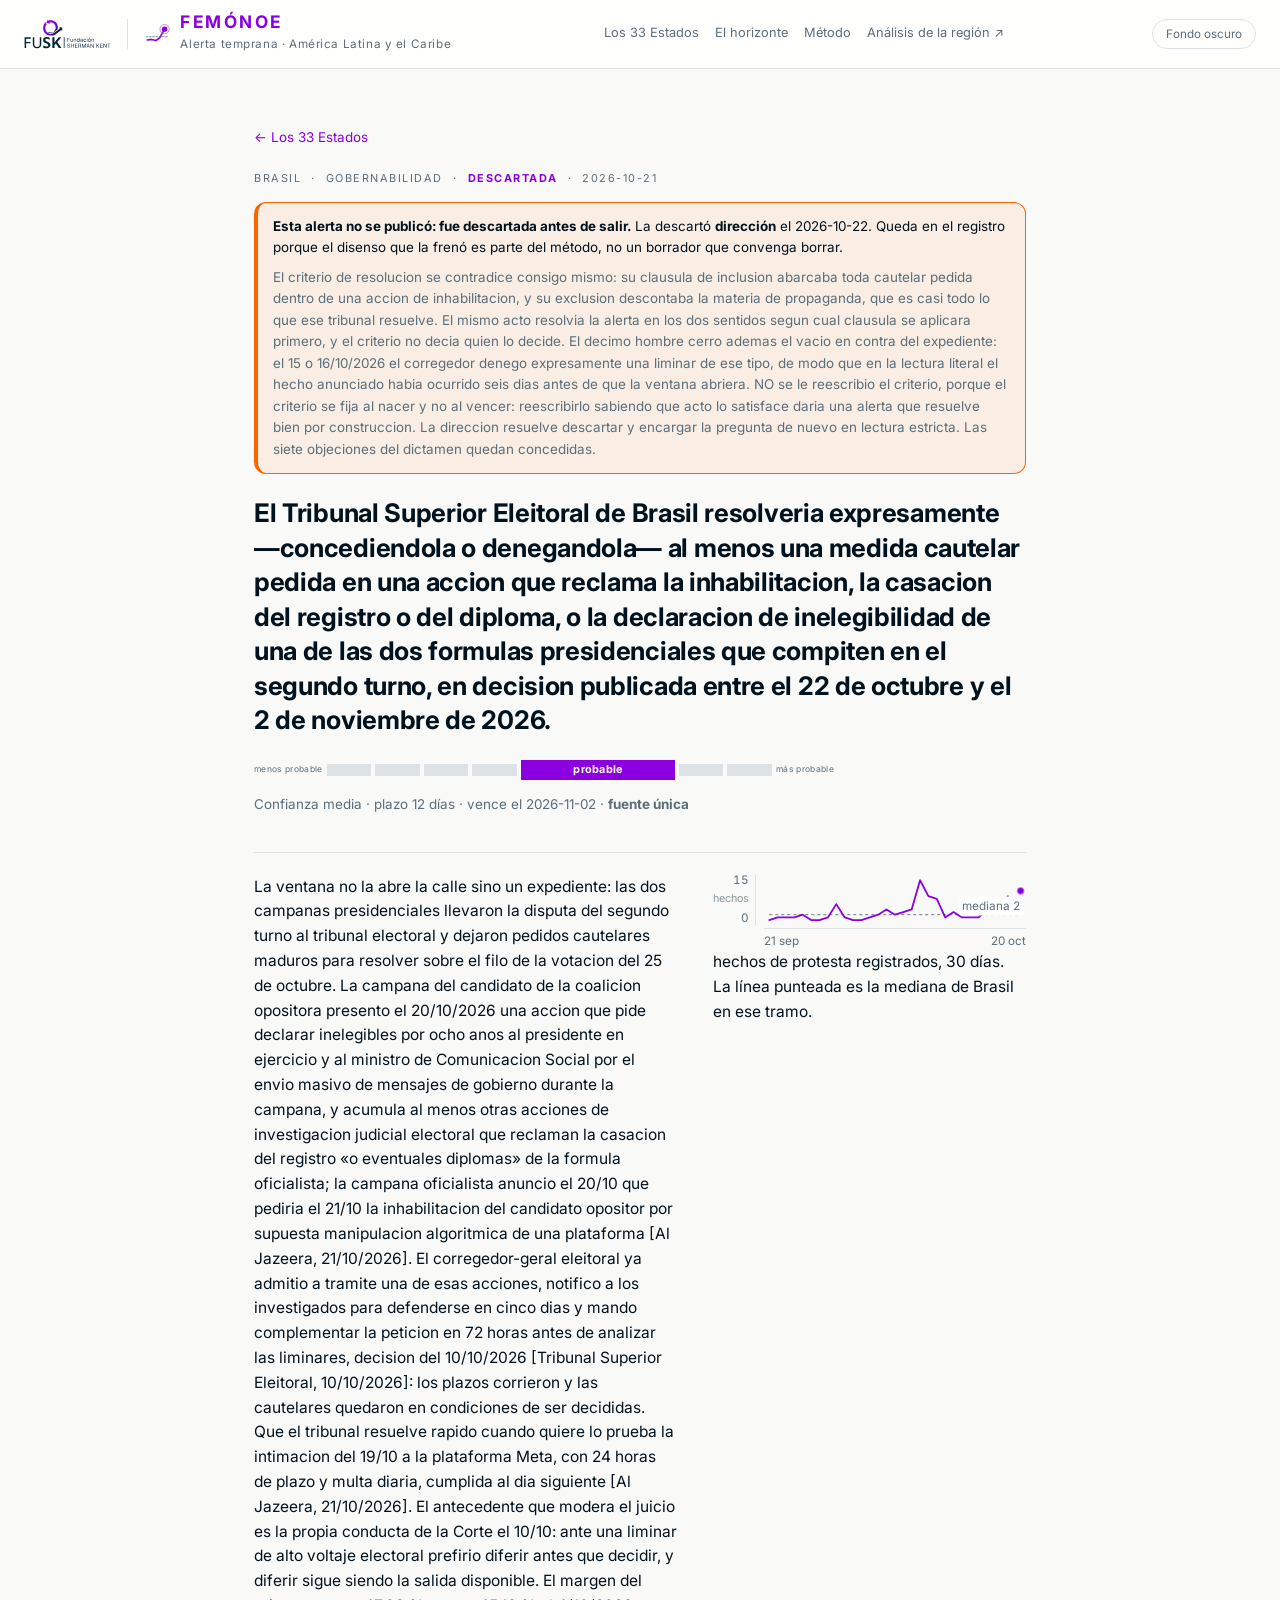
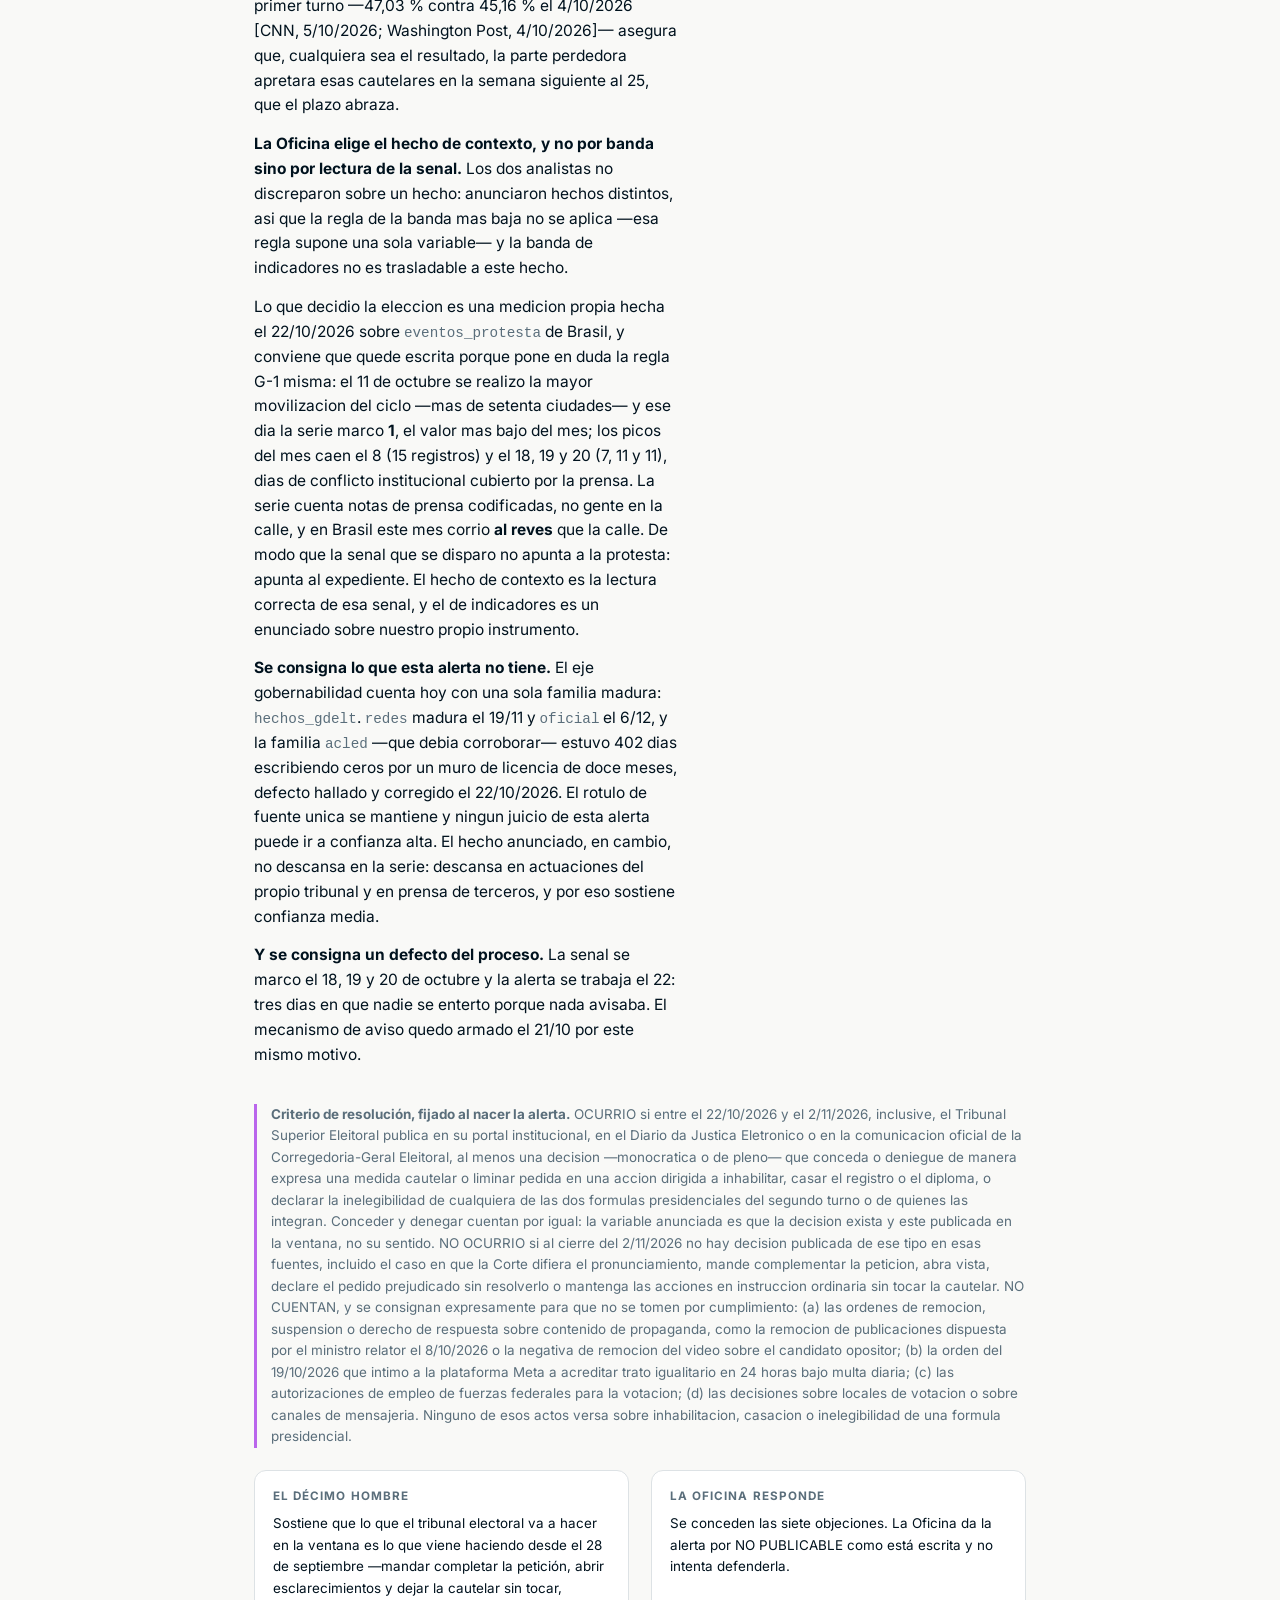
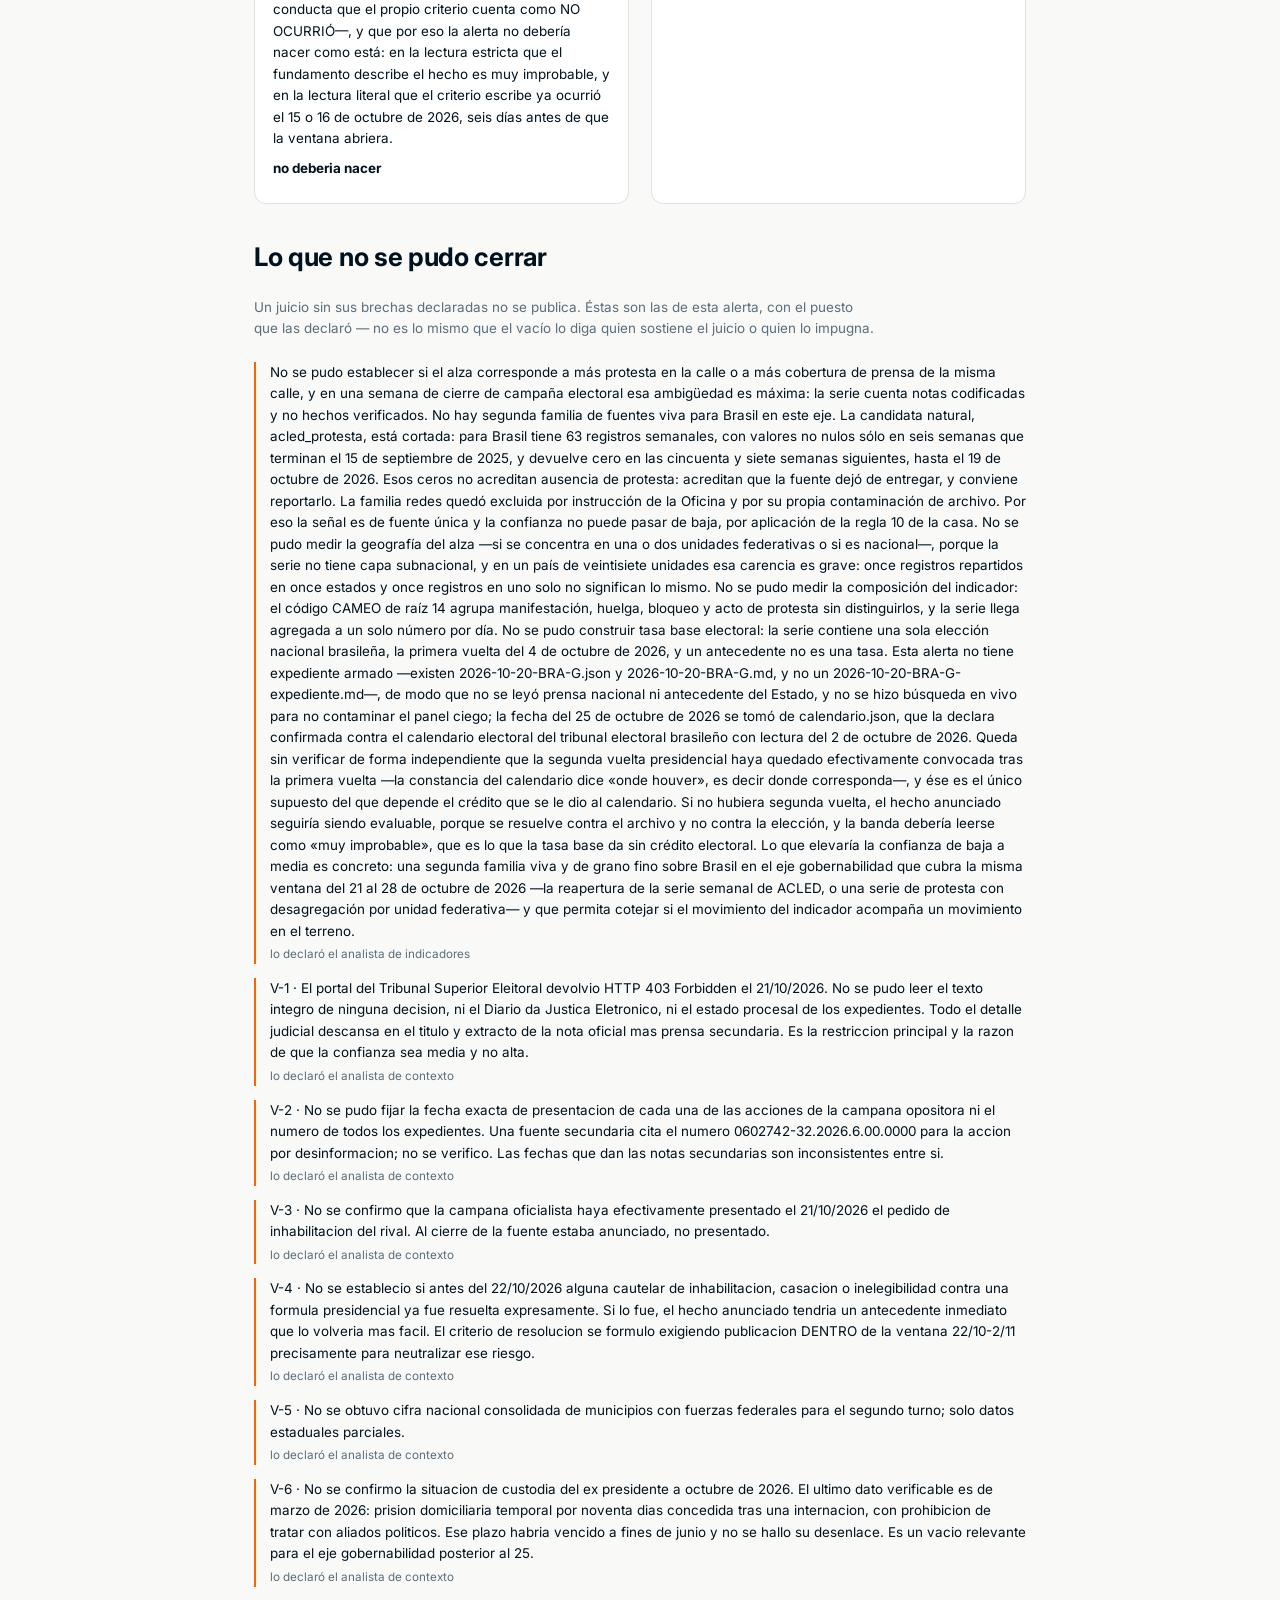
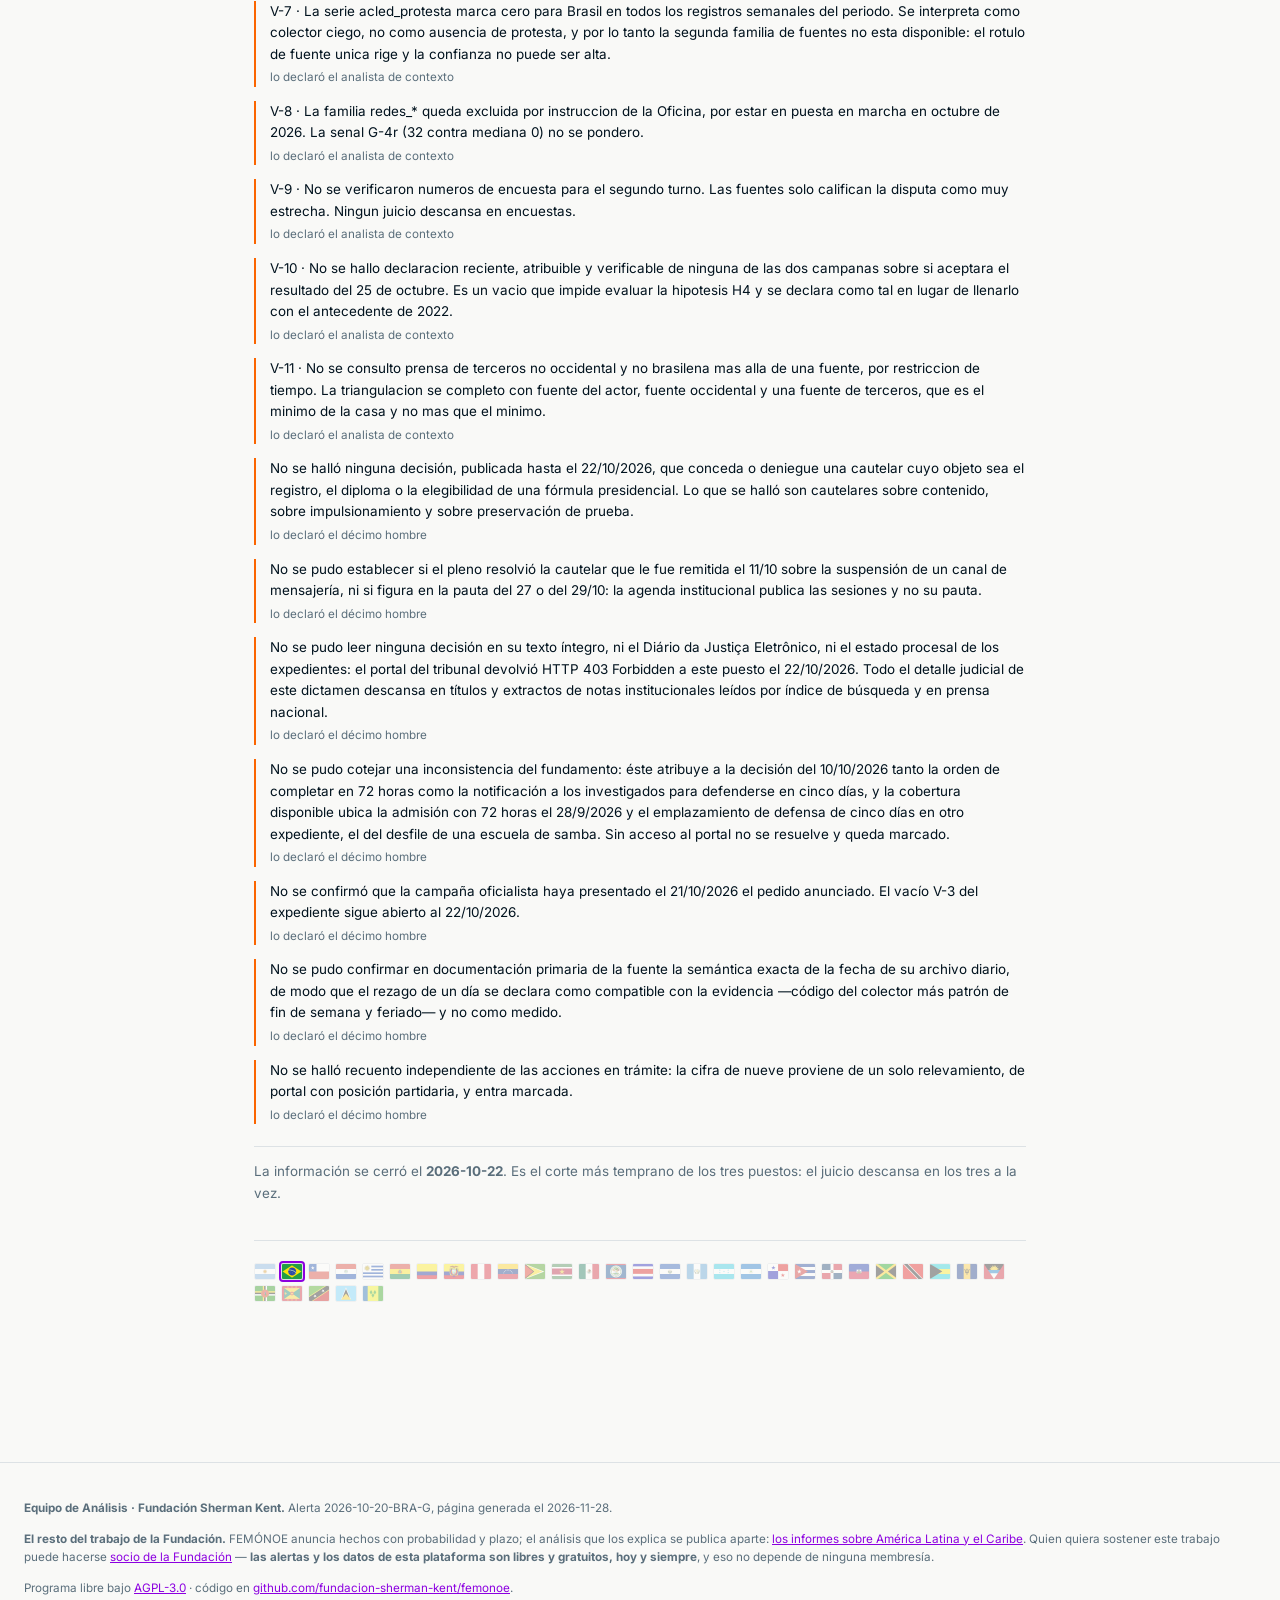
<file: alerta/2026-10-20-BRA-G.html>
<!doctype html>
<html lang="es">
<head>
<meta charset="utf-8">
<meta name="viewport" content="width=device-width, initial-scale=1">
<!-- Medicion. Es la MISMA etiqueta de la Fundacion que ya usa SIWA: una sola
     propiedad y un solo flujo para las tres plataformas, que se separan despues
     por nombre de host. Si la propiedad cambia, se cambia SOLO esta linea.
     * anonymize_ip: la IP del visitante se recorta antes de guardarse.
     * linker.domains nombra los CUATRO dominios de la casa. Sin eso, un salto
       entre plataformas crea un usuario nuevo y una sesion nueva, y el dato de
       que las plataformas se alimentan entre si no se podria demostrar.
     * El evento de entrada NO se dispara aca. La casa lo crea del lado de
       Analytics, como `siwa_entrada`, a partir de page_view y la direccion.
     * PENDIENTE DE LA DIRECCION: esto instala cookies de medicion; corresponde
       el aviso de privacidad y el consentimiento (Ley 25.326). -->
<script>
  window.FEMONOE_GA = "G-L9ZDDH81GB";
</script>
<script async src="https://www.googletagmanager.com/gtag/js?id=G-L9ZDDH81GB"></script>
<script>
  window.dataLayer = window.dataLayer || [];
  function gtag(){dataLayer.push(arguments);}
  gtag('js', new Date());
  gtag('config', window.FEMONOE_GA, {
    anonymize_ip: true,
    linker: { domains: ['fundacionkent.org', 'siwa.fundacionkent.org',
                        'femonoe.fundacionkent.org', 'ysyry.fundacionkent.org'] }
  });
  // LIMPIA LA DIRECCION DESPUES DE QUE ANALYTICS LA LEYO.
  //
  // El enlace de la casa es `https://femonoe.fundacionkent.org/` y nada mas.
  // Lo largo lo agrega Google: cuando alguien llega desde otro dominio de la
  // Fundacion, el *linker* de Analytics pega un parametro `_gl` de unos cien
  // caracteres. Quien copia la direccion de la barra comparte ESO, y un enlace
  // asi parece roto o rastreador y se comparte menos.
  //
  // `gtag('config')` ya consumio el parametro arriba, de forma sincronica, asi
  // que sacarlo de la barra no rompe la medicion entre dominios: la sesion ya
  // quedo unida. Se saca SOLO `_gl`; los `utm_` se dejan, porque son la unica
  // manera de saber que campana trajo a alguien.
  try {
    var u = new URL(window.location.href);
    if (u.searchParams.has('_gl')) {
      u.searchParams.delete('_gl');
      history.replaceState(null, '', u.pathname + (u.search || '') + u.hash);
    }
  } catch (e) { /* una barra rara no justifica romper la pagina */ }
</script>
<title>Brasil · gobernabilidad · FEMÓNOE</title>
<meta name="description" content="Una alerta de FEMÓNOE, con su probabilidad declarada, su plazo, el dictamen del décimo hombre y el criterio fijado al nacer.">
<!-- Cómo se ve el enlace al compartirse. La tarjeta la genera
     `herramientas/tarjeta_redes.py` con la paleta del manual: no es un PNG
     suelto que alguien dibujó una vez. -->
<meta property="og:type" content="website">
<meta property="og:site_name" content="FEMÓNOE · Fundación Sherman Kent">
<meta property="og:locale" content="es_AR">
<meta property="og:title" content="Brasil · gobernabilidad · FEMÓNOE">
<meta property="og:description" content="Una alerta de FEMÓNOE, con su probabilidad declarada, su plazo, el dictamen del décimo hombre y el criterio fijado al nacer.">
<link rel="canonical" href="https://femonoe.fundacionkent.org/alerta/2026-10-20-BRA-G.html">
<meta property="og:url" content="https://femonoe.fundacionkent.org/alerta/2026-10-20-BRA-G.html">
<meta property="og:image" content="https://femonoe.fundacionkent.org/marca/femonoe-compartir.png?v=b9ab0bce">
<meta property="og:image:width" content="1200">
<meta property="og:image:height" content="630">
<meta property="og:image:alt" content="FEMÓNOE · alerta temprana para América Latina y el Caribe">
<meta name="twitter:card" content="summary_large_image">
<meta name="twitter:title" content="Brasil · gobernabilidad · FEMÓNOE">
<meta name="twitter:description" content="Una alerta de FEMÓNOE, con su probabilidad declarada, su plazo, el dictamen del décimo hombre y el criterio fijado al nacer.">
<meta name="twitter:image" content="https://femonoe.fundacionkent.org/marca/femonoe-compartir.png?v=b9ab0bce">
<link rel="preconnect" href="https://fonts.gstatic.com" crossorigin>
<link rel="stylesheet" href="https://fonts.googleapis.com/css2?family=Inter:wght@400;500;700&display=swap">
<link rel="stylesheet" href="../estilos.css?v=2e6076b7">
</head>
<body>

<div class="franja">
  <div class="marca">
    <a href="https://fundacionkent.org/?utm_source=femonoe&amp;utm_medium=referral&amp;utm_campaign=tablero" target="_blank" rel="noopener"
       title="Ir a la web de la Fundación Sherman Kent">
      <img class="logo claro" src="../marca/fusk-lockup-color.svg" alt="Fundación Sherman Kent">
      <img class="logo oscuro" src="../marca/fusk-lockup-blanco.svg" alt="Fundación Sherman Kent"></a>
    <div class="sep"></div>
    <a class="nombre" href="../index.html" title="Volver a la portada de FEMÓNOE">
      <img class="icono" src="../marca/femonoe-marca.svg" alt="">
      <div><h1>FEMÓNOE</h1><small>Alerta temprana · América Latina y el Caribe</small></div>
    </a>
  </div>
  <nav class="franja-nav"><a href="../index.html">Los 33 Estados</a>
    <a href="../horizonte.html">El horizonte</a>
    <a href="../metodo.html">Método</a>
    <a href="https://fundacionkent.org/articulos/?utm_source=femonoe&amp;utm_medium=referral&amp;utm_campaign=franja" target="_blank" rel="noopener">Análisis de la región ↗</a></nav>
  <div class="franja-derecha">
    <button type="button" id="tema" class="tema" aria-pressed="false">Fondo oscuro</button>
  </div>
</div>

<main class="dictamen">
  <a class="volver" href="../index.html">&larr; Los 33 Estados</a>
  <div class="sello"><span>Brasil</span> · <span>gobernabilidad</span> ·
    <b>descartada</b> · <span>2026-10-21</span></div>
  <div class="descarte" role="note"><b>Esta alerta no se publicó: fue descartada antes de salir.</b> La descartó <b>dirección</b> el 2026-10-22. Queda en el registro porque el disenso que la frenó es parte del método, no un borrador que convenga borrar.<p>El criterio de resolucion se contradice consigo mismo: su clausula de inclusion abarcaba toda cautelar pedida dentro de una accion de inhabilitacion, y su exclusion descontaba la materia de propaganda, que es casi todo lo que ese tribunal resuelve. El mismo acto resolvia la alerta en los dos sentidos segun cual clausula se aplicara primero, y el criterio no decia quien lo decide. El decimo hombre cerro ademas el vacio en contra del expediente: el 15 o 16/10/2026 el corregedor denego expresamente una liminar de ese tipo, de modo que en la lectura literal el hecho anunciado habia ocurrido seis dias antes de que la ventana abriera. NO se le reescribio el criterio, porque el criterio se fija al nacer y no al vencer: reescribirlo sabiendo que acto lo satisface daria una alerta que resuelve bien por construccion. La direccion resuelve descartar y encargar la pregunta de nuevo en lectura estricta. Las siete objeciones del dictamen quedan concedidas.</p></div>
  <h2>El Tribunal Superior Eleitoral de Brasil resolveria expresamente —concediendola o denegandola— al menos una medida cautelar pedida en una accion que reclama la inhabilitacion, la casacion del registro o del diploma, o la declaracion de inelegibilidad de una de las dos formulas presidenciales que compiten en el segundo turno, en decision publicada entre el 22 de octubre y el 2 de noviembre de 2026.</h2>
  <div class="kent" role="img" aria-label="Probabilidad: probable"><small>menos probable</small><span class="paso" title="casi con certeza no"></span><span class="paso" title="muy improbable"></span><span class="paso" title="improbable"></span><span class="paso" title="posibilidades parejas"></span><span class="paso aqui" title="probable">probable</span><span class="paso" title="muy probable"></span><span class="paso" title="casi con certeza"></span><small>más probable</small></div>
  <p class="resumen">Confianza media · plazo 12 días · vence el 2026-11-02 · <b>fuente única</b></p>

  

  <div class="cuerpo">
    <div><p>La ventana no la abre la calle sino un expediente: las dos campanas presidenciales llevaron la disputa del segundo turno al tribunal electoral y dejaron pedidos cautelares maduros para resolver sobre el filo de la votacion del 25 de octubre. La campana del candidato de la coalicion opositora presento el 20/10/2026 una accion que pide declarar inelegibles por ocho anos al presidente en ejercicio y al ministro de Comunicacion Social por el envio masivo de mensajes de gobierno durante la campana, y acumula al menos otras acciones de investigacion judicial electoral que reclaman la casacion del registro «o eventuales diplomas» de la formula oficialista; la campana oficialista anuncio el 20/10 que pediria el 21/10 la inhabilitacion del candidato opositor por supuesta manipulacion algoritmica de una plataforma [Al Jazeera, 21/10/2026]. El corregedor-geral eleitoral ya admitio a tramite una de esas acciones, notifico a los investigados para defenderse en cinco dias y mando complementar la peticion en 72 horas antes de analizar las liminares, decision del 10/10/2026 [Tribunal Superior Eleitoral, 10/10/2026]: los plazos corrieron y las cautelares quedaron en condiciones de ser decididas. Que el tribunal resuelve rapido cuando quiere lo prueba la intimacion del 19/10 a la plataforma Meta, con 24 horas de plazo y multa diaria, cumplida al dia siguiente [Al Jazeera, 21/10/2026]. El antecedente que modera el juicio es la propia conducta de la Corte el 10/10: ante una liminar de alto voltaje electoral prefirio diferir antes que decidir, y diferir sigue siendo la salida disponible. El margen del primer turno —47,03 % contra 45,16 % el 4/10/2026 [CNN, 5/10/2026; Washington Post, 4/10/2026]— asegura que, cualquiera sea el resultado, la parte perdedora apretara esas cautelares en la semana siguiente al 25, que el plazo abraza.</p><p><b>La Oficina elige el hecho de contexto, y no por banda sino por lectura de la senal.</b> Los dos analistas no discreparon sobre un hecho: anunciaron hechos distintos, asi que la regla de la banda mas baja no se aplica —esa regla supone una sola variable— y la banda de indicadores no es trasladable a este hecho.</p><p>Lo que decidio la eleccion es una medicion propia hecha el 22/10/2026 sobre <code>eventos_protesta</code> de Brasil, y conviene que quede escrita porque pone en duda la regla G-1 misma: el 11 de octubre se realizo la mayor movilizacion del ciclo —mas de setenta ciudades— y ese dia la serie marco <b>1</b>, el valor mas bajo del mes; los picos del mes caen el 8 (15 registros) y el 18, 19 y 20 (7, 11 y 11), dias de conflicto institucional cubierto por la prensa. La serie cuenta notas de prensa codificadas, no gente en la calle, y en Brasil este mes corrio <b>al reves</b> que la calle. De modo que la senal que se disparo no apunta a la protesta: apunta al expediente. El hecho de contexto es la lectura correcta de esa senal, y el de indicadores es un enunciado sobre nuestro propio instrumento.</p><p><b>Se consigna lo que esta alerta no tiene.</b> El eje gobernabilidad cuenta hoy con una sola familia madura: <code>hechos_gdelt</code>. <code>redes</code> madura el 19/11 y <code>oficial</code> el 6/12, y la familia <code>acled</code> —que debia corroborar— estuvo 402 dias escribiendo ceros por un muro de licencia de doce meses, defecto hallado y corregido el 22/10/2026. El rotulo de fuente unica se mantiene y ningun juicio de esta alerta puede ir a confianza alta. El hecho anunciado, en cambio, no descansa en la serie: descansa en actuaciones del propio tribunal y en prensa de terceros, y por eso sostiene confianza media.</p><p><b>Y se consigna un defecto del proceso.</b> La senal se marco el 18, 19 y 20 de octubre y la alerta se trabaja el 22: tres dias en que nadie se enterto porque nada avisaba. El mecanismo de aviso quedo armado el 21/10 por este mismo motivo.</p></div>
    <figure style="margin:0"><div class="serie"><div class="eje-y"><span>15</span><span class="unidad">hechos</span><span>0</span></div><div class="trama"><svg class="chispa" viewBox="0 0 250 48" role="img" preserveAspectRatio="none" aria-label="Los últimos 31 días de la serie"><line x1="5" y1="37.9" x2="245" y2="37.9" stroke="var(--acero)" stroke-width="1" stroke-dasharray="3 3"/><polyline class="trazo" points="5.0,43.0 13.0,40.5 21.0,40.5 29.0,40.5 37.0,37.9 45.0,43.0 53.0,43.0 61.0,40.5 69.0,27.8 77.0,40.5 85.0,43.0 93.0,43.0 101.0,40.5 109.0,37.9 117.0,32.9 125.0,37.9 133.0,35.4 141.0,32.9 149.0,5.0 157.0,20.2 165.0,22.7 173.0,40.5 181.0,35.4 189.0,40.5 197.0,40.5 205.0,40.5 213.0,32.9 221.0,30.3 229.0,25.3 237.0,15.1 245.0,15.1" fill="none" stroke="var(--violeta)" stroke-width="1.8" stroke-linejoin="round" stroke-linecap="round" stroke-dasharray="316" style="--largo:316"/><circle class="punta" cx="245.0" cy="15.1" r="3.2" fill="var(--violeta)"/></svg><span class="rot-mediana" style="--y:86.7%">mediana 2</span></div><div class="eje-x"><span>21 sep</span><span>20 oct</span></div></div><figcaption title="serie: eventos_protesta">hechos de protesta registrados, 30 días. La línea punteada es la mediana de Brasil en ese tramo.</figcaption></figure>
  </div>

  

  <p class="criterio"><b>Criterio de resolución, fijado al nacer la alerta.</b>
    OCURRIO si entre el 22/10/2026 y el 2/11/2026, inclusive, el Tribunal Superior Eleitoral publica en su portal institucional, en el Diario da Justica Eletronico o en la comunicacion oficial de la Corregedoria-Geral Eleitoral, al menos una decision —monocratica o de pleno— que conceda o deniegue de manera expresa una medida cautelar o liminar pedida en una accion dirigida a inhabilitar, casar el registro o el diploma, o declarar la inelegibilidad de cualquiera de las dos formulas presidenciales del segundo turno o de quienes las integran. Conceder y denegar cuentan por igual: la variable anunciada es que la decision exista y este publicada en la ventana, no su sentido. NO OCURRIO si al cierre del 2/11/2026 no hay decision publicada de ese tipo en esas fuentes, incluido el caso en que la Corte difiera el pronunciamiento, mande complementar la peticion, abra vista, declare el pedido prejudicado sin resolverlo o mantenga las acciones en instruccion ordinaria sin tocar la cautelar. NO CUENTAN, y se consignan expresamente para que no se tomen por cumplimiento: (a) las ordenes de remocion, suspension o derecho de respuesta sobre contenido de propaganda, como la remocion de publicaciones dispuesta por el ministro relator el 8/10/2026 o la negativa de remocion del video sobre el candidato opositor; (b) la orden del 19/10/2026 que intimo a la plataforma Meta a acreditar trato igualitario en 24 horas bajo multa diaria; (c) las autorizaciones de empleo de fuerzas federales para la votacion; (d) las decisiones sobre locales de votacion o sobre canales de mensajeria. Ninguno de esos actos versa sobre inhabilitacion, casacion o inelegibilidad de una formula presidencial.</p>

  

  <div class="dos-voces"><div><h3>El décimo hombre</h3><p>Sostiene que lo que el tribunal electoral va a hacer en la ventana es lo que viene haciendo desde el 28 de septiembre —mandar completar la petición, abrir esclarecimientos y dejar la cautelar sin tocar, conducta que el propio criterio cuenta como NO OCURRIÓ—, y que por eso la alerta no debería nacer como está: en la lectura estricta que el fundamento describe el hecho es muy improbable, y en la lectura literal que el criterio escribe ya ocurrió el 15 o 16 de octubre de 2026, seis días antes de que la ventana abriera.</p><p><b>no deberia nacer</b></p></div><div><h3>La Oficina responde</h3><p>Se conceden las siete objeciones. La Oficina da la alerta por NO PUBLICABLE como está escrita y no intenta defenderla.</p></div></div>

  <section class="vacios"><h2>Lo que no se pudo cerrar</h2><p class="referencia">Un juicio sin sus brechas declaradas no se publica. Éstas son las de esta alerta, con el puesto que las declaró — no es lo mismo que el vacío lo diga quien sostiene el juicio o quien lo impugna.</p><ul><li>No se pudo establecer si el alza corresponde a más protesta en la calle o a más cobertura de prensa de la misma calle, y en una semana de cierre de campaña electoral esa ambigüedad es máxima: la serie cuenta notas codificadas y no hechos verificados. No hay segunda familia de fuentes viva para Brasil en este eje. La candidata natural, acled_protesta, está cortada: para Brasil tiene 63 registros semanales, con valores no nulos sólo en seis semanas que terminan el 15 de septiembre de 2025, y devuelve cero en las cincuenta y siete semanas siguientes, hasta el 19 de octubre de 2026. Esos ceros no acreditan ausencia de protesta: acreditan que la fuente dejó de entregar, y conviene reportarlo. La familia redes quedó excluida por instrucción de la Oficina y por su propia contaminación de archivo. Por eso la señal es de fuente única y la confianza no puede pasar de baja, por aplicación de la regla 10 de la casa. No se pudo medir la geografía del alza —si se concentra en una o dos unidades federativas o si es nacional—, porque la serie no tiene capa subnacional, y en un país de veintisiete unidades esa carencia es grave: once registros repartidos en once estados y once registros en uno solo no significan lo mismo. No se pudo medir la composición del indicador: el código CAMEO de raíz 14 agrupa manifestación, huelga, bloqueo y acto de protesta sin distinguirlos, y la serie llega agregada a un solo número por día. No se pudo construir tasa base electoral: la serie contiene una sola elección nacional brasileña, la primera vuelta del 4 de octubre de 2026, y un antecedente no es una tasa. Esta alerta no tiene expediente armado —existen 2026-10-20-BRA-G.json y 2026-10-20-BRA-G.md, y no un 2026-10-20-BRA-G-expediente.md—, de modo que no se leyó prensa nacional ni antecedente del Estado, y no se hizo búsqueda en vivo para no contaminar el panel ciego; la fecha del 25 de octubre de 2026 se tomó de calendario.json, que la declara confirmada contra el calendario electoral del tribunal electoral brasileño con lectura del 2 de octubre de 2026. Queda sin verificar de forma independiente que la segunda vuelta presidencial haya quedado efectivamente convocada tras la primera vuelta —la constancia del calendario dice «onde houver», es decir donde corresponda—, y ése es el único supuesto del que depende el crédito que se le dio al calendario. Si no hubiera segunda vuelta, el hecho anunciado seguiría siendo evaluable, porque se resuelve contra el archivo y no contra la elección, y la banda debería leerse como «muy improbable», que es lo que la tasa base da sin crédito electoral. Lo que elevaría la confianza de baja a media es concreto: una segunda familia viva y de grano fino sobre Brasil en el eje gobernabilidad que cubra la misma ventana del 21 al 28 de octubre de 2026 —la reapertura de la serie semanal de ACLED, o una serie de protesta con desagregación por unidad federativa— y que permita cotejar si el movimiento del indicador acompaña un movimiento en el terreno.<span class="quien">lo declaró el analista de indicadores</span></li><li>V-1 · El portal del Tribunal Superior Eleitoral devolvio HTTP 403 Forbidden el 21/10/2026. No se pudo leer el texto integro de ninguna decision, ni el Diario da Justica Eletronico, ni el estado procesal de los expedientes. Todo el detalle judicial descansa en el titulo y extracto de la nota oficial mas prensa secundaria. Es la restriccion principal y la razon de que la confianza sea media y no alta.<span class="quien">lo declaró el analista de contexto</span></li><li>V-2 · No se pudo fijar la fecha exacta de presentacion de cada una de las acciones de la campana opositora ni el numero de todos los expedientes. Una fuente secundaria cita el numero 0602742-32.2026.6.00.0000 para la accion por desinformacion; no se verifico. Las fechas que dan las notas secundarias son inconsistentes entre si.<span class="quien">lo declaró el analista de contexto</span></li><li>V-3 · No se confirmo que la campana oficialista haya efectivamente presentado el 21/10/2026 el pedido de inhabilitacion del rival. Al cierre de la fuente estaba anunciado, no presentado.<span class="quien">lo declaró el analista de contexto</span></li><li>V-4 · No se establecio si antes del 22/10/2026 alguna cautelar de inhabilitacion, casacion o inelegibilidad contra una formula presidencial ya fue resuelta expresamente. Si lo fue, el hecho anunciado tendria un antecedente inmediato que lo volveria mas facil. El criterio de resolucion se formulo exigiendo publicacion DENTRO de la ventana 22/10-2/11 precisamente para neutralizar ese riesgo.<span class="quien">lo declaró el analista de contexto</span></li><li>V-5 · No se obtuvo cifra nacional consolidada de municipios con fuerzas federales para el segundo turno; solo datos estaduales parciales.<span class="quien">lo declaró el analista de contexto</span></li><li>V-6 · No se confirmo la situacion de custodia del ex presidente a octubre de 2026. El ultimo dato verificable es de marzo de 2026: prision domiciliaria temporal por noventa dias concedida tras una internacion, con prohibicion de tratar con aliados politicos. Ese plazo habria vencido a fines de junio y no se hallo su desenlace. Es un vacio relevante para el eje gobernabilidad posterior al 25.<span class="quien">lo declaró el analista de contexto</span></li><li>V-7 · La serie acled_protesta marca cero para Brasil en todos los registros semanales del periodo. Se interpreta como colector ciego, no como ausencia de protesta, y por lo tanto la segunda familia de fuentes no esta disponible: el rotulo de fuente unica rige y la confianza no puede ser alta.<span class="quien">lo declaró el analista de contexto</span></li><li>V-8 · La familia redes_* queda excluida por instruccion de la Oficina, por estar en puesta en marcha en octubre de 2026. La senal G-4r (32 contra mediana 0) no se pondero.<span class="quien">lo declaró el analista de contexto</span></li><li>V-9 · No se verificaron numeros de encuesta para el segundo turno. Las fuentes solo califican la disputa como muy estrecha. Ningun juicio descansa en encuestas.<span class="quien">lo declaró el analista de contexto</span></li><li>V-10 · No se hallo declaracion reciente, atribuible y verificable de ninguna de las dos campanas sobre si aceptara el resultado del 25 de octubre. Es un vacio que impide evaluar la hipotesis H4 y se declara como tal en lugar de llenarlo con el antecedente de 2022.<span class="quien">lo declaró el analista de contexto</span></li><li>V-11 · No se consulto prensa de terceros no occidental y no brasilena mas alla de una fuente, por restriccion de tiempo. La triangulacion se completo con fuente del actor, fuente occidental y una fuente de terceros, que es el minimo de la casa y no mas que el minimo.<span class="quien">lo declaró el analista de contexto</span></li><li>No se halló ninguna decisión, publicada hasta el 22/10/2026, que conceda o deniegue una cautelar cuyo objeto sea el registro, el diploma o la elegibilidad de una fórmula presidencial. Lo que se halló son cautelares sobre contenido, sobre impulsionamiento y sobre preservación de prueba.<span class="quien">lo declaró el décimo hombre</span></li><li>No se pudo establecer si el pleno resolvió la cautelar que le fue remitida el 11/10 sobre la suspensión de un canal de mensajería, ni si figura en la pauta del 27 o del 29/10: la agenda institucional publica las sesiones y no su pauta.<span class="quien">lo declaró el décimo hombre</span></li><li>No se pudo leer ninguna decisión en su texto íntegro, ni el Diário da Justiça Eletrônico, ni el estado procesal de los expedientes: el portal del tribunal devolvió HTTP 403 Forbidden a este puesto el 22/10/2026. Todo el detalle judicial de este dictamen descansa en títulos y extractos de notas institucionales leídos por índice de búsqueda y en prensa nacional.<span class="quien">lo declaró el décimo hombre</span></li><li>No se pudo cotejar una inconsistencia del fundamento: éste atribuye a la decisión del 10/10/2026 tanto la orden de completar en 72 horas como la notificación a los investigados para defenderse en cinco días, y la cobertura disponible ubica la admisión con 72 horas el 28/9/2026 y el emplazamiento de defensa de cinco días en otro expediente, el del desfile de una escuela de samba. Sin acceso al portal no se resuelve y queda marcado.<span class="quien">lo declaró el décimo hombre</span></li><li>No se confirmó que la campaña oficialista haya presentado el 21/10/2026 el pedido anunciado. El vacío V-3 del expediente sigue abierto al 22/10/2026.<span class="quien">lo declaró el décimo hombre</span></li><li>No se pudo confirmar en documentación primaria de la fuente la semántica exacta de la fecha de su archivo diario, de modo que el rezago de un día se declara como compatible con la evidencia —código del colector más patrón de fin de semana y feriado— y no como medido.<span class="quien">lo declaró el décimo hombre</span></li><li>No se halló recuento independiente de las acciones en trámite: la cifra de nueve proviene de un solo relevamiento, de portal con posición partidaria, y entra marcada.<span class="quien">lo declaró el décimo hombre</span></li></ul><p class="corte">La información se cerró el <b>2026-10-22</b>. Es el corte más temprano de los tres puestos: el juicio descansa en los tres a la vez.</p></section>

  <div class="tira" title="Los 33 Estados; en violeta, el de esta alerta"><img src="../banderas/ARG.png" alt="Argentina"><img src="../banderas/BRA.png" alt="Brasil" class="viva"><img src="../banderas/CHL.png" alt="Chile"><img src="../banderas/PRY.png" alt="Paraguay"><img src="../banderas/URY.png" alt="Uruguay"><img src="../banderas/BOL.png" alt="Bolivia"><img src="../banderas/COL.png" alt="Colombia"><img src="../banderas/ECU.png" alt="Ecuador"><img src="../banderas/PER.png" alt="Perú"><img src="../banderas/VEN.png" alt="Venezuela"><img src="../banderas/GUY.png" alt="Guyana"><img src="../banderas/SUR.png" alt="Surinam"><img src="../banderas/MEX.png" alt="México"><img src="../banderas/BLZ.png" alt="Belice"><img src="../banderas/CRI.png" alt="Costa Rica"><img src="../banderas/SLV.png" alt="El Salvador"><img src="../banderas/GTM.png" alt="Guatemala"><img src="../banderas/HND.png" alt="Honduras"><img src="../banderas/NIC.png" alt="Nicaragua"><img src="../banderas/PAN.png" alt="Panamá"><img src="../banderas/CUB.png" alt="Cuba"><img src="../banderas/DOM.png" alt="República Dominicana"><img src="../banderas/HTI.png" alt="Haití"><img src="../banderas/JAM.png" alt="Jamaica"><img src="../banderas/TTO.png" alt="Trinidad y Tobago"><img src="../banderas/BHS.png" alt="Bahamas"><img src="../banderas/BRB.png" alt="Barbados"><img src="../banderas/ATG.png" alt="Antigua y Barbuda"><img src="../banderas/DMA.png" alt="Dominica"><img src="../banderas/GRD.png" alt="Granada"><img src="../banderas/KNA.png" alt="San Cristóbal y Nieves"><img src="../banderas/LCA.png" alt="Santa Lucía"><img src="../banderas/VCT.png" alt="San Vicente y las Granadinas"></div>
</main>

<script>
  (function () {
    var raiz = document.documentElement, boton = document.getElementById("tema");
    function poner(modo) {
      raiz.setAttribute("data-tema", modo);
      boton.textContent = modo === "oscuro" ? "Fondo claro" : "Fondo oscuro";
      boton.setAttribute("aria-pressed", modo === "oscuro" ? "true" : "false");
    }
    var guardado = null;
    try { guardado = localStorage.getItem("femonoe-tema"); } catch (e) { guardado = null; }
    poner(guardado === "oscuro" ? "oscuro" : "claro");
    boton.onclick = function () {
      var nuevo = raiz.getAttribute("data-tema") === "oscuro" ? "claro" : "oscuro";
      poner(nuevo);
      try { localStorage.setItem("femonoe-tema", nuevo); } catch (e) { /* sin memoria */ }
    };
  })();</script>

<footer>
  <b>Equipo de Análisis · Fundación Sherman Kent.</b> Alerta 2026-10-20-BRA-G, página generada el 2026-11-28.

  <p><b>El resto del trabajo de la Fundación.</b> FEMÓNOE anuncia
  hechos con probabilidad y plazo; el análisis que los explica se publica aparte:
  <a href="https://fundacionkent.org/articulos/?utm_source=femonoe&amp;utm_medium=referral&amp;utm_campaign=pie" target="_blank" rel="noopener">los informes sobre América
  Latina y el Caribe</a>. Quien quiera sostener este trabajo puede hacerse
  <a href="https://fundacionkent.org/membresias/?utm_source=femonoe&amp;utm_medium=referral&amp;utm_campaign=pie" target="_blank" rel="noopener">socio de la Fundación</a>
  — <b>las alertas y los datos de esta plataforma son libres y gratuitos, hoy y
  siempre</b>, y eso no depende de ninguna membresía.</p>

  <p>Programa libre bajo <a href="https://www.gnu.org/licenses/agpl-3.0.html" target="_blank"
  rel="noopener">AGPL-3.0</a> · código en
  <a href="https://github.com/fundacion-sherman-kent/femonoe" target="_blank"
  rel="noopener">github.com/fundacion-sherman-kent/femonoe</a>.</p>
</footer>
<script>
  // Lo que llega a la vista, entra.
  //
  // **Por qué no usa `IntersectionObserver`.** Es la herramienta correcta para
  // esto, pero el 2/10/2026 no entregó una sola llamada en el entorno donde la
  // Oficina verifica, ni siquiera creada a mano sobre un elemento a la vista.
  // Puede ser una limitación de ese entorno y no del navegador del lector —
  // pero **una función que no se puede comprobar no se publica**. Un recorrido
  // sobre la posición de cada pieza es más tosco, se puede medir, y con unas
  // decenas de piezas no cuesta nada.
  //
  // El estado por defecto del sitio es «todo a la vista»: si este programa no
  // corre, no se pierde nada. La animación se agrega; nunca se resta.
  (function () {
    var piezas = [].slice.call(document.querySelectorAll(".revela"));
    if (!piezas.length) { return; }
    var pedido = false;
    function mirar() {
      pedido = false;
      var alto = window.innerHeight || document.documentElement.clientHeight;
      for (var i = piezas.length - 1; i >= 0; i--) {
        var r = piezas[i].getBoundingClientRect();
        // Entra cuando su borde superior cruza el 92 % de la pantalla: un poco
        // antes de llegar abajo del todo, para que no aparezca de golpe.
        //
        // **Sin exigir que siga a la vista.** La primera versión pedía además
        // `r.bottom > 0`, y entonces una pieza que se pasaba de largo sin haber
        // sido mirada —por un salto de ancla, por una vuelta atrás, por rodar
        // rápido— quedaba invisible para siempre. Una animación de entrada que
        // puede dejar una sección en blanco no es una animación: es un defecto.
        if (r.top < alto * 0.92) {
          piezas[i].classList.add("visible");
          piezas.splice(i, 1);          // entra una vez y se deja de mirar
        }
      }
      if (!piezas.length) {
        window.removeEventListener("scroll", pedir);
        window.removeEventListener("resize", pedir);
      }
    }
    // Sin `requestAnimationFrame`: el 2/10/2026 no se entregó de forma fiable
    // en el entorno donde la Oficina verifica, y una entrada que a veces no
    // ocurre deja secciones en blanco. El freno por tiempo es más tosco y se
    // puede medir. Con unas decenas de piezas, el costo es imperceptible.
    var ultimo = 0;
    function pedir() {
      var ahora = Date.now();
      if (pedido || ahora - ultimo < 80) { return; }
      ultimo = ahora;
      pedido = true;
      setTimeout(mirar, 0);
    }
    window.addEventListener("scroll", pedir, { passive: true });
    window.addEventListener("resize", pedir);
    mirar();
  })();
</script>
</body>
</html>
</file>
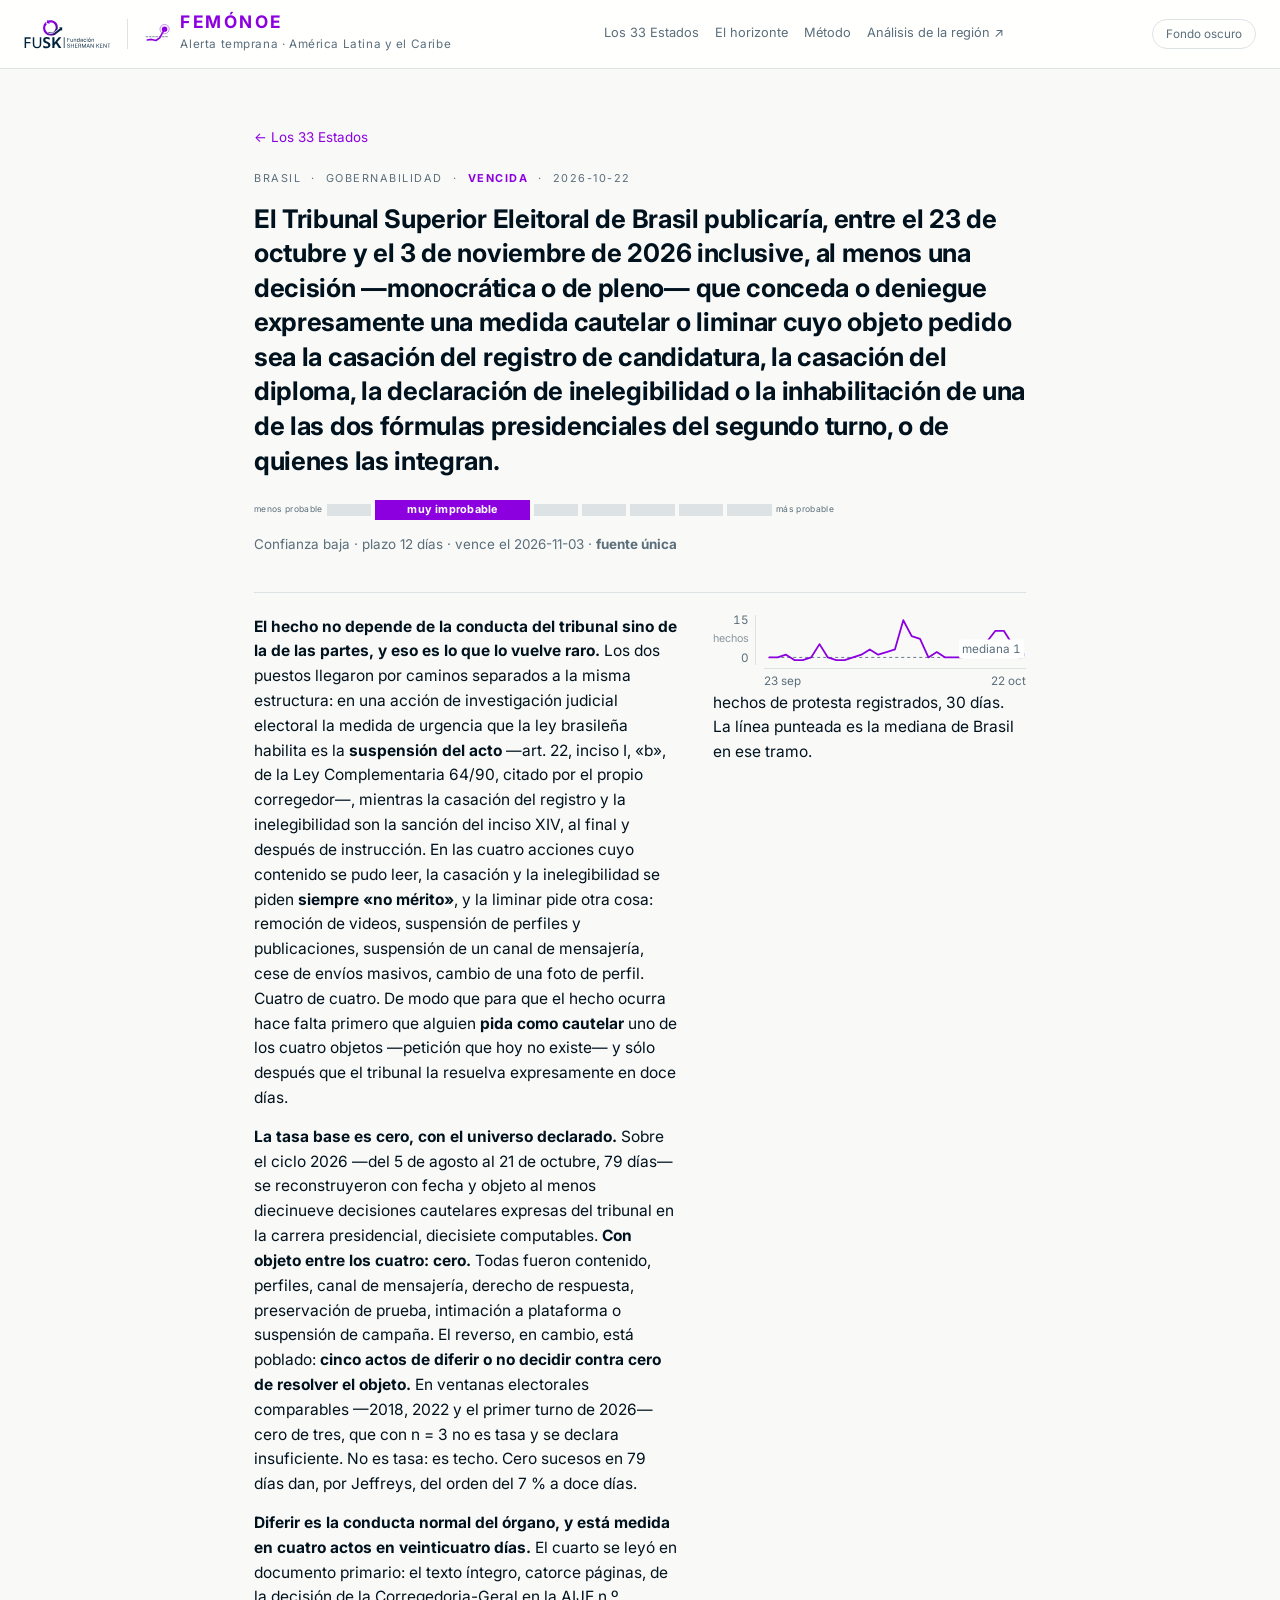
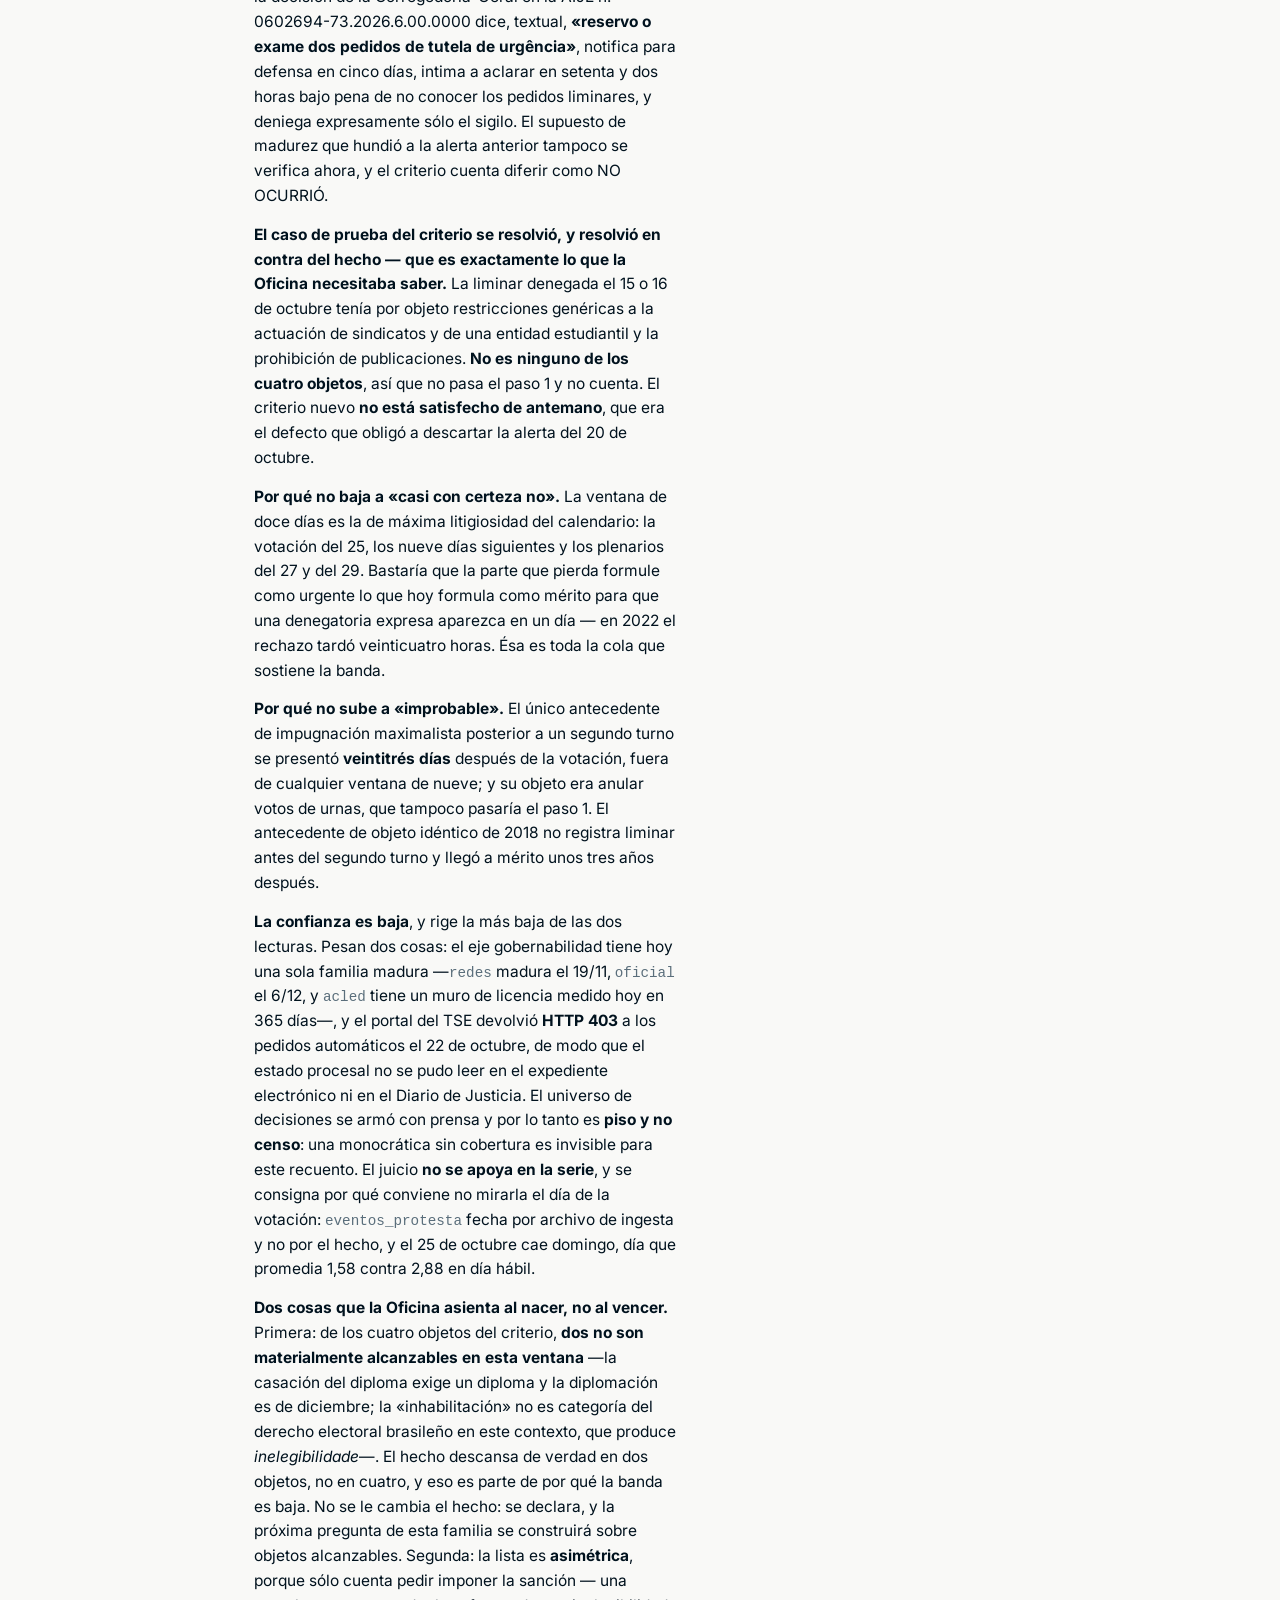
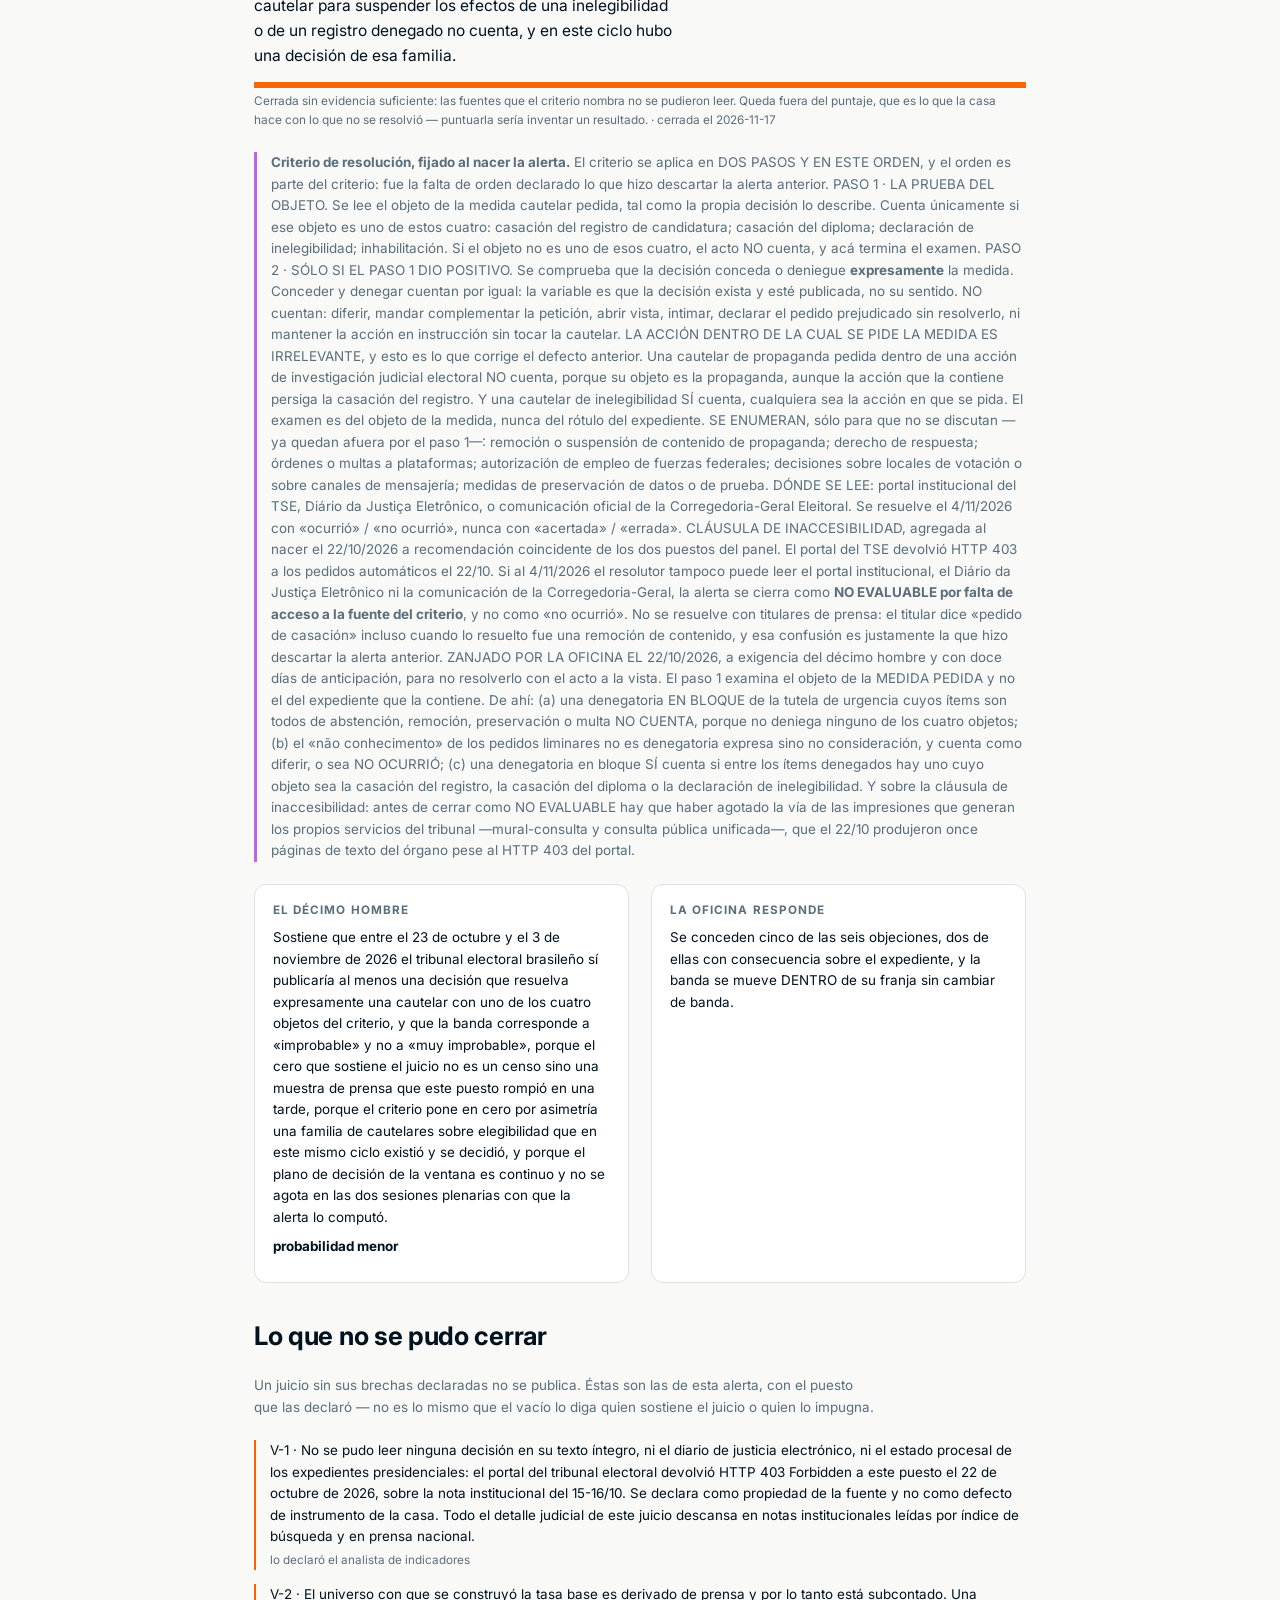
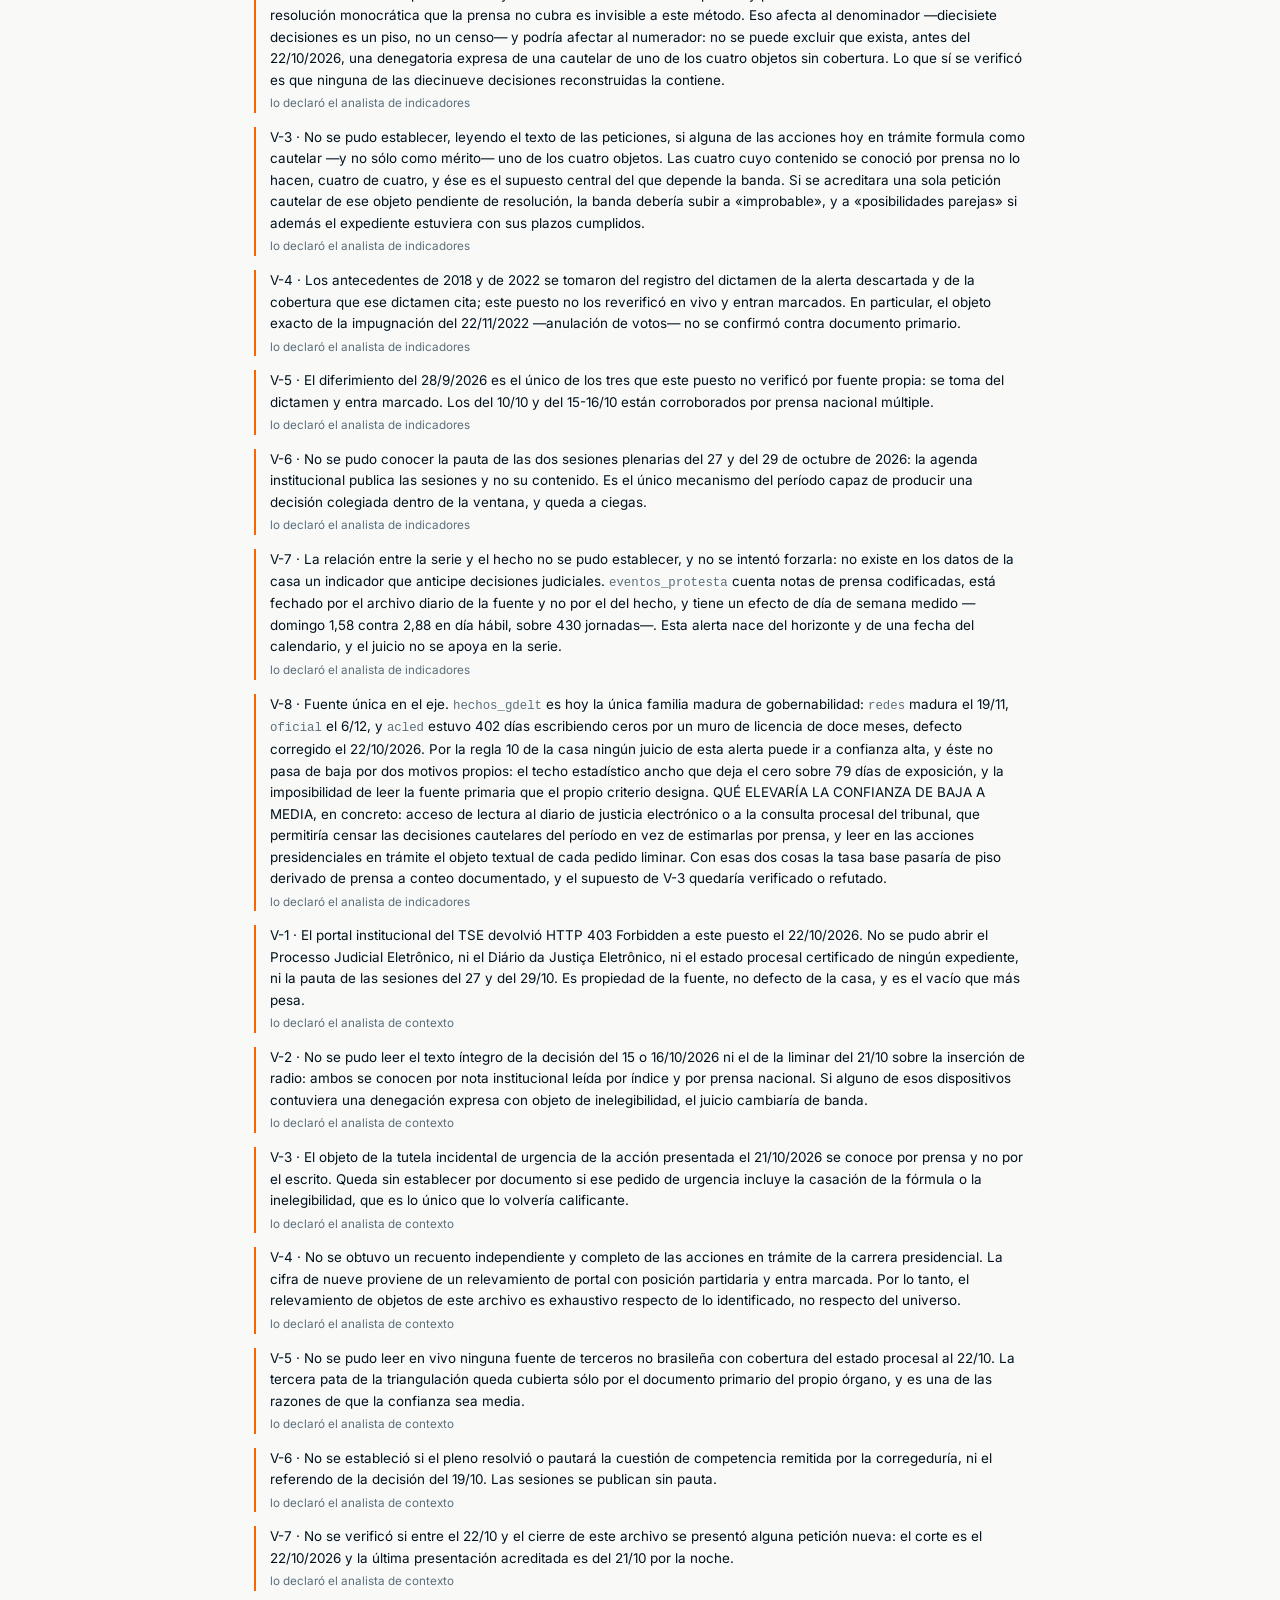
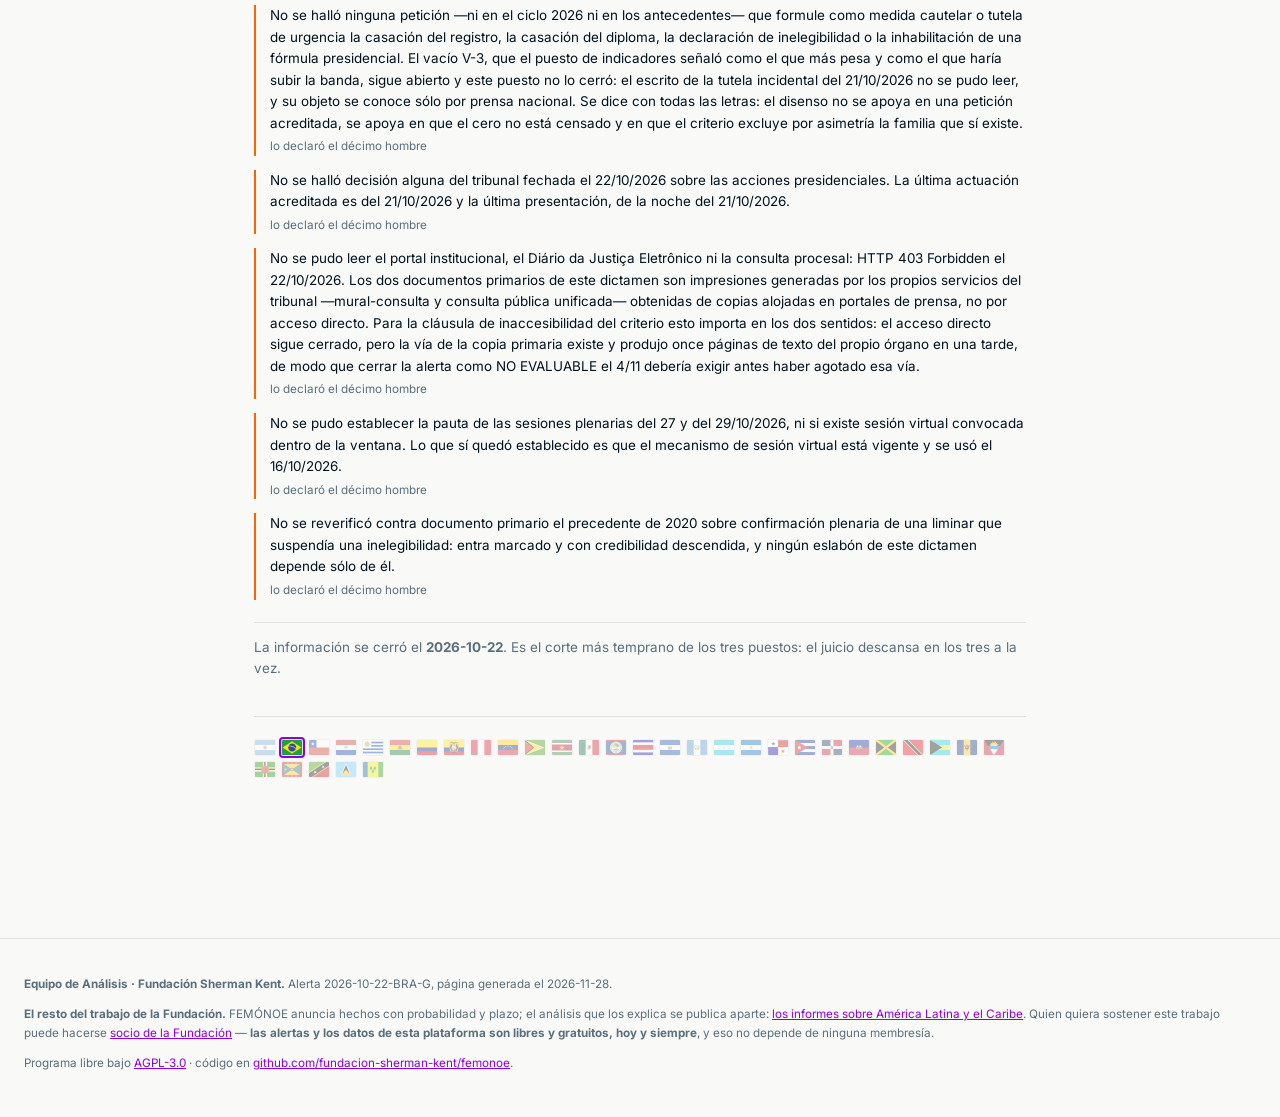
<file: alerta/2026-10-22-BRA-G.html>
<!doctype html>
<html lang="es">
<head>
<meta charset="utf-8">
<meta name="viewport" content="width=device-width, initial-scale=1">
<!-- Medicion. Es la MISMA etiqueta de la Fundacion que ya usa SIWA: una sola
     propiedad y un solo flujo para las tres plataformas, que se separan despues
     por nombre de host. Si la propiedad cambia, se cambia SOLO esta linea.
     * anonymize_ip: la IP del visitante se recorta antes de guardarse.
     * linker.domains nombra los CUATRO dominios de la casa. Sin eso, un salto
       entre plataformas crea un usuario nuevo y una sesion nueva, y el dato de
       que las plataformas se alimentan entre si no se podria demostrar.
     * El evento de entrada NO se dispara aca. La casa lo crea del lado de
       Analytics, como `siwa_entrada`, a partir de page_view y la direccion.
     * PENDIENTE DE LA DIRECCION: esto instala cookies de medicion; corresponde
       el aviso de privacidad y el consentimiento (Ley 25.326). -->
<script>
  window.FEMONOE_GA = "G-L9ZDDH81GB";
</script>
<script async src="https://www.googletagmanager.com/gtag/js?id=G-L9ZDDH81GB"></script>
<script>
  window.dataLayer = window.dataLayer || [];
  function gtag(){dataLayer.push(arguments);}
  gtag('js', new Date());
  gtag('config', window.FEMONOE_GA, {
    anonymize_ip: true,
    linker: { domains: ['fundacionkent.org', 'siwa.fundacionkent.org',
                        'femonoe.fundacionkent.org', 'ysyry.fundacionkent.org'] }
  });
  // LIMPIA LA DIRECCION DESPUES DE QUE ANALYTICS LA LEYO.
  //
  // El enlace de la casa es `https://femonoe.fundacionkent.org/` y nada mas.
  // Lo largo lo agrega Google: cuando alguien llega desde otro dominio de la
  // Fundacion, el *linker* de Analytics pega un parametro `_gl` de unos cien
  // caracteres. Quien copia la direccion de la barra comparte ESO, y un enlace
  // asi parece roto o rastreador y se comparte menos.
  //
  // `gtag('config')` ya consumio el parametro arriba, de forma sincronica, asi
  // que sacarlo de la barra no rompe la medicion entre dominios: la sesion ya
  // quedo unida. Se saca SOLO `_gl`; los `utm_` se dejan, porque son la unica
  // manera de saber que campana trajo a alguien.
  try {
    var u = new URL(window.location.href);
    if (u.searchParams.has('_gl')) {
      u.searchParams.delete('_gl');
      history.replaceState(null, '', u.pathname + (u.search || '') + u.hash);
    }
  } catch (e) { /* una barra rara no justifica romper la pagina */ }
</script>
<title>Brasil · gobernabilidad · FEMÓNOE</title>
<meta name="description" content="Una alerta de FEMÓNOE, con su probabilidad declarada, su plazo, el dictamen del décimo hombre y el criterio fijado al nacer.">
<!-- Cómo se ve el enlace al compartirse. La tarjeta la genera
     `herramientas/tarjeta_redes.py` con la paleta del manual: no es un PNG
     suelto que alguien dibujó una vez. -->
<meta property="og:type" content="website">
<meta property="og:site_name" content="FEMÓNOE · Fundación Sherman Kent">
<meta property="og:locale" content="es_AR">
<meta property="og:title" content="Brasil · gobernabilidad · FEMÓNOE">
<meta property="og:description" content="Una alerta de FEMÓNOE, con su probabilidad declarada, su plazo, el dictamen del décimo hombre y el criterio fijado al nacer.">
<link rel="canonical" href="https://femonoe.fundacionkent.org/alerta/2026-10-22-BRA-G.html">
<meta property="og:url" content="https://femonoe.fundacionkent.org/alerta/2026-10-22-BRA-G.html">
<meta property="og:image" content="https://femonoe.fundacionkent.org/marca/femonoe-compartir.png?v=b9ab0bce">
<meta property="og:image:width" content="1200">
<meta property="og:image:height" content="630">
<meta property="og:image:alt" content="FEMÓNOE · alerta temprana para América Latina y el Caribe">
<meta name="twitter:card" content="summary_large_image">
<meta name="twitter:title" content="Brasil · gobernabilidad · FEMÓNOE">
<meta name="twitter:description" content="Una alerta de FEMÓNOE, con su probabilidad declarada, su plazo, el dictamen del décimo hombre y el criterio fijado al nacer.">
<meta name="twitter:image" content="https://femonoe.fundacionkent.org/marca/femonoe-compartir.png?v=b9ab0bce">
<link rel="preconnect" href="https://fonts.gstatic.com" crossorigin>
<link rel="stylesheet" href="https://fonts.googleapis.com/css2?family=Inter:wght@400;500;700&display=swap">
<link rel="stylesheet" href="../estilos.css?v=2e6076b7">
</head>
<body>

<div class="franja">
  <div class="marca">
    <a href="https://fundacionkent.org/?utm_source=femonoe&amp;utm_medium=referral&amp;utm_campaign=tablero" target="_blank" rel="noopener"
       title="Ir a la web de la Fundación Sherman Kent">
      <img class="logo claro" src="../marca/fusk-lockup-color.svg" alt="Fundación Sherman Kent">
      <img class="logo oscuro" src="../marca/fusk-lockup-blanco.svg" alt="Fundación Sherman Kent"></a>
    <div class="sep"></div>
    <a class="nombre" href="../index.html" title="Volver a la portada de FEMÓNOE">
      <img class="icono" src="../marca/femonoe-marca.svg" alt="">
      <div><h1>FEMÓNOE</h1><small>Alerta temprana · América Latina y el Caribe</small></div>
    </a>
  </div>
  <nav class="franja-nav"><a href="../index.html">Los 33 Estados</a>
    <a href="../horizonte.html">El horizonte</a>
    <a href="../metodo.html">Método</a>
    <a href="https://fundacionkent.org/articulos/?utm_source=femonoe&amp;utm_medium=referral&amp;utm_campaign=franja" target="_blank" rel="noopener">Análisis de la región ↗</a></nav>
  <div class="franja-derecha">
    <button type="button" id="tema" class="tema" aria-pressed="false">Fondo oscuro</button>
  </div>
</div>

<main class="dictamen">
  <a class="volver" href="../index.html">&larr; Los 33 Estados</a>
  <div class="sello"><span>Brasil</span> · <span>gobernabilidad</span> ·
    <b>vencida</b> · <span>2026-10-22</span></div>
  
  <h2>El Tribunal Superior Eleitoral de Brasil publicaría, entre el 23 de octubre y el 3 de noviembre de 2026 inclusive, al menos una decisión —monocrática o de pleno— que conceda o deniegue expresamente una medida cautelar o liminar cuyo objeto pedido sea la casación del registro de candidatura, la casación del diploma, la declaración de inelegibilidad o la inhabilitación de una de las dos fórmulas presidenciales del segundo turno, o de quienes las integran.</h2>
  <div class="kent" role="img" aria-label="Probabilidad: muy improbable"><small>menos probable</small><span class="paso" title="casi con certeza no"></span><span class="paso aqui" title="muy improbable">muy improbable</span><span class="paso" title="improbable"></span><span class="paso" title="posibilidades parejas"></span><span class="paso" title="probable"></span><span class="paso" title="muy probable"></span><span class="paso" title="casi con certeza"></span><small>más probable</small></div>
  <p class="resumen">Confianza baja · plazo 12 días · vence el 2026-11-03 · <b>fuente única</b></p>

  

  <div class="cuerpo">
    <div><p><b>El hecho no depende de la conducta del tribunal sino de la de las partes, y eso es lo que lo vuelve raro.</b> Los dos puestos llegaron por caminos separados a la misma estructura: en una acción de investigación judicial electoral la medida de urgencia que la ley brasileña habilita es la <b>suspensión del acto</b> —art. 22, inciso I, «b», de la Ley Complementaria 64/90, citado por el propio corregedor—, mientras la casación del registro y la inelegibilidad son la sanción del inciso XIV, al final y después de instrucción. En las cuatro acciones cuyo contenido se pudo leer, la casación y la inelegibilidad se piden <b>siempre «no mérito»</b>, y la liminar pide otra cosa: remoción de videos, suspensión de perfiles y publicaciones, suspensión de un canal de mensajería, cese de envíos masivos, cambio de una foto de perfil. Cuatro de cuatro. De modo que para que el hecho ocurra hace falta primero que alguien <b>pida como cautelar</b> uno de los cuatro objetos —petición que hoy no existe— y sólo después que el tribunal la resuelva expresamente en doce días.</p><p><b>La tasa base es cero, con el universo declarado.</b> Sobre el ciclo 2026 —del 5 de agosto al 21 de octubre, 79 días— se reconstruyeron con fecha y objeto al menos diecinueve decisiones cautelares expresas del tribunal en la carrera presidencial, diecisiete computables. <b>Con objeto entre los cuatro: cero.</b> Todas fueron contenido, perfiles, canal de mensajería, derecho de respuesta, preservación de prueba, intimación a plataforma o suspensión de campaña. El reverso, en cambio, está poblado: <b>cinco actos de diferir o no decidir contra cero de resolver el objeto.</b> En ventanas electorales comparables —2018, 2022 y el primer turno de 2026— cero de tres, que con n = 3 no es tasa y se declara insuficiente. No es tasa: es techo. Cero sucesos en 79 días dan, por Jeffreys, del orden del 7 % a doce días.</p><p><b>Diferir es la conducta normal del órgano, y está medida en cuatro actos en veinticuatro días.</b> El cuarto se leyó en documento primario: el texto íntegro, catorce páginas, de la decisión de la Corregedoria-Geral en la AIJE n.º 0602694-73.2026.6.00.0000 dice, textual, <b>«reservo o exame dos pedidos de tutela de urgência»</b>, notifica para defensa en cinco días, intima a aclarar en setenta y dos horas bajo pena de no conocer los pedidos liminares, y deniega expresamente sólo el sigilo. El supuesto de madurez que hundió a la alerta anterior tampoco se verifica ahora, y el criterio cuenta diferir como NO OCURRIÓ.</p><p><b>El caso de prueba del criterio se resolvió, y resolvió en contra del hecho — que es exactamente lo que la Oficina necesitaba saber.</b> La liminar denegada el 15 o 16 de octubre tenía por objeto restricciones genéricas a la actuación de sindicatos y de una entidad estudiantil y la prohibición de publicaciones. <b>No es ninguno de los cuatro objetos</b>, así que no pasa el paso 1 y no cuenta. El criterio nuevo <b>no está satisfecho de antemano</b>, que era el defecto que obligó a descartar la alerta del 20 de octubre.</p><p><b>Por qué no baja a «casi con certeza no».</b> La ventana de doce días es la de máxima litigiosidad del calendario: la votación del 25, los nueve días siguientes y los plenarios del 27 y del 29. Bastaría que la parte que pierda formule como urgente lo que hoy formula como mérito para que una denegatoria expresa aparezca en un día — en 2022 el rechazo tardó veinticuatro horas. Ésa es toda la cola que sostiene la banda.</p><p><b>Por qué no sube a «improbable».</b> El único antecedente de impugnación maximalista posterior a un segundo turno se presentó <b>veintitrés días</b> después de la votación, fuera de cualquier ventana de nueve; y su objeto era anular votos de urnas, que tampoco pasaría el paso 1. El antecedente de objeto idéntico de 2018 no registra liminar antes del segundo turno y llegó a mérito unos tres años después.</p><p><b>La confianza es baja</b>, y rige la más baja de las dos lecturas. Pesan dos cosas: el eje gobernabilidad tiene hoy una sola familia madura —<code>redes</code> madura el 19/11, <code>oficial</code> el 6/12, y <code>acled</code> tiene un muro de licencia medido hoy en 365 días—, y el portal del TSE devolvió <b>HTTP 403</b> a los pedidos automáticos el 22 de octubre, de modo que el estado procesal no se pudo leer en el expediente electrónico ni en el Diario de Justicia. El universo de decisiones se armó con prensa y por lo tanto es <b>piso y no censo</b>: una monocrática sin cobertura es invisible para este recuento. El juicio <b>no se apoya en la serie</b>, y se consigna por qué conviene no mirarla el día de la votación: <code>eventos_protesta</code> fecha por archivo de ingesta y no por el hecho, y el 25 de octubre cae domingo, día que promedia 1,58 contra 2,88 en día hábil.</p><p><b>Dos cosas que la Oficina asienta al nacer, no al vencer.</b> Primera: de los cuatro objetos del criterio, <b>dos no son materialmente alcanzables en esta ventana</b> —la casación del diploma exige un diploma y la diplomación es de diciembre; la «inhabilitación» no es categoría del derecho electoral brasileño en este contexto, que produce <i>inelegibilidade</i>—. El hecho descansa de verdad en dos objetos, no en cuatro, y eso es parte de por qué la banda es baja. No se le cambia el hecho: se declara, y la próxima pregunta de esta familia se construirá sobre objetos alcanzables. Segunda: la lista es <b>asimétrica</b>, porque sólo cuenta pedir imponer la sanción — una cautelar para suspender los efectos de una inelegibilidad o de un registro denegado no cuenta, y en este ciclo hubo una decisión de esa familia.</p></div>
    <figure style="margin:0"><div class="serie"><div class="eje-y"><span>15</span><span class="unidad">hechos</span><span>0</span></div><div class="trama"><svg class="chispa" viewBox="0 0 250 48" role="img" preserveAspectRatio="none" aria-label="Los últimos 31 días de la serie"><line x1="5" y1="40.5" x2="245" y2="40.5" stroke="var(--acero)" stroke-width="1" stroke-dasharray="3 3"/><polyline class="trazo" points="5.0,40.5 13.0,40.5 21.0,37.9 29.0,43.0 37.0,43.0 45.0,40.5 53.0,27.8 61.0,40.5 69.0,43.0 77.0,43.0 85.0,40.5 93.0,37.9 101.0,32.9 109.0,37.9 117.0,35.4 125.0,32.9 133.0,5.0 141.0,20.2 149.0,22.7 157.0,40.5 165.0,35.4 173.0,40.5 181.0,40.5 189.0,40.5 197.0,32.9 205.0,30.3 213.0,25.3 221.0,15.1 229.0,15.1 237.0,27.8 245.0,37.9" fill="none" stroke="var(--violeta)" stroke-width="1.8" stroke-linejoin="round" stroke-linecap="round" stroke-dasharray="328" style="--largo:328"/><circle class="punta" cx="245.0" cy="37.9" r="3.2" fill="var(--violeta)"/></svg><span class="rot-mediana" style="--y:93.3%">mediana 1</span></div><div class="eje-x"><span>23 sep</span><span>22 oct</span></div></div><figcaption title="serie: eventos_protesta">hechos de protesta registrados, 30 días. La línea punteada es la mediana de Brasil en ese tramo.</figcaption></figure>
  </div>

  <div class="plazo"><div class="riel"><span class="lleno sin-evidencia" style="width:100%"></span></div><small>Cerrada sin evidencia suficiente: las fuentes que el criterio nombra no se pudieron leer. Queda fuera del puntaje, que es lo que la casa hace con lo que no se resolvió — puntuarla sería inventar un resultado. · cerrada el 2026-11-17</small></div>

  <p class="criterio"><b>Criterio de resolución, fijado al nacer la alerta.</b>
    El criterio se aplica en DOS PASOS Y EN ESTE ORDEN, y el orden es parte del criterio: fue la falta de orden declarado lo que hizo descartar la alerta anterior.

PASO 1 · LA PRUEBA DEL OBJETO. Se lee el objeto de la medida cautelar pedida, tal como la propia decisión lo describe. Cuenta únicamente si ese objeto es uno de estos cuatro: casación del registro de candidatura; casación del diploma; declaración de inelegibilidad; inhabilitación. Si el objeto no es uno de esos cuatro, el acto NO cuenta, y acá termina el examen.

PASO 2 · SÓLO SI EL PASO 1 DIO POSITIVO. Se comprueba que la decisión conceda o deniegue <b>expresamente</b> la medida. Conceder y denegar cuentan por igual: la variable es que la decisión exista y esté publicada, no su sentido. NO cuentan: diferir, mandar complementar la petición, abrir vista, intimar, declarar el pedido prejudicado sin resolverlo, ni mantener la acción en instrucción sin tocar la cautelar.

LA ACCIÓN DENTRO DE LA CUAL SE PIDE LA MEDIDA ES IRRELEVANTE, y esto es lo que corrige el defecto anterior. Una cautelar de propaganda pedida dentro de una acción de investigación judicial electoral NO cuenta, porque su objeto es la propaganda, aunque la acción que la contiene persiga la casación del registro. Y una cautelar de inelegibilidad SÍ cuenta, cualquiera sea la acción en que se pida. El examen es del objeto de la medida, nunca del rótulo del expediente.

SE ENUMERAN, sólo para que no se discutan —ya quedan afuera por el paso 1—: remoción o suspensión de contenido de propaganda; derecho de respuesta; órdenes o multas a plataformas; autorización de empleo de fuerzas federales; decisiones sobre locales de votación o sobre canales de mensajería; medidas de preservación de datos o de prueba.

DÓNDE SE LEE: portal institucional del TSE, Diário da Justiça Eletrônico, o comunicación oficial de la Corregedoria-Geral Eleitoral. Se resuelve el 4/11/2026 con «ocurrió» / «no ocurrió», nunca con «acertada» / «errada».

CLÁUSULA DE INACCESIBILIDAD, agregada al nacer el 22/10/2026 a recomendación coincidente de los dos puestos del panel. El portal del TSE devolvió HTTP 403 a los pedidos automáticos el 22/10. Si al 4/11/2026 el resolutor tampoco puede leer el portal institucional, el Diário da Justiça Eletrônico ni la comunicación de la Corregedoria-Geral, la alerta se cierra como <b>NO EVALUABLE por falta de acceso a la fuente del criterio</b>, y no como «no ocurrió». No se resuelve con titulares de prensa: el titular dice «pedido de casación» incluso cuando lo resuelto fue una remoción de contenido, y esa confusión es justamente la que hizo descartar la alerta anterior.

ZANJADO POR LA OFICINA EL 22/10/2026, a exigencia del décimo hombre y con doce días de anticipación, para no resolverlo con el acto a la vista. El paso 1 examina el objeto de la MEDIDA PEDIDA y no el del expediente que la contiene. De ahí: (a) una denegatoria EN BLOQUE de la tutela de urgencia cuyos ítems son todos de abstención, remoción, preservación o multa NO CUENTA, porque no deniega ninguno de los cuatro objetos; (b) el «não conhecimento» de los pedidos liminares no es denegatoria expresa sino no consideración, y cuenta como diferir, o sea NO OCURRIÓ; (c) una denegatoria en bloque SÍ cuenta si entre los ítems denegados hay uno cuyo objeto sea la casación del registro, la casación del diploma o la declaración de inelegibilidad.

Y sobre la cláusula de inaccesibilidad: antes de cerrar como NO EVALUABLE hay que haber agotado la vía de las impresiones que generan los propios servicios del tribunal —mural-consulta y consulta pública unificada—, que el 22/10 produjeron once páginas de texto del órgano pese al HTTP 403 del portal.</p>

  

  <div class="dos-voces"><div><h3>El décimo hombre</h3><p>Sostiene que entre el 23 de octubre y el 3 de noviembre de 2026 el tribunal electoral brasileño sí publicaría al menos una decisión que resuelva expresamente una cautelar con uno de los cuatro objetos del criterio, y que la banda corresponde a «improbable» y no a «muy improbable», porque el cero que sostiene el juicio no es un censo sino una muestra de prensa que este puesto rompió en una tarde, porque el criterio pone en cero por asimetría una familia de cautelares sobre elegibilidad que en este mismo ciclo existió y se decidió, y porque el plano de decisión de la ventana es continuo y no se agota en las dos sesiones plenarias con que la alerta lo computó.</p><p><b>probabilidad menor</b></p></div><div><h3>La Oficina responde</h3><p>Se conceden cinco de las seis objeciones, dos de ellas con consecuencia sobre el expediente, y la banda se mueve DENTRO de su franja sin cambiar de banda.</p></div></div>

  <section class="vacios"><h2>Lo que no se pudo cerrar</h2><p class="referencia">Un juicio sin sus brechas declaradas no se publica. Éstas son las de esta alerta, con el puesto que las declaró — no es lo mismo que el vacío lo diga quien sostiene el juicio o quien lo impugna.</p><ul><li>V-1 · No se pudo leer ninguna decisión en su texto íntegro, ni el diario de justicia electrónico, ni el estado procesal de los expedientes presidenciales: el portal del tribunal electoral devolvió HTTP 403 Forbidden a este puesto el 22 de octubre de 2026, sobre la nota institucional del 15-16/10. Se declara como propiedad de la fuente y no como defecto de instrumento de la casa. Todo el detalle judicial de este juicio descansa en notas institucionales leídas por índice de búsqueda y en prensa nacional.<span class="quien">lo declaró el analista de indicadores</span></li><li>V-2 · El universo con que se construyó la tasa base es derivado de prensa y por lo tanto está subcontado. Una resolución monocrática que la prensa no cubra es invisible a este método. Eso afecta al denominador —diecisiete decisiones es un piso, no un censo— y podría afectar al numerador: no se puede excluir que exista, antes del 22/10/2026, una denegatoria expresa de una cautelar de uno de los cuatro objetos sin cobertura. Lo que sí se verificó es que ninguna de las diecinueve decisiones reconstruidas la contiene.<span class="quien">lo declaró el analista de indicadores</span></li><li>V-3 · No se pudo establecer, leyendo el texto de las peticiones, si alguna de las acciones hoy en trámite formula como cautelar —y no sólo como mérito— uno de los cuatro objetos. Las cuatro cuyo contenido se conoció por prensa no lo hacen, cuatro de cuatro, y ése es el supuesto central del que depende la banda. Si se acreditara una sola petición cautelar de ese objeto pendiente de resolución, la banda debería subir a «improbable», y a «posibilidades parejas» si además el expediente estuviera con sus plazos cumplidos.<span class="quien">lo declaró el analista de indicadores</span></li><li>V-4 · Los antecedentes de 2018 y de 2022 se tomaron del registro del dictamen de la alerta descartada y de la cobertura que ese dictamen cita; este puesto no los reverificó en vivo y entran marcados. En particular, el objeto exacto de la impugnación del 22/11/2022 —anulación de votos— no se confirmó contra documento primario.<span class="quien">lo declaró el analista de indicadores</span></li><li>V-5 · El diferimiento del 28/9/2026 es el único de los tres que este puesto no verificó por fuente propia: se toma del dictamen y entra marcado. Los del 10/10 y del 15-16/10 están corroborados por prensa nacional múltiple.<span class="quien">lo declaró el analista de indicadores</span></li><li>V-6 · No se pudo conocer la pauta de las dos sesiones plenarias del 27 y del 29 de octubre de 2026: la agenda institucional publica las sesiones y no su contenido. Es el único mecanismo del período capaz de producir una decisión colegiada dentro de la ventana, y queda a ciegas.<span class="quien">lo declaró el analista de indicadores</span></li><li>V-7 · La relación entre la serie y el hecho no se pudo establecer, y no se intentó forzarla: no existe en los datos de la casa un indicador que anticipe decisiones judiciales. <code>eventos_protesta</code> cuenta notas de prensa codificadas, está fechado por el archivo diario de la fuente y no por el del hecho, y tiene un efecto de día de semana medido —domingo 1,58 contra 2,88 en día hábil, sobre 430 jornadas—. Esta alerta nace del horizonte y de una fecha del calendario, y el juicio no se apoya en la serie.<span class="quien">lo declaró el analista de indicadores</span></li><li>V-8 · Fuente única en el eje. <code>hechos_gdelt</code> es hoy la única familia madura de gobernabilidad: <code>redes</code> madura el 19/11, <code>oficial</code> el 6/12, y <code>acled</code> estuvo 402 días escribiendo ceros por un muro de licencia de doce meses, defecto corregido el 22/10/2026. Por la regla 10 de la casa ningún juicio de esta alerta puede ir a confianza alta, y éste no pasa de baja por dos motivos propios: el techo estadístico ancho que deja el cero sobre 79 días de exposición, y la imposibilidad de leer la fuente primaria que el propio criterio designa. QUÉ ELEVARÍA LA CONFIANZA DE BAJA A MEDIA, en concreto: acceso de lectura al diario de justicia electrónico o a la consulta procesal del tribunal, que permitiría censar las decisiones cautelares del período en vez de estimarlas por prensa, y leer en las acciones presidenciales en trámite el objeto textual de cada pedido liminar. Con esas dos cosas la tasa base pasaría de piso derivado de prensa a conteo documentado, y el supuesto de V-3 quedaría verificado o refutado.<span class="quien">lo declaró el analista de indicadores</span></li><li>V-1 · El portal institucional del TSE devolvió HTTP 403 Forbidden a este puesto el 22/10/2026. No se pudo abrir el Processo Judicial Eletrônico, ni el Diário da Justiça Eletrônico, ni el estado procesal certificado de ningún expediente, ni la pauta de las sesiones del 27 y del 29/10. Es propiedad de la fuente, no defecto de la casa, y es el vacío que más pesa.<span class="quien">lo declaró el analista de contexto</span></li><li>V-2 · No se pudo leer el texto íntegro de la decisión del 15 o 16/10/2026 ni el de la liminar del 21/10 sobre la inserción de radio: ambos se conocen por nota institucional leída por índice y por prensa nacional. Si alguno de esos dispositivos contuviera una denegación expresa con objeto de inelegibilidad, el juicio cambiaría de banda.<span class="quien">lo declaró el analista de contexto</span></li><li>V-3 · El objeto de la tutela incidental de urgencia de la acción presentada el 21/10/2026 se conoce por prensa y no por el escrito. Queda sin establecer por documento si ese pedido de urgencia incluye la casación de la fórmula o la inelegibilidad, que es lo único que lo volvería calificante.<span class="quien">lo declaró el analista de contexto</span></li><li>V-4 · No se obtuvo un recuento independiente y completo de las acciones en trámite de la carrera presidencial. La cifra de nueve proviene de un relevamiento de portal con posición partidaria y entra marcada. Por lo tanto, el relevamiento de objetos de este archivo es exhaustivo respecto de lo identificado, no respecto del universo.<span class="quien">lo declaró el analista de contexto</span></li><li>V-5 · No se pudo leer en vivo ninguna fuente de terceros no brasileña con cobertura del estado procesal al 22/10. La tercera pata de la triangulación queda cubierta sólo por el documento primario del propio órgano, y es una de las razones de que la confianza sea media.<span class="quien">lo declaró el analista de contexto</span></li><li>V-6 · No se estableció si el pleno resolvió o pautará la cuestión de competencia remitida por la corregeduría, ni el referendo de la decisión del 19/10. Las sesiones se publican sin pauta.<span class="quien">lo declaró el analista de contexto</span></li><li>V-7 · No se verificó si entre el 22/10 y el cierre de este archivo se presentó alguna petición nueva: el corte es el 22/10/2026 y la última presentación acreditada es del 21/10 por la noche.<span class="quien">lo declaró el analista de contexto</span></li><li>No se halló ninguna petición —ni en el ciclo 2026 ni en los antecedentes— que formule como medida cautelar o tutela de urgencia la casación del registro, la casación del diploma, la declaración de inelegibilidad o la inhabilitación de una fórmula presidencial. El vacío V-3, que el puesto de indicadores señaló como el que más pesa y como el que haría subir la banda, sigue abierto y este puesto no lo cerró: el escrito de la tutela incidental del 21/10/2026 no se pudo leer, y su objeto se conoce sólo por prensa nacional. Se dice con todas las letras: el disenso no se apoya en una petición acreditada, se apoya en que el cero no está censado y en que el criterio excluye por asimetría la familia que sí existe.<span class="quien">lo declaró el décimo hombre</span></li><li>No se halló decisión alguna del tribunal fechada el 22/10/2026 sobre las acciones presidenciales. La última actuación acreditada es del 21/10/2026 y la última presentación, de la noche del 21/10/2026.<span class="quien">lo declaró el décimo hombre</span></li><li>No se pudo leer el portal institucional, el Diário da Justiça Eletrônico ni la consulta procesal: HTTP 403 Forbidden el 22/10/2026. Los dos documentos primarios de este dictamen son impresiones generadas por los propios servicios del tribunal —mural-consulta y consulta pública unificada— obtenidas de copias alojadas en portales de prensa, no por acceso directo. Para la cláusula de inaccesibilidad del criterio esto importa en los dos sentidos: el acceso directo sigue cerrado, pero la vía de la copia primaria existe y produjo once páginas de texto del propio órgano en una tarde, de modo que cerrar la alerta como NO EVALUABLE el 4/11 debería exigir antes haber agotado esa vía.<span class="quien">lo declaró el décimo hombre</span></li><li>No se pudo establecer la pauta de las sesiones plenarias del 27 y del 29/10/2026, ni si existe sesión virtual convocada dentro de la ventana. Lo que sí quedó establecido es que el mecanismo de sesión virtual está vigente y se usó el 16/10/2026.<span class="quien">lo declaró el décimo hombre</span></li><li>No se reverificó contra documento primario el precedente de 2020 sobre confirmación plenaria de una liminar que suspendía una inelegibilidad: entra marcado y con credibilidad descendida, y ningún eslabón de este dictamen depende sólo de él.<span class="quien">lo declaró el décimo hombre</span></li></ul><p class="corte">La información se cerró el <b>2026-10-22</b>. Es el corte más temprano de los tres puestos: el juicio descansa en los tres a la vez.</p></section>

  <div class="tira" title="Los 33 Estados; en violeta, el de esta alerta"><img src="../banderas/ARG.png" alt="Argentina"><img src="../banderas/BRA.png" alt="Brasil" class="viva"><img src="../banderas/CHL.png" alt="Chile"><img src="../banderas/PRY.png" alt="Paraguay"><img src="../banderas/URY.png" alt="Uruguay"><img src="../banderas/BOL.png" alt="Bolivia"><img src="../banderas/COL.png" alt="Colombia"><img src="../banderas/ECU.png" alt="Ecuador"><img src="../banderas/PER.png" alt="Perú"><img src="../banderas/VEN.png" alt="Venezuela"><img src="../banderas/GUY.png" alt="Guyana"><img src="../banderas/SUR.png" alt="Surinam"><img src="../banderas/MEX.png" alt="México"><img src="../banderas/BLZ.png" alt="Belice"><img src="../banderas/CRI.png" alt="Costa Rica"><img src="../banderas/SLV.png" alt="El Salvador"><img src="../banderas/GTM.png" alt="Guatemala"><img src="../banderas/HND.png" alt="Honduras"><img src="../banderas/NIC.png" alt="Nicaragua"><img src="../banderas/PAN.png" alt="Panamá"><img src="../banderas/CUB.png" alt="Cuba"><img src="../banderas/DOM.png" alt="República Dominicana"><img src="../banderas/HTI.png" alt="Haití"><img src="../banderas/JAM.png" alt="Jamaica"><img src="../banderas/TTO.png" alt="Trinidad y Tobago"><img src="../banderas/BHS.png" alt="Bahamas"><img src="../banderas/BRB.png" alt="Barbados"><img src="../banderas/ATG.png" alt="Antigua y Barbuda"><img src="../banderas/DMA.png" alt="Dominica"><img src="../banderas/GRD.png" alt="Granada"><img src="../banderas/KNA.png" alt="San Cristóbal y Nieves"><img src="../banderas/LCA.png" alt="Santa Lucía"><img src="../banderas/VCT.png" alt="San Vicente y las Granadinas"></div>
</main>

<script>
  (function () {
    var raiz = document.documentElement, boton = document.getElementById("tema");
    function poner(modo) {
      raiz.setAttribute("data-tema", modo);
      boton.textContent = modo === "oscuro" ? "Fondo claro" : "Fondo oscuro";
      boton.setAttribute("aria-pressed", modo === "oscuro" ? "true" : "false");
    }
    var guardado = null;
    try { guardado = localStorage.getItem("femonoe-tema"); } catch (e) { guardado = null; }
    poner(guardado === "oscuro" ? "oscuro" : "claro");
    boton.onclick = function () {
      var nuevo = raiz.getAttribute("data-tema") === "oscuro" ? "claro" : "oscuro";
      poner(nuevo);
      try { localStorage.setItem("femonoe-tema", nuevo); } catch (e) { /* sin memoria */ }
    };
  })();</script>

<footer>
  <b>Equipo de Análisis · Fundación Sherman Kent.</b> Alerta 2026-10-22-BRA-G, página generada el 2026-11-28.

  <p><b>El resto del trabajo de la Fundación.</b> FEMÓNOE anuncia
  hechos con probabilidad y plazo; el análisis que los explica se publica aparte:
  <a href="https://fundacionkent.org/articulos/?utm_source=femonoe&amp;utm_medium=referral&amp;utm_campaign=pie" target="_blank" rel="noopener">los informes sobre América
  Latina y el Caribe</a>. Quien quiera sostener este trabajo puede hacerse
  <a href="https://fundacionkent.org/membresias/?utm_source=femonoe&amp;utm_medium=referral&amp;utm_campaign=pie" target="_blank" rel="noopener">socio de la Fundación</a>
  — <b>las alertas y los datos de esta plataforma son libres y gratuitos, hoy y
  siempre</b>, y eso no depende de ninguna membresía.</p>

  <p>Programa libre bajo <a href="https://www.gnu.org/licenses/agpl-3.0.html" target="_blank"
  rel="noopener">AGPL-3.0</a> · código en
  <a href="https://github.com/fundacion-sherman-kent/femonoe" target="_blank"
  rel="noopener">github.com/fundacion-sherman-kent/femonoe</a>.</p>
</footer>
<script>
  // Lo que llega a la vista, entra.
  //
  // **Por qué no usa `IntersectionObserver`.** Es la herramienta correcta para
  // esto, pero el 2/10/2026 no entregó una sola llamada en el entorno donde la
  // Oficina verifica, ni siquiera creada a mano sobre un elemento a la vista.
  // Puede ser una limitación de ese entorno y no del navegador del lector —
  // pero **una función que no se puede comprobar no se publica**. Un recorrido
  // sobre la posición de cada pieza es más tosco, se puede medir, y con unas
  // decenas de piezas no cuesta nada.
  //
  // El estado por defecto del sitio es «todo a la vista»: si este programa no
  // corre, no se pierde nada. La animación se agrega; nunca se resta.
  (function () {
    var piezas = [].slice.call(document.querySelectorAll(".revela"));
    if (!piezas.length) { return; }
    var pedido = false;
    function mirar() {
      pedido = false;
      var alto = window.innerHeight || document.documentElement.clientHeight;
      for (var i = piezas.length - 1; i >= 0; i--) {
        var r = piezas[i].getBoundingClientRect();
        // Entra cuando su borde superior cruza el 92 % de la pantalla: un poco
        // antes de llegar abajo del todo, para que no aparezca de golpe.
        //
        // **Sin exigir que siga a la vista.** La primera versión pedía además
        // `r.bottom > 0`, y entonces una pieza que se pasaba de largo sin haber
        // sido mirada —por un salto de ancla, por una vuelta atrás, por rodar
        // rápido— quedaba invisible para siempre. Una animación de entrada que
        // puede dejar una sección en blanco no es una animación: es un defecto.
        if (r.top < alto * 0.92) {
          piezas[i].classList.add("visible");
          piezas.splice(i, 1);          // entra una vez y se deja de mirar
        }
      }
      if (!piezas.length) {
        window.removeEventListener("scroll", pedir);
        window.removeEventListener("resize", pedir);
      }
    }
    // Sin `requestAnimationFrame`: el 2/10/2026 no se entregó de forma fiable
    // en el entorno donde la Oficina verifica, y una entrada que a veces no
    // ocurre deja secciones en blanco. El freno por tiempo es más tosco y se
    // puede medir. Con unas decenas de piezas, el costo es imperceptible.
    var ultimo = 0;
    function pedir() {
      var ahora = Date.now();
      if (pedido || ahora - ultimo < 80) { return; }
      ultimo = ahora;
      pedido = true;
      setTimeout(mirar, 0);
    }
    window.addEventListener("scroll", pedir, { passive: true });
    window.addEventListener("resize", pedir);
    mirar();
  })();
</script>
</body>
</html>
</file>
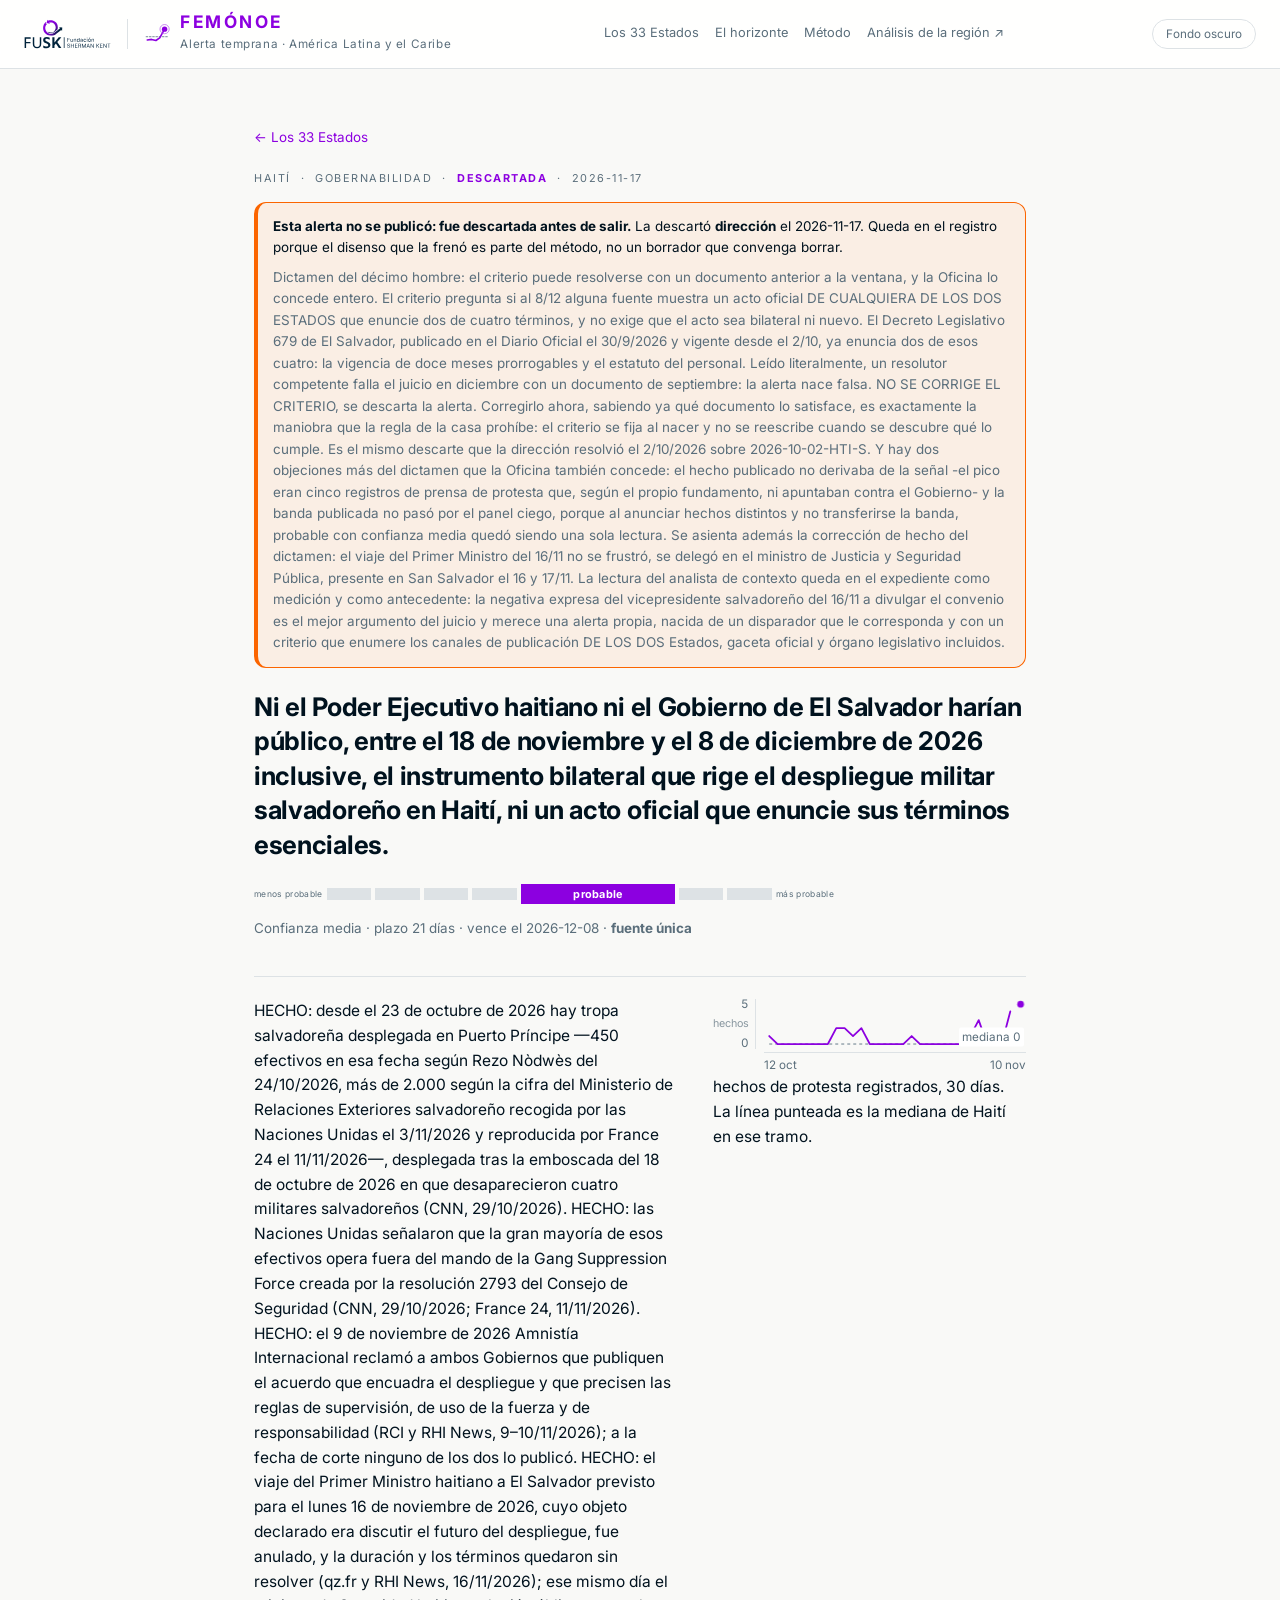
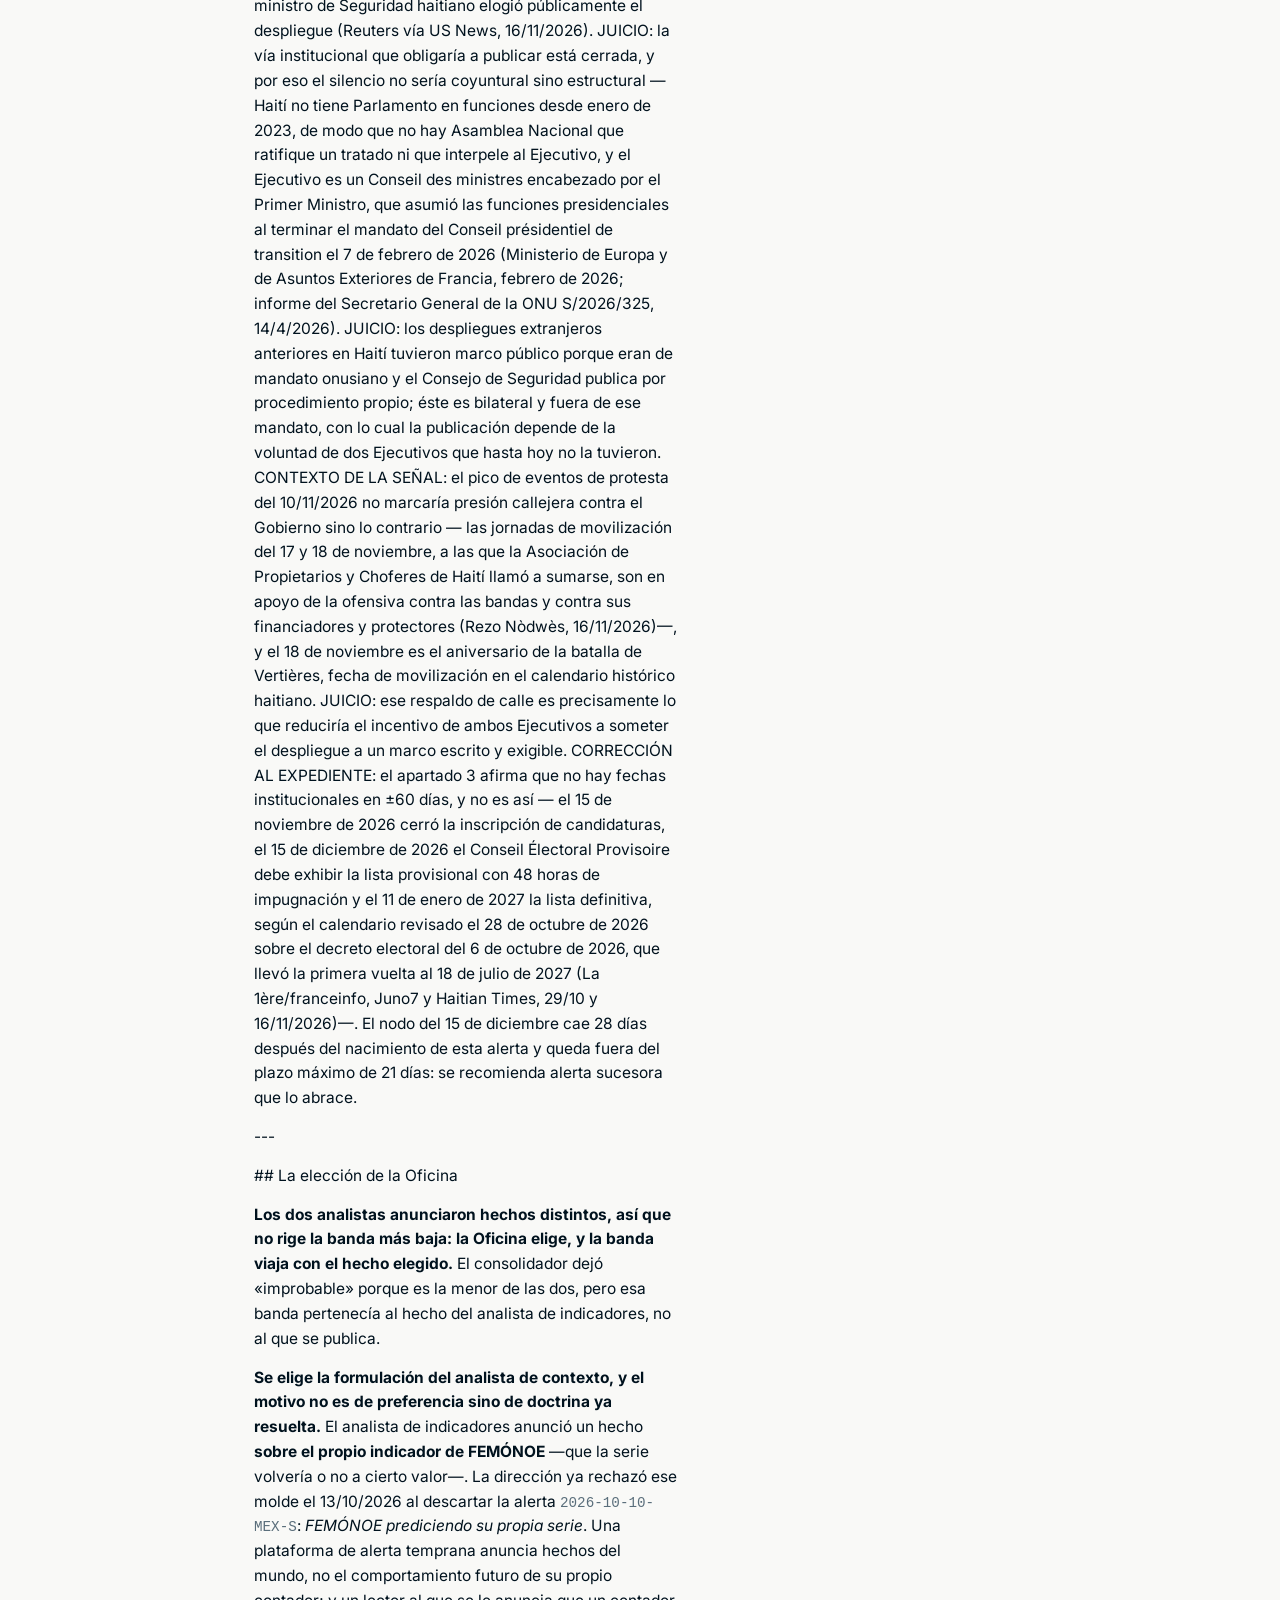
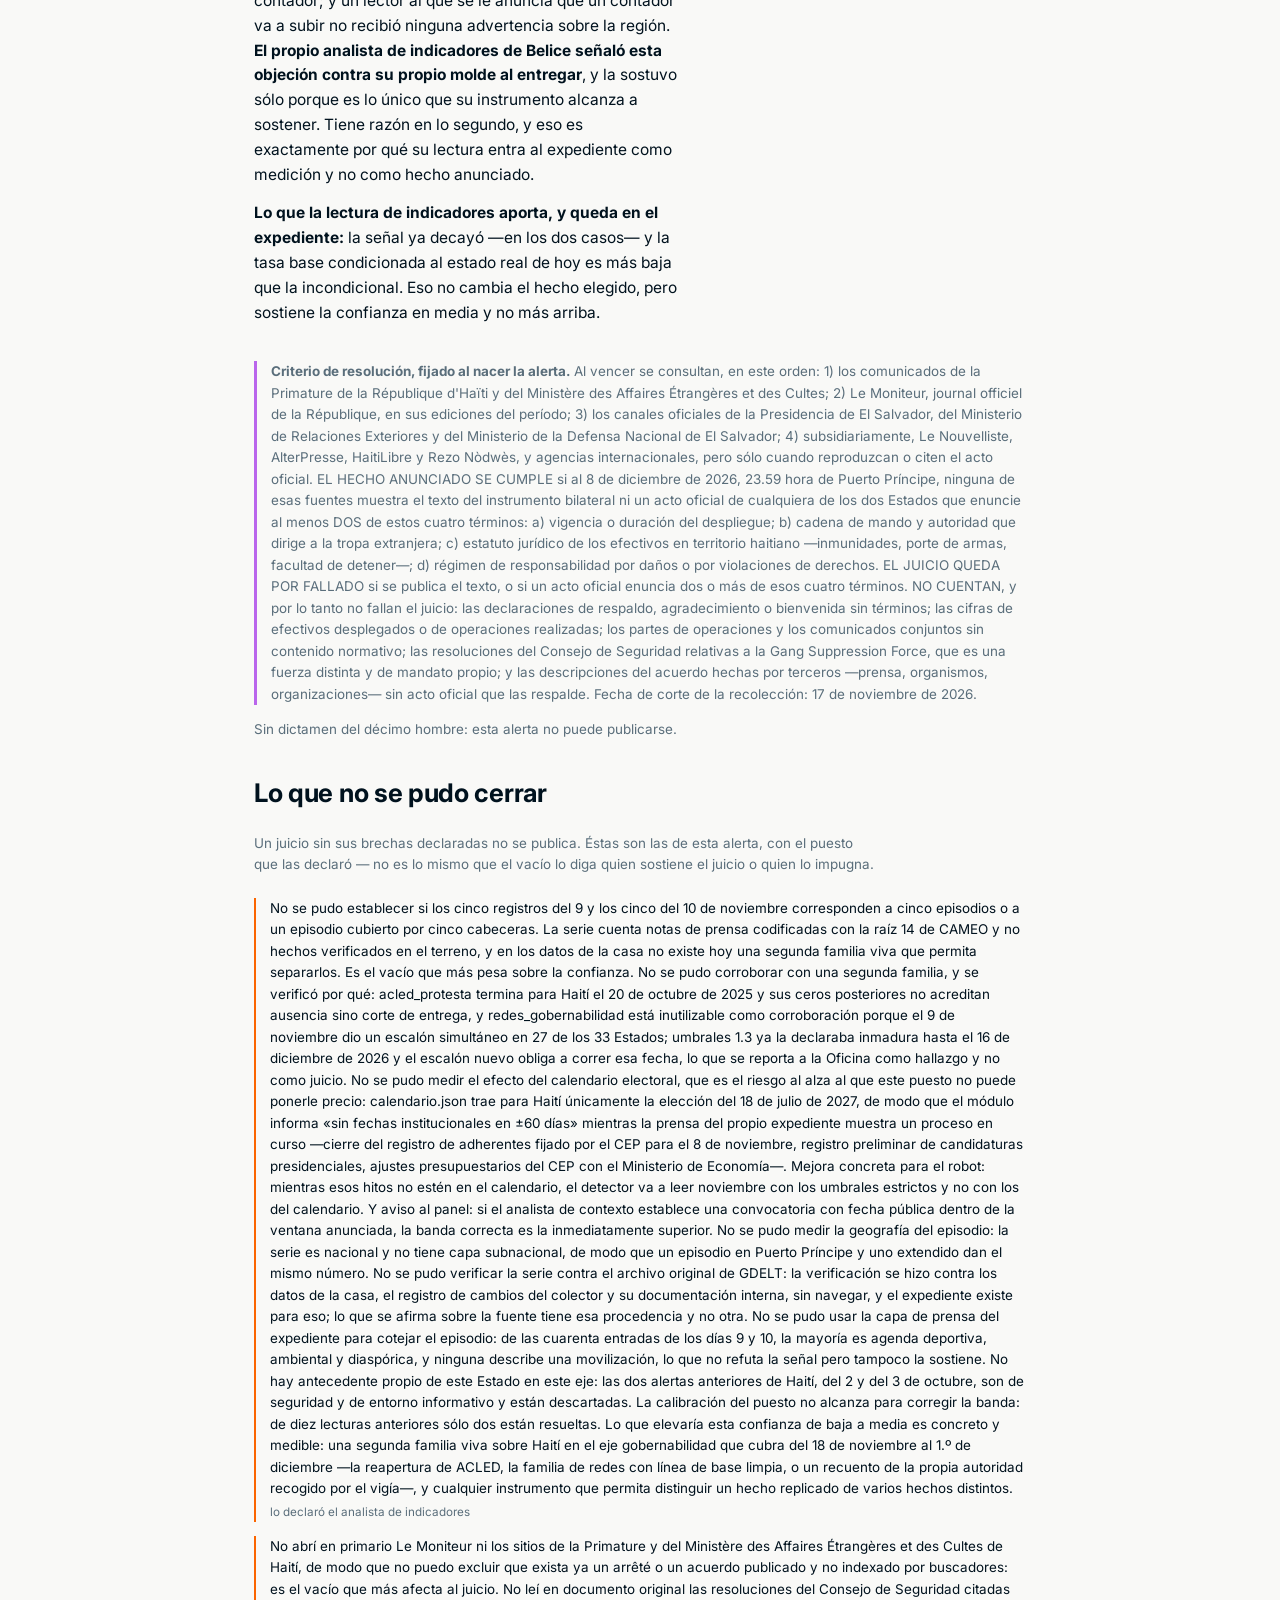
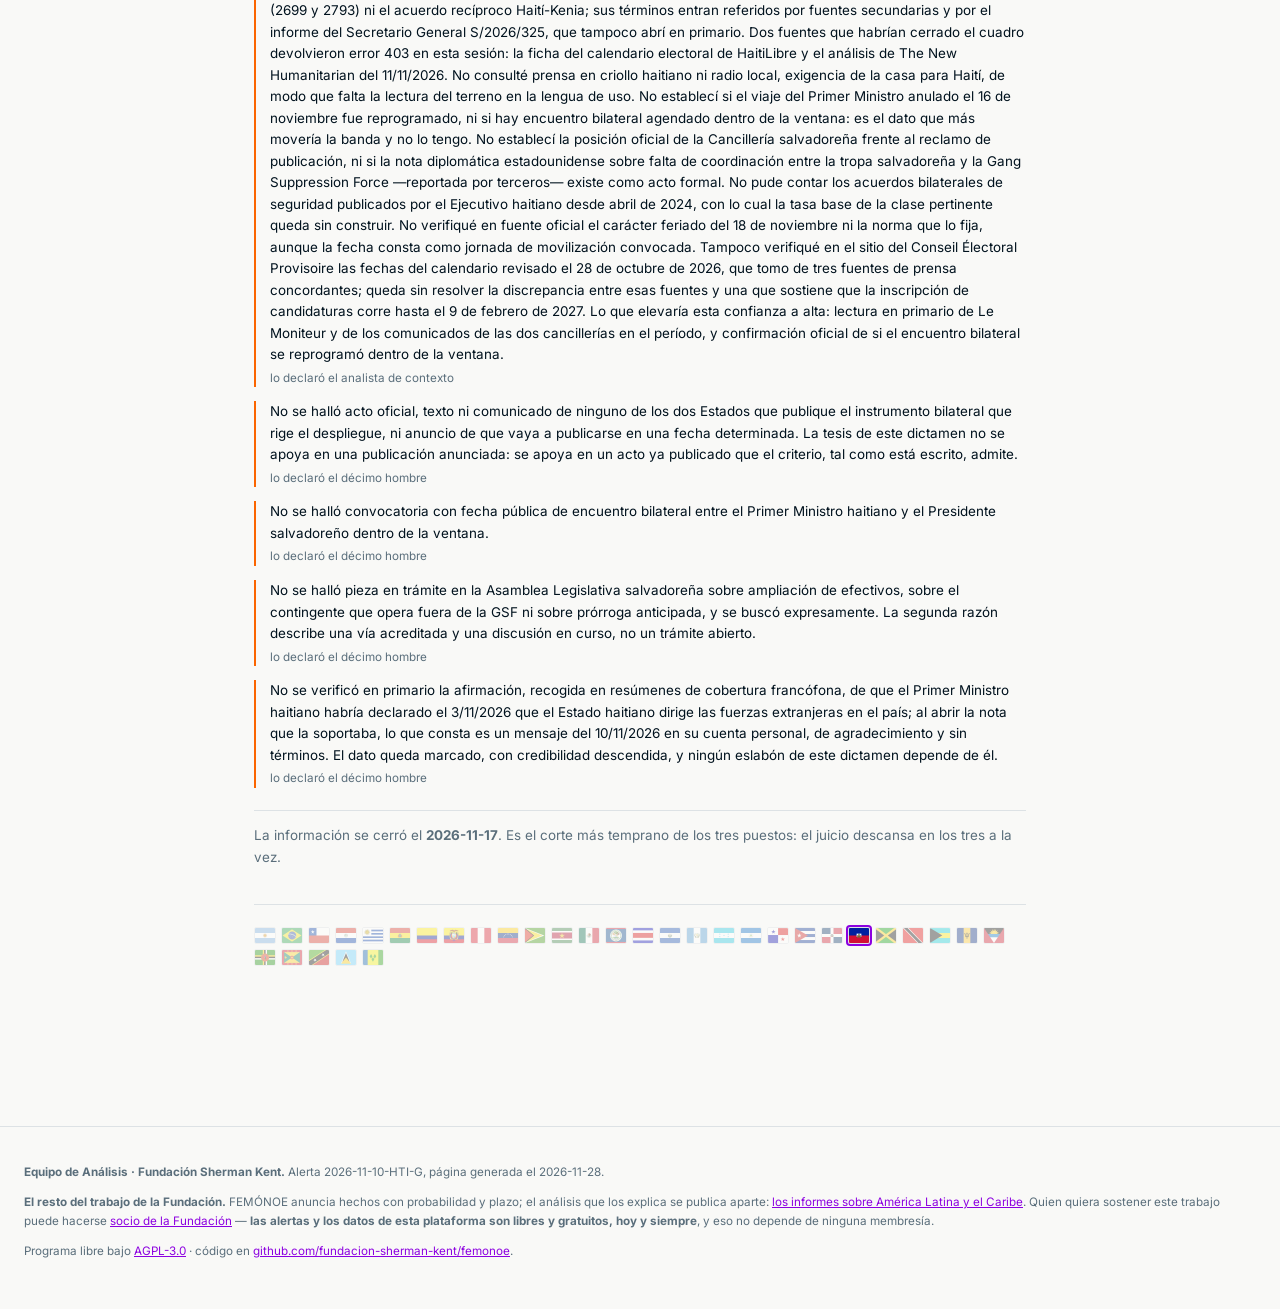
<file: alerta/2026-11-10-HTI-G.html>
<!doctype html>
<html lang="es">
<head>
<meta charset="utf-8">
<meta name="viewport" content="width=device-width, initial-scale=1">
<!-- Medicion. Es la MISMA etiqueta de la Fundacion que ya usa SIWA: una sola
     propiedad y un solo flujo para las tres plataformas, que se separan despues
     por nombre de host. Si la propiedad cambia, se cambia SOLO esta linea.
     * anonymize_ip: la IP del visitante se recorta antes de guardarse.
     * linker.domains nombra los CUATRO dominios de la casa. Sin eso, un salto
       entre plataformas crea un usuario nuevo y una sesion nueva, y el dato de
       que las plataformas se alimentan entre si no se podria demostrar.
     * El evento de entrada NO se dispara aca. La casa lo crea del lado de
       Analytics, como `siwa_entrada`, a partir de page_view y la direccion.
     * PENDIENTE DE LA DIRECCION: esto instala cookies de medicion; corresponde
       el aviso de privacidad y el consentimiento (Ley 25.326). -->
<script>
  window.FEMONOE_GA = "G-L9ZDDH81GB";
</script>
<script async src="https://www.googletagmanager.com/gtag/js?id=G-L9ZDDH81GB"></script>
<script>
  window.dataLayer = window.dataLayer || [];
  function gtag(){dataLayer.push(arguments);}
  gtag('js', new Date());
  gtag('config', window.FEMONOE_GA, {
    anonymize_ip: true,
    linker: { domains: ['fundacionkent.org', 'siwa.fundacionkent.org',
                        'femonoe.fundacionkent.org', 'ysyry.fundacionkent.org'] }
  });
  // LIMPIA LA DIRECCION DESPUES DE QUE ANALYTICS LA LEYO.
  //
  // El enlace de la casa es `https://femonoe.fundacionkent.org/` y nada mas.
  // Lo largo lo agrega Google: cuando alguien llega desde otro dominio de la
  // Fundacion, el *linker* de Analytics pega un parametro `_gl` de unos cien
  // caracteres. Quien copia la direccion de la barra comparte ESO, y un enlace
  // asi parece roto o rastreador y se comparte menos.
  //
  // `gtag('config')` ya consumio el parametro arriba, de forma sincronica, asi
  // que sacarlo de la barra no rompe la medicion entre dominios: la sesion ya
  // quedo unida. Se saca SOLO `_gl`; los `utm_` se dejan, porque son la unica
  // manera de saber que campana trajo a alguien.
  try {
    var u = new URL(window.location.href);
    if (u.searchParams.has('_gl')) {
      u.searchParams.delete('_gl');
      history.replaceState(null, '', u.pathname + (u.search || '') + u.hash);
    }
  } catch (e) { /* una barra rara no justifica romper la pagina */ }
</script>
<title>Haití · gobernabilidad · FEMÓNOE</title>
<meta name="description" content="Una alerta de FEMÓNOE, con su probabilidad declarada, su plazo, el dictamen del décimo hombre y el criterio fijado al nacer.">
<!-- Cómo se ve el enlace al compartirse. La tarjeta la genera
     `herramientas/tarjeta_redes.py` con la paleta del manual: no es un PNG
     suelto que alguien dibujó una vez. -->
<meta property="og:type" content="website">
<meta property="og:site_name" content="FEMÓNOE · Fundación Sherman Kent">
<meta property="og:locale" content="es_AR">
<meta property="og:title" content="Haití · gobernabilidad · FEMÓNOE">
<meta property="og:description" content="Una alerta de FEMÓNOE, con su probabilidad declarada, su plazo, el dictamen del décimo hombre y el criterio fijado al nacer.">
<link rel="canonical" href="https://femonoe.fundacionkent.org/alerta/2026-11-10-HTI-G.html">
<meta property="og:url" content="https://femonoe.fundacionkent.org/alerta/2026-11-10-HTI-G.html">
<meta property="og:image" content="https://femonoe.fundacionkent.org/marca/femonoe-compartir.png?v=b9ab0bce">
<meta property="og:image:width" content="1200">
<meta property="og:image:height" content="630">
<meta property="og:image:alt" content="FEMÓNOE · alerta temprana para América Latina y el Caribe">
<meta name="twitter:card" content="summary_large_image">
<meta name="twitter:title" content="Haití · gobernabilidad · FEMÓNOE">
<meta name="twitter:description" content="Una alerta de FEMÓNOE, con su probabilidad declarada, su plazo, el dictamen del décimo hombre y el criterio fijado al nacer.">
<meta name="twitter:image" content="https://femonoe.fundacionkent.org/marca/femonoe-compartir.png?v=b9ab0bce">
<link rel="preconnect" href="https://fonts.gstatic.com" crossorigin>
<link rel="stylesheet" href="https://fonts.googleapis.com/css2?family=Inter:wght@400;500;700&display=swap">
<link rel="stylesheet" href="../estilos.css?v=2e6076b7">
</head>
<body>

<div class="franja">
  <div class="marca">
    <a href="https://fundacionkent.org/?utm_source=femonoe&amp;utm_medium=referral&amp;utm_campaign=tablero" target="_blank" rel="noopener"
       title="Ir a la web de la Fundación Sherman Kent">
      <img class="logo claro" src="../marca/fusk-lockup-color.svg" alt="Fundación Sherman Kent">
      <img class="logo oscuro" src="../marca/fusk-lockup-blanco.svg" alt="Fundación Sherman Kent"></a>
    <div class="sep"></div>
    <a class="nombre" href="../index.html" title="Volver a la portada de FEMÓNOE">
      <img class="icono" src="../marca/femonoe-marca.svg" alt="">
      <div><h1>FEMÓNOE</h1><small>Alerta temprana · América Latina y el Caribe</small></div>
    </a>
  </div>
  <nav class="franja-nav"><a href="../index.html">Los 33 Estados</a>
    <a href="../horizonte.html">El horizonte</a>
    <a href="../metodo.html">Método</a>
    <a href="https://fundacionkent.org/articulos/?utm_source=femonoe&amp;utm_medium=referral&amp;utm_campaign=franja" target="_blank" rel="noopener">Análisis de la región ↗</a></nav>
  <div class="franja-derecha">
    <button type="button" id="tema" class="tema" aria-pressed="false">Fondo oscuro</button>
  </div>
</div>

<main class="dictamen">
  <a class="volver" href="../index.html">&larr; Los 33 Estados</a>
  <div class="sello"><span>Haití</span> · <span>gobernabilidad</span> ·
    <b>descartada</b> · <span>2026-11-17</span></div>
  <div class="descarte" role="note"><b>Esta alerta no se publicó: fue descartada antes de salir.</b> La descartó <b>dirección</b> el 2026-11-17. Queda en el registro porque el disenso que la frenó es parte del método, no un borrador que convenga borrar.<p>Dictamen del décimo hombre: el criterio puede resolverse con un documento anterior a la ventana, y la Oficina lo concede entero. El criterio pregunta si al 8/12 alguna fuente muestra un acto oficial DE CUALQUIERA DE LOS DOS ESTADOS que enuncie dos de cuatro términos, y no exige que el acto sea bilateral ni nuevo. El Decreto Legislativo 679 de El Salvador, publicado en el Diario Oficial el 30/9/2026 y vigente desde el 2/10, ya enuncia dos de esos cuatro: la vigencia de doce meses prorrogables y el estatuto del personal. Leído literalmente, un resolutor competente falla el juicio en diciembre con un documento de septiembre: la alerta nace falsa. NO SE CORRIGE EL CRITERIO, se descarta la alerta. Corregirlo ahora, sabiendo ya qué documento lo satisface, es exactamente la maniobra que la regla de la casa prohíbe: el criterio se fija al nacer y no se reescribe cuando se descubre qué lo cumple. Es el mismo descarte que la dirección resolvió el 2/10/2026 sobre 2026-10-02-HTI-S. Y hay dos objeciones más del dictamen que la Oficina también concede: el hecho publicado no derivaba de la señal -el pico eran cinco registros de prensa de protesta que, según el propio fundamento, ni apuntaban contra el Gobierno- y la banda publicada no pasó por el panel ciego, porque al anunciar hechos distintos y no transferirse la banda, probable con confianza media quedó siendo una sola lectura. Se asienta además la corrección de hecho del dictamen: el viaje del Primer Ministro del 16/11 no se frustró, se delegó en el ministro de Justicia y Seguridad Pública, presente en San Salvador el 16 y 17/11. La lectura del analista de contexto queda en el expediente como medición y como antecedente: la negativa expresa del vicepresidente salvadoreño del 16/11 a divulgar el convenio es el mejor argumento del juicio y merece una alerta propia, nacida de un disparador que le corresponda y con un criterio que enumere los canales de publicación DE LOS DOS Estados, gaceta oficial y órgano legislativo incluidos.</p></div>
  <h2>Ni el Poder Ejecutivo haitiano ni el Gobierno de El Salvador harían público, entre el 18 de noviembre y el 8 de diciembre de 2026 inclusive, el instrumento bilateral que rige el despliegue militar salvadoreño en Haití, ni un acto oficial que enuncie sus términos esenciales.</h2>
  <div class="kent" role="img" aria-label="Probabilidad: probable"><small>menos probable</small><span class="paso" title="casi con certeza no"></span><span class="paso" title="muy improbable"></span><span class="paso" title="improbable"></span><span class="paso" title="posibilidades parejas"></span><span class="paso aqui" title="probable">probable</span><span class="paso" title="muy probable"></span><span class="paso" title="casi con certeza"></span><small>más probable</small></div>
  <p class="resumen">Confianza media · plazo 21 días · vence el 2026-12-08 · <b>fuente única</b></p>

  

  <div class="cuerpo">
    <div><p>HECHO: desde el 23 de octubre de 2026 hay tropa salvadoreña desplegada en Puerto Príncipe —450 efectivos en esa fecha según Rezo Nòdwès del 24/10/2026, más de 2.000 según la cifra del Ministerio de Relaciones Exteriores salvadoreño recogida por las Naciones Unidas el 3/11/2026 y reproducida por France 24 el 11/11/2026—, desplegada tras la emboscada del 18 de octubre de 2026 en que desaparecieron cuatro militares salvadoreños (CNN, 29/10/2026). HECHO: las Naciones Unidas señalaron que la gran mayoría de esos efectivos opera fuera del mando de la Gang Suppression Force creada por la resolución 2793 del Consejo de Seguridad (CNN, 29/10/2026; France 24, 11/11/2026). HECHO: el 9 de noviembre de 2026 Amnistía Internacional reclamó a ambos Gobiernos que publiquen el acuerdo que encuadra el despliegue y que precisen las reglas de supervisión, de uso de la fuerza y de responsabilidad (RCI y RHI News, 9–10/11/2026); a la fecha de corte ninguno de los dos lo publicó. HECHO: el viaje del Primer Ministro haitiano a El Salvador previsto para el lunes 16 de noviembre de 2026, cuyo objeto declarado era discutir el futuro del despliegue, fue anulado, y la duración y los términos quedaron sin resolver (qz.fr y RHI News, 16/11/2026); ese mismo día el ministro de Seguridad haitiano elogió públicamente el despliegue (Reuters vía US News, 16/11/2026). JUICIO: la vía institucional que obligaría a publicar está cerrada, y por eso el silencio no sería coyuntural sino estructural — Haití no tiene Parlamento en funciones desde enero de 2023, de modo que no hay Asamblea Nacional que ratifique un tratado ni que interpele al Ejecutivo, y el Ejecutivo es un Conseil des ministres encabezado por el Primer Ministro, que asumió las funciones presidenciales al terminar el mandato del Conseil présidentiel de transition el 7 de febrero de 2026 (Ministerio de Europa y de Asuntos Exteriores de Francia, febrero de 2026; informe del Secretario General de la ONU S/2026/325, 14/4/2026). JUICIO: los despliegues extranjeros anteriores en Haití tuvieron marco público porque eran de mandato onusiano y el Consejo de Seguridad publica por procedimiento propio; éste es bilateral y fuera de ese mandato, con lo cual la publicación depende de la voluntad de dos Ejecutivos que hasta hoy no la tuvieron. CONTEXTO DE LA SEÑAL: el pico de eventos de protesta del 10/11/2026 no marcaría presión callejera contra el Gobierno sino lo contrario — las jornadas de movilización del 17 y 18 de noviembre, a las que la Asociación de Propietarios y Choferes de Haití llamó a sumarse, son en apoyo de la ofensiva contra las bandas y contra sus financiadores y protectores (Rezo Nòdwès, 16/11/2026)—, y el 18 de noviembre es el aniversario de la batalla de Vertières, fecha de movilización en el calendario histórico haitiano. JUICIO: ese respaldo de calle es precisamente lo que reduciría el incentivo de ambos Ejecutivos a someter el despliegue a un marco escrito y exigible. CORRECCIÓN AL EXPEDIENTE: el apartado 3 afirma que no hay fechas institucionales en ±60 días, y no es así — el 15 de noviembre de 2026 cerró la inscripción de candidaturas, el 15 de diciembre de 2026 el Conseil Électoral Provisoire debe exhibir la lista provisional con 48 horas de impugnación y el 11 de enero de 2027 la lista definitiva, según el calendario revisado el 28 de octubre de 2026 sobre el decreto electoral del 6 de octubre de 2026, que llevó la primera vuelta al 18 de julio de 2027 (La 1ère/franceinfo, Juno7 y Haitian Times, 29/10 y 16/11/2026)—. El nodo del 15 de diciembre cae 28 días después del nacimiento de esta alerta y queda fuera del plazo máximo de 21 días: se recomienda alerta sucesora que lo abrace.</p><p>---</p><p>## La elección de la Oficina</p><p><b>Los dos analistas anunciaron hechos distintos, así que no rige la banda más baja: la Oficina elige, y la banda viaja con el hecho elegido.</b> El consolidador dejó «improbable» porque es la menor de las dos, pero esa banda pertenecía al hecho del analista de indicadores, no al que se publica.</p><p><b>Se elige la formulación del analista de contexto, y el motivo no es de preferencia sino de doctrina ya resuelta.</b> El analista de indicadores anunció un hecho <b>sobre el propio indicador de FEMÓNOE</b> —que la serie volvería o no a cierto valor—. La dirección ya rechazó ese molde el 13/10/2026 al descartar la alerta <code>2026-10-10-MEX-S</code>: <i>FEMÓNOE prediciendo su propia serie</i>. Una plataforma de alerta temprana anuncia hechos del mundo, no el comportamiento futuro de su propio contador; y un lector al que se le anuncia que un contador va a subir no recibió ninguna advertencia sobre la región. <b>El propio analista de indicadores de Belice señaló esta objeción contra su propio molde al entregar</b>, y la sostuvo sólo porque es lo único que su instrumento alcanza a sostener. Tiene razón en lo segundo, y eso es exactamente por qué su lectura entra al expediente como medición y no como hecho anunciado.</p><p><b>Lo que la lectura de indicadores aporta, y queda en el expediente:</b> la señal ya decayó —en los dos casos— y la tasa base condicionada al estado real de hoy es más baja que la incondicional. Eso no cambia el hecho elegido, pero sostiene la confianza en media y no más arriba.</p></div>
    <figure style="margin:0"><div class="serie"><div class="eje-y"><span>5</span><span class="unidad">hechos</span><span>0</span></div><div class="trama"><svg class="chispa" viewBox="0 0 250 48" role="img" preserveAspectRatio="none" aria-label="Los últimos 31 días de la serie"><line x1="5" y1="43.0" x2="245" y2="43.0" stroke="var(--acero)" stroke-width="1" stroke-dasharray="3 3"/><polyline class="trazo" points="5.0,35.4 13.0,43.0 21.0,43.0 29.0,43.0 37.0,43.0 45.0,43.0 53.0,43.0 61.0,43.0 69.0,27.8 77.0,27.8 85.0,35.4 93.0,27.8 101.0,43.0 109.0,43.0 117.0,43.0 125.0,43.0 133.0,43.0 141.0,35.4 149.0,43.0 157.0,43.0 165.0,43.0 173.0,43.0 181.0,43.0 189.0,43.0 197.0,35.4 205.0,20.2 213.0,43.0 221.0,35.4 229.0,35.4 237.0,5.0 245.0,5.0" fill="none" stroke="var(--violeta)" stroke-width="1.8" stroke-linejoin="round" stroke-linecap="round" stroke-dasharray="328" style="--largo:328"/><circle class="punta" cx="245.0" cy="5.0" r="3.2" fill="var(--violeta)"/></svg><span class="rot-mediana" style="--y:100.0%">mediana 0</span></div><div class="eje-x"><span>12 oct</span><span>10 nov</span></div></div><figcaption title="serie: eventos_protesta">hechos de protesta registrados, 30 días. La línea punteada es la mediana de Haití en ese tramo.</figcaption></figure>
  </div>

  

  <p class="criterio"><b>Criterio de resolución, fijado al nacer la alerta.</b>
    Al vencer se consultan, en este orden: 1) los comunicados de la Primature de la République d'Haïti y del Ministère des Affaires Étrangères et des Cultes; 2) Le Moniteur, journal officiel de la République, en sus ediciones del período; 3) los canales oficiales de la Presidencia de El Salvador, del Ministerio de Relaciones Exteriores y del Ministerio de la Defensa Nacional de El Salvador; 4) subsidiariamente, Le Nouvelliste, AlterPresse, HaitiLibre y Rezo Nòdwès, y agencias internacionales, pero sólo cuando reproduzcan o citen el acto oficial. EL HECHO ANUNCIADO SE CUMPLE si al 8 de diciembre de 2026, 23.59 hora de Puerto Príncipe, ninguna de esas fuentes muestra el texto del instrumento bilateral ni un acto oficial de cualquiera de los dos Estados que enuncie al menos DOS de estos cuatro términos: a) vigencia o duración del despliegue; b) cadena de mando y autoridad que dirige a la tropa extranjera; c) estatuto jurídico de los efectivos en territorio haitiano —inmunidades, porte de armas, facultad de detener—; d) régimen de responsabilidad por daños o por violaciones de derechos. EL JUICIO QUEDA POR FALLADO si se publica el texto, o si un acto oficial enuncia dos o más de esos cuatro términos. NO CUENTAN, y por lo tanto no fallan el juicio: las declaraciones de respaldo, agradecimiento o bienvenida sin términos; las cifras de efectivos desplegados o de operaciones realizadas; los partes de operaciones y los comunicados conjuntos sin contenido normativo; las resoluciones del Consejo de Seguridad relativas a la Gang Suppression Force, que es una fuerza distinta y de mandato propio; y las descripciones del acuerdo hechas por terceros —prensa, organismos, organizaciones— sin acto oficial que las respalde. Fecha de corte de la recolección: 17 de noviembre de 2026.</p>

  

  <p class="disenso falta">Sin dictamen del décimo hombre: esta alerta no puede publicarse.</p>

  <section class="vacios"><h2>Lo que no se pudo cerrar</h2><p class="referencia">Un juicio sin sus brechas declaradas no se publica. Éstas son las de esta alerta, con el puesto que las declaró — no es lo mismo que el vacío lo diga quien sostiene el juicio o quien lo impugna.</p><ul><li>No se pudo establecer si los cinco registros del 9 y los cinco del 10 de noviembre corresponden a cinco episodios o a un episodio cubierto por cinco cabeceras. La serie cuenta notas de prensa codificadas con la raíz 14 de CAMEO y no hechos verificados en el terreno, y en los datos de la casa no existe hoy una segunda familia viva que permita separarlos. Es el vacío que más pesa sobre la confianza. No se pudo corroborar con una segunda familia, y se verificó por qué: acled_protesta termina para Haití el 20 de octubre de 2025 y sus ceros posteriores no acreditan ausencia sino corte de entrega, y redes_gobernabilidad está inutilizable como corroboración porque el 9 de noviembre dio un escalón simultáneo en 27 de los 33 Estados; umbrales 1.3 ya la declaraba inmadura hasta el 16 de diciembre de 2026 y el escalón nuevo obliga a correr esa fecha, lo que se reporta a la Oficina como hallazgo y no como juicio. No se pudo medir el efecto del calendario electoral, que es el riesgo al alza al que este puesto no puede ponerle precio: calendario.json trae para Haití únicamente la elección del 18 de julio de 2027, de modo que el módulo informa «sin fechas institucionales en ±60 días» mientras la prensa del propio expediente muestra un proceso en curso —cierre del registro de adherentes fijado por el CEP para el 8 de noviembre, registro preliminar de candidaturas presidenciales, ajustes presupuestarios del CEP con el Ministerio de Economía—. Mejora concreta para el robot: mientras esos hitos no estén en el calendario, el detector va a leer noviembre con los umbrales estrictos y no con los del calendario. Y aviso al panel: si el analista de contexto establece una convocatoria con fecha pública dentro de la ventana anunciada, la banda correcta es la inmediatamente superior. No se pudo medir la geografía del episodio: la serie es nacional y no tiene capa subnacional, de modo que un episodio en Puerto Príncipe y uno extendido dan el mismo número. No se pudo verificar la serie contra el archivo original de GDELT: la verificación se hizo contra los datos de la casa, el registro de cambios del colector y su documentación interna, sin navegar, y el expediente existe para eso; lo que se afirma sobre la fuente tiene esa procedencia y no otra. No se pudo usar la capa de prensa del expediente para cotejar el episodio: de las cuarenta entradas de los días 9 y 10, la mayoría es agenda deportiva, ambiental y diaspórica, y ninguna describe una movilización, lo que no refuta la señal pero tampoco la sostiene. No hay antecedente propio de este Estado en este eje: las dos alertas anteriores de Haití, del 2 y del 3 de octubre, son de seguridad y de entorno informativo y están descartadas. La calibración del puesto no alcanza para corregir la banda: de diez lecturas anteriores sólo dos están resueltas. Lo que elevaría esta confianza de baja a media es concreto y medible: una segunda familia viva sobre Haití en el eje gobernabilidad que cubra del 18 de noviembre al 1.º de diciembre —la reapertura de ACLED, la familia de redes con línea de base limpia, o un recuento de la propia autoridad recogido por el vigía—, y cualquier instrumento que permita distinguir un hecho replicado de varios hechos distintos.<span class="quien">lo declaró el analista de indicadores</span></li><li>No abrí en primario Le Moniteur ni los sitios de la Primature y del Ministère des Affaires Étrangères et des Cultes de Haití, de modo que no puedo excluir que exista ya un arrêté o un acuerdo publicado y no indexado por buscadores: es el vacío que más afecta al juicio. No leí en documento original las resoluciones del Consejo de Seguridad citadas (2699 y 2793) ni el acuerdo recíproco Haití-Kenia; sus términos entran referidos por fuentes secundarias y por el informe del Secretario General S/2026/325, que tampoco abrí en primario. Dos fuentes que habrían cerrado el cuadro devolvieron error 403 en esta sesión: la ficha del calendario electoral de HaitiLibre y el análisis de The New Humanitarian del 11/11/2026. No consulté prensa en criollo haitiano ni radio local, exigencia de la casa para Haití, de modo que falta la lectura del terreno en la lengua de uso. No establecí si el viaje del Primer Ministro anulado el 16 de noviembre fue reprogramado, ni si hay encuentro bilateral agendado dentro de la ventana: es el dato que más movería la banda y no lo tengo. No establecí la posición oficial de la Cancillería salvadoreña frente al reclamo de publicación, ni si la nota diplomática estadounidense sobre falta de coordinación entre la tropa salvadoreña y la Gang Suppression Force —reportada por terceros— existe como acto formal. No pude contar los acuerdos bilaterales de seguridad publicados por el Ejecutivo haitiano desde abril de 2024, con lo cual la tasa base de la clase pertinente queda sin construir. No verifiqué en fuente oficial el carácter feriado del 18 de noviembre ni la norma que lo fija, aunque la fecha consta como jornada de movilización convocada. Tampoco verifiqué en el sitio del Conseil Électoral Provisoire las fechas del calendario revisado el 28 de octubre de 2026, que tomo de tres fuentes de prensa concordantes; queda sin resolver la discrepancia entre esas fuentes y una que sostiene que la inscripción de candidaturas corre hasta el 9 de febrero de 2027. Lo que elevaría esta confianza a alta: lectura en primario de Le Moniteur y de los comunicados de las dos cancillerías en el período, y confirmación oficial de si el encuentro bilateral se reprogramó dentro de la ventana.<span class="quien">lo declaró el analista de contexto</span></li><li>No se halló acto oficial, texto ni comunicado de ninguno de los dos Estados que publique el instrumento bilateral que rige el despliegue, ni anuncio de que vaya a publicarse en una fecha determinada. La tesis de este dictamen no se apoya en una publicación anunciada: se apoya en un acto ya publicado que el criterio, tal como está escrito, admite.<span class="quien">lo declaró el décimo hombre</span></li><li>No se halló convocatoria con fecha pública de encuentro bilateral entre el Primer Ministro haitiano y el Presidente salvadoreño dentro de la ventana.<span class="quien">lo declaró el décimo hombre</span></li><li>No se halló pieza en trámite en la Asamblea Legislativa salvadoreña sobre ampliación de efectivos, sobre el contingente que opera fuera de la GSF ni sobre prórroga anticipada, y se buscó expresamente. La segunda razón describe una vía acreditada y una discusión en curso, no un trámite abierto.<span class="quien">lo declaró el décimo hombre</span></li><li>No se verificó en primario la afirmación, recogida en resúmenes de cobertura francófona, de que el Primer Ministro haitiano habría declarado el 3/11/2026 que el Estado haitiano dirige las fuerzas extranjeras en el país; al abrir la nota que la soportaba, lo que consta es un mensaje del 10/11/2026 en su cuenta personal, de agradecimiento y sin términos. El dato queda marcado, con credibilidad descendida, y ningún eslabón de este dictamen depende de él.<span class="quien">lo declaró el décimo hombre</span></li></ul><p class="corte">La información se cerró el <b>2026-11-17</b>. Es el corte más temprano de los tres puestos: el juicio descansa en los tres a la vez.</p></section>

  <div class="tira" title="Los 33 Estados; en violeta, el de esta alerta"><img src="../banderas/ARG.png" alt="Argentina"><img src="../banderas/BRA.png" alt="Brasil"><img src="../banderas/CHL.png" alt="Chile"><img src="../banderas/PRY.png" alt="Paraguay"><img src="../banderas/URY.png" alt="Uruguay"><img src="../banderas/BOL.png" alt="Bolivia"><img src="../banderas/COL.png" alt="Colombia"><img src="../banderas/ECU.png" alt="Ecuador"><img src="../banderas/PER.png" alt="Perú"><img src="../banderas/VEN.png" alt="Venezuela"><img src="../banderas/GUY.png" alt="Guyana"><img src="../banderas/SUR.png" alt="Surinam"><img src="../banderas/MEX.png" alt="México"><img src="../banderas/BLZ.png" alt="Belice"><img src="../banderas/CRI.png" alt="Costa Rica"><img src="../banderas/SLV.png" alt="El Salvador"><img src="../banderas/GTM.png" alt="Guatemala"><img src="../banderas/HND.png" alt="Honduras"><img src="../banderas/NIC.png" alt="Nicaragua"><img src="../banderas/PAN.png" alt="Panamá"><img src="../banderas/CUB.png" alt="Cuba"><img src="../banderas/DOM.png" alt="República Dominicana"><img src="../banderas/HTI.png" alt="Haití" class="viva"><img src="../banderas/JAM.png" alt="Jamaica"><img src="../banderas/TTO.png" alt="Trinidad y Tobago"><img src="../banderas/BHS.png" alt="Bahamas"><img src="../banderas/BRB.png" alt="Barbados"><img src="../banderas/ATG.png" alt="Antigua y Barbuda"><img src="../banderas/DMA.png" alt="Dominica"><img src="../banderas/GRD.png" alt="Granada"><img src="../banderas/KNA.png" alt="San Cristóbal y Nieves"><img src="../banderas/LCA.png" alt="Santa Lucía"><img src="../banderas/VCT.png" alt="San Vicente y las Granadinas"></div>
</main>

<script>
  (function () {
    var raiz = document.documentElement, boton = document.getElementById("tema");
    function poner(modo) {
      raiz.setAttribute("data-tema", modo);
      boton.textContent = modo === "oscuro" ? "Fondo claro" : "Fondo oscuro";
      boton.setAttribute("aria-pressed", modo === "oscuro" ? "true" : "false");
    }
    var guardado = null;
    try { guardado = localStorage.getItem("femonoe-tema"); } catch (e) { guardado = null; }
    poner(guardado === "oscuro" ? "oscuro" : "claro");
    boton.onclick = function () {
      var nuevo = raiz.getAttribute("data-tema") === "oscuro" ? "claro" : "oscuro";
      poner(nuevo);
      try { localStorage.setItem("femonoe-tema", nuevo); } catch (e) { /* sin memoria */ }
    };
  })();</script>

<footer>
  <b>Equipo de Análisis · Fundación Sherman Kent.</b> Alerta 2026-11-10-HTI-G, página generada el 2026-11-28.

  <p><b>El resto del trabajo de la Fundación.</b> FEMÓNOE anuncia
  hechos con probabilidad y plazo; el análisis que los explica se publica aparte:
  <a href="https://fundacionkent.org/articulos/?utm_source=femonoe&amp;utm_medium=referral&amp;utm_campaign=pie" target="_blank" rel="noopener">los informes sobre América
  Latina y el Caribe</a>. Quien quiera sostener este trabajo puede hacerse
  <a href="https://fundacionkent.org/membresias/?utm_source=femonoe&amp;utm_medium=referral&amp;utm_campaign=pie" target="_blank" rel="noopener">socio de la Fundación</a>
  — <b>las alertas y los datos de esta plataforma son libres y gratuitos, hoy y
  siempre</b>, y eso no depende de ninguna membresía.</p>

  <p>Programa libre bajo <a href="https://www.gnu.org/licenses/agpl-3.0.html" target="_blank"
  rel="noopener">AGPL-3.0</a> · código en
  <a href="https://github.com/fundacion-sherman-kent/femonoe" target="_blank"
  rel="noopener">github.com/fundacion-sherman-kent/femonoe</a>.</p>
</footer>
<script>
  // Lo que llega a la vista, entra.
  //
  // **Por qué no usa `IntersectionObserver`.** Es la herramienta correcta para
  // esto, pero el 2/10/2026 no entregó una sola llamada en el entorno donde la
  // Oficina verifica, ni siquiera creada a mano sobre un elemento a la vista.
  // Puede ser una limitación de ese entorno y no del navegador del lector —
  // pero **una función que no se puede comprobar no se publica**. Un recorrido
  // sobre la posición de cada pieza es más tosco, se puede medir, y con unas
  // decenas de piezas no cuesta nada.
  //
  // El estado por defecto del sitio es «todo a la vista»: si este programa no
  // corre, no se pierde nada. La animación se agrega; nunca se resta.
  (function () {
    var piezas = [].slice.call(document.querySelectorAll(".revela"));
    if (!piezas.length) { return; }
    var pedido = false;
    function mirar() {
      pedido = false;
      var alto = window.innerHeight || document.documentElement.clientHeight;
      for (var i = piezas.length - 1; i >= 0; i--) {
        var r = piezas[i].getBoundingClientRect();
        // Entra cuando su borde superior cruza el 92 % de la pantalla: un poco
        // antes de llegar abajo del todo, para que no aparezca de golpe.
        //
        // **Sin exigir que siga a la vista.** La primera versión pedía además
        // `r.bottom > 0`, y entonces una pieza que se pasaba de largo sin haber
        // sido mirada —por un salto de ancla, por una vuelta atrás, por rodar
        // rápido— quedaba invisible para siempre. Una animación de entrada que
        // puede dejar una sección en blanco no es una animación: es un defecto.
        if (r.top < alto * 0.92) {
          piezas[i].classList.add("visible");
          piezas.splice(i, 1);          // entra una vez y se deja de mirar
        }
      }
      if (!piezas.length) {
        window.removeEventListener("scroll", pedir);
        window.removeEventListener("resize", pedir);
      }
    }
    // Sin `requestAnimationFrame`: el 2/10/2026 no se entregó de forma fiable
    // en el entorno donde la Oficina verifica, y una entrada que a veces no
    // ocurre deja secciones en blanco. El freno por tiempo es más tosco y se
    // puede medir. Con unas decenas de piezas, el costo es imperceptible.
    var ultimo = 0;
    function pedir() {
      var ahora = Date.now();
      if (pedido || ahora - ultimo < 80) { return; }
      ultimo = ahora;
      pedido = true;
      setTimeout(mirar, 0);
    }
    window.addEventListener("scroll", pedir, { passive: true });
    window.addEventListener("resize", pedir);
    mirar();
  })();
</script>
</body>
</html>
</file>
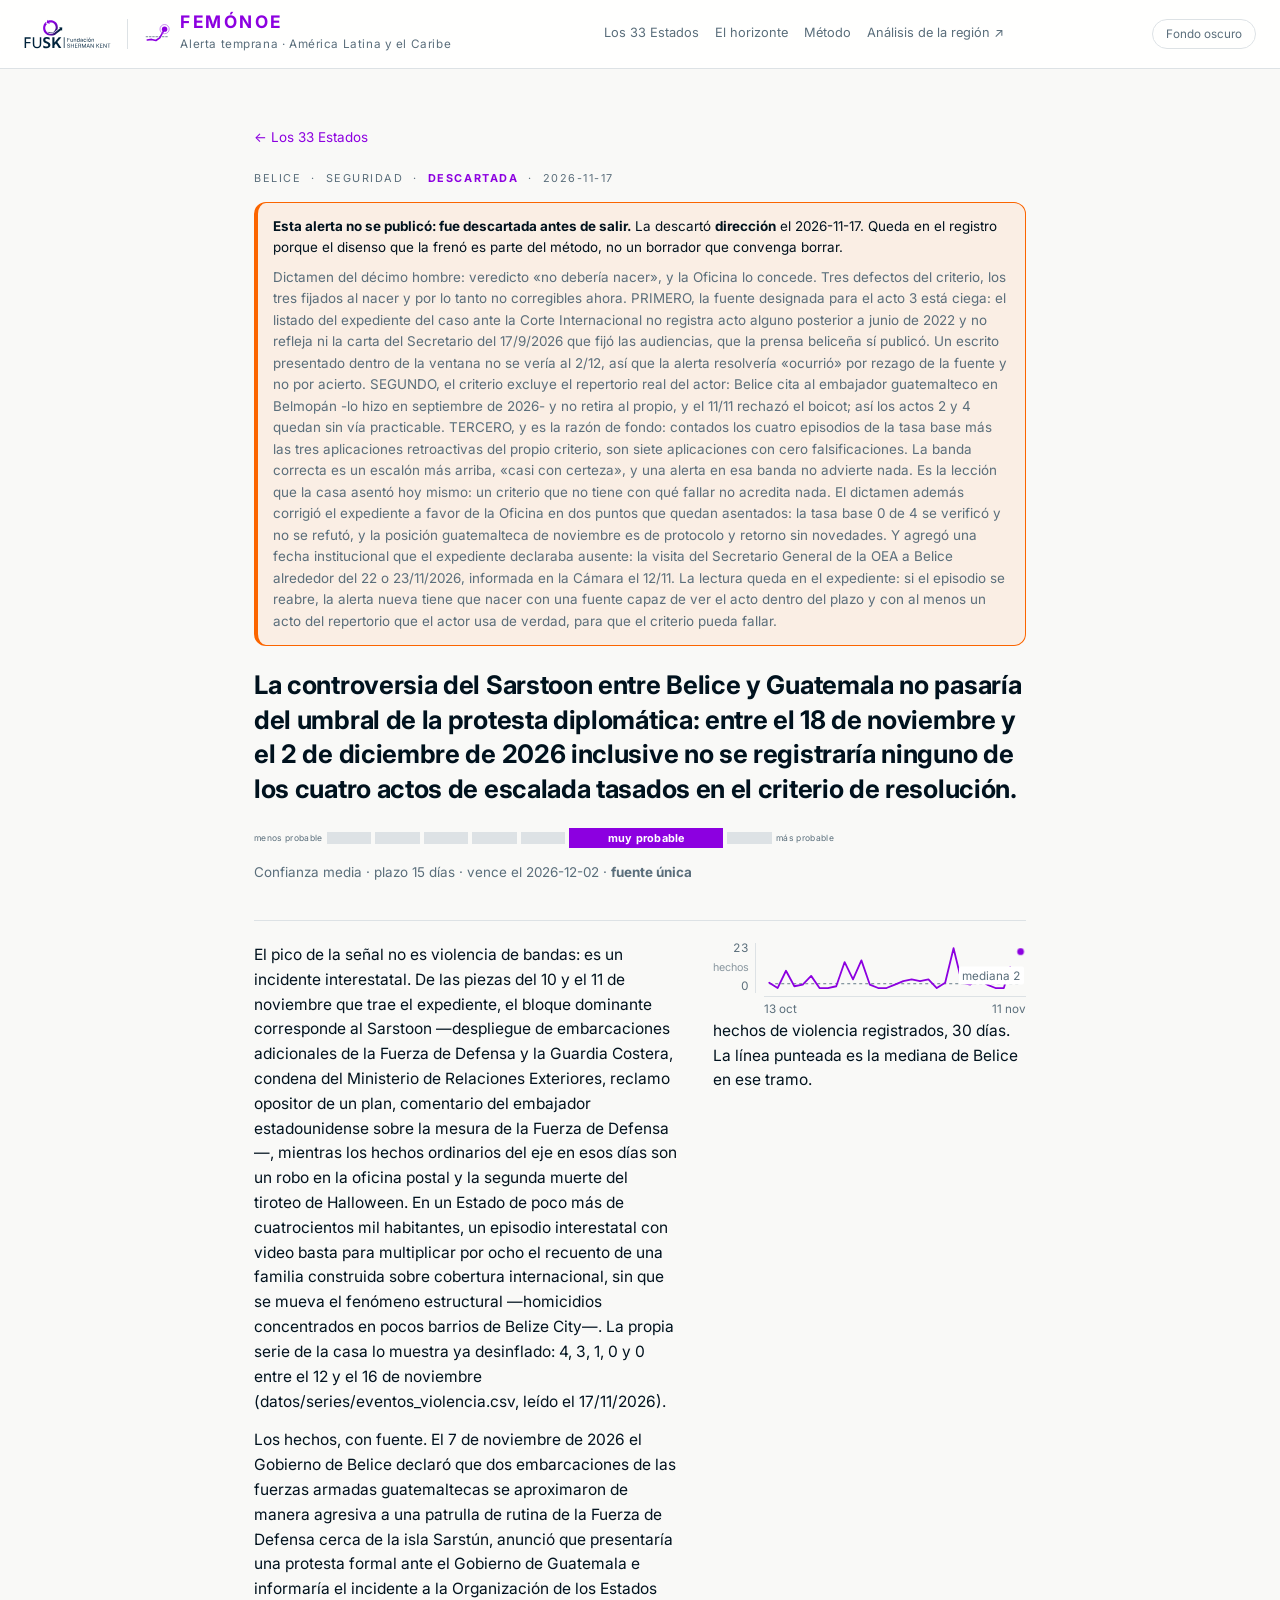
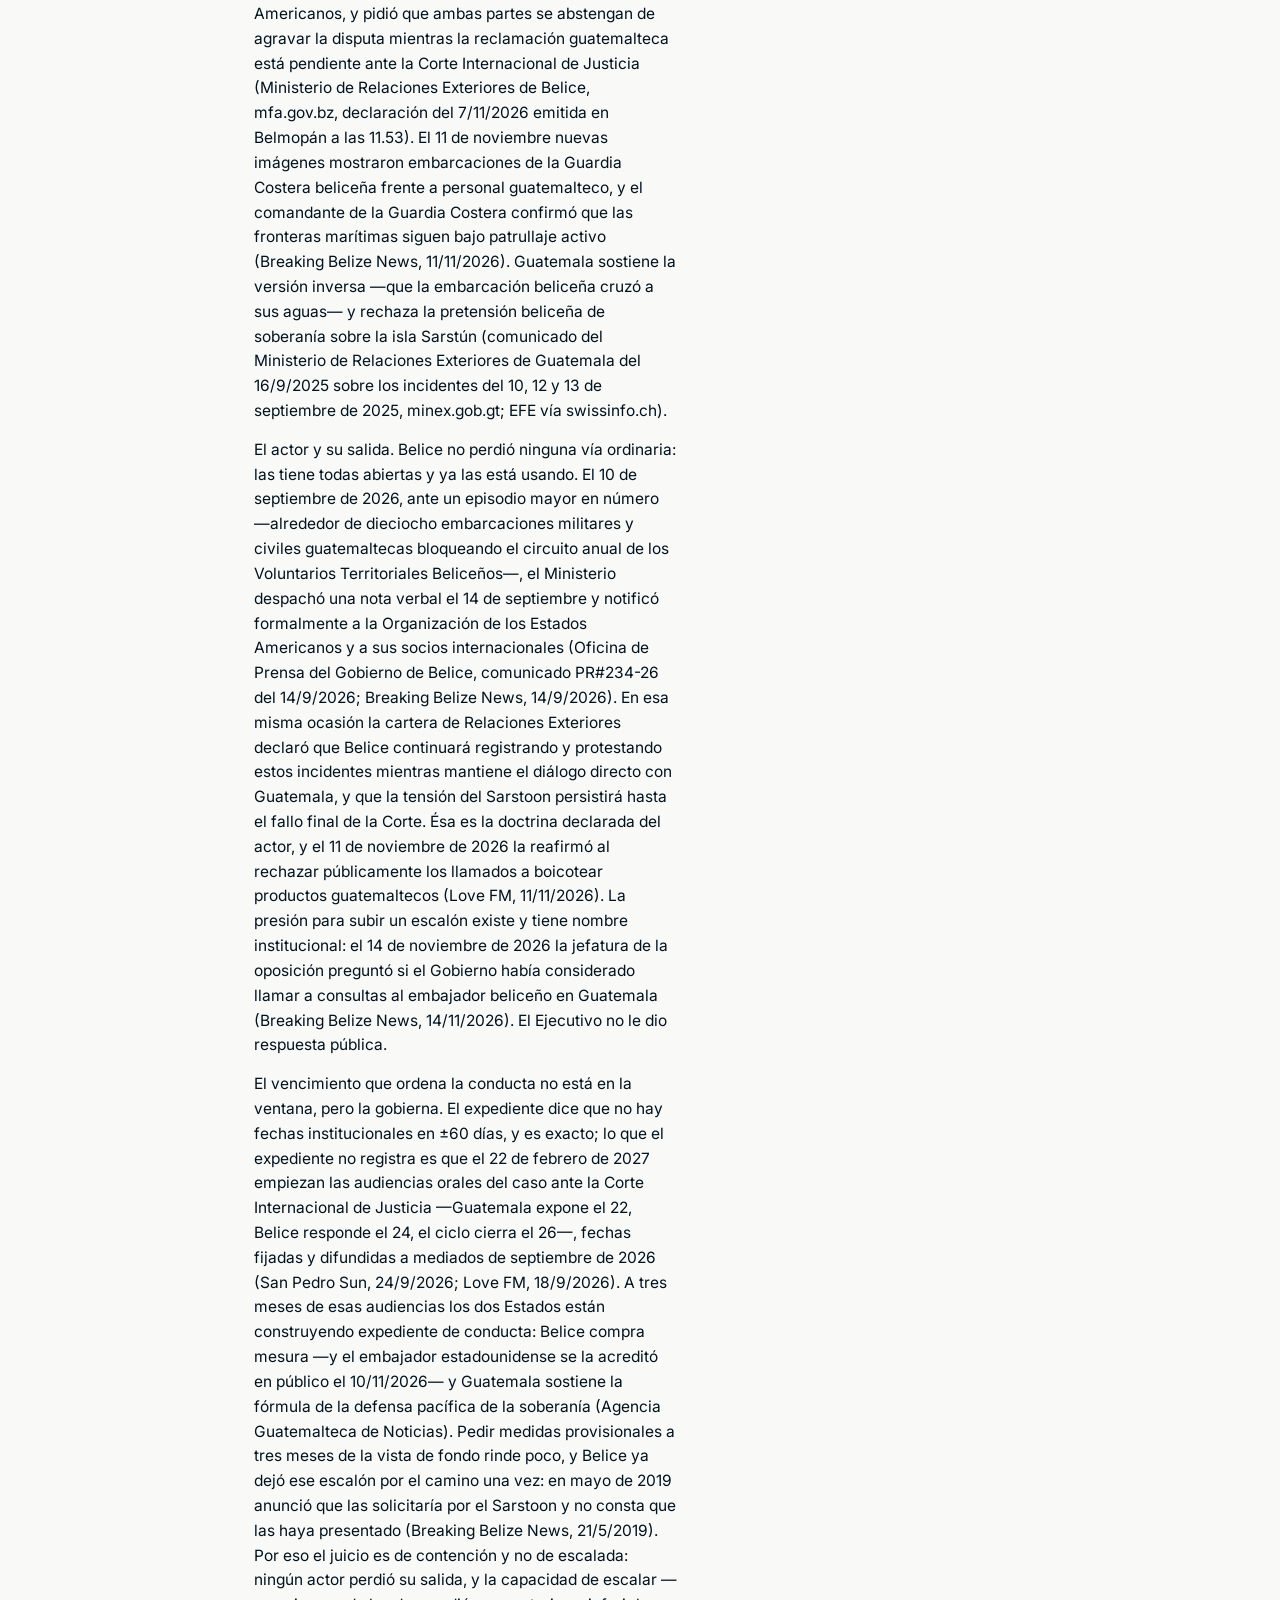
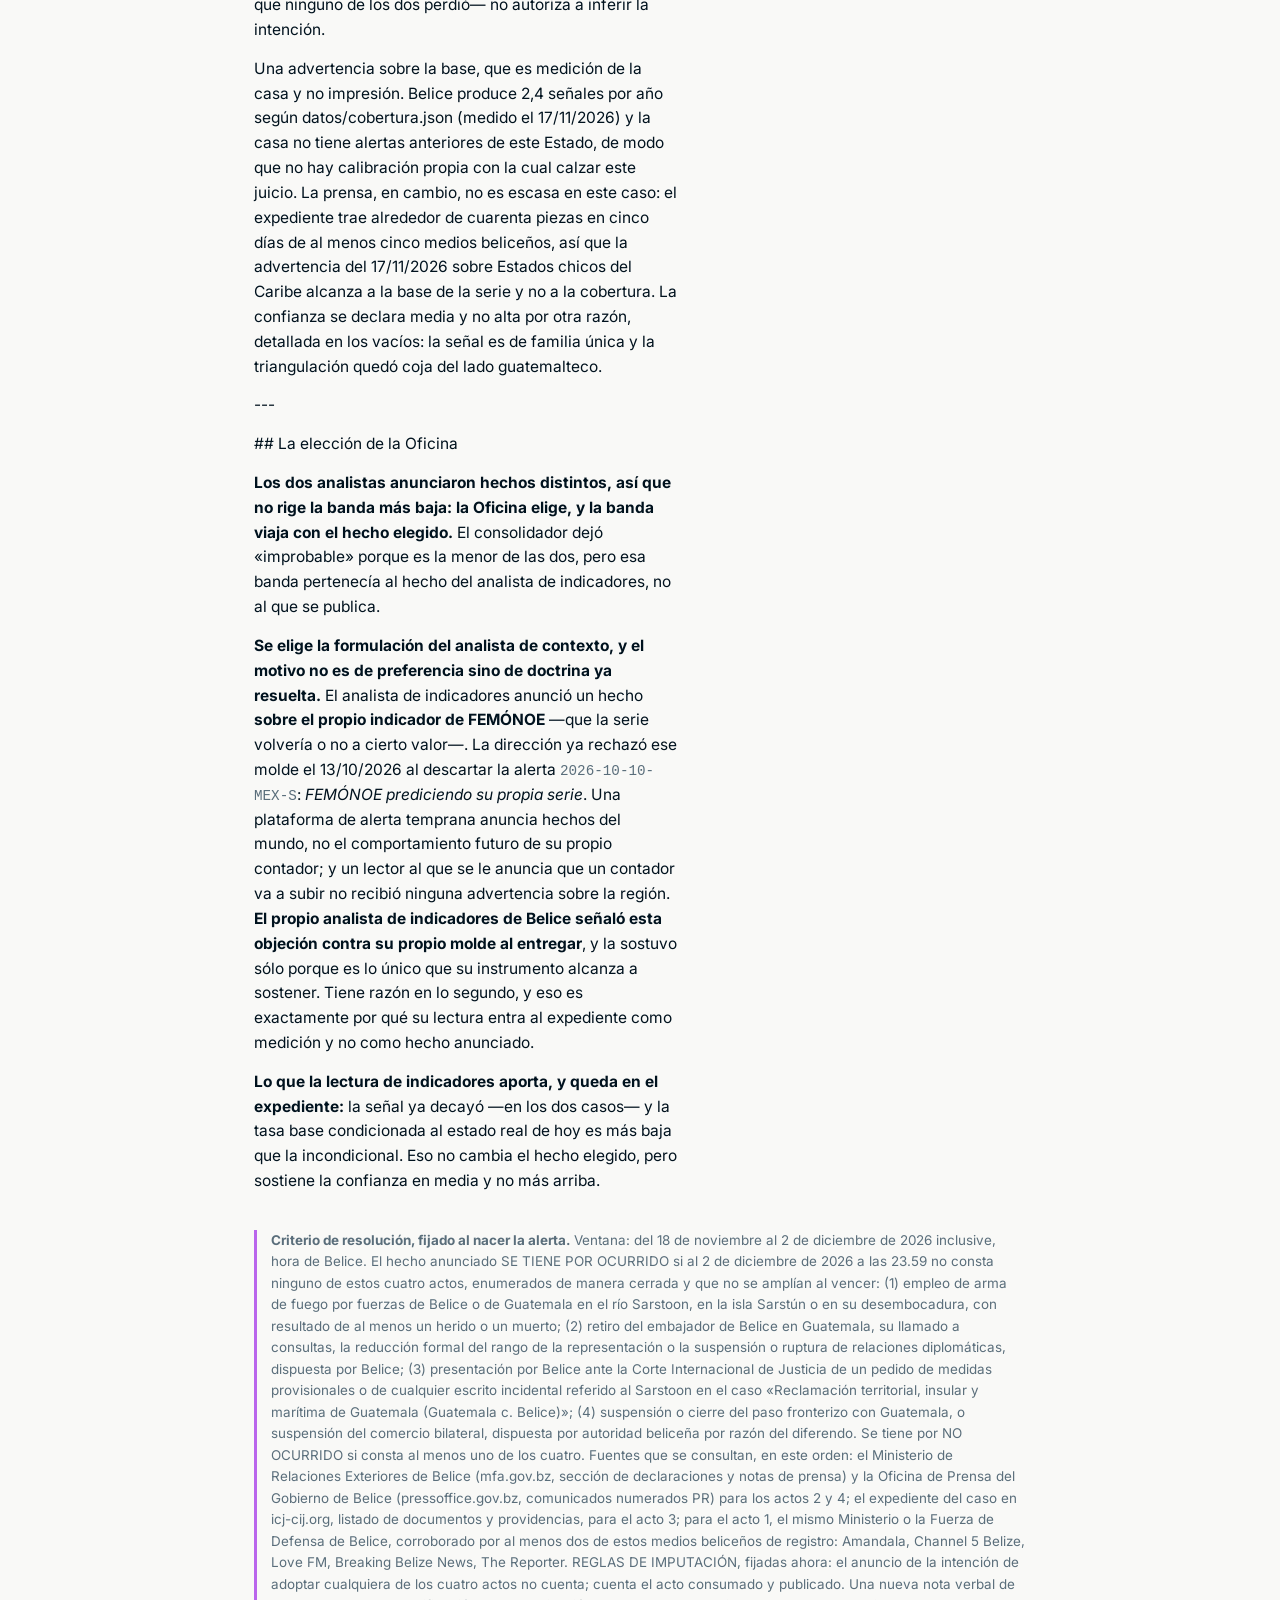
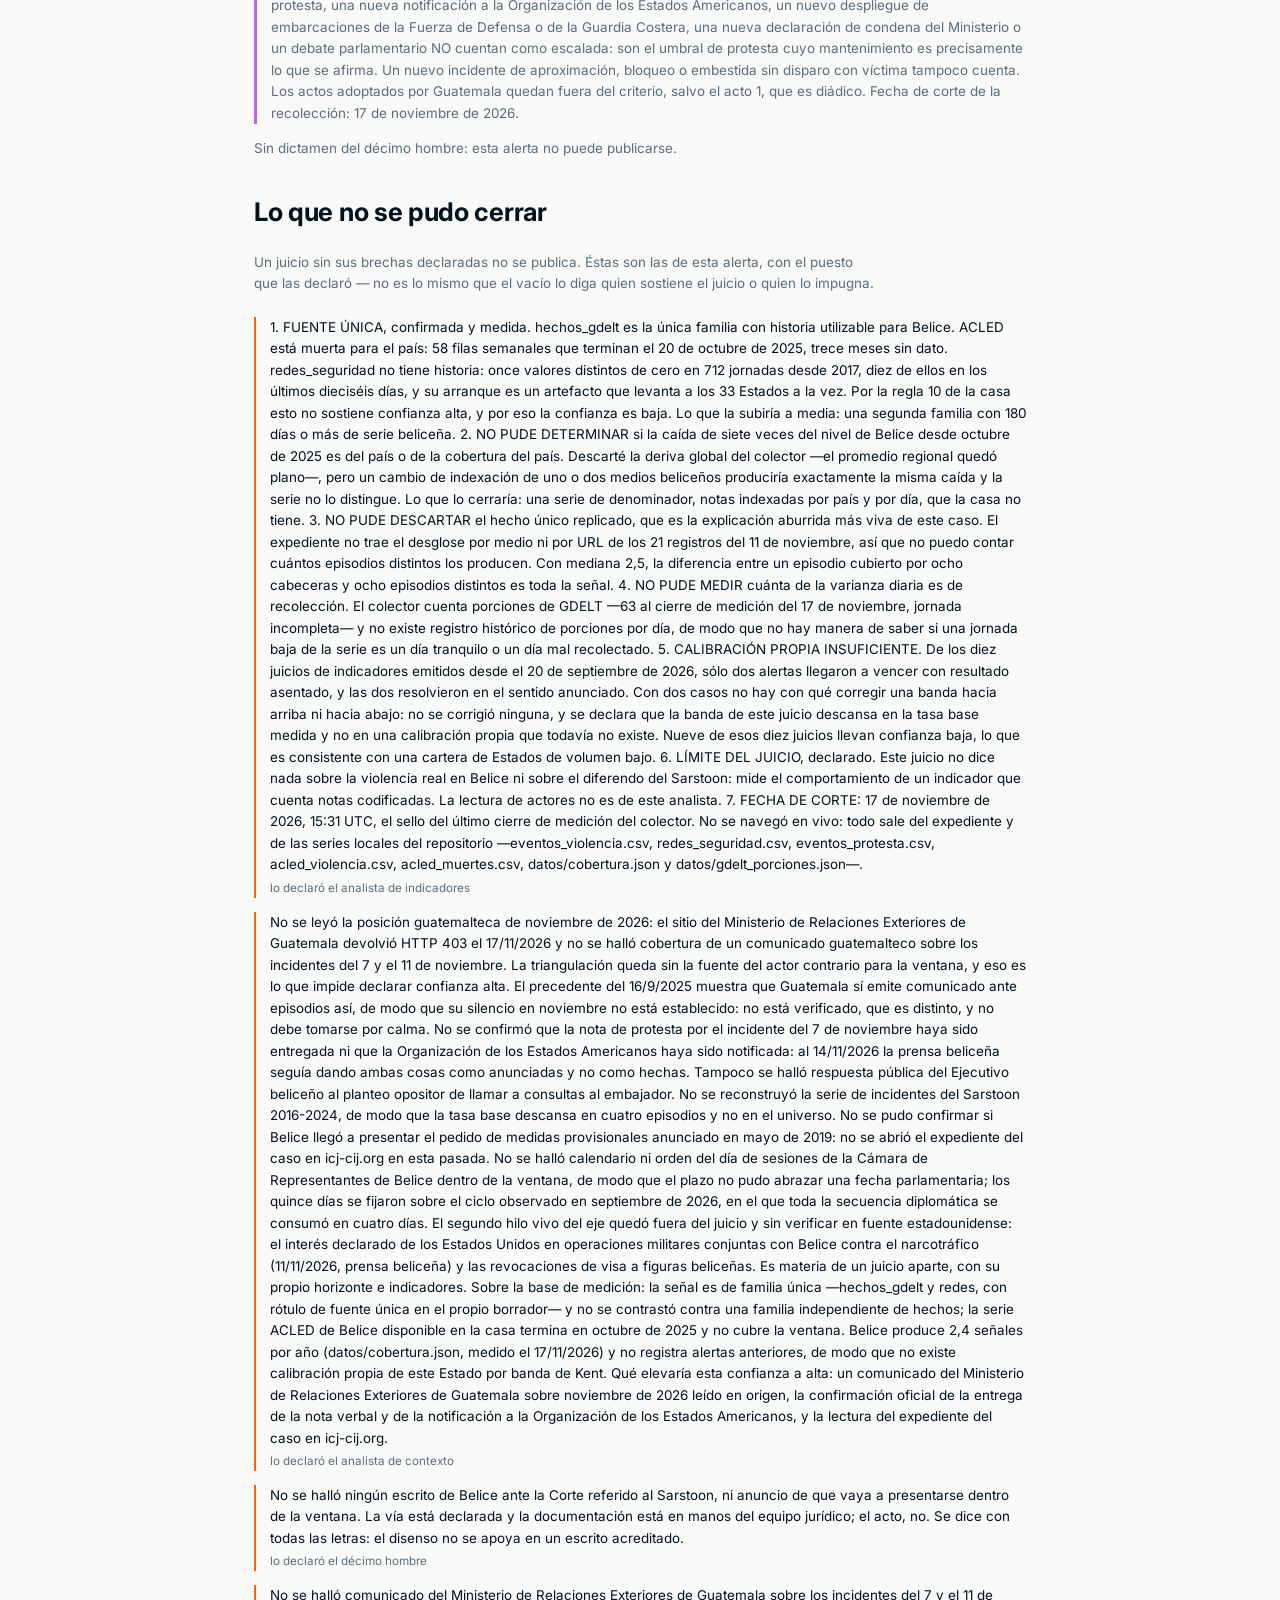
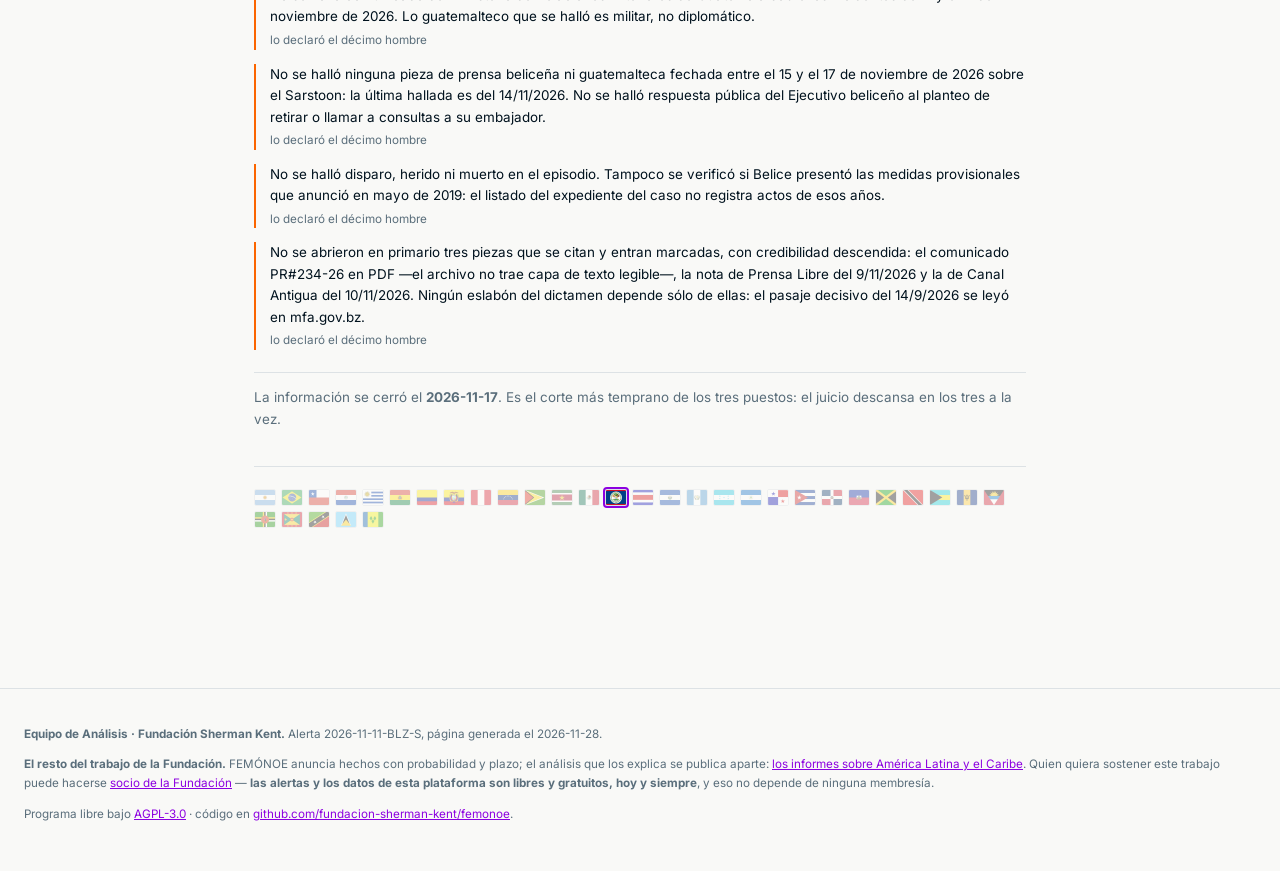
<file: alerta/2026-11-11-BLZ-S.html>
<!doctype html>
<html lang="es">
<head>
<meta charset="utf-8">
<meta name="viewport" content="width=device-width, initial-scale=1">
<!-- Medicion. Es la MISMA etiqueta de la Fundacion que ya usa SIWA: una sola
     propiedad y un solo flujo para las tres plataformas, que se separan despues
     por nombre de host. Si la propiedad cambia, se cambia SOLO esta linea.
     * anonymize_ip: la IP del visitante se recorta antes de guardarse.
     * linker.domains nombra los CUATRO dominios de la casa. Sin eso, un salto
       entre plataformas crea un usuario nuevo y una sesion nueva, y el dato de
       que las plataformas se alimentan entre si no se podria demostrar.
     * El evento de entrada NO se dispara aca. La casa lo crea del lado de
       Analytics, como `siwa_entrada`, a partir de page_view y la direccion.
     * PENDIENTE DE LA DIRECCION: esto instala cookies de medicion; corresponde
       el aviso de privacidad y el consentimiento (Ley 25.326). -->
<script>
  window.FEMONOE_GA = "G-L9ZDDH81GB";
</script>
<script async src="https://www.googletagmanager.com/gtag/js?id=G-L9ZDDH81GB"></script>
<script>
  window.dataLayer = window.dataLayer || [];
  function gtag(){dataLayer.push(arguments);}
  gtag('js', new Date());
  gtag('config', window.FEMONOE_GA, {
    anonymize_ip: true,
    linker: { domains: ['fundacionkent.org', 'siwa.fundacionkent.org',
                        'femonoe.fundacionkent.org', 'ysyry.fundacionkent.org'] }
  });
  // LIMPIA LA DIRECCION DESPUES DE QUE ANALYTICS LA LEYO.
  //
  // El enlace de la casa es `https://femonoe.fundacionkent.org/` y nada mas.
  // Lo largo lo agrega Google: cuando alguien llega desde otro dominio de la
  // Fundacion, el *linker* de Analytics pega un parametro `_gl` de unos cien
  // caracteres. Quien copia la direccion de la barra comparte ESO, y un enlace
  // asi parece roto o rastreador y se comparte menos.
  //
  // `gtag('config')` ya consumio el parametro arriba, de forma sincronica, asi
  // que sacarlo de la barra no rompe la medicion entre dominios: la sesion ya
  // quedo unida. Se saca SOLO `_gl`; los `utm_` se dejan, porque son la unica
  // manera de saber que campana trajo a alguien.
  try {
    var u = new URL(window.location.href);
    if (u.searchParams.has('_gl')) {
      u.searchParams.delete('_gl');
      history.replaceState(null, '', u.pathname + (u.search || '') + u.hash);
    }
  } catch (e) { /* una barra rara no justifica romper la pagina */ }
</script>
<title>Belice · seguridad · FEMÓNOE</title>
<meta name="description" content="Una alerta de FEMÓNOE, con su probabilidad declarada, su plazo, el dictamen del décimo hombre y el criterio fijado al nacer.">
<!-- Cómo se ve el enlace al compartirse. La tarjeta la genera
     `herramientas/tarjeta_redes.py` con la paleta del manual: no es un PNG
     suelto que alguien dibujó una vez. -->
<meta property="og:type" content="website">
<meta property="og:site_name" content="FEMÓNOE · Fundación Sherman Kent">
<meta property="og:locale" content="es_AR">
<meta property="og:title" content="Belice · seguridad · FEMÓNOE">
<meta property="og:description" content="Una alerta de FEMÓNOE, con su probabilidad declarada, su plazo, el dictamen del décimo hombre y el criterio fijado al nacer.">
<link rel="canonical" href="https://femonoe.fundacionkent.org/alerta/2026-11-11-BLZ-S.html">
<meta property="og:url" content="https://femonoe.fundacionkent.org/alerta/2026-11-11-BLZ-S.html">
<meta property="og:image" content="https://femonoe.fundacionkent.org/marca/femonoe-compartir.png?v=b9ab0bce">
<meta property="og:image:width" content="1200">
<meta property="og:image:height" content="630">
<meta property="og:image:alt" content="FEMÓNOE · alerta temprana para América Latina y el Caribe">
<meta name="twitter:card" content="summary_large_image">
<meta name="twitter:title" content="Belice · seguridad · FEMÓNOE">
<meta name="twitter:description" content="Una alerta de FEMÓNOE, con su probabilidad declarada, su plazo, el dictamen del décimo hombre y el criterio fijado al nacer.">
<meta name="twitter:image" content="https://femonoe.fundacionkent.org/marca/femonoe-compartir.png?v=b9ab0bce">
<link rel="preconnect" href="https://fonts.gstatic.com" crossorigin>
<link rel="stylesheet" href="https://fonts.googleapis.com/css2?family=Inter:wght@400;500;700&display=swap">
<link rel="stylesheet" href="../estilos.css?v=2e6076b7">
</head>
<body>

<div class="franja">
  <div class="marca">
    <a href="https://fundacionkent.org/?utm_source=femonoe&amp;utm_medium=referral&amp;utm_campaign=tablero" target="_blank" rel="noopener"
       title="Ir a la web de la Fundación Sherman Kent">
      <img class="logo claro" src="../marca/fusk-lockup-color.svg" alt="Fundación Sherman Kent">
      <img class="logo oscuro" src="../marca/fusk-lockup-blanco.svg" alt="Fundación Sherman Kent"></a>
    <div class="sep"></div>
    <a class="nombre" href="../index.html" title="Volver a la portada de FEMÓNOE">
      <img class="icono" src="../marca/femonoe-marca.svg" alt="">
      <div><h1>FEMÓNOE</h1><small>Alerta temprana · América Latina y el Caribe</small></div>
    </a>
  </div>
  <nav class="franja-nav"><a href="../index.html">Los 33 Estados</a>
    <a href="../horizonte.html">El horizonte</a>
    <a href="../metodo.html">Método</a>
    <a href="https://fundacionkent.org/articulos/?utm_source=femonoe&amp;utm_medium=referral&amp;utm_campaign=franja" target="_blank" rel="noopener">Análisis de la región ↗</a></nav>
  <div class="franja-derecha">
    <button type="button" id="tema" class="tema" aria-pressed="false">Fondo oscuro</button>
  </div>
</div>

<main class="dictamen">
  <a class="volver" href="../index.html">&larr; Los 33 Estados</a>
  <div class="sello"><span>Belice</span> · <span>seguridad</span> ·
    <b>descartada</b> · <span>2026-11-17</span></div>
  <div class="descarte" role="note"><b>Esta alerta no se publicó: fue descartada antes de salir.</b> La descartó <b>dirección</b> el 2026-11-17. Queda en el registro porque el disenso que la frenó es parte del método, no un borrador que convenga borrar.<p>Dictamen del décimo hombre: veredicto «no debería nacer», y la Oficina lo concede. Tres defectos del criterio, los tres fijados al nacer y por lo tanto no corregibles ahora. PRIMERO, la fuente designada para el acto 3 está ciega: el listado del expediente del caso ante la Corte Internacional no registra acto alguno posterior a junio de 2022 y no refleja ni la carta del Secretario del 17/9/2026 que fijó las audiencias, que la prensa beliceña sí publicó. Un escrito presentado dentro de la ventana no se vería al 2/12, así que la alerta resolvería «ocurrió» por rezago de la fuente y no por acierto. SEGUNDO, el criterio excluye el repertorio real del actor: Belice cita al embajador guatemalteco en Belmopán -lo hizo en septiembre de 2026- y no retira al propio, y el 11/11 rechazó el boicot; así los actos 2 y 4 quedan sin vía practicable. TERCERO, y es la razón de fondo: contados los cuatro episodios de la tasa base más las tres aplicaciones retroactivas del propio criterio, son siete aplicaciones con cero falsificaciones. La banda correcta es un escalón más arriba, «casi con certeza», y una alerta en esa banda no advierte nada. Es la lección que la casa asentó hoy mismo: un criterio que no tiene con qué fallar no acredita nada. El dictamen además corrigió el expediente a favor de la Oficina en dos puntos que quedan asentados: la tasa base 0 de 4 se verificó y no se refutó, y la posición guatemalteca de noviembre es de protocolo y retorno sin novedades. Y agregó una fecha institucional que el expediente declaraba ausente: la visita del Secretario General de la OEA a Belice alrededor del 22 o 23/11/2026, informada en la Cámara el 12/11. La lectura queda en el expediente: si el episodio se reabre, la alerta nueva tiene que nacer con una fuente capaz de ver el acto dentro del plazo y con al menos un acto del repertorio que el actor usa de verdad, para que el criterio pueda fallar.</p></div>
  <h2>La controversia del Sarstoon entre Belice y Guatemala no pasaría del umbral de la protesta diplomática: entre el 18 de noviembre y el 2 de diciembre de 2026 inclusive no se registraría ninguno de los cuatro actos de escalada tasados en el criterio de resolución.</h2>
  <div class="kent" role="img" aria-label="Probabilidad: muy probable"><small>menos probable</small><span class="paso" title="casi con certeza no"></span><span class="paso" title="muy improbable"></span><span class="paso" title="improbable"></span><span class="paso" title="posibilidades parejas"></span><span class="paso" title="probable"></span><span class="paso aqui" title="muy probable">muy probable</span><span class="paso" title="casi con certeza"></span><small>más probable</small></div>
  <p class="resumen">Confianza media · plazo 15 días · vence el 2026-12-02 · <b>fuente única</b></p>

  

  <div class="cuerpo">
    <div><p>El pico de la señal no es violencia de bandas: es un incidente interestatal. De las piezas del 10 y el 11 de noviembre que trae el expediente, el bloque dominante corresponde al Sarstoon —despliegue de embarcaciones adicionales de la Fuerza de Defensa y la Guardia Costera, condena del Ministerio de Relaciones Exteriores, reclamo opositor de un plan, comentario del embajador estadounidense sobre la mesura de la Fuerza de Defensa—, mientras los hechos ordinarios del eje en esos días son un robo en la oficina postal y la segunda muerte del tiroteo de Halloween. En un Estado de poco más de cuatrocientos mil habitantes, un episodio interestatal con video basta para multiplicar por ocho el recuento de una familia construida sobre cobertura internacional, sin que se mueva el fenómeno estructural —homicidios concentrados en pocos barrios de Belize City—. La propia serie de la casa lo muestra ya desinflado: 4, 3, 1, 0 y 0 entre el 12 y el 16 de noviembre (datos/series/eventos_violencia.csv, leído el 17/11/2026).</p><p>Los hechos, con fuente. El 7 de noviembre de 2026 el Gobierno de Belice declaró que dos embarcaciones de las fuerzas armadas guatemaltecas se aproximaron de manera agresiva a una patrulla de rutina de la Fuerza de Defensa cerca de la isla Sarstún, anunció que presentaría una protesta formal ante el Gobierno de Guatemala e informaría el incidente a la Organización de los Estados Americanos, y pidió que ambas partes se abstengan de agravar la disputa mientras la reclamación guatemalteca está pendiente ante la Corte Internacional de Justicia (Ministerio de Relaciones Exteriores de Belice, mfa.gov.bz, declaración del 7/11/2026 emitida en Belmopán a las 11.53). El 11 de noviembre nuevas imágenes mostraron embarcaciones de la Guardia Costera beliceña frente a personal guatemalteco, y el comandante de la Guardia Costera confirmó que las fronteras marítimas siguen bajo patrullaje activo (Breaking Belize News, 11/11/2026). Guatemala sostiene la versión inversa —que la embarcación beliceña cruzó a sus aguas— y rechaza la pretensión beliceña de soberanía sobre la isla Sarstún (comunicado del Ministerio de Relaciones Exteriores de Guatemala del 16/9/2025 sobre los incidentes del 10, 12 y 13 de septiembre de 2025, minex.gob.gt; EFE vía swissinfo.ch).</p><p>El actor y su salida. Belice no perdió ninguna vía ordinaria: las tiene todas abiertas y ya las está usando. El 10 de septiembre de 2026, ante un episodio mayor en número —alrededor de dieciocho embarcaciones militares y civiles guatemaltecas bloqueando el circuito anual de los Voluntarios Territoriales Beliceños—, el Ministerio despachó una nota verbal el 14 de septiembre y notificó formalmente a la Organización de los Estados Americanos y a sus socios internacionales (Oficina de Prensa del Gobierno de Belice, comunicado PR#234-26 del 14/9/2026; Breaking Belize News, 14/9/2026). En esa misma ocasión la cartera de Relaciones Exteriores declaró que Belice continuará registrando y protestando estos incidentes mientras mantiene el diálogo directo con Guatemala, y que la tensión del Sarstoon persistirá hasta el fallo final de la Corte. Ésa es la doctrina declarada del actor, y el 11 de noviembre de 2026 la reafirmó al rechazar públicamente los llamados a boicotear productos guatemaltecos (Love FM, 11/11/2026). La presión para subir un escalón existe y tiene nombre institucional: el 14 de noviembre de 2026 la jefatura de la oposición preguntó si el Gobierno había considerado llamar a consultas al embajador beliceño en Guatemala (Breaking Belize News, 14/11/2026). El Ejecutivo no le dio respuesta pública.</p><p>El vencimiento que ordena la conducta no está en la ventana, pero la gobierna. El expediente dice que no hay fechas institucionales en ±60 días, y es exacto; lo que el expediente no registra es que el 22 de febrero de 2027 empiezan las audiencias orales del caso ante la Corte Internacional de Justicia —Guatemala expone el 22, Belice responde el 24, el ciclo cierra el 26—, fechas fijadas y difundidas a mediados de septiembre de 2026 (San Pedro Sun, 24/9/2026; Love FM, 18/9/2026). A tres meses de esas audiencias los dos Estados están construyendo expediente de conducta: Belice compra mesura —y el embajador estadounidense se la acreditó en público el 10/11/2026— y Guatemala sostiene la fórmula de la defensa pacífica de la soberanía (Agencia Guatemalteca de Noticias). Pedir medidas provisionales a tres meses de la vista de fondo rinde poco, y Belice ya dejó ese escalón por el camino una vez: en mayo de 2019 anunció que las solicitaría por el Sarstoon y no consta que las haya presentado (Breaking Belize News, 21/5/2019). Por eso el juicio es de contención y no de escalada: ningún actor perdió su salida, y la capacidad de escalar —que ninguno de los dos perdió— no autoriza a inferir la intención.</p><p>Una advertencia sobre la base, que es medición de la casa y no impresión. Belice produce 2,4 señales por año según datos/cobertura.json (medido el 17/11/2026) y la casa no tiene alertas anteriores de este Estado, de modo que no hay calibración propia con la cual calzar este juicio. La prensa, en cambio, no es escasa en este caso: el expediente trae alrededor de cuarenta piezas en cinco días de al menos cinco medios beliceños, así que la advertencia del 17/11/2026 sobre Estados chicos del Caribe alcanza a la base de la serie y no a la cobertura. La confianza se declara media y no alta por otra razón, detallada en los vacíos: la señal es de familia única y la triangulación quedó coja del lado guatemalteco.</p><p>---</p><p>## La elección de la Oficina</p><p><b>Los dos analistas anunciaron hechos distintos, así que no rige la banda más baja: la Oficina elige, y la banda viaja con el hecho elegido.</b> El consolidador dejó «improbable» porque es la menor de las dos, pero esa banda pertenecía al hecho del analista de indicadores, no al que se publica.</p><p><b>Se elige la formulación del analista de contexto, y el motivo no es de preferencia sino de doctrina ya resuelta.</b> El analista de indicadores anunció un hecho <b>sobre el propio indicador de FEMÓNOE</b> —que la serie volvería o no a cierto valor—. La dirección ya rechazó ese molde el 13/10/2026 al descartar la alerta <code>2026-10-10-MEX-S</code>: <i>FEMÓNOE prediciendo su propia serie</i>. Una plataforma de alerta temprana anuncia hechos del mundo, no el comportamiento futuro de su propio contador; y un lector al que se le anuncia que un contador va a subir no recibió ninguna advertencia sobre la región. <b>El propio analista de indicadores de Belice señaló esta objeción contra su propio molde al entregar</b>, y la sostuvo sólo porque es lo único que su instrumento alcanza a sostener. Tiene razón en lo segundo, y eso es exactamente por qué su lectura entra al expediente como medición y no como hecho anunciado.</p><p><b>Lo que la lectura de indicadores aporta, y queda en el expediente:</b> la señal ya decayó —en los dos casos— y la tasa base condicionada al estado real de hoy es más baja que la incondicional. Eso no cambia el hecho elegido, pero sostiene la confianza en media y no más arriba.</p></div>
    <figure style="margin:0"><div class="serie"><div class="eje-y"><span>23</span><span class="unidad">hechos</span><span>0</span></div><div class="trama"><svg class="chispa" viewBox="0 0 250 48" role="img" preserveAspectRatio="none" aria-label="Los últimos 31 días de la serie"><line x1="5" y1="38.9" x2="245" y2="38.9" stroke="var(--acero)" stroke-width="1" stroke-dasharray="3 3"/><polyline class="trazo" points="5.0,38.0 13.0,43.0 21.0,26.5 29.0,41.3 37.0,39.7 45.0,31.4 53.0,43.0 61.0,43.0 69.0,41.3 77.0,18.2 85.0,34.7 93.0,16.6 101.0,39.7 109.0,43.0 117.0,43.0 125.0,39.7 133.0,36.4 141.0,34.7 149.0,36.4 157.0,34.7 165.0,43.0 173.0,38.0 181.0,5.0 189.0,38.0 197.0,39.7 205.0,34.7 213.0,39.7 221.0,43.0 229.0,43.0 237.0,16.6 245.0,8.3" fill="none" stroke="var(--violeta)" stroke-width="1.8" stroke-linejoin="round" stroke-linecap="round" stroke-dasharray="412" style="--largo:412"/><circle class="punta" cx="245.0" cy="8.3" r="3.2" fill="var(--violeta)"/></svg><span class="rot-mediana" style="--y:89.1%">mediana 2</span></div><div class="eje-x"><span>13 oct</span><span>11 nov</span></div></div><figcaption title="serie: eventos_violencia">hechos de violencia registrados, 30 días. La línea punteada es la mediana de Belice en ese tramo.</figcaption></figure>
  </div>

  

  <p class="criterio"><b>Criterio de resolución, fijado al nacer la alerta.</b>
    Ventana: del 18 de noviembre al 2 de diciembre de 2026 inclusive, hora de Belice. El hecho anunciado SE TIENE POR OCURRIDO si al 2 de diciembre de 2026 a las 23.59 no consta ninguno de estos cuatro actos, enumerados de manera cerrada y que no se amplían al vencer: (1) empleo de arma de fuego por fuerzas de Belice o de Guatemala en el río Sarstoon, en la isla Sarstún o en su desembocadura, con resultado de al menos un herido o un muerto; (2) retiro del embajador de Belice en Guatemala, su llamado a consultas, la reducción formal del rango de la representación o la suspensión o ruptura de relaciones diplomáticas, dispuesta por Belice; (3) presentación por Belice ante la Corte Internacional de Justicia de un pedido de medidas provisionales o de cualquier escrito incidental referido al Sarstoon en el caso «Reclamación territorial, insular y marítima de Guatemala (Guatemala c. Belice)»; (4) suspensión o cierre del paso fronterizo con Guatemala, o suspensión del comercio bilateral, dispuesta por autoridad beliceña por razón del diferendo. Se tiene por NO OCURRIDO si consta al menos uno de los cuatro. Fuentes que se consultan, en este orden: el Ministerio de Relaciones Exteriores de Belice (mfa.gov.bz, sección de declaraciones y notas de prensa) y la Oficina de Prensa del Gobierno de Belice (pressoffice.gov.bz, comunicados numerados PR) para los actos 2 y 4; el expediente del caso en icj-cij.org, listado de documentos y providencias, para el acto 3; para el acto 1, el mismo Ministerio o la Fuerza de Defensa de Belice, corroborado por al menos dos de estos medios beliceños de registro: Amandala, Channel 5 Belize, Love FM, Breaking Belize News, The Reporter. REGLAS DE IMPUTACIÓN, fijadas ahora: el anuncio de la intención de adoptar cualquiera de los cuatro actos no cuenta; cuenta el acto consumado y publicado. Una nueva nota verbal de protesta, una nueva notificación a la Organización de los Estados Americanos, un nuevo despliegue de embarcaciones de la Fuerza de Defensa o de la Guardia Costera, una nueva declaración de condena del Ministerio o un debate parlamentario NO cuentan como escalada: son el umbral de protesta cuyo mantenimiento es precisamente lo que se afirma. Un nuevo incidente de aproximación, bloqueo o embestida sin disparo con víctima tampoco cuenta. Los actos adoptados por Guatemala quedan fuera del criterio, salvo el acto 1, que es diádico. Fecha de corte de la recolección: 17 de noviembre de 2026.</p>

  

  <p class="disenso falta">Sin dictamen del décimo hombre: esta alerta no puede publicarse.</p>

  <section class="vacios"><h2>Lo que no se pudo cerrar</h2><p class="referencia">Un juicio sin sus brechas declaradas no se publica. Éstas son las de esta alerta, con el puesto que las declaró — no es lo mismo que el vacío lo diga quien sostiene el juicio o quien lo impugna.</p><ul><li>1. FUENTE ÚNICA, confirmada y medida. hechos_gdelt es la única familia con historia utilizable para Belice. ACLED está muerta para el país: 58 filas semanales que terminan el 20 de octubre de 2025, trece meses sin dato. redes_seguridad no tiene historia: once valores distintos de cero en 712 jornadas desde 2017, diez de ellos en los últimos dieciséis días, y su arranque es un artefacto que levanta a los 33 Estados a la vez. Por la regla 10 de la casa esto no sostiene confianza alta, y por eso la confianza es baja. Lo que la subiría a media: una segunda familia con 180 días o más de serie beliceña. 2. NO PUDE DETERMINAR si la caída de siete veces del nivel de Belice desde octubre de 2025 es del país o de la cobertura del país. Descarté la deriva global del colector —el promedio regional quedó plano—, pero un cambio de indexación de uno o dos medios beliceños produciría exactamente la misma caída y la serie no lo distingue. Lo que lo cerraría: una serie de denominador, notas indexadas por país y por día, que la casa no tiene. 3. NO PUDE DESCARTAR el hecho único replicado, que es la explicación aburrida más viva de este caso. El expediente no trae el desglose por medio ni por URL de los 21 registros del 11 de noviembre, así que no puedo contar cuántos episodios distintos los producen. Con mediana 2,5, la diferencia entre un episodio cubierto por ocho cabeceras y ocho episodios distintos es toda la señal. 4. NO PUDE MEDIR cuánta de la varianza diaria es de recolección. El colector cuenta porciones de GDELT —63 al cierre de medición del 17 de noviembre, jornada incompleta— y no existe registro histórico de porciones por día, de modo que no hay manera de saber si una jornada baja de la serie es un día tranquilo o un día mal recolectado. 5. CALIBRACIÓN PROPIA INSUFICIENTE. De los diez juicios de indicadores emitidos desde el 20 de septiembre de 2026, sólo dos alertas llegaron a vencer con resultado asentado, y las dos resolvieron en el sentido anunciado. Con dos casos no hay con qué corregir una banda hacia arriba ni hacia abajo: no se corrigió ninguna, y se declara que la banda de este juicio descansa en la tasa base medida y no en una calibración propia que todavía no existe. Nueve de esos diez juicios llevan confianza baja, lo que es consistente con una cartera de Estados de volumen bajo. 6. LÍMITE DEL JUICIO, declarado. Este juicio no dice nada sobre la violencia real en Belice ni sobre el diferendo del Sarstoon: mide el comportamiento de un indicador que cuenta notas codificadas. La lectura de actores no es de este analista. 7. FECHA DE CORTE: 17 de noviembre de 2026, 15:31 UTC, el sello del último cierre de medición del colector. No se navegó en vivo: todo sale del expediente y de las series locales del repositorio —eventos_violencia.csv, redes_seguridad.csv, eventos_protesta.csv, acled_violencia.csv, acled_muertes.csv, datos/cobertura.json y datos/gdelt_porciones.json—.<span class="quien">lo declaró el analista de indicadores</span></li><li>No se leyó la posición guatemalteca de noviembre de 2026: el sitio del Ministerio de Relaciones Exteriores de Guatemala devolvió HTTP 403 el 17/11/2026 y no se halló cobertura de un comunicado guatemalteco sobre los incidentes del 7 y el 11 de noviembre. La triangulación queda sin la fuente del actor contrario para la ventana, y eso es lo que impide declarar confianza alta. El precedente del 16/9/2025 muestra que Guatemala sí emite comunicado ante episodios así, de modo que su silencio en noviembre no está establecido: no está verificado, que es distinto, y no debe tomarse por calma. No se confirmó que la nota de protesta por el incidente del 7 de noviembre haya sido entregada ni que la Organización de los Estados Americanos haya sido notificada: al 14/11/2026 la prensa beliceña seguía dando ambas cosas como anunciadas y no como hechas. Tampoco se halló respuesta pública del Ejecutivo beliceño al planteo opositor de llamar a consultas al embajador. No se reconstruyó la serie de incidentes del Sarstoon 2016-2024, de modo que la tasa base descansa en cuatro episodios y no en el universo. No se pudo confirmar si Belice llegó a presentar el pedido de medidas provisionales anunciado en mayo de 2019: no se abrió el expediente del caso en icj-cij.org en esta pasada. No se halló calendario ni orden del día de sesiones de la Cámara de Representantes de Belice dentro de la ventana, de modo que el plazo no pudo abrazar una fecha parlamentaria; los quince días se fijaron sobre el ciclo observado en septiembre de 2026, en el que toda la secuencia diplomática se consumó en cuatro días. El segundo hilo vivo del eje quedó fuera del juicio y sin verificar en fuente estadounidense: el interés declarado de los Estados Unidos en operaciones militares conjuntas con Belice contra el narcotráfico (11/11/2026, prensa beliceña) y las revocaciones de visa a figuras beliceñas. Es materia de un juicio aparte, con su propio horizonte e indicadores. Sobre la base de medición: la señal es de familia única —hechos_gdelt y redes, con rótulo de fuente única en el propio borrador— y no se contrastó contra una familia independiente de hechos; la serie ACLED de Belice disponible en la casa termina en octubre de 2025 y no cubre la ventana. Belice produce 2,4 señales por año (datos/cobertura.json, medido el 17/11/2026) y no registra alertas anteriores, de modo que no existe calibración propia de este Estado por banda de Kent. Qué elevaría esta confianza a alta: un comunicado del Ministerio de Relaciones Exteriores de Guatemala sobre noviembre de 2026 leído en origen, la confirmación oficial de la entrega de la nota verbal y de la notificación a la Organización de los Estados Americanos, y la lectura del expediente del caso en icj-cij.org.<span class="quien">lo declaró el analista de contexto</span></li><li>No se halló ningún escrito de Belice ante la Corte referido al Sarstoon, ni anuncio de que vaya a presentarse dentro de la ventana. La vía está declarada y la documentación está en manos del equipo jurídico; el acto, no. Se dice con todas las letras: el disenso no se apoya en un escrito acreditado.<span class="quien">lo declaró el décimo hombre</span></li><li>No se halló comunicado del Ministerio de Relaciones Exteriores de Guatemala sobre los incidentes del 7 y el 11 de noviembre de 2026. Lo guatemalteco que se halló es militar, no diplomático.<span class="quien">lo declaró el décimo hombre</span></li><li>No se halló ninguna pieza de prensa beliceña ni guatemalteca fechada entre el 15 y el 17 de noviembre de 2026 sobre el Sarstoon: la última hallada es del 14/11/2026. No se halló respuesta pública del Ejecutivo beliceño al planteo de retirar o llamar a consultas a su embajador.<span class="quien">lo declaró el décimo hombre</span></li><li>No se halló disparo, herido ni muerto en el episodio. Tampoco se verificó si Belice presentó las medidas provisionales que anunció en mayo de 2019: el listado del expediente del caso no registra actos de esos años.<span class="quien">lo declaró el décimo hombre</span></li><li>No se abrieron en primario tres piezas que se citan y entran marcadas, con credibilidad descendida: el comunicado PR#234-26 en PDF —el archivo no trae capa de texto legible—, la nota de Prensa Libre del 9/11/2026 y la de Canal Antigua del 10/11/2026. Ningún eslabón del dictamen depende sólo de ellas: el pasaje decisivo del 14/9/2026 se leyó en mfa.gov.bz.<span class="quien">lo declaró el décimo hombre</span></li></ul><p class="corte">La información se cerró el <b>2026-11-17</b>. Es el corte más temprano de los tres puestos: el juicio descansa en los tres a la vez.</p></section>

  <div class="tira" title="Los 33 Estados; en violeta, el de esta alerta"><img src="../banderas/ARG.png" alt="Argentina"><img src="../banderas/BRA.png" alt="Brasil"><img src="../banderas/CHL.png" alt="Chile"><img src="../banderas/PRY.png" alt="Paraguay"><img src="../banderas/URY.png" alt="Uruguay"><img src="../banderas/BOL.png" alt="Bolivia"><img src="../banderas/COL.png" alt="Colombia"><img src="../banderas/ECU.png" alt="Ecuador"><img src="../banderas/PER.png" alt="Perú"><img src="../banderas/VEN.png" alt="Venezuela"><img src="../banderas/GUY.png" alt="Guyana"><img src="../banderas/SUR.png" alt="Surinam"><img src="../banderas/MEX.png" alt="México"><img src="../banderas/BLZ.png" alt="Belice" class="viva"><img src="../banderas/CRI.png" alt="Costa Rica"><img src="../banderas/SLV.png" alt="El Salvador"><img src="../banderas/GTM.png" alt="Guatemala"><img src="../banderas/HND.png" alt="Honduras"><img src="../banderas/NIC.png" alt="Nicaragua"><img src="../banderas/PAN.png" alt="Panamá"><img src="../banderas/CUB.png" alt="Cuba"><img src="../banderas/DOM.png" alt="República Dominicana"><img src="../banderas/HTI.png" alt="Haití"><img src="../banderas/JAM.png" alt="Jamaica"><img src="../banderas/TTO.png" alt="Trinidad y Tobago"><img src="../banderas/BHS.png" alt="Bahamas"><img src="../banderas/BRB.png" alt="Barbados"><img src="../banderas/ATG.png" alt="Antigua y Barbuda"><img src="../banderas/DMA.png" alt="Dominica"><img src="../banderas/GRD.png" alt="Granada"><img src="../banderas/KNA.png" alt="San Cristóbal y Nieves"><img src="../banderas/LCA.png" alt="Santa Lucía"><img src="../banderas/VCT.png" alt="San Vicente y las Granadinas"></div>
</main>

<script>
  (function () {
    var raiz = document.documentElement, boton = document.getElementById("tema");
    function poner(modo) {
      raiz.setAttribute("data-tema", modo);
      boton.textContent = modo === "oscuro" ? "Fondo claro" : "Fondo oscuro";
      boton.setAttribute("aria-pressed", modo === "oscuro" ? "true" : "false");
    }
    var guardado = null;
    try { guardado = localStorage.getItem("femonoe-tema"); } catch (e) { guardado = null; }
    poner(guardado === "oscuro" ? "oscuro" : "claro");
    boton.onclick = function () {
      var nuevo = raiz.getAttribute("data-tema") === "oscuro" ? "claro" : "oscuro";
      poner(nuevo);
      try { localStorage.setItem("femonoe-tema", nuevo); } catch (e) { /* sin memoria */ }
    };
  })();</script>

<footer>
  <b>Equipo de Análisis · Fundación Sherman Kent.</b> Alerta 2026-11-11-BLZ-S, página generada el 2026-11-28.

  <p><b>El resto del trabajo de la Fundación.</b> FEMÓNOE anuncia
  hechos con probabilidad y plazo; el análisis que los explica se publica aparte:
  <a href="https://fundacionkent.org/articulos/?utm_source=femonoe&amp;utm_medium=referral&amp;utm_campaign=pie" target="_blank" rel="noopener">los informes sobre América
  Latina y el Caribe</a>. Quien quiera sostener este trabajo puede hacerse
  <a href="https://fundacionkent.org/membresias/?utm_source=femonoe&amp;utm_medium=referral&amp;utm_campaign=pie" target="_blank" rel="noopener">socio de la Fundación</a>
  — <b>las alertas y los datos de esta plataforma son libres y gratuitos, hoy y
  siempre</b>, y eso no depende de ninguna membresía.</p>

  <p>Programa libre bajo <a href="https://www.gnu.org/licenses/agpl-3.0.html" target="_blank"
  rel="noopener">AGPL-3.0</a> · código en
  <a href="https://github.com/fundacion-sherman-kent/femonoe" target="_blank"
  rel="noopener">github.com/fundacion-sherman-kent/femonoe</a>.</p>
</footer>
<script>
  // Lo que llega a la vista, entra.
  //
  // **Por qué no usa `IntersectionObserver`.** Es la herramienta correcta para
  // esto, pero el 2/10/2026 no entregó una sola llamada en el entorno donde la
  // Oficina verifica, ni siquiera creada a mano sobre un elemento a la vista.
  // Puede ser una limitación de ese entorno y no del navegador del lector —
  // pero **una función que no se puede comprobar no se publica**. Un recorrido
  // sobre la posición de cada pieza es más tosco, se puede medir, y con unas
  // decenas de piezas no cuesta nada.
  //
  // El estado por defecto del sitio es «todo a la vista»: si este programa no
  // corre, no se pierde nada. La animación se agrega; nunca se resta.
  (function () {
    var piezas = [].slice.call(document.querySelectorAll(".revela"));
    if (!piezas.length) { return; }
    var pedido = false;
    function mirar() {
      pedido = false;
      var alto = window.innerHeight || document.documentElement.clientHeight;
      for (var i = piezas.length - 1; i >= 0; i--) {
        var r = piezas[i].getBoundingClientRect();
        // Entra cuando su borde superior cruza el 92 % de la pantalla: un poco
        // antes de llegar abajo del todo, para que no aparezca de golpe.
        //
        // **Sin exigir que siga a la vista.** La primera versión pedía además
        // `r.bottom > 0`, y entonces una pieza que se pasaba de largo sin haber
        // sido mirada —por un salto de ancla, por una vuelta atrás, por rodar
        // rápido— quedaba invisible para siempre. Una animación de entrada que
        // puede dejar una sección en blanco no es una animación: es un defecto.
        if (r.top < alto * 0.92) {
          piezas[i].classList.add("visible");
          piezas.splice(i, 1);          // entra una vez y se deja de mirar
        }
      }
      if (!piezas.length) {
        window.removeEventListener("scroll", pedir);
        window.removeEventListener("resize", pedir);
      }
    }
    // Sin `requestAnimationFrame`: el 2/10/2026 no se entregó de forma fiable
    // en el entorno donde la Oficina verifica, y una entrada que a veces no
    // ocurre deja secciones en blanco. El freno por tiempo es más tosco y se
    // puede medir. Con unas decenas de piezas, el costo es imperceptible.
    var ultimo = 0;
    function pedir() {
      var ahora = Date.now();
      if (pedido || ahora - ultimo < 80) { return; }
      ultimo = ahora;
      pedido = true;
      setTimeout(mirar, 0);
    }
    window.addEventListener("scroll", pedir, { passive: true });
    window.addEventListener("resize", pedir);
    mirar();
  })();
</script>
</body>
</html>
</file>
<file: estilos.css>
/* FEMÓNOE · sistema visual. Fuente única.
   ---------------------------------------------------------------------------
   Esto NO es la hoja de estilos de una página: es el sistema que leen la
   portada, la página de alerta y lo que venga después. Antes vivía incrustado
   en tablero.py, que es como se degrada un diseño: cada función nueva agrega su
   propio CSS al lado y en tres meses no hay sistema, hay sedimento.

   Los colores entran por sustitución desde la paleta de la casa (@@color-x@@),
   que sale del manual de identidad FUSK y no se redefine acá.

   Las cuatro reglas que gobiernan todo lo de abajo:
   1. Una sola cosa manda por pantalla. Si todo pesa igual, nada pesa.
   2. El color tiene función, no decora. El violeta marca lo que está vivo.
   3. El dato se lee como dato: cifra grande, rótulo chico arriba.
   4. Fondo claro por defecto. El oscuro sólo si el lector lo elige.
   =========================================================================== */

:root {
  /* Paleta de la casa */
  --azul: #00121E;
  --fondo: #F9F9F7;
  --superficie: #FFFFFF;
  --linea: #DDE2E5;
  --violeta: #8C00E0;
  --violeta-claro: #BA66EC;
  --violeta-profundo: #460070;
  --acero: #667B89;
  --texto2: #5A6E7B;
  --naranja: #FB6500;
  /* Dirección del movimiento. Leídos el 2/10/2026 de la hoja de SIWA, para que
     las dos plataformas de la casa digan lo mismo con el mismo color. No son
     un invento de FEMÓNOE: SIWA ya los publica. */
  --verde: #3FA796;
  --rojo: #C23B22;

  --texto: var(--azul);
  --sombra: 0 1px 2px rgba(0, 18, 30, .06), 0 8px 24px -12px rgba(0, 18, 30, .14);
  --sombra-alta: 0 2px 4px rgba(0, 18, 30, .08), 0 16px 32px -14px rgba(0, 18, 30, .22);
  --tenue: color-mix(in srgb, var(--violeta) 5%, transparent);

  /* Escala tipográfica. Los saltos son grandes a propósito: una escala blanda
     es exactamente lo que hace que una página se vea plana. */
  --t-display: clamp(1.9rem, 1.2rem + 2.6vw, 3rem);
  --t-titulo: clamp(1.25rem, 1.05rem + .7vw, 1.6rem);
  --t-seccion: .76rem;
  --t-cuerpo: .97rem;
  --t-chico: .84rem;
  --t-micro: .73rem;

  /* Ritmo vertical */
  --aire-1: 8px;  --aire-2: 14px; --aire-3: 22px;
  --aire-4: 36px; --aire-5: 56px; --aire-6: 80px;
  --radio: 12px;
  /* El ancho se adapta a la pantalla. Era 1180 px fijos y en una notebook
     dejaba la página angosta en el medio —lo marcó la dirección el 2/10/2026—.
     La prosa sigue acotada por su propio `max-width` en ch, que es lo que
     manda para leer; lo que gana ancho son las listas, que son tabulares. */
  --ancho: min(1320px, 92vw);
}

:root[data-tema="oscuro"] {
  --fondo: #071620;
  --superficie: #0D222E;
  --linea: #1E3A48;
  --texto: #EAF2F6;
  --texto2: #9FB4C0;
  --violeta: #C58BF0;
  --violeta-claro: #8C00E0;
  --acero: #8CA3B1;
  --sombra: 0 1px 2px rgba(0, 0, 0, .3), 0 8px 24px -12px rgba(0, 0, 0, .5);
  --sombra-alta: 0 2px 4px rgba(0, 0, 0, .35), 0 16px 32px -14px rgba(0, 0, 0, .6);
  --tenue: color-mix(in srgb, var(--violeta) 11%, transparent);
}

* { box-sizing: border-box; }

body {
  margin: 0;
  overflow-x: clip;
  background: var(--fondo);
  color: var(--texto);
  font-family: Inter, -apple-system, "Segoe UI", system-ui, sans-serif;
  font-size: var(--t-cuerpo);
  line-height: 1.6;
  -webkit-font-smoothing: antialiased;
}

main { max-width: var(--ancho); margin: 0 auto; padding: var(--aire-5) 24px var(--aire-6); }

/* --- Franja institucional -------------------------------------------------- */

.franja {
  position: sticky; top: 0; z-index: 40;
  display: flex; align-items: center; justify-content: space-between;
  gap: 16px; flex-wrap: wrap;
  padding: 12px 24px;
  background: color-mix(in srgb, var(--superficie) 88%, transparent);
  backdrop-filter: saturate(180%) blur(14px);
  border-bottom: 1px solid var(--linea);
}
.franja .marca { display: flex; align-items: center; gap: 16px; }
.franja .logo { height: 30px; display: block; }
.franja .logo.oscuro, :root[data-tema="oscuro"] .franja .logo.claro { display: none; }
:root[data-tema="oscuro"] .franja .logo.oscuro { display: block; }
.franja .sep { width: 1px; height: 30px; background: var(--linea); }
/* El nombre de la casa es el camino de vuelta a la portada. Antes no era
   enlace: se hacía clic y no pasaba nada, que es lo que todo el mundo espera de
   un logotipo en la cabecera. No se subraya ni cambia de color —es cabecera, no
   texto corrido—, pero el cursor y una pizca de opacidad avisan que responde. */
.franja .nombre { display: flex; align-items: center; gap: 10px;
  text-decoration: none; color: inherit; border-radius: 6px;
  transition: opacity .14s ease; }   /* el resto de la casa usa literales, no token */
.franja .nombre:hover { opacity: .78; }
.franja .nombre:focus-visible { outline: 2px solid var(--violeta); outline-offset: 3px; }
.franja .icono { height: 26px; }
.franja h1 {
  margin: 0; font-size: 1.08rem; letter-spacing: .14em; font-weight: 700;
  color: var(--violeta); line-height: 1.1;
}
.franja small { color: var(--texto2); font-size: var(--t-micro); letter-spacing: .05em; }
.franja-derecha {
  display: flex; align-items: center; gap: 14px;
  font-size: var(--t-chico); color: var(--texto2);
}

/* LA NAVEGACION DE LA FRANJA. Hasta el 20/11/2026 FEMONOE no tenia ninguna:
   quien entraba por una alerta no podia llegar al metodo ni al horizonte sin
   bajar hasta el pie. Ysyry, de la misma familia, la lleva desde siempre.
   Sin estas reglas los enlaces salen con el azul por defecto del navegador. */
.franja-nav {
  display: flex; align-items: center; gap: 16px; flex-wrap: wrap;
  font-size: .8rem; margin-left: 4px;
}
.franja-nav a, .franja-nav .nav-aqui {
  color: var(--texto2); text-decoration: none; padding: 3px 0;
  border-bottom: 2px solid transparent; white-space: nowrap;
}
.franja-nav a:hover { color: var(--azul); border-bottom-color: var(--violeta); }
.franja-nav .nav-aqui { color: var(--violeta); border-bottom-color: var(--violeta); }
.franja-derecha b { color: var(--texto); }
.tema {
  border: 1px solid var(--linea); background: transparent; color: var(--texto2);
  border-radius: 999px; padding: 5px 13px; font: inherit; font-size: var(--t-micro);
  cursor: pointer;
}
.tema:hover { border-color: var(--violeta); color: var(--violeta); }

/* --- La banda de diseminación -------------------------------------------
   Todo producto de la casa declara hasta dónde llega. Hasta el 2/10/2026 eso
   se decía con una píldora que ponía «USO INTERNO» en el rincón de arriba a la
   derecha, entre los controles. La dirección preguntó DOS VECES para qué
   servía ese botón que no hacía nada, y tenía razón las dos: un rótulo que
   vive donde viven los botones se lee como un botón, y uno que necesita un
   globo de ayuda para entenderse todavía no se entiende.

   Ahora es lo que siempre fue en un producto de inteligencia: una banda que
   cruza la página y dice la frase entera. No se puede confundir con un
   control, porque no está donde están los controles, y no hace falta
   explicarla porque se explica sola. */
.banda-uso {
  background: var(--tenue); color: var(--violeta);
  border-bottom: 1px solid color-mix(in srgb, var(--violeta) 22%, transparent);
  padding: 7px 24px; font-size: var(--t-micro); letter-spacing: .03em;
  text-align: center;
}
.banda-uso b { letter-spacing: .1em; text-transform: uppercase; }

@media (max-width: 560px) { .banda-uso { padding-inline: 16px; } }

/* --- Entrada: lo primero que manda ---------------------------------------- */

.hero { margin: 0 0 var(--aire-4); max-width: 62ch; }
.hero h2 {
  margin: 0 0 var(--aire-3);
  font-size: var(--t-display); line-height: 1.12; font-weight: 700;
  letter-spacing: -.022em;
}
.hero h2 em { font-style: normal; color: var(--violeta); }
.hero p { margin: 0; color: var(--texto2); font-size: 1.02rem; max-width: 56ch; }

/* El estado, leído como datos y no como una línea de texto corrido. */
.estado {
  display: grid; gap: 1px; background: var(--linea);
  grid-template-columns: repeat(auto-fit, minmax(170px, 1fr));
  border: 1px solid var(--linea); border-radius: var(--radio);
  overflow: hidden; margin: 0 0 var(--aire-5);
}
.estado > * {
  background: var(--superficie); padding: 13px 16px;
  display: flex; flex-direction: column; gap: 2px;
}
.estado .rotulo {
  font-size: var(--t-micro); letter-spacing: .09em; text-transform: uppercase;
  color: var(--texto2);
}
.estado .cifra {
  font-size: 1.16rem; font-weight: 700; line-height: 1.25;
  font-variant-numeric: tabular-nums;
}
.estado .cifra small { font-size: var(--t-chico); font-weight: 400; color: var(--texto2); }
.estado .alerta .cifra { color: var(--naranja); }

/* El recorrido: enseña a leer el producto antes de mostrarlo. */
.recorrido {
  display: grid; gap: var(--aire-3); margin: 0 0 var(--aire-5);
  grid-template-columns: repeat(auto-fit, minmax(230px, 1fr));
}
.recorrido li {
  list-style: none; position: relative; padding-left: 40px;
  font-size: var(--t-chico); color: var(--texto2);
}
.recorrido li b { display: block; color: var(--texto); font-size: var(--t-cuerpo); }
.recorrido li::before {
  counter-increment: paso; content: counter(paso);
  position: absolute; left: 0; top: 1px;
  width: 27px; height: 27px; border-radius: 50%;
  display: grid; place-items: center;
  background: var(--tenue); color: var(--violeta);
  font-size: var(--t-chico); font-weight: 700;
}
.recorrido { counter-reset: paso; padding: 0; }

/* --- Secciones ------------------------------------------------------------- */

main h2:not(.apertura h2):not(.dictamen h2) {
  display: flex; align-items: center; gap: 14px;
  margin: var(--aire-6) 0 var(--aire-3);
  font-size: var(--t-seccion); font-weight: 700;
  letter-spacing: .13em; text-transform: uppercase; color: var(--texto2);
}
main h2:not(.apertura h2):not(.dictamen h2)::after {
  content: ""; flex: 1; height: 1px; background: var(--linea);
}
.referencia {
  margin: 0 0 var(--aire-3); font-size: var(--t-chico); color: var(--texto2);
  max-width: 78ch;
}

/* Los nombres de serie, de archivo y de dominio que la Oficina escribe entre
   comillas invertidas. Sin fondo ni caja: dentro de un párrafo de análisis una
   caja gris corta la lectura, y lo que hace falta es que se note que es un
   nombre propio de la máquina y no una palabra del castellano. */
code {
  font-family: ui-monospace, "SFMono-Regular", "Consolas", monospace;
  font-size: 0.92em; color: var(--texto2); overflow-wrap: anywhere;
}
b code, h2 code, h3 code, h4 code { color: inherit; }

/* --- Los créditos de las fuentes ------------------------------------------- */

/* Dos columnas en monitor y una en teléfono, porque cada crédito es un bloque
   de texto corto y en una sola columna la lista queda larguísima. Nada de
   tabla: en 360 px una tabla de cuatro columnas no entra, y acá hay que leer
   de arriba a abajo y no comparar celdas. */
.creditos {
  list-style: none; margin: 0 0 var(--aire-4); padding: 0;
  display: grid; grid-template-columns: repeat(auto-fit, minmax(300px, 1fr));
  gap: var(--aire-3);
}
.creditos li {
  border-left: 2px solid var(--linea); padding: 0 0 0 var(--aire-2);
}
.creditos h4 {
  margin: 0 0 2px; font-size: var(--t-cuerpo); font-weight: 700;
  display: flex; align-items: baseline; gap: 8px; flex-wrap: wrap;
}
.creditos h4 a { color: inherit; text-decoration: none; border-bottom: 1px solid var(--linea); }
.creditos h4 a:hover, .creditos h4 a:focus-visible { border-bottom-color: currentColor; }
.creditos .quien {
  margin: 0 0 6px; font-size: var(--t-micro); color: var(--texto2);
  text-transform: none; letter-spacing: 0;
}
.creditos p { margin: 0 0 6px; font-size: var(--t-chico); }
.creditos .condicion { color: var(--texto2); margin: 0; }
/* --- Lo que no se pudo cerrar -------------------------------------------- */

/* Va al final de la alerta, después del disenso. En naranja sobrio: no es una
   falla del mundo sino el límite de lo que la casa pudo mirar, y tiene que
   leerse con la misma seriedad que el juicio, no como letra chica. */
.vacios { margin: var(--aire-4) 0 0; }
.vacios ul { list-style: none; margin: 0 0 var(--aire-3); padding: 0; }
.vacios li {
  border-left: 2px solid var(--naranja); padding: 0 0 0 var(--aire-2);
  margin: 0 0 var(--aire-2); font-size: var(--t-chico);
}
.vacios .quien {
  display: block; margin-top: 3px; font-size: var(--t-micro);
  color: var(--texto2);
}
.vacios .corte {
  font-size: var(--t-chico); color: var(--texto2);
  border-top: 1px solid var(--linea); padding-top: var(--aire-2); margin: 0;
}

.creditos .puesta {
  font-size: var(--t-micro); font-weight: 500; color: var(--texto2);
  border: 1px solid var(--linea); border-radius: var(--radio);
  padding: 1px 7px; white-space: nowrap;
}

/* --- Los 33 Estados -------------------------------------------------------- */

/* 250 y no 215: medido el 2/10/2026, con las siglas de tres letras al nombre
   del país le quedaban 40 px para 65 que necesita, y «Argentina» se cortaba. */
.mosaico { display: grid; grid-template-columns: repeat(auto-fill, minmax(250px, 1fr)); gap: 10px; }

.celda {
  display: flex; align-items: center; gap: 11px;
  padding: 12px 14px; border: 1px solid var(--linea); border-radius: var(--radio);
  background: var(--superficie); box-shadow: var(--sombra);
  cursor: pointer; text-align: left; font: inherit; color: inherit;
  transition: transform .14s ease, box-shadow .14s ease, border-color .14s ease;
}
.celda:hover, .celda:focus-visible {
  transform: translateY(-2px); box-shadow: var(--sombra-alta);
  border-color: var(--violeta-claro); outline: none;
}
.celda.viva { border-color: var(--violeta); }
.celda > img {
  width: 30px; height: 21px; border-radius: 3px; object-fit: cover;
  border: 1px solid var(--linea); flex: none;
}
.celda .quien { min-width: 0; flex: 1; }
.celda .quien b {
  display: block; font-weight: 600; font-size: var(--t-chico); line-height: 1.25;
  /* Si aun así no entra, se parte en dos líneas antes que cortarse: el nombre
     de un Estado no se abrevia. */
  overflow-wrap: anywhere;
}
.celda .quien small {
  display: block; font-size: var(--t-micro); color: var(--texto2);
  white-space: nowrap; overflow: hidden; text-overflow: ellipsis;
}
/* 6 px y no 4: con la sigla de una letra alcanzaba, con «Gob Seg Info» las tres
   se leían como una sola palabra. Lo marcó la dirección el 2/10/2026. */
.celda .luces { display: flex; align-items: center; gap: 6px; flex: none; }

/* Las tres letras son el corazón de la lectura: tienen que leerse. */
.eje {
  /* `inline-flex` y no `inline-grid`: el grid se encogía hasta el `min-width` en
     pantallas angostas y cortaba «Gob». Medido a 390 px el 2/10/2026: la caja
     quedaba en 21 px para un texto que necesita 28. */
  min-width: 21px; height: 21px; border-radius: 5px; padding: 0 6px;
  display: inline-flex; align-items: center; justify-content: center;
  white-space: nowrap; flex: none; vertical-align: middle;
  font-size: var(--t-micro); font-weight: 700; line-height: 1;
  background: color-mix(in srgb, var(--acero) 13%, transparent);
  color: var(--texto2); border: 1px solid transparent;
}
.eje.viva {
  background: var(--violeta); color: #fff; border-color: var(--violeta);
  box-shadow: 0 0 0 3px var(--tenue);
}
.naranja {
  display: inline-block; width: 9px; height: 9px; border-radius: 50%;
  background: var(--naranja); vertical-align: middle;
}

.caja-mapa { margin: 0; }
.caja-mapa svg { width: 100%; height: auto; display: block; }
.caja-mapa figcaption {
  font-size: var(--t-micro); color: var(--texto2); margin-top: var(--aire-2);
  line-height: 1.55;
}

/* --- Alertas en portada ---------------------------------------------------- */

/* `min(330px, 100%)`: con `minmax(330px, …)` a secas, en una pantalla de 390 px
   la columna seguía midiendo 330 contra un contenedor de 327 y se desbordaba
   tres píxeles. El `min()` deja que la columna ceda cuando no hay lugar. */
.alertas { display: grid; gap: var(--aire-3);
  grid-template-columns: repeat(auto-fit, minmax(min(330px, 100%), 1fr)); }

/* La cabecera de la tarjeta de alerta NO TENÍA NINGUNA REGLA, y por eso el país
   y el eje salían pegados: «Haitíseguridad». Lo marcó la dirección el 2/10/2026.
   El país manda y el eje lo acompaña, separados y con jerarquía distinta. */
.alerta > header {
  display: flex; align-items: baseline; gap: 10px; flex-wrap: wrap;
  margin: 0 0 var(--aire-2);
}
.alerta > header b { font-size: 1.05rem; letter-spacing: .01em; }
.alerta > header span {
  font-size: var(--t-micro); color: var(--texto2);
  text-transform: uppercase; letter-spacing: .08em;
}
.tarjeta {
  border: 1px solid var(--linea); border-left: 4px solid var(--violeta);
  border-radius: var(--radio); background: var(--superficie);
  padding: 20px 22px; box-shadow: var(--sombra);
}
.tarjeta .sello {
  font-size: var(--t-micro); letter-spacing: .09em; text-transform: uppercase;
  color: var(--texto2); margin-bottom: var(--aire-1);
}
.tarjeta h3 { margin: 0 0 var(--aire-2); font-size: 1.02rem; line-height: 1.4; font-weight: 600; }
.tarjeta .resumen { font-size: var(--t-chico); color: var(--texto2); margin: 0; }
.leer {
  display: inline-block; margin-top: var(--aire-2); color: var(--violeta);
  font-size: var(--t-chico); font-weight: 700; text-decoration: none;
}
.leer:hover { text-decoration: underline; }

/* --- La alerta, como documento --------------------------------------------- */

.dictamen { max-width: 820px; margin: 0 auto; padding: var(--aire-5) 24px var(--aire-6); }
/* 820 px es el ancho de una COLUMNA DE PROSA, y para un dictamen está bien: lo
   que manda al leer es el largo de la línea. Pero el horizonte no es prosa, es
   una tabla, y heredar ese ancho lo dejaba en una franja angosta en el medio de
   cualquier monitor —lo marcó la dirección el 2/10/2026, y el cambio de
   `--ancho` no lo alcanzaba porque esta página nunca usó `--ancho`—. Con esta
   variante la página usa el ancho de la pantalla y la prosa de adentro sigue
   acotada por su propio límite en `ch`, que es el que de verdad importa. */
.dictamen.ancho { max-width: var(--ancho); }
.dictamen .volver {
  display: inline-block; margin-bottom: var(--aire-3); color: var(--violeta);
  font-size: var(--t-chico); text-decoration: none;
}
.dictamen .sello {
  font-size: var(--t-micro); letter-spacing: .1em; text-transform: uppercase;
  color: var(--texto2); margin-bottom: var(--aire-2);
}
.dictamen h2 {
  margin: 0 0 var(--aire-3); font-size: var(--t-titulo); line-height: 1.35;
  font-weight: 700; letter-spacing: -.012em;
}
.dictamen .resumen { color: var(--texto2); font-size: var(--t-chico); margin: var(--aire-2) 0 var(--aire-4); }
.dictamen .cuerpo {
  display: grid; grid-template-columns: 1.15fr .85fr; gap: var(--aire-4);
  align-items: start; border-top: 1px solid var(--linea); padding-top: var(--aire-3);
}
.dictamen .cuerpo p { margin: 0 0 var(--aire-2); }
.dictamen .criterio {
  border-left: 3px solid var(--violeta-claro); padding-left: 14px;
  margin: var(--aire-3) 0 0; font-size: var(--t-chico); color: var(--texto2);
}

.salvedades {
  margin: var(--aire-3) 0 var(--aire-4); padding: 20px 22px;
  border-radius: var(--radio); background: var(--tenue);
  border-left: 4px solid var(--violeta);
}
.salvedades h3 {
  margin: 0 0 var(--aire-1); font-size: var(--t-micro); letter-spacing: .1em;
  text-transform: uppercase; color: var(--violeta);
}
.salvedades .porque { margin: 0 0 var(--aire-2); font-size: var(--t-chico); color: var(--texto2); }
.salvedades ul { margin: 0; padding-left: 18px; }
.salvedades li { font-size: var(--t-chico); margin-bottom: var(--aire-1); line-height: 1.55; }
.salvedades .corregida {
  margin: var(--aire-2) 0 0; font-size: var(--t-micro); color: var(--texto2);
  border-top: 1px dashed var(--linea); padding-top: 10px;
}

.dos-voces { display: grid; grid-template-columns: 1fr 1fr; gap: var(--aire-3); margin-top: var(--aire-3); }
.dos-voces > div {
  border: 1px solid var(--linea); border-radius: var(--radio);
  padding: 16px 18px; background: var(--superficie);
}
.dos-voces h3 {
  margin: 0 0 var(--aire-1); font-size: var(--t-micro); letter-spacing: .09em;
  text-transform: uppercase; color: var(--texto2);
}
.dos-voces p { margin: 0 0 var(--aire-1); font-size: var(--t-chico); }
.disenso.falta, .reserva { font-size: var(--t-chico); color: var(--texto2); }

.disarm { margin: var(--aire-4) 0 0; border-top: 1px solid var(--linea); padding-top: var(--aire-3); }
.disarm h3 {
  margin: 0 0 var(--aire-2); font-size: var(--t-micro); letter-spacing: .09em;
  text-transform: uppercase; color: var(--texto2);
}
.disarm .observable { margin: 0 0 var(--aire-1); font-size: var(--t-chico); }
.disarm .tecnicas { display: flex; flex-wrap: wrap; gap: 6px; margin-bottom: var(--aire-1); }
.disarm .tecnica {
  font-size: var(--t-micro); padding: 4px 9px; border-radius: 5px;
  border: 1px solid var(--violeta-claro); color: var(--violeta);
}
.disarm .salvedad {
  margin: 0 0 var(--aire-3); font-size: var(--t-micro); color: var(--texto2);
  border-left: 3px solid var(--linea); padding-left: 12px;
}
.disarm .credito { font-size: var(--t-micro); color: var(--texto2); margin: 0; }

.tira { display: flex; flex-wrap: wrap; gap: 5px; margin-top: var(--aire-4);
  border-top: 1px solid var(--linea); padding-top: var(--aire-3); }
.tira img { width: 22px; border: 1px solid var(--linea); border-radius: 2px; opacity: .35; }
.tira img.viva { opacity: 1; outline: 2px solid var(--violeta); }

/* --- Marcador, calendario, pie --------------------------------------------- */

.calendario { list-style: none; padding: 0; margin: 0; }
.calendario li {
  display: flex; gap: 14px; padding: 11px 0; border-bottom: 1px solid var(--linea);
  font-size: var(--t-chico);
}
.calendario li time { color: var(--violeta); font-weight: 700; flex: none; width: 92px;
  font-variant-numeric: tabular-nums; }

footer {
  border-top: 1px solid var(--linea); margin-top: var(--aire-6);
  padding: var(--aire-4) 24px; font-size: var(--t-micro); color: var(--texto2);
}
footer a { color: var(--violeta); }

#ficha {
  position: fixed; inset: auto 0 0 0; z-index: 50;
  background: var(--superficie); border-top: 1px solid var(--linea);
  box-shadow: var(--sombra-alta); padding: var(--aire-3) 24px;
  max-height: 72vh; overflow: auto;
}

/* --- Pantallas chicas ------------------------------------------------------ */

@media (max-width: 900px) {
  .region { grid-template-columns: 1fr; }
  .dictamen .cuerpo, .dos-voces { grid-template-columns: 1fr; }
  main { padding-top: var(--aire-4); }
}
@media (max-width: 560px) {
  .franja { padding: 10px 16px; }
  .franja-derecha { width: 100%; justify-content: space-between; gap: 8px; }
  main, footer, .dictamen { padding-left: 16px; padding-right: 16px; }
  .mosaico { grid-template-columns: repeat(auto-fill, minmax(165px, 1fr)); }
}
@media (prefers-reduced-motion: reduce) {
  .pais { transition: none; }
  .franja .nombre { transition: none; }
}


/* --- Componentes que vienen del sistema anterior ---------------------------
   Rescatados al cambiar de hoja. Lo que funcionaba se conserva: la banda de
   Kent, la barra de plazo, la chispa, el mapa y la ficha de país ya estaban
   resueltos y no había motivo para rehacerlos. Usan los mismos tokens. */

:root[data-tema="oscuro"] svg.mapa .pais path,
  :root[data-tema="oscuro"] svg.mapa .pais .marca { fill: #13242F; }
svg.mapa { width: 100%; height: auto; display: block; }
svg.mapa .pais path { fill: #E6EBEE; stroke: var(--acero); stroke-width: .5;
    vector-effect: non-scaling-stroke; }
svg.mapa .pais .marca { fill: #E6EBEE; stroke: var(--acero); stroke-width: .8; }
svg.mapa .pais:hover path, svg.mapa .pais:hover .marca { fill: var(--violeta-claro); }
svg.mapa .pais.viva path, svg.mapa .pais.viva .marca { fill: var(--violeta); }
.hecho { margin: 10px 0 8px; font-size: 1.02rem; line-height: 1.45; }
/* La escala de Kent, dibujada. Siete pasos; el juicio ocupa el suyo y se lee. */
  .kent {
    display: flex; align-items: center; gap: 4px; margin: 0 0 10px;
    font-size: .64rem; color: var(--texto2); }
.kent small { white-space: nowrap; letter-spacing: .04em; }
.kent .paso {
    flex: 1; height: 12px; background: var(--linea); display: grid; place-items: center; }
.kent .paso.aqui {
    flex: 3.2; height: 20px; background: var(--violeta); color: #fff; font-weight: 700;
    font-size: .68rem; letter-spacing: .02em; white-space: nowrap; padding: 0 6px; }
:root[data-tema="oscuro"] .kent .paso.aqui { color: #00121E; }
.meta { color: var(--texto2); font-size: .82rem; margin: 0 0 10px; }
.grafico { margin: 0 0 10px; }
svg.chispa { width: 100%; height: auto; display: block; }
.grafico figcaption { color: var(--texto2); font-size: .72rem; margin-top: 4px; }
.plazo { margin: 0 0 10px; }
.riel { display: block; height: 6px; background: var(--linea); overflow: hidden; }
.riel .lleno { display: block; height: 100%; background: var(--violeta); }
.lleno.ocurrio { background: var(--violeta); }
.lleno.no-ocurrio { background: var(--acero); }
.lleno.sin-evidencia { background: var(--naranja); }
.plazo small { display: block; color: var(--texto2); font-size: .74rem; margin-top: 4px; }

/* Una alerta que pasó su fecha y la casa todavía no resolvió. El riel va en
   naranja —el mismo que marca «sin evidencia»— porque no es un resultado: es
   una deuda de la Oficina, y tiene que leerse como tal y no como una alerta
   viva. Sin animación: lo que está detenido no late. */
.plazo.vencida .lleno { background: var(--naranja); }
.plazo.vencida small { color: var(--naranja); }

.panel { font-size: .78rem; color: var(--texto2); margin: 0 0 8px; }
ul.calendario .que { color: var(--texto2); }
.sello { margin-left: auto; font-size: .7rem; text-transform: uppercase; letter-spacing: .06em; }
.sello.ok { color: var(--violeta); }
.sello.porconf { color: var(--texto2); }
.vacio { color: var(--texto2); }
#ficha .bloque { color: var(--texto2); font-size: .78rem; text-transform: uppercase;
    letter-spacing: .06em; }
#ficha .item { border-left: 3px solid var(--linea); padding-left: 10px; margin-bottom: 10px;
    font-size: .86rem; }
#ficha .item.viva { border-left-color: var(--violeta); }
#ficha .item small { display: block; color: var(--texto2); font-size: .76rem; }
#ficha .cerrar {
    position: absolute; top: 12px; right: 14px; background: transparent; border: 0;
    font-size: 24px; line-height: 1; color: var(--texto2); cursor: pointer; font-family: inherit; }
#ficha .aSiwa { display: inline-block; margin-top: 16px; color: var(--violeta);
    font-size: .84rem; }
svg.mapa { max-height: 420px; }
.dictamen .sello {
    display: flex; flex-wrap: wrap; gap: 10px; align-items: center; font-size: .68rem;
    text-transform: uppercase; letter-spacing: .14em; color: var(--texto2); }
.dictamen .sello b { color: var(--violeta); }
.dictamen .kent { max-width: 580px; }

/* --- El marcador ------------------------------------------------------------
   Vacío se muestra igual, con las siete bandas dibujadas. El lector ve la vara
   antes de que haya nada que medir: es la única forma de que la vara no se
   acomode después a los resultados. */

.marcador { border: 1px solid var(--linea); border-radius: var(--radio);
  background: var(--superficie); padding: 22px 24px; box-shadow: var(--sombra); }
.marcador .arranca { margin: 0 0 var(--aire-2); font-size: var(--t-cuerpo); }
.marcador .como, .marcador .aparte {
  margin: var(--aire-2) 0 0; font-size: var(--t-chico); color: var(--texto2);
}
.marcador .aparte { border-left: 3px solid var(--naranja); padding-left: 12px; }

.brier {
  display: flex; align-items: baseline; gap: 12px; flex-wrap: wrap;
  padding-bottom: var(--aire-3); margin-bottom: var(--aire-3);
  border-bottom: 1px solid var(--linea);
}
.brier .rotulo {
  font-size: var(--t-micro); letter-spacing: .1em; text-transform: uppercase;
  color: var(--texto2);
}
.brier .cifra {
  font-size: 2rem; font-weight: 700; line-height: 1; color: var(--violeta);
  font-variant-numeric: tabular-nums;
}
.brier .nota { font-size: var(--t-chico); color: var(--texto2); }

.bandas { list-style: none; padding: 0; margin: 0; }
/* --- El horizonte: tendencia con dirección, figura y bandera -------------
   Pedido de la dirección el 2/10/2026, mirando la página en una notebook.
   Cuatro defectos y su arreglo:

   1. LA NOTA SE CAÍA A UNA COLUMNA DE 170 px. La fila es una grilla de tres
      columnas y el aviso era el cuarto hijo, así que caía solo en la primera
      de la fila siguiente y se leía en vertical. Ahora ocupa la fila entera.
   2. EL COLOR NO DECÍA NADA. Todas las barras iban del mismo violeta, subiera
      o bajara la serie. Ahora el rojo y el verde de SIWA dicen la dirección.
   3. FALTABA LA BANDERA, que FEMÓNOE ya tiene para los 33.
   4. FALTABA LA FIGURA. SIWA dibuja sus tendencias con ECharts; acá la página
      es estática y sin dependencias, así que se toma el lenguaje visual —el
      mismo verde, el mismo rojo, la figura al lado del número y no en su
      lugar— y el SVG se dibuja a mano, como ya se dibuja el mapa. */

.bandas li {
  display: grid;
  grid-template-columns: minmax(150px, 20ch) auto minmax(90px, 1fr) auto;
  gap: 14px; align-items: center; padding: 9px 0; font-size: var(--t-chico);
  border-bottom: 1px solid color-mix(in srgb, var(--linea) 60%, transparent);
}
.bandas .banda { display: flex; align-items: center; gap: 9px; color: var(--texto2); }
.bandas .cuenta { color: var(--texto2); font-variant-numeric: tabular-nums; }

/* La nota ocupa la fila entera y arranca debajo del nombre, no al costado. */
.bandas .nota-fecha {
  grid-column: 1 / -1; margin: 2px 0 0; color: var(--texto2);
  font-size: var(--t-micro); max-width: 92ch;
}

/* El rojo y el verde son los de SIWA, leídos de su propia hoja el 2/10/2026:
   así las dos plataformas de la casa dicen lo mismo con el mismo color. */
.bandas li.sube .lleno { background: var(--rojo); }
.bandas li.baja .lleno { background: var(--verde); }
.bandas li.sube .chispa { color: var(--rojo); }
.bandas li.baja .chispa { color: var(--verde); }
.bandas li.sube .cuenta b { color: var(--rojo); }
.bandas li.baja .cuenta b { color: var(--verde); }

/* --- El horizonte, por eje ------------------------------------------------
   La sección se llama «cómo viene cada eje» y mostraba una sola lista: medido
   el 2/10/2026, diez de las once lecturas eran de seguridad. Ahora va un
   bloque por eje, y el que no tiene lecturas lo dice con sus números. */
/* OJO: `.eje` ya existe en este archivo (línea 255) para la pastilla de eje del
   pulso, y es `inline-grid`. Al reusar el nombre acá, las tres secciones del
   horizonte quedaban en línea, de 21 px de alto y una encima de la otra. Por
   eso este bloque lleva nombre propio. */
.bloque-eje { margin: 0 0 var(--aire-4); }
.bloque-eje h3 {
  margin: 0 0 2px; font-size: 1rem; letter-spacing: .02em;
  text-transform: capitalize;
}
.bloque-eje .de-donde {
  margin: 0 0 var(--aire-2); font-size: var(--t-micro); color: var(--texto2);
}
.bloque-eje .de-donde code {
  font-size: .94em; padding: 1px 5px; border-radius: 3px;
  background: color-mix(in srgb, var(--acero) 14%, transparent);
}
.bloque-eje .callados {
  margin: var(--aire-1) 0 0; font-size: var(--t-micro); color: var(--texto2);
  max-width: 92ch; border-left: 2px solid var(--linea); padding-left: 11px;
}

/* --- La figura ------------------------------------------------------------
   Era una línea sola y la dirección la leyó como un dibujo: no se veía contra
   qué se medía. Ahora la figura dice las tres cosas que dice el número —el
   tramo reciente sombreado, la mediana larga punteada y un punto en la mediana
   de cada tramo—, y al apoyar el puntero se lee en palabras. */
.chispa { display: block; overflow: visible; }
.chispa .linea { fill: none; stroke: currentColor; stroke-width: 1.5;
  stroke-linejoin: round; stroke-linecap: round; }
.chispa .tramo { fill: currentColor; opacity: .09; }
.chispa .mediana { stroke: var(--acero); stroke-width: 1;
  stroke-dasharray: 3 3; opacity: .75; }
.chispa .punto { fill: currentColor; stroke: var(--fondo); stroke-width: 1.2; }

.bandera {
  display: block; flex: none; width: 24px; height: 17px; object-fit: cover;
  border-radius: 2px; border: 1px solid var(--linea);
}

.leyenda-color {
  font-size: var(--t-micro); color: var(--texto2); max-width: 86ch;
  margin: 0 0 var(--aire-2);
}
.leyenda-color .llave {
  display: inline-block; width: 22px; height: 7px; border-radius: 4px;
  margin-right: 5px; vertical-align: middle;
}
.leyenda-color .llave.sube { background: var(--rojo); }
.leyenda-color .llave.baja { background: var(--verde); }

/* La fecha del calendario, con bandera al lado de la sigla. */
.calendario .pais { display: inline-flex; align-items: center; gap: 7px; flex: none; }
.calendario .pais .iso { font-variant-numeric: tabular-nums; letter-spacing: .04em; }
.calendario li { flex-wrap: wrap; }
.calendario .que { flex: 1 1 auto; min-width: 12ch; }
.calendario .nota-fecha {
  flex: 1 0 100%; margin: 4px 0 0 106px; color: var(--texto2);
  font-size: var(--t-micro); max-width: 92ch;
}

@media (max-width: 900px) {
  .bandas li { grid-template-columns: 1fr auto; }
  .bandas .banda { grid-column: 1 / -1; }
  .bandas .riel { grid-column: 1 / -1; order: 4; }
  .bandas .cuenta { grid-column: 1 / -1; }
  .calendario .nota-fecha { margin-left: 0; }
}

.bandas .riel {
  position: relative; height: 9px; border-radius: 5px;
  background: color-mix(in srgb, var(--acero) 16%, transparent);
}
.bandas .lleno { position: absolute; inset: 0 auto 0 0; border-radius: 5px;
  background: var(--violeta); }
/* El filete marca lo anunciado. Si la barra no llega, se prometió de más. */
.bandas .anuncio {
  position: absolute; top: -4px; bottom: -4px; width: 2px;
  background: var(--azul); border-radius: 1px;
}
:root[data-tema="oscuro"] .bandas .anuncio { background: #EAF2F6; }
.bandas.vacias .banda, .bandas.vacias .cuenta { opacity: .65; }

}

/* --- La página de método ---------------------------------------------------- */

.ciclo { list-style: none; counter-reset: etapa; padding: 0; margin: 0; }
.ciclo li {
  position: relative; padding: 0 0 var(--aire-3) 46px;
  border-left: 2px solid var(--linea); margin-left: 13px;
}
.ciclo li:last-child { border-left-color: transparent; padding-bottom: 0; }
.ciclo li::before {
  counter-increment: etapa; content: counter(etapa);
  position: absolute; left: -15px; top: -2px;
  width: 28px; height: 28px; border-radius: 50%;
  display: grid; place-items: center;
  background: var(--violeta); color: #fff; font-size: var(--t-chico); font-weight: 700;
}
.ciclo li > b { font-size: var(--t-cuerpo); }
.ciclo .etapa {
  font-size: var(--t-micro); letter-spacing: .08em; text-transform: uppercase;
  color: var(--violeta); margin-left: 8px;
}
.ciclo p { margin: var(--aire-1) 0 0; font-size: var(--t-chico); color: var(--texto2); }

.no-hace { list-style: none; padding: 0; margin: 0; display: grid; gap: var(--aire-2);
  grid-template-columns: repeat(auto-fit, minmax(290px, 1fr)); }
.no-hace li {
  border: 1px solid var(--linea); border-radius: var(--radio);
  background: var(--superficie); padding: 15px 17px;
}
.no-hace li > b { font-size: var(--t-chico); }
.no-hace p { margin: 6px 0 0; font-size: var(--t-chico); color: var(--texto2); }

/* --- Las zonas transfronterizas --------------------------------------------- */

.mosaico.zonas { grid-template-columns: repeat(auto-fill, minmax(275px, 1fr)); }
.celda.zona .banderas { display: flex; gap: 3px; flex: none; }
.celda.zona .banderas img {
  width: 22px; height: 16px; border-radius: 2px; object-fit: cover;
  border: 1px solid var(--linea);
}
.celda.zona .quien b { line-height: 1.3; }
.celda.zona { border-style: dashed; }
.celda.zona.viva { border-style: solid; border-color: var(--violeta); }

/* --- La apertura -------------------------------------------------------------
   Banda oscura con el mapa de protagonista. Es el dispositivo que usa SIWA, y
   lo que la doctrina permite para análisis: el sitio sigue siendo de fondo
   claro, y la apertura es la foto oscura. Impacto arriba, lectura abajo. */

.apertura {
  position: relative; isolation: isolate;
  /* De borde a borde de la pantalla, pero con el contenido alineado a la misma
     columna que el resto del sitio. La banda es del ancho de la ventana; el
     texto y el mapa siguen dentro de los 1180 px, porque si no se despegarían
     de todo lo que viene abajo. */
  margin-top: calc(var(--aire-5) * -1);
  margin-bottom: var(--aire-5);
  margin-inline: calc(50% - 50vw);
  padding-block: var(--aire-6);
  padding-inline: max(24px, calc(50vw - (var(--ancho) / 2)));
  background: var(--azul);
  color: #EAF2F6;
  display: grid; grid-template-columns: 1.05fr .95fr;
  gap: var(--aire-5); align-items: center;
  overflow: hidden;
}
/* Un halo violeta detrás del mapa: da profundidad sin agregar una imagen que
   después haya que licenciar, y el violeta es el de la casa. */
.apertura::before {
  content: ""; position: absolute; z-index: -1;
  right: -8%; top: -30%; width: 70%; aspect-ratio: 1;
  background: radial-gradient(circle,
    color-mix(in srgb, var(--violeta-claro) 34%, transparent) 0%,
    transparent 62%);
}
.apertura .sobre {
  margin: 0 0 var(--aire-2); font-size: var(--t-micro);
  letter-spacing: .16em; text-transform: uppercase;
  color: color-mix(in srgb, #EAF2F6 62%, transparent);
}
.apertura h2 {
  margin: 0 0 var(--aire-3); font-size: var(--t-display);
  line-height: 1.08; font-weight: 700; letter-spacing: -.025em; color: #fff;
}
.apertura h2 em { font-style: normal; color: var(--violeta-claro); }
.apertura .bajada {
  margin: 0 0 var(--aire-4); font-size: 1.02rem; max-width: 46ch;
  color: color-mix(in srgb, #EAF2F6 84%, transparent);
}
.apertura .bajada b { color: #fff; }
.apertura-acciones { display: flex; gap: 12px; flex-wrap: wrap; }
.boton {
  display: inline-block; padding: 11px 20px; border-radius: 999px;
  background: var(--violeta-claro); color: var(--azul);
  font-size: var(--t-chico); font-weight: 700; text-decoration: none;
  border: 1px solid var(--violeta-claro);
  transition: transform .12s ease, filter .12s ease;
}
.boton:hover { transform: translateY(-1px); filter: brightness(1.08); }
.boton.hueco { background: transparent; color: #EAF2F6;
  border-color: color-mix(in srgb, #EAF2F6 38%, transparent); }
.boton.hueco:hover { border-color: #EAF2F6; }
.apertura-mapa { margin: 0; }
.apertura-mapa svg { width: 100%; height: auto; display: block; }
/* En la apertura oscura, los Estados sin alerta se dibujan en un azul apenas
   mas claro que el fondo: se ve la region sin competir con lo que importa. */
.apertura-mapa svg.mapa .pais path,
.apertura-mapa svg.mapa .pais .marca { fill: #10293A; stroke: #21455A; }
.apertura-mapa svg.mapa .pais.viva path,
.apertura-mapa svg.mapa .pais.viva .marca {
  fill: var(--violeta-claro); stroke: #fff; stroke-width: .7;
}
.apertura-mapa svg.mapa .pais:hover path,
.apertura-mapa svg.mapa .pais:hover .marca { fill: var(--violeta); }
.apertura-mapa figcaption {
  margin-top: var(--aire-2); font-size: var(--t-micro);
  color: color-mix(in srgb, #EAF2F6 58%, transparent);
}

@media (max-width: 900px) {
  .apertura { grid-template-columns: 1fr; gap: var(--aire-3);
    padding: var(--aire-5) 24px; }
  .apertura-mapa { max-width: 420px; }
}
@media (max-width: 560px) {
  .apertura { padding-block: var(--aire-4); padding-inline: 16px; }
}

/* --- El pulso de la región --------------------------------------------------
   Un tablero que sólo muestra alertas parece vacío cuando no hay ninguna, y
   eso es falso: la plataforma mide todos los días. El pulso muestra el trabajo
   que se hace cuando no pasa nada, que es la mayor parte del tiempo. */

.pulso-caja { margin-top: var(--aire-4); border-top: 1px solid rgba(234,242,246,.14);
  padding-top: var(--aire-3); }
.pulso-lista { list-style: none; padding: 0; margin: 0; display: grid; gap: 9px; }
.pulso-lista li {
  /* La primera columna era de 21 px fijos, de cuando la sigla era una letra
     sola. Con «Gob/Seg/Info» cortaba el texto: `auto` la deja crecer. */
  display: grid; grid-template-columns: auto 128px 1fr auto;
  gap: 11px; align-items: center; font-size: var(--t-micro);
}
.pulso-lista .que { color: color-mix(in srgb, #EAF2F6 70%, transparent); }
.pulso-lista .cuenta { color: color-mix(in srgb, #EAF2F6 52%, transparent);
  font-variant-numeric: tabular-nums; white-space: nowrap; }
.pulso-lista .eje { background: rgba(234,242,246,.13); color: #EAF2F6; border: none; }
.pulso-lista .eje.viva { background: var(--violeta-claro); color: var(--azul);
  box-shadow: none; }
svg.pulso { width: 100%; height: 26px; display: block; overflow: visible; }
svg.pulso polygon { fill: color-mix(in srgb, var(--violeta-claro) 24%, transparent); }
svg.pulso polyline { fill: none; stroke: var(--violeta-claro); stroke-width: 1.2;
  vector-effect: non-scaling-stroke; }

@media (max-width: 560px) {
  .pulso-lista li { grid-template-columns: 21px 1fr; }
  .pulso-lista .cuenta, svg.pulso { grid-column: 1 / -1; }
}

/* --- Movimiento -------------------------------------------------------------
   Poco y con una razón: el mapa se enciende para que el ojo vea CUÁLES están
   encendidos, y las cifras suben para que se lean como cifras y no como texto.
   Nada se mueve en bucle, nada tapa contenido, y todo se apaga entero si el
   sistema pide menos movimiento. */

@keyframes aparecer { from { opacity: 0; transform: translateY(10px); } }
@keyframes encender {
  from { fill: #10293A; }
  60%  { fill: #fff; }
  to   { fill: var(--violeta-claro); }
}
@keyframes latir {
  from { stroke-dashoffset: 1; }
  to   { stroke-dashoffset: 0; }
}

.apertura-texto > * { animation: aparecer .5s both cubic-bezier(.2, .7, .3, 1); }
.apertura-texto > *:nth-child(2) { animation-delay: .06s; }
.apertura-texto > *:nth-child(3) { animation-delay: .12s; }
.apertura-texto > *:nth-child(4) { animation-delay: .18s; }
.apertura-texto > *:nth-child(5) { animation-delay: .24s; }
.apertura-mapa { animation: aparecer .7s .1s both cubic-bezier(.2, .7, .3, 1); }

/* Los Estados con alerta se encienden al cargar, uno detrás de otro. */
.apertura-mapa svg.mapa .pais.viva path,
.apertura-mapa svg.mapa .pais.viva .marca {
  animation: encender 1.1s .6s both ease-out;
}
.apertura-mapa svg.mapa .pais.viva:nth-of-type(2n) path { animation-delay: .85s; }
.apertura-mapa svg.mapa .pais.viva:nth-of-type(3n) path { animation-delay: 1.1s; }

/* El pulso se dibuja de izquierda a derecha, como se lee. */
svg.pulso polyline {
  stroke-dasharray: 1; stroke-dashoffset: 1; pathLength: 1;
  animation: latir 1.4s .5s both ease-out;
}

.celda, .tarjeta, .marcador { animation: aparecer .45s both ease-out; }

@media (prefers-reduced-motion: reduce) {
  .apertura-texto > *, .apertura-mapa, .celda, .tarjeta, .marcador,
  .apertura-mapa svg.mapa .pais.viva path,
  .apertura-mapa svg.mapa .pais.viva .marca, svg.pulso polyline {
    animation: none !important;
  }
  svg.pulso polyline { stroke-dasharray: none; stroke-dashoffset: 0; }
}

/* --- La textura de la apertura ----------------------------------------------
   El fondo es la región misma, ampliada y desenfocada: los contornos reales de
   los 33, no una imagen de archivo. Da profundidad sin agregar peso ni una
   licencia de terceros a un sitio que se publica bajo AGPL, y es propio: no hay
   otro tablero que use su propia cartografía como textura. */

.apertura-fondo {
  position: absolute; inset: -55% -42% -55% 8%; z-index: -1;
  opacity: .14; pointer-events: none;
  filter: blur(2.5px);
  -webkit-mask-image: radial-gradient(ellipse at 50% 50%, #000 18%, transparent 68%);
  mask-image: radial-gradient(ellipse at 50% 50%, #000 18%, transparent 68%);
}
.apertura-fondo svg.mapa { width: 100%; height: 100%; }
.apertura-fondo svg.mapa .pais path,
.apertura-fondo svg.mapa .pais .marca {
  fill: none; stroke: var(--violeta-claro); stroke-width: .3;
}
/* Sobre la textura, el mapa real gana por relleno y por borde. */
.apertura-mapa { position: relative; z-index: 1; }

@media (max-width: 900px) { .apertura-fondo { inset: -10% -20% auto -10%; opacity: .32; } }

/* --- Las zonas sobre el mapa ------------------------------------------------
   Una zona no se dibuja como polígono porque no tenemos su geometría, y
   trazarla a mano sería inventar un límite. Se dibuja lo que sí es verdadero:
   que une a dos o tres Estados. */

svg.mapa .zonas-capa { pointer-events: none; }
svg.mapa .zona line {
  stroke: var(--acero); stroke-width: 1.1; stroke-dasharray: 2.5 2.5; opacity: .62;
}
svg.mapa .zona circle { fill: var(--superficie); stroke: var(--acero); stroke-width: 1.3; }
svg.mapa .zona.viva line { stroke: var(--violeta); opacity: .95; stroke-dasharray: none;
  stroke-width: 1; }
svg.mapa .zona.viva circle { fill: var(--violeta); stroke: var(--superficie);
  stroke-width: 1.4; }

/* Sobre la apertura oscura, con los colores de esa banda. */
.apertura-mapa svg.mapa .zona line { stroke: #6B8FA6; opacity: .45; stroke-width: .9; }
.apertura-mapa svg.mapa .zona circle { fill: #0B1E2B; stroke: #7FA3B8; stroke-width: 1.2; }
.apertura-mapa svg.mapa .zona.viva line { stroke: var(--violeta-claro); opacity: 1; }
.apertura-mapa svg.mapa .zona.viva circle { fill: var(--violeta-claro); stroke: #fff; }
/* En la textura del fondo las zonas no van: ahí sólo hay contorno. */
.apertura-fondo svg.mapa .zonas-capa { display: none; }

/* Lo que se buscó y no se halló, al lado de la fecha. Una fecha verificada sin
   éxito no es lo mismo que una que nadie miró, y el lector tiene que poder
   distinguirlas sin preguntar. */
.calendario .nota-fecha {
  grid-column: 1 / -1; font-size: var(--t-micro); color: var(--texto2);
  line-height: 1.5; margin-top: 4px;
}
.calendario li { flex-wrap: wrap; }
.calendario .sello.ok { color: var(--violeta); font-weight: 700; }

/* --- Lo que está vivo, se mueve. Y nada más -------------------------------
   La dirección pidió el 2/10/2026 que el tablero se vea «vivo, latiendo, que
   evoluciona». La regla con que la Oficina lo cumple sin faltar a la casa:

       NO SE MUEVE NADA QUE NO SEA UN DATO.

   La línea se traza de izquierda a derecha porque eso ES la serie: el tiempo
   pasando. El último punto late sólo mientras la alerta está vigente, y se
   queda quieto cuando vence. La barra de plazo avanza hasta donde de verdad
   llegó, y sólo late cuando falta poco de verdad —el último quinto del plazo o
   tres días, lo que llegue antes—. La sigla del mosaico late sólo si ese eje
   tiene alerta vigente en ese Estado.

   Un tablero de alerta temprana que se mueve por decoración le está diciendo al
   lector que pasa algo cuando no pasa nada. Eso es exactamente lo que la casa
   no hace.

   Todo esto se apaga entero más abajo con `prefers-reduced-motion`. Una
   animación que no se puede desactivar es una animación que excluye gente. */

/* La serie se traza sola. El largo del trazo lo calcula el generador y lo
   escribe en el atributo, así que no hace falta una línea de JavaScript: la
   página sigue siendo un archivo estático que funciona sin red y se imprime. */
/* Al estirar el SVG, el grosor del trazo se estiraría con él y la línea saldría
   más gruesa en un lado. `non-scaling-stroke` lo mantiene parejo, que es lo que
   ya hace el pulso de la apertura. */
.chispa polyline, .chispa line, .chispa circle { vector-effect: non-scaling-stroke; }
.chispa .trazo {
  stroke-dashoffset: var(--largo, 400);
  animation: trazar 1.1s cubic-bezier(.4, 0, .2, 1) forwards;
}
@keyframes trazar { to { stroke-dashoffset: 0; } }

/* El punto del final aparece cuando la línea termina de llegar. */
.chispa .punta { opacity: 0; animation: asomar .3s ease .95s forwards; }
@keyframes asomar { to { opacity: 1; } }

/* Y late mientras la alerta esté vigente. Cuando vence, deja de latir: la
   figura de una alerta cerrada tiene que verse cerrada. */
.chispa .punta.late {
  animation: asomar .3s ease .95s forwards, latir 2.4s ease-in-out 1.3s infinite;
}
@keyframes latir {
  0%, 100% { r: 3.2; opacity: 1; }
  50%      { r: 4.6; opacity: .75; }
}

/* La barra de plazo avanza hasta donde llegó el plazo de verdad. */
.plazo .lleno.avanza {
  width: var(--hasta, 0%);
  animation: avanzar 1s cubic-bezier(.4, 0, .2, 1);
}
@keyframes avanzar { from { width: 0; } }

/* Y late sólo cuando falta poco. El color no cambia: cambiar a rojo sería la
   Oficina opinando sobre si el vencimiento es bueno o malo, y no le toca. */
.plazo.cerca .lleno { animation: avanzar 1s cubic-bezier(.4,0,.2,1), respirar 1.8s ease-in-out 1s infinite; }
@keyframes respirar { 0%, 100% { opacity: 1; } 50% { opacity: .55; } }

/* La sigla del mosaico late si ese eje tiene alerta vigente en ese Estado.
   Es el mismo latido y el mismo compás que el punto de la figura: una sola
   idea visual en todo el sitio, para que el lector la aprenda una vez. */
.eje.viva.late { animation: pulsar 2.4s ease-in-out infinite; }
@keyframes pulsar {
  0%, 100% { box-shadow: 0 0 0 0 color-mix(in srgb, var(--violeta) 45%, transparent); }
  60%      { box-shadow: 0 0 0 5px color-mix(in srgb, var(--violeta) 0%, transparent); }
}

@media (prefers-reduced-motion: reduce) {
  /* Al estirar el SVG, el grosor del trazo se estiraría con él y la línea saldría
   más gruesa en un lado. `non-scaling-stroke` lo mantiene parejo, que es lo que
   ya hace el pulso de la apertura. */
.chispa polyline, .chispa line, .chispa circle { vector-effect: non-scaling-stroke; }
.chispa .trazo { animation: none; stroke-dashoffset: 0; }
  .chispa .punta, .chispa .punta.late { animation: none; opacity: 1; }
  .plazo .lleno.avanza, .plazo.cerca .lleno { animation: none; }
  .eje.viva.late { animation: none; }
}

/* --- El pulso dentro de la ficha de un Estado ----------------------------
   Al tocar un Estado, la figura que estaba latiendo en la portada sigue
   latiendo acá. Antes la ficha era sólo texto y lo vivo se apagaba al abrirla,
   que es justo al revés de lo que uno espera: se entra para ver MÁS. */
.pulso-ficha { display: grid; gap: var(--aire-2); margin: 0 0 var(--aire-3); }
.pulso-ficha .fila {
  border: 1px solid var(--linea); border-radius: var(--radio);
  padding: 10px 12px; background: var(--superficie);
}
.pulso-ficha .fila.viva { border-color: var(--violeta); }
.pulso-ficha .rot {
  display: block; font-size: var(--t-micro); font-weight: 600;
  text-transform: uppercase; letter-spacing: .07em; color: var(--texto2);
  margin-bottom: 4px;
}
.pulso-ficha .fila.viva .rot { color: var(--violeta); }
.pulso-ficha .rot i {
  font-style: normal; font-weight: 400; letter-spacing: .03em;
  text-transform: none; opacity: .85;
}
.pulso-ficha .chispa { width: 100%; height: 40px; display: block; }
.pulso-ficha small {
  display: block; margin-top: 4px; font-size: var(--t-micro); color: var(--texto2);
}

/* --- El pulso sobre el mapa ----------------------------------------------
   Una onda que se abre desde el centro de cada Estado con alerta vigente, y
   sólo de ésos. Es el mismo latido del mosaico y del punto de la figura, dicho
   sobre la geografía: el lector aprende el gesto una vez y lo reconoce en los
   tres lugares.

   Se anima `transform: scale()` y no el atributo `r`. Animar `r` por CSS
   funciona en algunos navegadores y en otros no; `transform` con
   `transform-box: fill-box` funciona en todos, y acá no hay forma de probar en
   el navegador de cada lector. */
.mapa .foco .onda {
  fill: none;
  stroke: var(--violeta);
  stroke-width: 1.4;
  vector-effect: non-scaling-stroke;
  transform-box: fill-box;
  transform-origin: center;
  opacity: 0;
  animation: onda 3.2s cubic-bezier(.2, .6, .3, 1) var(--retraso, 0s) infinite;
}
/* El foco tenue: una señal que pasó el umbral y todavía no tiene alerta. Más
   chico, más lento y en acero, no en violeta: el violeta está reservado para lo
   que la casa ya anunció y se juega. */
.mapa .foco.tenue .onda {
  stroke: var(--acero); stroke-width: 1;
  animation-duration: 4.6s;
}
.mapa .foco.tenue .nucleo { fill: var(--acero); animation-duration: 4.6s; }
.mapa .foco.tenue { opacity: .75; }

/* La segunda onda sale a mitad de camino de la primera: así el foco late en
   lugar de parpadear. */
.mapa .foco .onda.tarde { animation-delay: calc(var(--retraso, 0s) + 1.6s); }
@keyframes onda {
  0%   { transform: scale(.45); opacity: 0; }
  12%  { opacity: .85; }
  100% { transform: scale(4.2); opacity: 0; }
}
.mapa .foco .nucleo {
  fill: var(--violeta);
  animation: nucleo 3.2s ease-in-out var(--retraso, 0s) infinite;
}
@keyframes nucleo { 0%, 100% { opacity: .95; } 50% { opacity: .55; } }

/* --- Las figuras se construyen -------------------------------------------
   El área del pulso de la apertura se revela de izquierda a derecha, que es el
   sentido en que corre el tiempo en esa figura. Un barrido con `clip-path` no
   necesita saber el largo del trazo ni una línea de JavaScript. */
.pulso.construye { clip-path: inset(0 0 0 0); animation: barrer 1.4s cubic-bezier(.4, 0, .2, 1); }
@keyframes barrer { from { clip-path: inset(0 100% 0 0); } }

/* La escala de Kent se arma celda por celda y la banda elegida entra última:
   primero se ve la vara, después dónde cae el juicio. Es el orden en que hay
   que leerla. */
.kent .paso { animation: celda .4s ease backwards; }
.kent .paso:nth-child(2)  { animation-delay: .05s; }
.kent .paso:nth-child(3)  { animation-delay: .10s; }
.kent .paso:nth-child(4)  { animation-delay: .15s; }
.kent .paso:nth-child(5)  { animation-delay: .20s; }
.kent .paso:nth-child(6)  { animation-delay: .25s; }
.kent .paso:nth-child(7)  { animation-delay: .30s; }
.kent .paso:nth-child(8)  { animation-delay: .35s; }
@keyframes celda { from { opacity: 0; transform: translateY(3px); } }
.kent .paso.aqui { animation: marcar .5s cubic-bezier(.34, 1.4, .64, 1) .45s backwards; }
@keyframes marcar { from { opacity: 0; transform: scale(.7); } }

/* Las barras del marcador crecen hasta su valor. Crecen de cero porque de cero
   arrancan: el marcador todavía no tiene una sola alerta puntuada. */
.marcador .riel .lleno { animation: crecer 1.1s cubic-bezier(.4, 0, .2, 1); }
@keyframes crecer { from { width: 0; } }

@media (prefers-reduced-motion: reduce) {
  .mapa .foco .onda, .mapa .foco .nucleo { animation: none; }
  .mapa .foco .onda { opacity: .5; }
  .pulso.construye { animation: none; clip-path: none; }
  .kent .paso, .kent .paso.aqui { animation: none; }
  .marcador .riel .lleno { animation: none; }
}

/* --- Las piezas se arman al abrir la página ------------------------------
   Precisión a la regla: lo que NO PUEDE moverse de forma continua es lo que no
   es un dato, porque un movimiento que no para dice que algo está pasando. Una
   entrada **ocurre una vez y se termina**: dice que la página se está armando,
   que es verdad mientras ocurre y deja de decir nada apenas termina.

   El retraso lo escribe el generador en `--orden`, porque son 43 celdas y
   hacerlo con `nth-child` sería una lista absurda de mantener. */
.celda.entra {
  animation: entrar .42s cubic-bezier(.3, 0, .2, 1) backwards;
  animation-delay: calc(var(--orden, 0) * 22ms);
}
@keyframes entrar { from { opacity: 0; transform: translateY(8px); } }

/* El mapa se revela de arriba abajo, una sola vez. Es la figura construyéndose:
   no afirma nada sobre ningún país, que es lo que la hace admisible. */
.mapa { animation: revelar 1.3s cubic-bezier(.4, 0, .2, 1); }
@keyframes revelar { from { clip-path: inset(0 0 100% 0); } }

@media (prefers-reduced-motion: reduce) {
  .celda.entra { animation: none; }
  .mapa { animation: none; }
}

/* --- Una alerta descartada se ve descartada -----------------------------
   No va en violeta: el violeta de la casa marca lo que está vivo. Va en el
   naranja, que en este tablero ya significa «acá hay algo que mirar y no es
   una alerta en curso». Y va ARRIBA del hecho anunciado, porque si se lee el
   hecho primero se lo lee como si la casa lo estuviera sosteniendo. */
.descarte {
  border: 1px solid var(--naranja);
  border-left-width: 4px;
  border-radius: var(--radio);
  background: color-mix(in srgb, var(--naranja) 8%, transparent);
  padding: 13px 15px;
  margin: 0 0 var(--aire-3);
  font-size: var(--t-chico);
}
.descarte p { margin: 8px 0 0; color: var(--texto2); }
.alerta .descarte { margin-bottom: var(--aire-2); font-size: var(--t-micro); }

/* Lo que el panel había propuesto en una alerta descartada sin juicio.
   Va del mismo lado que el aviso de descarte y con la misma arquitectura, pero
   en gris y no en naranja: el descarte es la decisión, y esto es el material
   sobre el que se decidió. No compite con él. */
.propuestas {
  border: 1px solid var(--linea);
  border-left-width: 4px;
  border-radius: var(--radio);
  background: color-mix(in srgb, var(--texto2) 5%, transparent);
  padding: 13px 15px;
  margin: 0 0 var(--aire-3);
  font-size: var(--t-chico);
}
.propuestas > p { margin: 0 0 10px; color: var(--texto2); }
.propuestas ul { margin: 0; padding-left: 18px; }
.propuestas li { margin: 0 0 7px; color: var(--texto2); line-height: 1.5; }
.propuestas li:last-child { margin-bottom: 0; }
.propuestas li b { color: var(--texto); text-transform: uppercase;
                   letter-spacing: .04em; font-size: .9em; }
.alerta .propuestas { margin-bottom: var(--aire-2); font-size: var(--t-micro); }

/* --- La serie con su escala ----------------------------------------------
   La figura era una línea sin un solo número: decía que la punteada marcaba la
   mediana y no decía cuánto valía, ni cuál era el máximo, ni qué días cubría.
   La escala va en HTML y no adentro del SVG, porque el dibujo se estira para
   ocupar su caja y un `<text>` adentro se estiraría con él. */
.serie { display: grid; grid-template-columns: auto 1fr; gap: 0 8px; }
.serie .eje-y {
  display: flex; flex-direction: column; justify-content: space-between;
  align-items: flex-end; text-align: right;
  font-size: var(--t-micro); color: var(--texto2);
  font-variant-numeric: tabular-nums; line-height: 1;
  border-right: 1px solid var(--linea); padding-right: 6px;
}
.serie .eje-y .unidad { opacity: .7; font-size: .92em; }
.serie .trama { position: relative; min-width: 0; }
.serie .rot-mediana {
  position: absolute; right: 2px; top: var(--y, 50%);
  transform: translateY(-115%);
  font-size: var(--t-micro); color: var(--texto2);
  background: var(--superficie); padding: 0 3px; border-radius: 2px;
  font-variant-numeric: tabular-nums; pointer-events: none; white-space: nowrap;
}
.serie .eje-x {
  grid-column: 2; display: flex; justify-content: space-between;
  font-size: var(--t-micro); color: var(--texto2); margin-top: 3px;
  border-top: 1px solid var(--linea); padding-top: 3px;
}
/* Dentro de la apertura, que es oscura, la etiqueta no puede llevar el fondo
   claro de las tarjetas. */
.apertura .serie .rot-mediana { background: transparent; }

/* --- Lo que llega a la vista, entra -------------------------------------
   La dirección pidió el 2/10/2026 más movimiento y desplazamiento en todo el
   sitio, no sólo en la portada. Esto es una **entrada**, no un movimiento
   continuo: ocurre una vez, cuando la pieza llega a la pantalla, y se termina.
   Dice «esto acaba de llegar», que es verdad mientras ocurre.

   Sin JavaScript no hay forma de saber cuándo una pieza entra en pantalla, así
   que hay un observador de cinco líneas. Si no corre —porque el navegador es
   viejo o el lector apagó los programas— la clase `visible` se pone igual al
   cargar y no se pierde nada: el estado por defecto del sitio es «todo a la
   vista», y la animación es lo que se agrega. Nunca al revés. */
.revela { opacity: 0; transform: translateY(14px); }
.revela.visible {
  opacity: 1; transform: none;
  transition: opacity .5s ease, transform .5s cubic-bezier(.2, .7, .3, 1);
  transition-delay: calc(var(--orden, 0) * 45ms);
}

@media (prefers-reduced-motion: reduce) {
  .revela { opacity: 1; transform: none; }
  .revela.visible { transition: none; }
}

/* --- Los corredores comerciales de una zona ------------------------------
   La diferencia entre lo que un Estado declara exportar al vecino y lo que el
   vecino declara importar. Es la primera evidencia BILATERAL de la plataforma:
   las zonas se medían sumando series nacionales, que describe a los dos Estados
   y no al cruce.

   No lleva el violeta de lo vivo ni el rojo de la dirección: no es una alerta
   ni un movimiento, es una condición permanente del cruce. El marcado lleva
   borde, no color de fondo. */
.corredores { display: grid; gap: 6px; margin: 0 0 var(--aire-3); }
.corr {
  display: grid; grid-template-columns: auto auto 1fr; gap: 10px;
  align-items: baseline; padding: 8px 11px;
  border: 1px solid var(--linea); border-radius: var(--radio);
  font-size: var(--t-chico);
}
.corr.marcado { border-color: var(--acero); border-left-width: 3px; }
.corr .pct { font-variant-numeric: tabular-nums; font-weight: 600; }
.corr small { grid-column: 1 / -1; color: var(--texto2); font-size: var(--t-micro); }
.corr small i { font-style: normal; }

/* ═══ LA CUARTA LECTURA: EL PAPEL ══════════════════════════════════════════
 *
 * La regla 15 de la casa pide las cuatro lecturas —teléfono, tableta, monitor
 * y papel— con márgenes de impresión estándar, y hasta el 26/10/2026 este
 * archivo no tenía NI UNA regla de impresión. Imprimir una alerta sacaba el
 * fondo oscuro a toda la hoja, la cabecera fija repetida, el botón de tema, la
 * burbuja de la guía y los gráficos animados congelados a mitad de camino.
 *
 * Una alerta impresa tiene que poder llevarse a una reunión: sin eso, la
 * plataforma no sirve en la mitad de las mesas donde se decide.
 */
@media print {
  /* Fondo blanco y tinta negra pase lo que pase: el tema oscuro en papel
     gasta tóner y se lee peor. */
  :root, :root[data-tema="oscuro"] {
    --fondo: #fff; --superficie: #fff; --texto: #000; --texto2: #333;
    --linea: #bbb; --tenue: #666;
  }
  body { background: #fff !important; color: #000 !important; }

  @page { margin: 2cm; }

  /* Lo que no existe en papel: controles, navegación y la guía. */
  .tema, #ficha, .volver, .gf-lanzador, .gf-globo, .gf-card, .gf-pop,
  [class^="gf-"], [class*=" gf-"] { display: none !important; }

  /* La cabecera no se repite en cada hoja: se imprime una vez, arriba. */
  .franja { position: static !important; }
  .franja-derecha { display: none !important; }

  /* Nada late ni se revela: en papel el movimiento no existe y una animación
     a medio camino deja el elemento invisible. */
  *, *::before, *::after {
    animation: none !important; transition: none !important;
    opacity: 1 !important; transform: none !important;
  }

  /* Que no se parta lo que se lee junto. */
  .alerta, .vacios, .dictamen, .dos-voces, figure, .creditos li { break-inside: avoid; }
  h2, h3, h4 { break-after: avoid; }

  /* Un enlace en papel no se puede tocar: se imprime su dirección. */
  main a[href^="http"]::after { content: " (" attr(href) ")"; font-size: .85em; color: #555; }
}

/* La línea que aparece cuando no hay ninguna alerta vigente. Va ARRIBA de la
   grilla y no dentro: la primera versión eran dos párrafos metidos entre las
   tarjetas, ocupaban dos lugares de alerta y la dirección los llamó «dos
   explicaciones inútiles». Una nota no es una alerta. */
.sin-vigentes {
  margin: 0 0 1.4rem;
  max-width: 62ch;
  color: var(--tenue, #5b6472);
  font-size: .95rem;
  line-height: 1.55;
}
.sin-vigentes b { color: var(--texto, inherit); }
</file>
